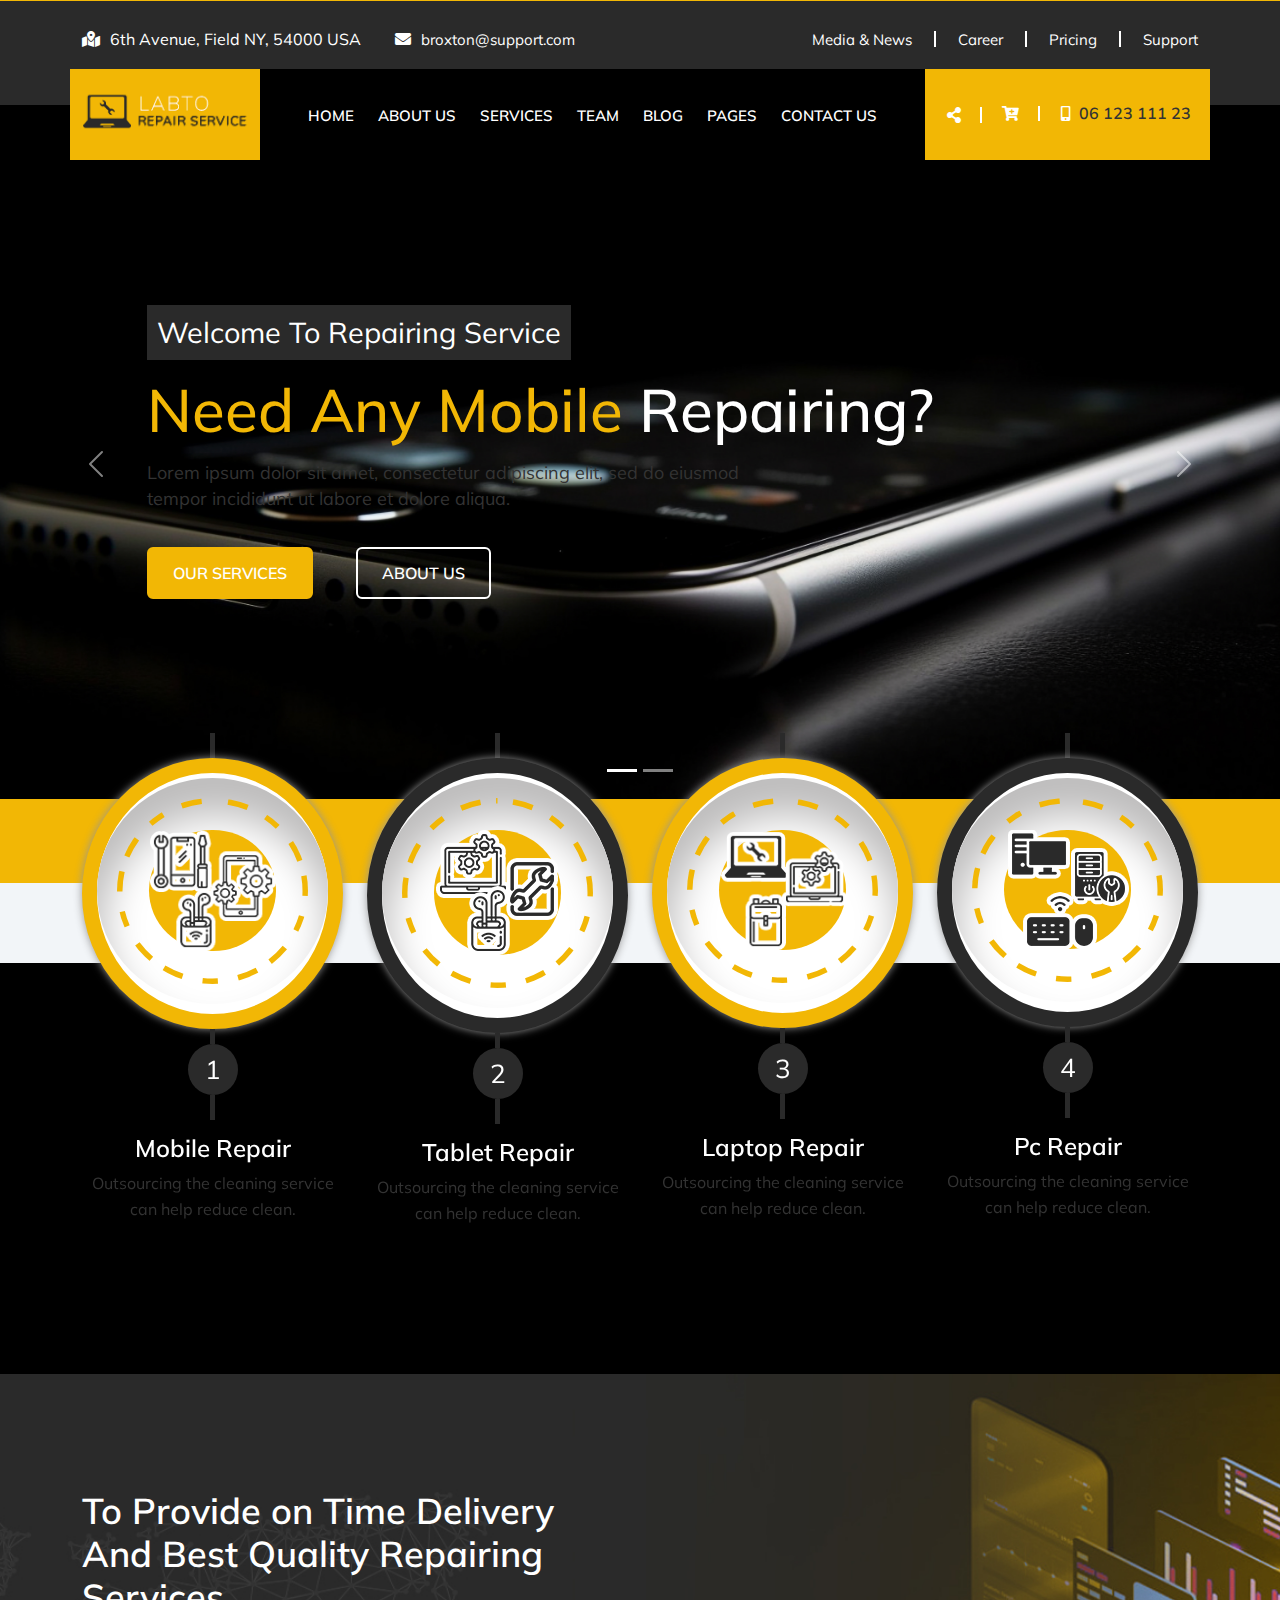
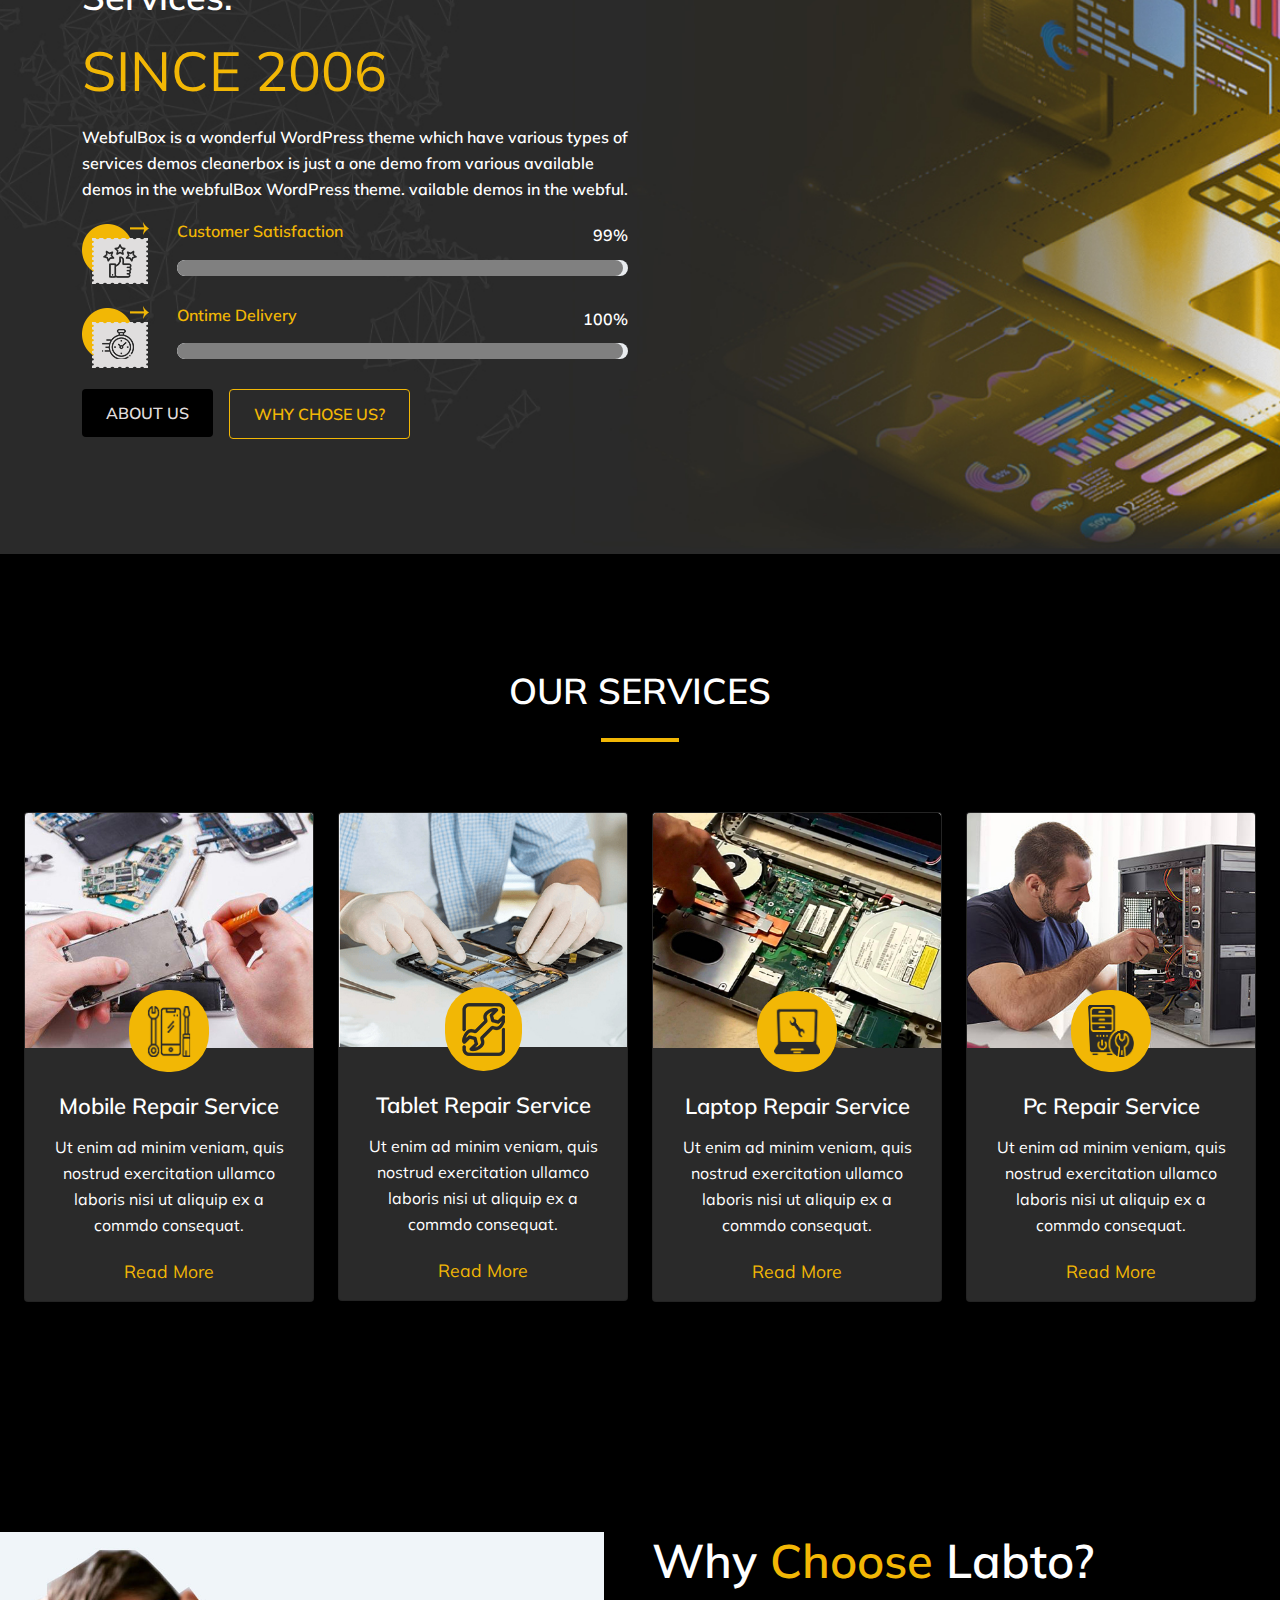
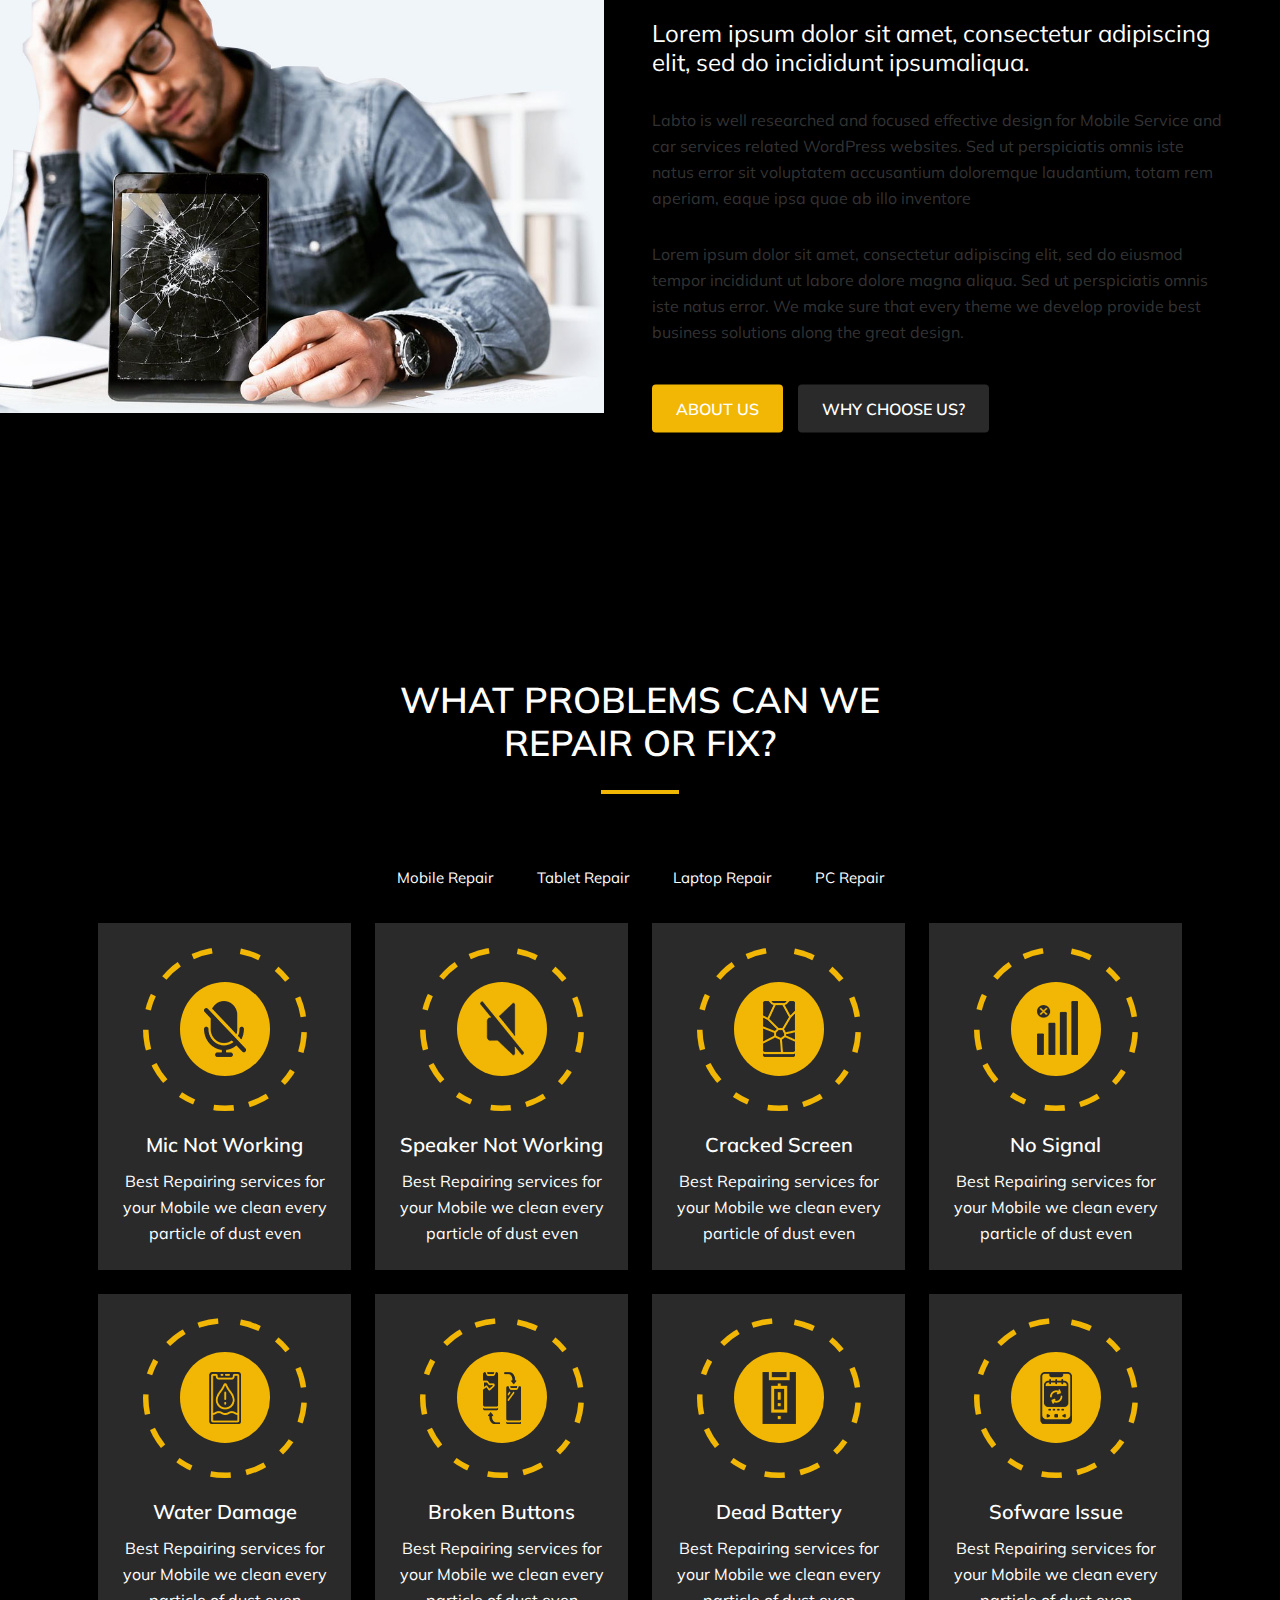
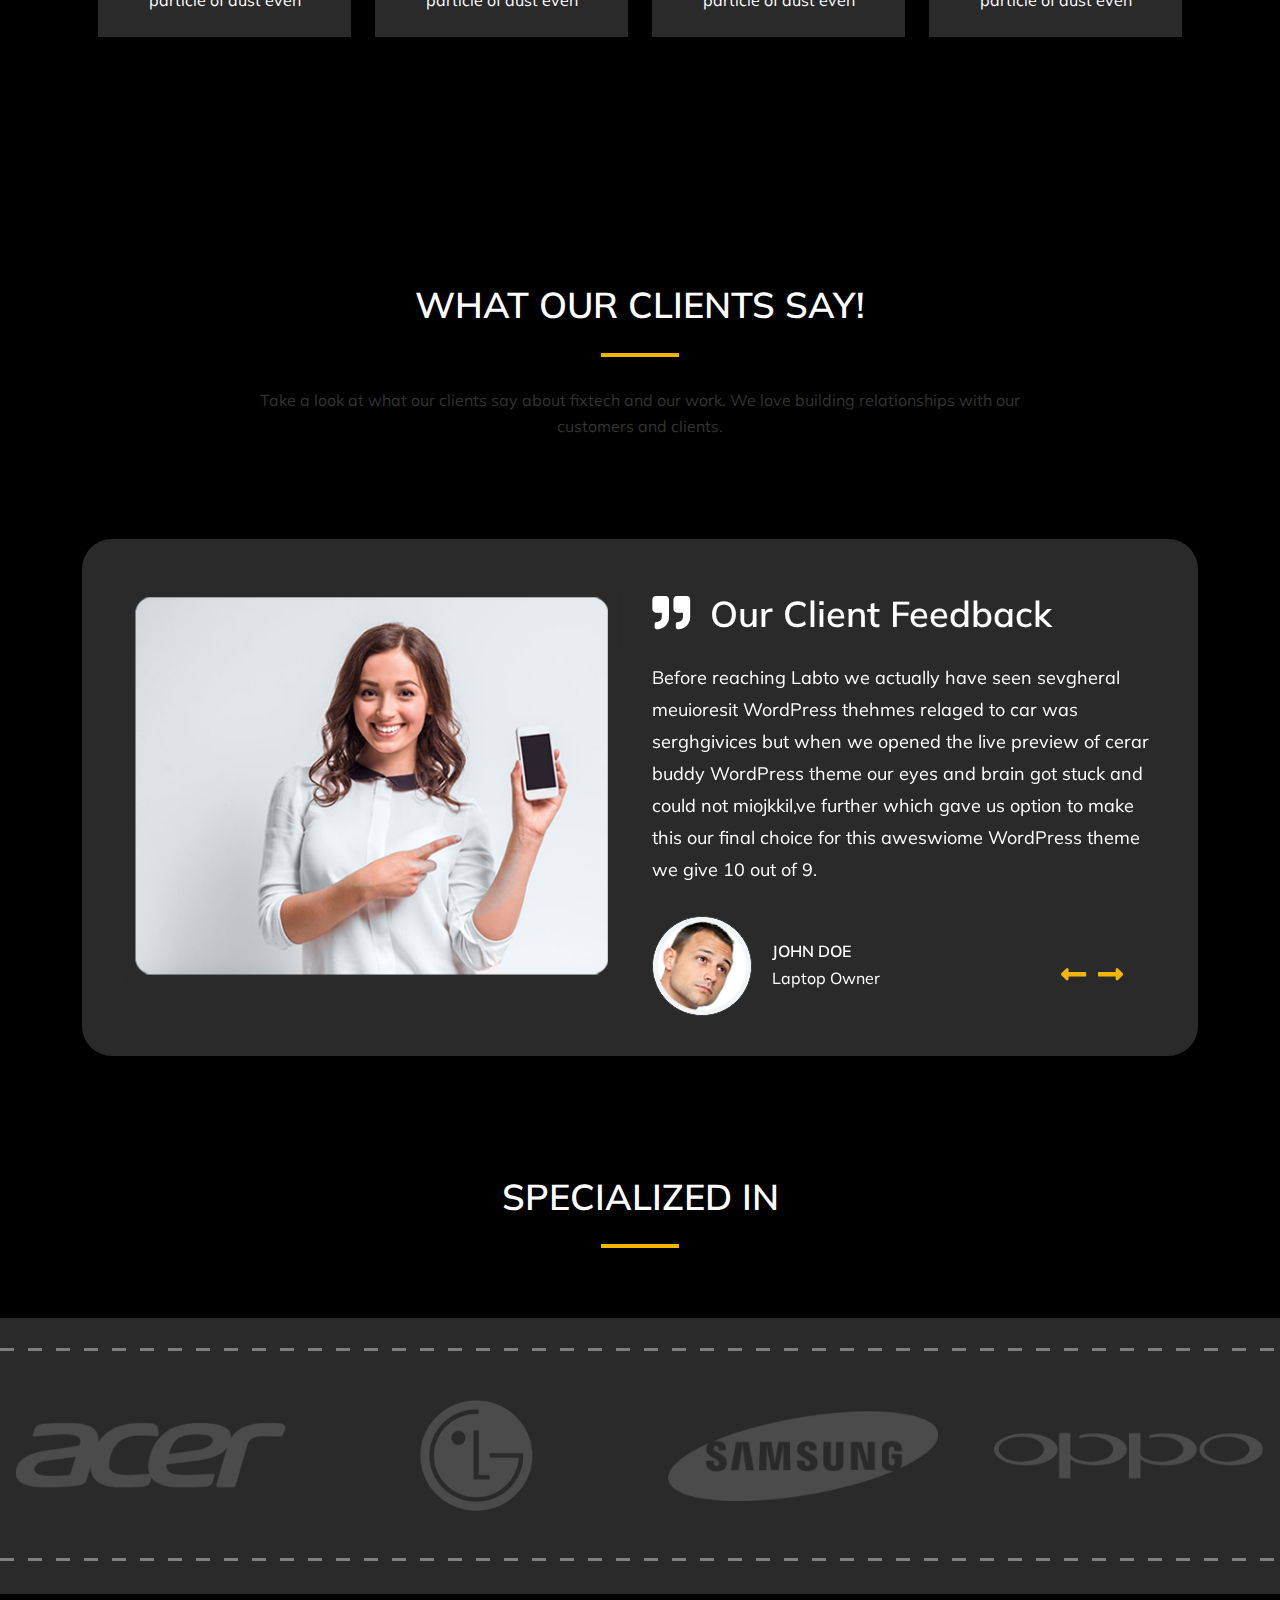
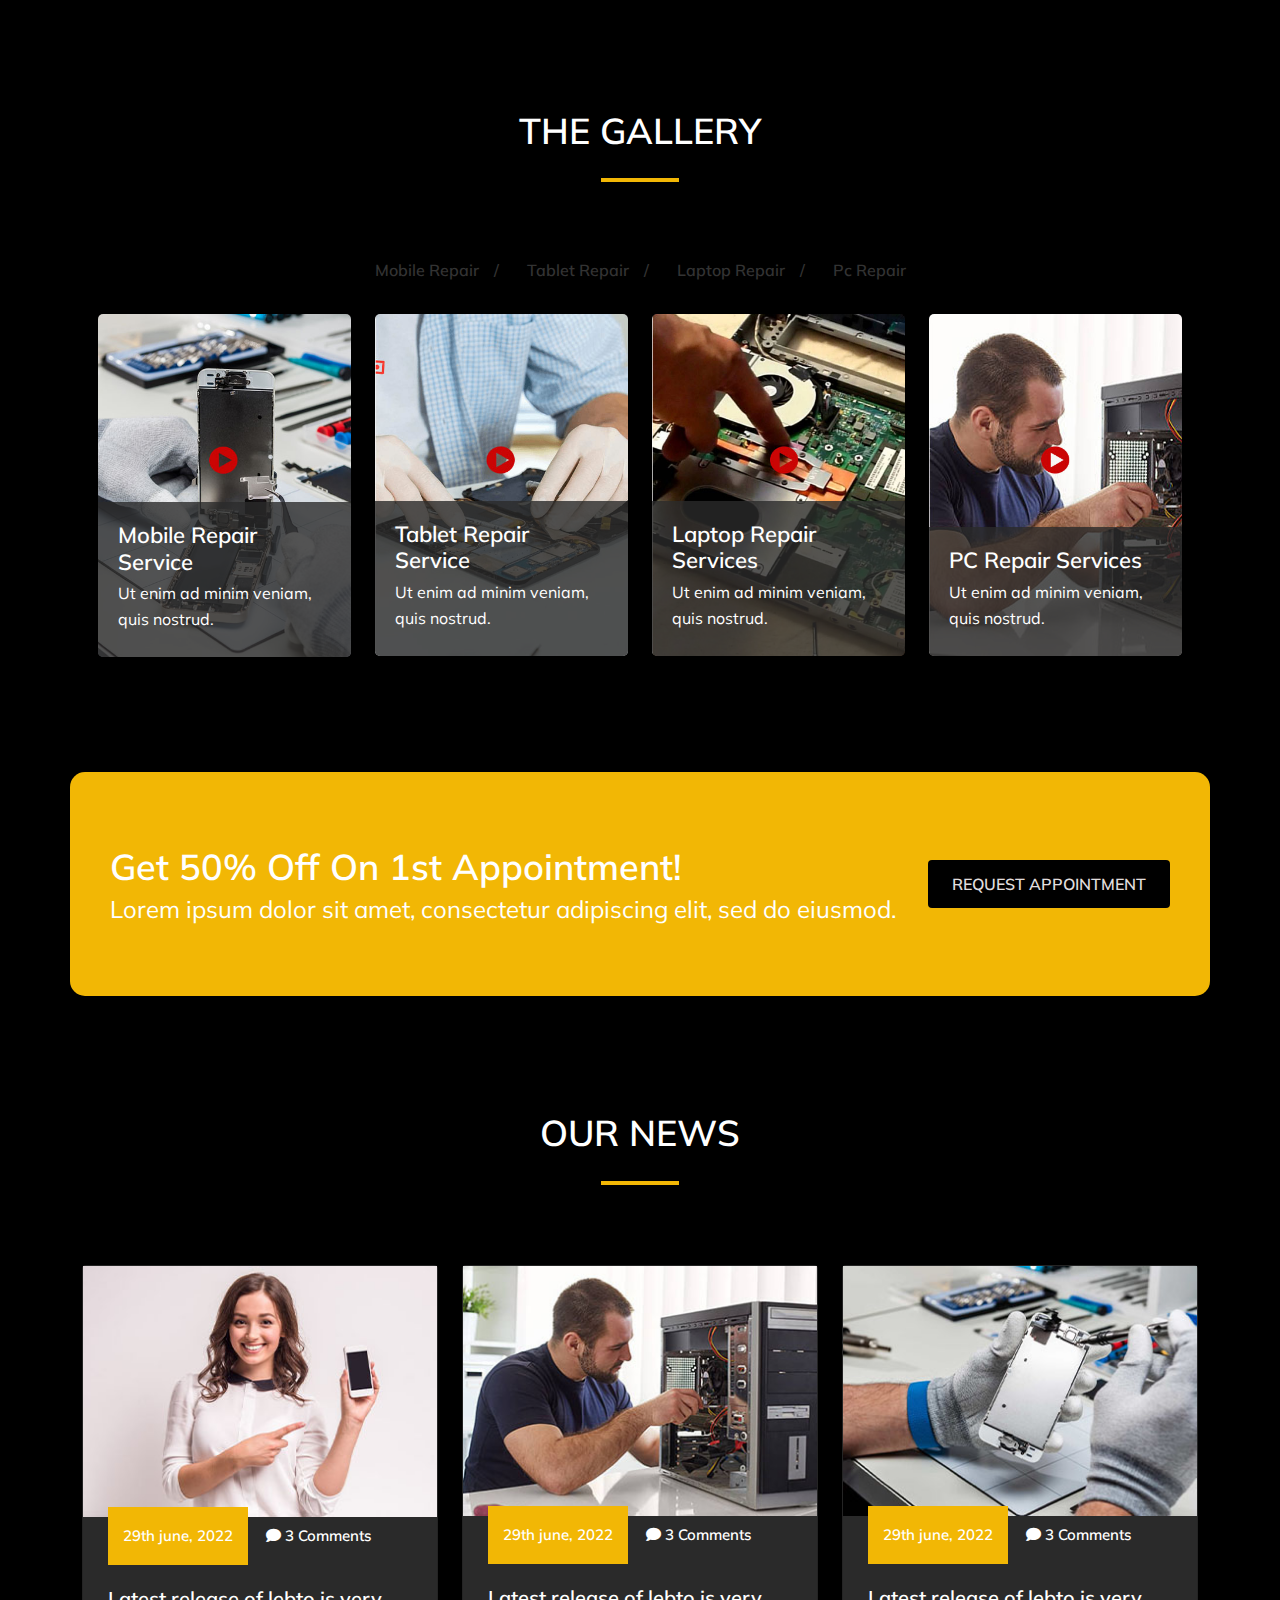
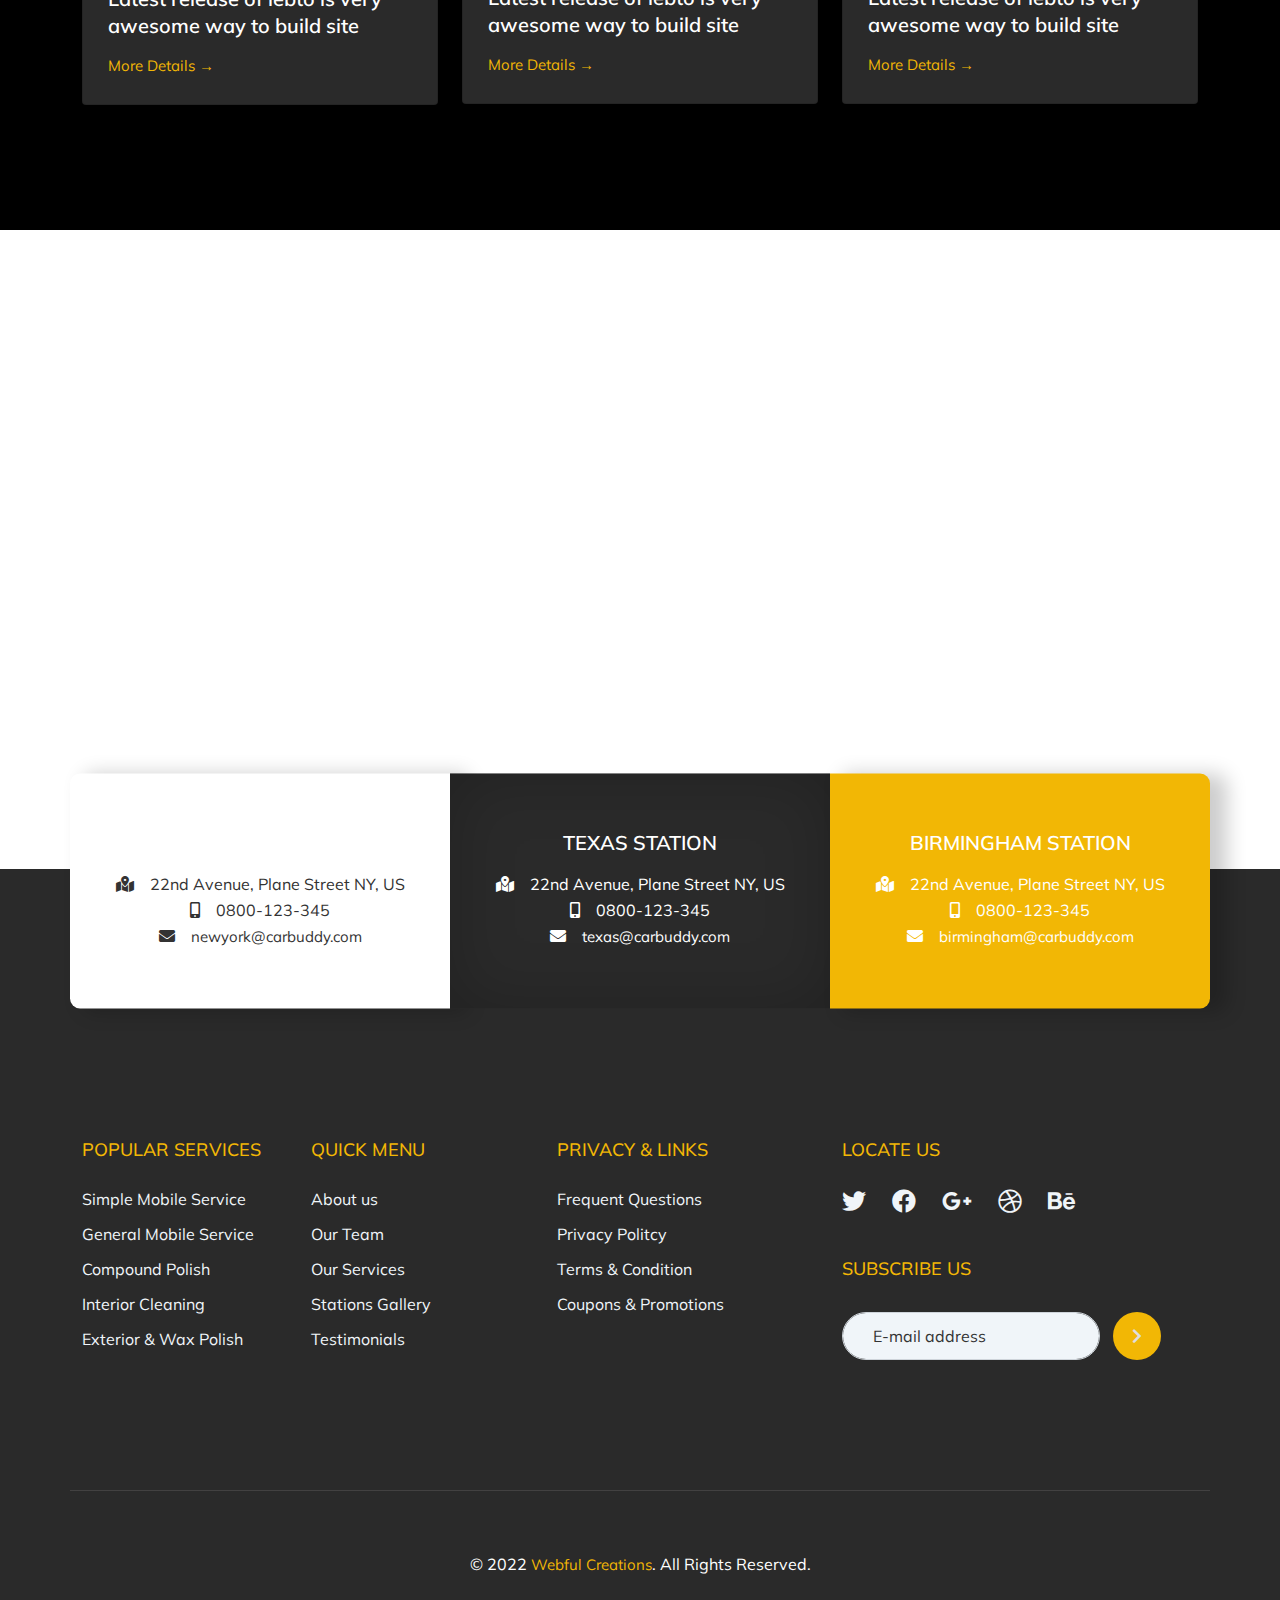
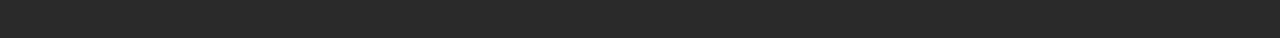
<file: HTML Template Files/index.html>
<!DOCTYPE html>
<html lang="en">

<head>
	<!-- important for compatibility charset -->
	<meta charset="utf-8" />
	<meta http-equiv="x-ua-compatible" content="ie=edge">
	<meta name="viewport" content="width=device-width, initial-scale=1.0" />

	<title>Mobile Repairing Website Template</title>

	<meta name="author" content="Webful Creations">
	<meta name="keywords" content="">
	<meta name="description" content="">

	<!-- FavIcon for Website /-->
	<link rel="shortcut icon" type="image/x-icon" href="assets/images/favicon.png">

	<!-- important for responsiveness remove to make your site non responsive. -->
	<meta name="viewport" content="width=device-width, initial-scale=1">

	<!-- Theme Styles CSS File -->
	<link rel="stylesheet" type="text/css" href="style.css" media="all" />

</head>

<body class="loaded enable-rfs">
	<div class="main-container">
		<!----------- Header Area Starts Here ------------>
		<div class="header">
			<div id="top-line"></div>
			<div class="top-bar">
				<div class="container">
					<div class="row">

						<div class="col-sm-12 col-md-12 col-lg-6">
							<div class="left-side">
								<ul class="menu">
									<li><i class="fas fa-map-marked-alt"></i>6th Avenue, Field NY, 54000 USA</li>
									<li><i class="fas fa-envelope"></i><a href="#">broxton@support.com</a></li>
								</ul>
							</div><!-- Left Side /-->
						</div><!-- Columns /-->

						<div class="col-sm-12 col-md-12 col-lg-6 clearfix">
							<div class="right-side float-end">
								<ul class="menu">
									<li><a href="#">Media & News</a></li>
									<li><a href="#">Career</a></li>
									<li><a href="#">Pricing</a></li>
									<li class="list-group-flush"><a href="#">Support</a></li>
								</ul>
							</div>
						</div><!-- Columns /-->

					</div><!-- Row /-->
				</div><!-- Container /-->
			</div>
			<!-- Top Bar /-->
			<div class="navigation">
				<div class="container">
					<div class="row">

						<div class="col-12 col-lg-2 col-md-3 col-sm-4 bg-yel">
							<div class="logo">
								<a href="index.html">
									<img src="assets/images/logo.png" alt="Logo">
								</a>
							</div>
						</div><!-- Columns /-->

						<div class="col-12 col-lg-7 col-md-4 col-sm-4">
							<div class="nav-container clearfix">
								<nav class="navbar navbar-expand-lg navbar-light">
									<button class="navbar-toggler" type="button" data-bs-toggle="collapse"
										data-bs-target="#navbarSupportedContent" aria-controls="navbarSupportedContent"
										aria-expanded="false" aria-label="Toggle navigation">
										<i class="fas fa-bars"></i>
									</button>
									<div class="collapse navbar-collapse" id="navbarSupportedContent">
										<ul class="navbar-nav">

											<li class="nav-item dropdown">
												<a class="nav-link" href="index.html" data-bs-toggle="dropdown">Home</a>
												<div class="dropdown-menu">
													<a class="dropdown-item" href="index.html">Home</a>
												</div>
											</li>

											<li class="nav-item">
												<a class="nav-link" href="about-us.html">About Us</a>
											</li>
											<li class="nav-item dropdown">
												<a class="nav-link" href="services.html" data-bs-toggle="dropdown">Services</a>
												<div class="dropdown-menu">
													<a class="dropdown-item" href="services.html">Services</a>
													<!-- <a class="dropdown-item" href="single-service.html">Single Services</a> -->
													<a class="dropdown-item" href="fixes.html">Fixes</a>
												</div>
											</li>
											<li class="nav-item dropdown">
												<a class="nav-link" href="our-team.html" data-bs-toggle="dropdown">Team</a>
												<div class="dropdown-menu">
													<a class="dropdown-item" href="our-team.html">Team</a>
													<!-- <a class="dropdown-item" href="single-service.html">Single
														Poducts</a>
												</div> -->
											</li>
											<li class="nav-item dropdown">
												<a class="nav-link" href="blog.html" data-bs-toggle="dropdown">Blog</a>
												<div class="dropdown-menu">
													<a class="dropdown-item" href="blog.html">Blog</a>
													<a class="dropdown-item" href="single-blog.html">Single Post
														Page</a>
												</div>
											</li>
											<li class="nav-item dropdown">
												<a href="#" class="nav-link" data-bs-toggle="dropdown">Pages</a>
												<div class="dropdown-menu">
													<a class="dropdown-item" href="about-us.html">About Us</a>
													<a class="dropdown-item" href="testimonial.html">Testimonials</a>
													<a class="dropdown-item" href="faqs.html">FAQ's</a>
													<a class="dropdown-item" href="#">Pricing Table</a>
													<a class="dropdown-item" href="404-error-page.html">404 Error
														Page</a>
												</div>
											</li>
											<li class="nav-item">
												<a class="nav-link" href="contact-us.html">Contact us</a>
											</li>
										</ul>
									</div>

								</nav>
							</div>
						</div><!-- Columns /-->
						<div class="col-12 col-lg-3 col-md-5 col-sm-4 bg-yel">
							<div class="nav-icons d-flex">
								<ul class="list-inline">
									<li class="list-inline-item">
										<div class="dropdown">
											<button class="btn dropdown-toggle" type="button" id="dropdownMenu2"
												data-bs-toggle="dropdown" aria-expanded="false">
												<i class="fas fa-share-alt"></i>
											</button>
											<ul class="dropdown-menu" aria-labelledby="dropdownMenu2">
												<li><a href="#"><i class="fab fa-facebook-f"></i></a></li>
												<li><a href="#"><i class="fab fa-twitter"></i></a></li>
												<li><a href="#"><i class="fab fa-instagram"></i></a></li>
												<li><a href="#"><i class="fas fa-envelope"></i></a></li>
											</ul>
										</div>

									</li>
									<li class="list-inline-item"><a href="#"><i class="fas fa-cart-plus"></i></a></li>
									<li class="list-inline-item"><a href="#"><i class="fas fa-mobile-alt"></i> <span>06
												123 111 23</span> </a></li>
									</li>
								</ul>
							</div>
						</div><!-- Columns /-->
					</div><!-- Row /-->
				</div><!-- Container /-->
			</div>
			<!-- Navigation /-->
		</div>
		<!------------- Header End /------------->

		<!------------ Banner Starts Here /------------->
		<div class="banner-info-box">

			<div class="banner-container carousel slide carousel-fade" data-bs-ride="carousel" id="main_banner">
				<div class="main-banner carousel-inner">
					<ol class="carousel-indicators">
						<li data-bs-target="#main_banner" data-bs-slide-to="0" class="active"></li>
						<li data-bs-target="#main_banner" data-bs-slide-to="1"></li>
					</ol>
					<div class="slide carousel-item active pb-4">
						<div class="banner-text-one">
							<div class="slide-text">
								<div class="container">
									<h3>Welcome To Repairing Service</h3>
									<h2 class="rfs-5"><span>Need Any Mobile</span> Repairing?</h2>
									<p>Lorem ipsum dolor sit amet, consectetur adipiscing elit, sed do eiusmod
										<br>tempor
										incididunt ut labore et dolore aliqua.
									</p>
									<a href="#" class="btn btn-light btn-dark-animated">Our Services</a>
									<a href="#" class="btn btn-dark  btn-animated">About Us</a>
								</div>
							</div>
						</div>
					</div><!-- Slide /-->
					<div class="slide carousel-item pb-4">
						<div class="banner-text-two">
							<div class="slide-text">
								<div class="container">
									<h3>Welcome To Repairing Service</h3>
									<h2 class="rfs-5"><span>Need Any Computer</span> Repairing?</h2>
									<p>Lorem ipsum dolor sit amet, consectetur adipiscing elit, sed do eiusmod
										<br>tempor
										incididunt ut labore et dolore aliqua.
									</p>
									<a href="#" class="btn btn-light btn-dark-animated">Our Services</a>
									<a href="#" class="btn btn-dark  btn-animated">About Us</a>
								</div>
							</div>
						</div>
					</div><!-- Slide /-->

					<a class="carousel-control-prev" href="#main_banner" role="button" data-bs-slide="prev">
						<span class="carousel-control-prev-icon" aria-hidden="true"></span>
						<span class="visually-hidden">Previous</span>
					</a>
					<a class="carousel-control-next" href="#main_banner" role="button" data-bs-slide="next">
						<span class="carousel-control-next-icon" aria-hidden="true"></span>
						<span class="visually-hidden">Next</span>
					</a>
				</div><!-- Main Banner /-->
			</div>
		</div>
		<!------------ Banner Container /------------->

		<!------------ Icon Services Start /----------->
		<div class="icon-services-bg">
			<div class="icon-services">
				<div class="container">
					<div class="row">
						<div class="col-sm-12 col-md-6 col-lg-3">
							<div class="icon-box">
								<div class="icon-line"></div>
								<div class="rounded-circle outer-yel ">
									<div class="inner">
										<div class="dashed-inner">
											<div class="icon-img">
												<a href="#"><img src="assets/images/help/icon-service/1.png"></a>
											</div>
										</div>
									</div>
								</div>
								<div class="icon-line2"></div>
								<h3>1</h3>
								<div class="icon-line"></div>
								<h2><a href="#"> Mobile Repair</a></h2>
								<p>Outsourcing the cleaning service can help reduce clean.</p>
								<hr>
							</div>
							<!-- icon-box 1 End  -->
						</div>
						<!--collum-icon-box End-->

						<div class="col-sm-12 col-md-6 col-lg-3">
							<div class="icon-box">
								<div class="icon-line"></div>
								<div class="rounded-circle outer-gray">
									<div class="inner">
										<div class="dashed-inner">
											<div class="icon-img">
												<a href="#"><img src="assets/images/help/icon-service/2.png"></a>
											</div>
										</div>
									</div>
								</div>
								<div class="icon-line2"></div>
								<h3>2</h3>
								<div class="icon-line"></div>
								<h2><a href="#"> Tablet Repair</a></h2>
								<p>Outsourcing the cleaning service can help reduce clean.</p>
								<hr>
							</div>
							<!-- icon-box 1 End  -->
						</div>
						<!--collum-icon-box End-->


						<div class="col-sm-12 col-md-6 col-lg-3">
							<div class="icon-box">
								<div class="icon-line"></div>
								<div class="rounded-circle outer-yel ">
									<div class="inner">
										<div class="dashed-inner">
											<div class="icon-img">
												<a href="#"><img src="assets/images/help/icon-service/3.png"></a>
											</div>
										</div>
									</div>
								</div>
								<div class="icon-line2"></div>
								<h3>3</h3>
								<div class="icon-line"></div>
								<h2><a href="#"> Laptop Repair</a></h2>
								<p>Outsourcing the cleaning service can help reduce clean.</p>
								<hr>
							</div>
							<!-- icon-box 1 End  -->
						</div>
						<!--collum-icon-box End-->


						<div class="col-sm-12 col-md-6 col-lg-3">
							<div class="icon-box">
								<div class="icon-line"></div>
								<div class="rounded-circle outer-gray">
									<div class="inner">
										<div class="dashed-inner">
											<div class="icon-img">
												<a href="#"><img src="assets/images/help/icon-service/4.png"></a>
											</div>
										</div>
									</div>
								</div>
								<div class="icon-line2"></div>
								<h3>4</h3>
								<div class="icon-line"></div>
								<h2><a href="#"> Pc Repair</a></h2>
								<p>Outsourcing the cleaning service can help reduce clean.</p>
								<hr>
							</div>
							<!-- icon-box 1 End  -->
						</div>
						<!--collum-icon-box End-->
					</div>
					<!--row-->
				</div><!-- container -->
			</div>
		</div>
		<!------------ Icon Services End /------------>

		<!------------- Banner Info Box /------------>

		<div class="about-section dark-grey-bg spacer">
			<div class="container">
				<div class="row">

					<div class="col-sm-12 col-md-12 col-lg-6">
						<div class="about-text-info">
							<h3>To Provide on Time Delivery And Best Quality Repairing Services.</h3>
							<h2>SINCE 2006</h2>
							<div class="about-text">
								<p>WebfulBox is a wonderful WordPress theme which have various types of services demos
									cleanerbox is just a one demo from various available demos in the webfulBox
									WordPress theme. vailable demos in the webful.</p>
							</div>

							<div class="row about-part ">
								<div class="col-lg-2 about-icon">
									<img class="main-img" src="assets/images/help/about-us/icon1.png"
										alt="Mobile Repairing">
								</div>
								<div class="col services-text">
									<div class="services-title clearfix">
										<h4 class="title"> Customer Satisfaction</h4>
										<p class="float-end">99%</p>
									</div>
									<div class="progress">
										<div class="progress-bar w-75" role="progressbar" aria-valuenow="95"
											aria-valuemin="0" aria-valuemax="100"></div>
									</div>
								</div>
							</div>
							<!--about-part end-->


							<div class="row about-part ">
								<div class="col-lg-2 about-icon">
									<img class="main-img" src="assets/images/help/about-us/icon2.png"
										alt="Mobile Repairing">
								</div>
								<div class="col services-text">
									<div class="services-title clearfix">
										<h4 class="title"> Ontime Delivery </h4>
										<p class="float-end">100%</p>
									</div>
									<div class="progress">
										<div class="progress-bar w-75" role="progressbar" aria-valuenow="95"
											aria-valuemin="0" aria-valuemax="100"></div>
									</div>
								</div>
							</div>
							<!--about-part end-->
							<ul class="menu">
								<li><a class="btn btn-primary">About Us</a></li>
								<li><a class="btn btn-secondary">Why Chose Us?</a></li>
							</ul>
							
						</div>

					</div><!-- columns /-->

					<div class="col-sm-12 col-md-12 col-lg-6"></div><!-- columns /-->
				</div><!-- Row /-->
			</div><!-- Container /-->
		</div>
		<!------------- About Us End /------------>

		<!------------- Our Services /------------>
		<div class="our-services spacer clearfix">
			<div class="section-title">
				<h2>Our Services</h2>
			</div><!-- Section Title /-->
			<div class="services-box pad-box">
				<div class="row">
					<div class="col-sm-12 col-md-6 col-lg-3 pad-top-bot">
						<div class="card service-outer">
							<div class="service-img">
								<img class="card-img-top" src="assets/images/help/our-services/thumbnail1.jpg"
									alt="Service image cap">
								<div class="card-icon"><img src="assets/images/help/our-services/icon1.png"
										alt="service icon"></div>
							</div>
							<div class="card-body service-body">
								<h5 class="card-title">Mobile Repair Service</h5>
								<p class="card-text">Ut enim ad minim veniam, quis nostrud exercitation ullamco laboris
									nisi ut aliquip ex a commdo consequat.</p>
								<a href="repairing-service.html" class="btn-link">Read More</a>
							</div>
						</div>
					</div>
					<!--service column End-->

					<div class="col-sm-12 col-md-6 col-lg-3 pad-top-bot">
						<div class="card service-outer">
							<div class="service-img">
								<img class="card-img-top" src="assets/images/help/our-services/thumbnail2.jpg"
									alt="Service image cap">
								<div class="card-icon"><img src="assets/images/help/our-services/icon2.png"
										alt="service icon"></div>
							</div>
							<div class="card-body service-body">
								<h5 class="card-title">Tablet Repair Service</h5>
								<p class="card-text">Ut enim ad minim veniam, quis nostrud exercitation ullamco laboris
									nisi ut aliquip ex a commdo consequat.</p>
								<a href="repairing-service.html" class="btn-link">Read More</a>
							</div>
						</div>
					</div>
					<!--service column End-->

					<div class="col-sm-12 col-md-6 col-lg-3 pad-top-bot">
						<div class="card service-outer">
							<div class="service-img">
								<img class="card-img-top" src="assets/images/help/our-services/thumbnail3.jpg"
									alt="Service image cap">
								<div class="card-icon"><img src="assets/images/help/our-services/icon3.png"
										alt="service icon"></div>
							</div>
							<div class="card-body service-body">
								<h5 class="card-title">Laptop Repair Service</h5>
								<p class="card-text">Ut enim ad minim veniam, quis nostrud exercitation ullamco laboris
									nisi ut aliquip ex a commdo consequat.</p>
								<a href="repairing-service.html" class="btn-link">Read More</a>
							</div>
						</div>
					</div>
					<!--service column End-->

					<div class="col-sm-12 col-md-6 col-lg-3 pad-top-bot">
						<div class="card service-outer">
							<div class="service-img">
								<img class="card-img-top" src="assets/images/help/our-services/thumbnail4.jpg"
									alt="Service image cap">
								<div class="card-icon"><img src="assets/images/help/our-services/icon4.png"
										alt="service icon"></div>
							</div>
							<div class="card-body service-body">
								<h5 class="card-title">Pc Repair Service</h5>
								<p class="card-text">Ut enim ad minim veniam, quis nostrud exercitation ullamco laboris
									nisi ut aliquip ex a commdo consequat.</p>
								<a href="repairing-service.html" class="btn-link">Read More</a>
							</div>
						</div>
					</div>
					<!--service column End-->

				</div>
			</div>
		</div>
		<!------------- Our Services End /------------>

		<!------------- Why Choose Us Strts /------------>

		<div class="choose-us-section grey-bg spacer">
			<div class="row">
				<div class="col-sm-12 col-md-6 col-lg-6 pad-top-bot">
					<div class="choose-us-img">
						<img src="assets/images/help/choose-us.jpg" alt="Choose-Us-img">
					</div>
				</div><!-- columns /-->

				<div class="col-sm-12 col-md-6 col-lg-6">
					<div class="choose-info">
						<h3>Why <span>Choose </span> Labto?</h3>
						<h2>Lorem ipsum dolor sit amet, consectetur adipiscing elit, sed do incididunt ipsumaliqua.</h2>
						<div class="choose-text">
							<p>Labto is well researched and focused effective design for Mobile Service and car services
								related WordPress websites. Sed ut perspiciatis omnis iste natus error sit voluptatem
								accusantium doloremque laudantium, totam rem aperiam, eaque ipsa quae ab illo inventore
							</p>
							<p>Lorem ipsum dolor sit amet, consectetur adipiscing elit, sed do eiusmod tempor incididunt
								ut
								labore dolore magna aliqua. Sed ut perspiciatis omnis iste natus error. We make sure
								that
								every theme we develop provide best business solutions along the great design.</p>
						</div>
						<ul class="menu">
							<li><a class="btn btn-primary">About Us</a></li>
							<li><a class="btn btn-secondary">Why Choose Us?</a></li>
						</ul>


					</div>
				</div><!-- columns /-->
			</div><!-- Row /-->
		</div><!-- choose Us section /-->

		<!------------- Why Choose Us Ends /------------>

		<!------------- What Problems can we Fix Starts /------------>
		<div class="what-prob spacer">
			<div class="section-title">
				<h2>What Problems Can We Repair or Fix?</h2>
			</div><!-- Section Title /-->

			<div class="container">
				<div class="inner-problem">
					<p>
						<a class="" data-bs-toggle="collapse" href="#multiCollapseExample1" role="button"
							aria-expanded="false" aria-controls="multiCollapseExample1">Mobile Repair</a>
						<a class="" data-bs-toggle="collapse" href="#multiCollapseExample1" role="button"
							aria-expanded="false" aria-controls="multiCollapseExample1">Tablet Repair</a>
						<a class="" data-bs-toggle="collapse" href="#multiCollapseExample1" role="button"
							aria-expanded="false" aria-controls="multiCollapseExample1">Laptop Repair</a>
						<a class="" data-bs-toggle="collapse.show" href="#multiCollapseExample1" role="button"
							aria-expanded="false" aria-controls="multiCollapseExample1">PC Repair</a>

					</p>
					<div class="row">
						<div class="col">
							<div class="collapse.show multi-collapse" id="multiCollapseExample1">
								<div class="card-body">
									<div class="featured-services">

										<div class="row mb-4">

											<div class="col-sm-12 col-md-6 col-lg-3 pad-top-bot">
												<div class="featured-box">
													<div class="dashed-inner">
														<div class="icon-img">
															<a href="#"><img
																	src="assets/images/help/what-problem/icon1.png"
																	alt="#"></a>
														</div>
													</div>
													<h4><a href="#">Mic Not Working</a></h4>
													<p>Best Repairing services for your Mobile we clean every
														particle of dust even</p>
												</div>
											</div><!-- Columns /-->

											<div class="col-sm-12 col-md-6 col-lg-3 pad-top-bot">
												<div class="featured-box">
													<div class="dashed-inner">
														<div class="icon-img">
															<a href="#"><img
																	src="assets/images/help/what-problem/icon2.png"
																	alt="#"></a>
														</div>
													</div>
													<h4><a href="#">Speaker Not Working</a></h4>
													<p>Best Repairing services for your Mobile we clean every
														particle of dust even</p>
												</div>
											</div><!-- Columns /-->

											<div class="col-sm-12 col-md-6 col-lg-3 pad-top-bot">
												<div class="featured-box">
													<div class="dashed-inner">
														<div class="icon-img">
															<a href="#"><img
																	src="assets/images/help/what-problem/icon3.png"
																	alt="#"></a>
														</div>
													</div>
													<h4><a href="#">Cracked Screen</a></h4>
													<p>Best Repairing services for your Mobile we clean every
														particle of dust even</p>
												</div>
											</div><!-- Columns /-->

											<div class="col-sm-12 col-md-6 col-lg-3 pad-top-bot">
												<div class="featured-box">
													<div class="dashed-inner">
														<div class="icon-img">
															<a href="#"><img
																	src="assets/images/help/what-problem/icon4.png"
																	alt="#"></a>
														</div>
													</div>
													<h4><a href="#">No Signal</a></h4>
													<p>Best Repairing services for your Mobile we clean every
														particle of dust even</p>
												</div>
											</div><!-- Columns /-->

										</div><!-- Row /-->

										<div class="row">

											<div class="col-sm-12 col-md-6 col-lg-3 pad-top-bot">
												<div class="featured-box">
													<div class="dashed-inner">
														<div class="icon-img">
															<a href="#"><img
																	src="assets/images/help/what-problem/icon5.png"
																	alt="#"></a>
														</div>
													</div>
													<h4><a href="#">Water Damage</a></h4>
													<p>Best Repairing services for your Mobile we clean every
														particle of dust even</p>
												</div>
											</div><!-- Columns /-->

											<div class="col-sm-12 col-md-6 col-lg-3 pad-top-bot">
												<div class="featured-box">
													<div class="dashed-inner">
														<div class="icon-img">
															<a href="#"><img
																	src="assets/images/help/what-problem/icon6.png"
																	alt="#"></a>
														</div>
													</div>
													<h4><a href="#">Broken Buttons</a></h4>
													<p>Best Repairing services for your Mobile we clean every
														particle of dust even</p>
												</div>
											</div><!-- Columns /-->

											<div class="col-sm-12 col-md-6 col-lg-3 pad-top-bot">
												<div class="featured-box">
													<div class="dashed-inner">
														<div class="icon-img">
															<a href="#"><img
																	src="assets/images/help/what-problem/icon7.png"
																	alt="#"></a>
														</div>
													</div>
													<h4><a href="#">Dead Battery</a></h4>
													<p>Best Repairing services for your Mobile we clean every
														particle of dust even</p>
												</div>
											</div><!-- Columns /-->

											<div class="col-sm-12 col-md-6 col-lg-3 pad-top-bot">
												<div class="featured-box">
													<div class="dashed-inner">
														<div class="icon-img">
															<a href="#"><img
																	src="assets/images/help/what-problem/icon8.png"
																	alt="#"></a>
														</div>
													</div>
													<h4><a href="#">Sofware Issue</a></h4>
													<p>Best Repairing services for your Mobile we clean every
														particle of dust even</p>
												</div>
											</div><!-- Columns /-->

										</div><!-- Row /-->

									</div>
									<!-- Featured Services/-->

								</div>
							</div>
						</div>
					</div>

				</div>
				<!--inner problem-->
			</div>
		</div>
		<!------------- What Problems can we Fix Ends /-------------->


		<!------------- Testimonial starts /-------------->
		<div class="testimoni-outer spacer">
			<div class="section-title">
				<h2>What Our Clients Say!</h2>
				<p>Take a look at what our clients say about fixtech and our work. We love building relationships with
					our customers and clients.</p>
			</div><!-- Section Title /-->
			<div class="container pb-5">
				<div class="testi-inner ">
					<div class="row">
						<div class="col-sm-12 col-md-6 col-lg-6">
							<img src="assets/images/help/testimonial/girl.png" alt="Girl Image">
						</div><!-- Columns /-->

						<div class="col-sm-12 col-md-6 col-lg-6">
							<div class="testimonial carousel slide carousel-fade" data-bs-ride="carousel"
								id="testimonial">
								<div class="carousel-indicators">
									<button type="button" data-bs-target="#testimonial" data-bs-slide-to="0"
										class="active" aria-current="true" aria-label="Slide 1"><i
											class="fas fa-long-arrow-alt-left"></i></button>
									<button type="button" data-bs-target="#testimonial" data-bs-slide-to="1"
										aria-label="Slide 2"><i class="fas fa-long-arrow-alt-right"></i></button>
								</div>
								<div class="testimonials carousel-inner">

									<div class="testimonial-slid slide carousel-item active">
										<div class="testimonial-text">
											<h3><i class="fas fa-quote-right"></i> Our Client Feedback</h3>
											<p>Before reaching Labto we actually have seen sevgheral meuioresit
												WordPress thehmes relaged to car was serghgivices but when we opened the
												live preview of cerar buddy WordPress theme our eyes and brain got stuck
												and could not miojkkil,ve further which gave us option to make this our
												final choice for this aweswiome WordPress theme we give 10 out of 9.
											</p>
										</div>
										<div class="testimonial-img">
											<img src="assets/images/help/testimonial/testimonial-1.png" alt="">
											<h6>John Doe</h6>
											<p>Laptop Owner</p>
										</div>
									</div>

									<div class="testimonial-slid slide carousel-item">
										<div class="testimonial-text">
											<h3><i class="fas fa-quote-right"></i> Our Client Feedback</h3>
											<p>Before reaching Labto we actually have seen sevgheral meuioresit
												WordPress thehmes relaged to car was serghgivices but when we opened the
												live preview of cerar buddy WordPress theme our eyes and brain got stuck
												and could not miojkkil,ve further which gave us option to make this our
												final choice for this aweswiome WordPress theme we give 10 out of 10.
											</p>
										</div>
										<div class="testimonial-img">
											<img src="assets/images/help/testimonial/testimonial-2.png" alt="">
											<h6>John Doe</h6>
											<p>Mobile Owner</p>
										</div>
									</div>

								</div><!-- Testimonials /-->
							</div>
						</div><!-- Columns /-->

					</div><!-- Row /-->
				</div>
				<div class="module100"></div>
			</div><!-- Container /-->
		</div>
		<!------------- Testimonial Ends /---------------->

		<!------------- Specialized Start /---------------->
		<div class="specialize">
			<div class="section-title">
				<h2>Specialized In</h2>
			</div><!-- Section Title /-->
			<div class="specialize-inner">
				<div class="border-dash"></div>
				<div class="row image-area">
					<div class="col-sm-12 col-md-3 col-lg-3">
						<div class="specialize-img">
							<a href="#"><img src="assets/images/help/specialize/specialize-img2.png" alt="" /></a>
						</div>
					</div><!-- Columns /-->

					<div class="col-sm-12 col-md-3 col-lg-3">
						<div class="specialize-img">
							<a href="#"><img src="assets/images/help/specialize/specialize-img1.png" alt="" /></a>
						</div>
					</div><!-- Columns /-->

					<div class="col-sm-12 col-md-3 col-lg-3">
						<div class="specialize-img">
							<a href="#"><img src="assets/images/help/specialize/specialize-img3.png" alt="" /></a>
						</div>
					</div><!-- Columns /-->

					<div class="col-sm-12 col-md-3 col-lg-3">
						<div class="specialize-img">
							<a href="#"><img src="assets/images/help/specialize/specialize-img4.png" alt="" /></a>
						</div>
					</div><!-- Columns /-->

				</div><!-- Row /-->
				<div class="border-dash"></div>
			</div>
		</div>
		<!------------- Specialized Ends Here /---------------->

		<!------------- Gallary Starts Here /---------------->
		<div class="gallery spacer clearfix pad-box">
			<div class="section-title">
				<h2>The Gallery</h2>
			</div><!-- Section Title /-->


			<div class="gallery-box" data-js="filtering-demo">

				<div class="filter-button-group button-group js-radio-button-group">
					<button class="button is-checked" data-filter="*">Mobile Repair <span>/</span></button>
					<button class="button" data-filter=".metal">Tablet Repair<span>/</span> </button>
					<button class="button" data-filter=".transition">Laptop Repair <span>/</span></button>
					<button class="button" data-filter=".alkali, .alkaline-earth">Pc
						Repair</button>
				</div>

				<div class="grid gallery-video">
					<div class="row text-center">
						<div class="col-sm-12 col-md-6 col-lg-3 pad-top-bot">
							<div class="zoom element-item transition metal " data-category="metal">
								<img src="assets/images/help/gallery/gallery-img-1.jpg" alt="" />
								<div class="video-heading">
									<h3>Mobile Repair Service</h3>
									<p>Ut enim ad minim veniam, quis nostrud.</p>
								</div>
							</div>
						</div>
						<!--column-->

						<div class="col-sm-12 col-md-6 col-lg-3 pad-top-bot">
							<div class="zoom element-item transition metal " data-category="metal">
								<img src="assets/images/help/gallery/gallery-img-2.jpg" alt="" />
								<div class="video-heading">
									<h3>Tablet Repair Service</h3>
									<p>Ut enim ad minim veniam, quis nostrud.</p>
								</div>
							</div>
						</div>
						<!--column-->

						<div class="col-sm-12 col-md-6 col-lg-3 pad-top-bot">
							<div class="zoom element-item transition metal " data-category="metal">
								<img src="assets/images/help/gallery/gallery-img-3.jpg" alt="" />
								<div class="video-heading">
									<h3>Laptop Repair Services</h3>
									<p>Ut enim ad minim veniam, quis nostrud.</p>
								</div>
							</div>
						</div>
						<!--column-->

						<div class="col-sm-12 col-md-6 col-lg-3 pad-top-bot">
							<div class="zoom element-item transition metal " data-category="metal">
								<img src="assets/images/help/gallery/gallery-img-4.jpg" alt="" />
								<div class="video-heading">
									<h3>PC Repair Services</h3>
									<p>Ut enim ad minim veniam, quis nostrud.</p>
								</div>
							</div>
						</div>
						<!--column-->

					</div><!-- Row /-->
				</div>
				<!--grid gallery-->

			</div>
			<!--gallery-box-->

		</div>
		<!------------- Gallary Ends Here /---------------->

		<!------------- Call to action starts Here /---------------->

		<div class="call-to-action double-bg">
			<div class="container org-bg btn-dark-animated">
				<div class="row">

					<div class="col-sm-12 col-md-9 col-lg-9">
						<div class="call-text">
							<h2>Get 50% Off On 1st Appointment!</h2>
							<p>Lorem ipsum dolor sit amet, consectetur adipiscing elit, sed do eiusmod.</p>
						</div>
					</div><!-- Clumns /-->


					<div class="col-sm-12 col-md-3 col-lg-3">
						<div class="call-button">
							<a class="btn btn-primary">Request Appointment</a>
						</div>
					</div><!-- Clumns /-->

				</div><!-- Row /-->
			</div><!-- Container /-->
		</div>
		<!------------- Call to action Ends Here /---------------->

		<!------------- News Starts Here /---------------->

		<div class="our-news spacer grey-bg clearfix">
			<div class="section-title">
				<h2>Our News</h2>
			</div><!-- Section Title /-->
			<div class="container">
				<div class="row">

					<div class="col-sm-12 col-md-4 col-lg-4">

						<div class="card news-wrap">
							<img src="assets/images/help/news/news-img1.jpg" alt="/">
							<div class="card-body news-text">
								<h6>29th june, 2022</h6>
								<h5 class="card-title"><i class="fas fa-comment"></i> 3 Comments</h5>
								<h4 class="card-text news-name"><a href="blog.html"> Latest release of lebto is very
										awesome way to build site</a></h4>
								<div class="card-link">
									<a href="blog.html" class="card-link">More Details →</a>
								</div>
							</div>
						</div>

					</div><!-- Columns /-->

					<div class="col-sm-12 col-md-4 col-lg-4">

						<div class="card news-wrap">
							<img src="assets/images/help/news/news-img2.jpg" alt="/">
							<div class="card-body news-text">
								<h6>29th june, 2022</h6>
								<h5 class="card-title"><i class="fas fa-comment"></i> 3 Comments</h5>
								<h4 class="card-text news-name"><a href="blog.html"> Latest release of lebto is very
										awesome way to build site</a></h4>
								<div class="card-link">
									<a href="blog.html" class="card-link">More Details →</a>
								</div>
							</div>
						</div>

					</div><!-- Columns /-->
					<div class="col-sm-12 col-md-4 col-lg-4">

						<div class="card news-wrap">
							<img src="assets/images/help/news/news-img3.jpg" alt="/">
							<div class="card-body news-text">
								<h6>29th june, 2022</h6>
								<h5 class="card-title"><i class="fas fa-comment"></i> 3 Comments</h5>
								<h4 class="card-text news-name"><a href="blog.html"> Latest release of lebto is very
										awesome way to build site</a></h4>
								<div class="card-link">
									<a href="blog.html" class="card-link">More Details →</a>
								</div>
							</div>
						</div>

					</div><!-- Columns /-->

				</div><!-- Row /-->
			</div><!-- Container /-->
		</div>
		<!------------- News Ends Here /------------------>

<!------------- Map Section Starts Here /------------------>
		<div class="map">
			<iframe
					src="https://www.google.com/maps/embed?pb=!1m18!1m12!1m3!1d387193.30614410306!2d-74.25988034223427!3d40.69714938340079!2m3!1f0!2f0!3f0!3m2!1i1024!2i768!4f13.1!3m3!1m2!1s0x89c24fa5d33f083b%3A0xc80b8f06e177fe62!2sNew%20York%2C%20NY%2C%20USA!5e0!3m2!1sen!2s!4v1647066732127!5m2!1sen!2s"
					width="100%" height="100%" style="border:0;" allowfullscreen="" loading="lazy"></iframe>
			
		</div>
<!------------- Map Section Ends Here /-------------------->

		<!------------- Location Starts Here /---------------->
		<div class="locations grey-bg">
			<div class="container text-center">
				<div class="row">

					<div class="col-sm-12 col-md-6 col-lg-4 p-0">

						<div class="locations-text one hover-wrap">
							<h4>New York Station</h4>
							<p><i class="fas fa-map-marked-alt"></i>22nd Avenue, Plane Street NY, US</p>
							<p><i class="fas fa-mobile-alt"></i>0800-123-345</p>
							<p><i class="fas fa-envelope"></i><a href="#">newyork@carbuddy.com</a></p>
						</div>

					</div><!-- Clumns /-->

					<div class="col-sm-12 col-md-6 col-lg-4 p-0">

						<div class="locations-text two hover-wrap">
							<h4>Texas Station</h4>
							<p><i class="fas fa-map-marked-alt"></i>22nd Avenue, Plane Street NY, US</p>
							<p><i class="fas fa-mobile-alt"></i>0800-123-345</p>
							<p><i class="fas fa-envelope"></i><a href="#">texas@carbuddy.com</a></p>
						</div>

					</div><!-- Clumns /-->

					<div class="col-sm-12 col-md-12 col-lg-4 p-0">

						<div class="locations-text three hover-wrap">
							<h4>Birmingham Station</h4>
							<p><i class="fas fa-map-marked-alt"></i>22nd Avenue, Plane Street NY, US</p>
							<p><i class="fas fa-mobile-alt"></i>0800-123-345</p>
							<p><i class="fas fa-envelope"></i><a href="#">birmingham@carbuddy.com</a></p>
						</div>

					</div><!-- Clumns /-->

				</div><!-- Row /-->
			</div><!-- Container /-->
		</div>
<div class="clearfix"></div>
		<!------------- Location Ends Here /---------------->


		<div class="footer">
			<div class="footer-top spacer">
				<div class="container">
					<div class="row ">

						<div class="col-lg-5 col-md-7 col-sm-12">
							<div class="footer-box Courses">
								<ul class="links  col-padding-y">
									<li>
										<h6>Popular Services</h6>
									</li>
									<li><a href="#">Simple Mobile Service</a></li>
									<li><a href="#">General Mobile Service</a></li>
									<li><a href="#">Compound Polish</a></li>
									<li><a href="#">Interior Cleaning</a></li>
									<li><a href="#">Exterior & Wax Polish</a></li>
								</ul>
								<ul class="links  col-padding-y">
									<li>
										<h6>Quick Menu</h6>
									</li>
									<li><a href="about-us.html">About us</a></li>
									<li><a href="our-team.html">Our Team</a></li>
									<li><a href="services.html">Our Services</a></li>
									<li><a href="#">Stations Gallery</a></li>
									<li><a href="testimonial.html">Testimonials</a></li>
								</ul>
							</div><!-- Footer Box /-->
						</div><!-- Columns /-->

						<div class="col-lg-3 col-md-5 col-sm-12 col-padding-y">
							<div class="footer-box Privacy">
								<ul class="links">
									<li>
										<h6>Privacy & Links</h6>
									</li>
									<li><a href="#">Frequent Questions</a></li>
									<li><a href="#">Privacy Politcy</a></li>
									<li><a href="#">Terms & Condition</a></li>
									<li><a href="#">Coupons & Promotions</a></li>
								</ul>
							</div><!-- Footer Box /-->
						</div><!-- Columns /-->

						<div class="col-lg-4 col-md-6 col-sm-12 col-padding-y">
							<div class="footer-box follow-us">
								<h6>Locate Us</h6>
								<div class="social-icons">
									<ul class="menu">
										<li><a href="#"><i class="fab fa-twitter"></i></a></li>
										<li><a href="#"><i class="fab fa-facebook"></i></a></li>
										<li><a href="#"><i class="fab fa-google-plus-g"></i></a></li>
										<li><a href="#"><i class="fab fa-dribbble"></i></a></li>
										<li><a href="#"><i class="fab fa-behance"></i></a></li>

									</ul>
								</div>
								<div class="subscribe-us">
									<h6>Subscribe Us</h6>
									<ul class="menu">
										<li>
											<input type="email" class="form-control" id="exampleInputEmail1"
												placeholder="E-mail address">
										</li>
										<li>
											<button type="submit" class="btn btn-primary"><i
													class="fas fa-chevron-right"></i></button>
										</li>
									</ul>
								</div>
							</div><!-- Footer Box /-->
						</div><!-- Columns /-->

					</div><!-- Row /-->
				</div><!-- Container /-->
			</div><!-- Footer Bottom /-->



			<div class="footer-Copyright">
				<div class="container">
					<div class="row">

						<div class="col-lg-12 col-md-12 col-sm-12">
							<div class="copyrightinfo">© 2022 <a href="https://www.webfulcreations.com/"
									target="_blank">Webful Creations</a>. All Rights Reserved.</div>
						</div>

					</div><!-- Row /-->
				</div><!-- Container /-->
			</div><!-- Footer Bottom /-->

		</div>
		<!------------ Footer Ends Here /----------->




	</div>
	<!-- Main Container /-->

	<!-- Move to Top Icon 
    	 Remove to Not Display /-->
	<a href="#" id="top" title="Go to Top">
		<i class="far fa-caret-square-up"></i>
	</a>

	<!-- Page Preloader
             Delete to Remove Preloader /-->
	<div class="preloader">
		<div class="spinner animated infinite fadeIn">
			<div class="preloader-img"></div>
		</div>
	</div><!-- Preloader /-->

	<!-- Including Jquery so All js Can run -->
	<script src="assets/js/jquery.min.js" type="text/javascript"></script>

	<!-- Including bootstrap JS so bootstrap function can work. -->
	<script src="assets/js/bootstrap.min.js" type="text/javascript"></script>

	<!-- Isotop Image Filter Gallery -->
	<script src="assets/js/isotope.pkgd.min.js" type="text/javascript"></script>

	<!-- Webful JS -->
	<script src="assets/js/template.js" type="text/javascript"></script>

</body>

</html>
</file>
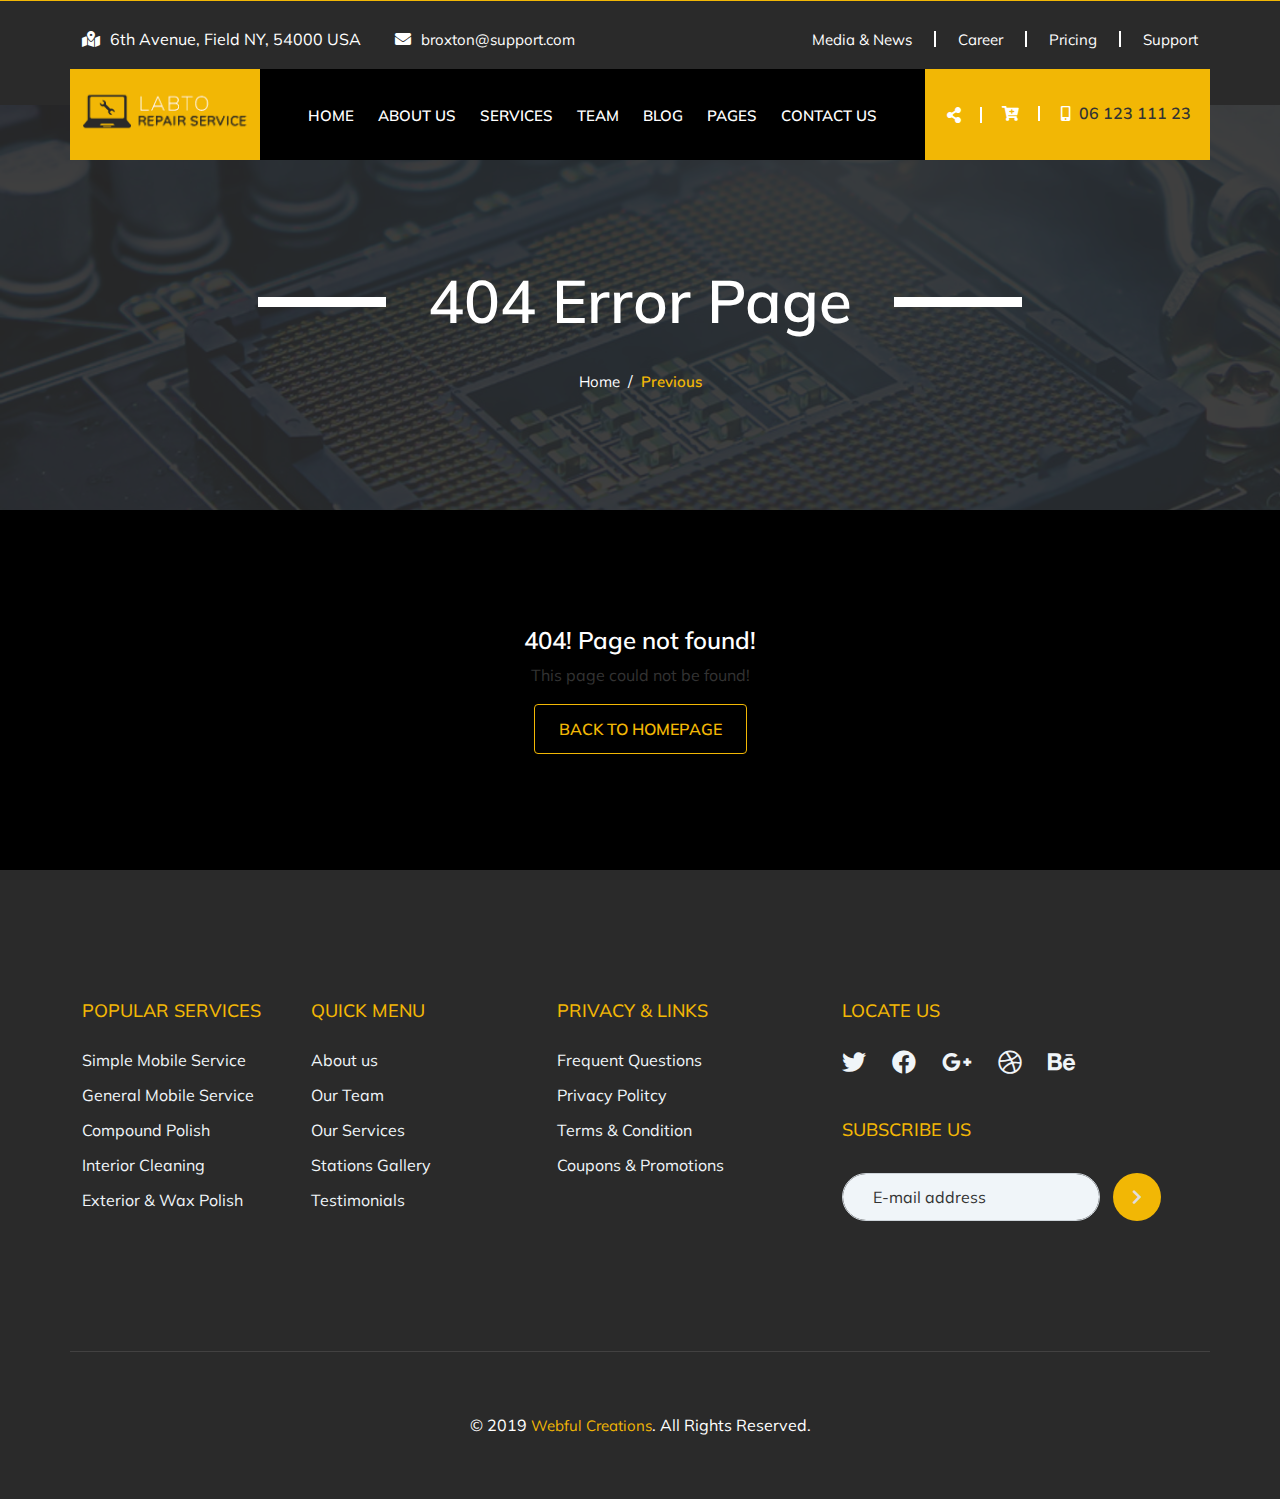
<file: HTML Template Files/404-error-page.html>
<!DOCTYPE html>
<html lang="en">

<head>
	<!-- important for compatibility charset -->
	<meta charset="utf-8" />
	<meta http-equiv="x-ua-compatible" content="ie=edge">
	<meta name="viewport" content="width=device-width, initial-scale=1.0" />

	<title>404 Error page Template</title>

	<meta name="author" content="Webful Creations">
	<meta name="keywords" content="">
	<meta name="description" content="">

	<!-- FavIcon for Website /-->
	<link rel="shortcut icon" type="image/x-icon" href="assets/images/favicon.png">

	<!-- important for responsiveness remove to make your site non responsive. -->
	<meta name="viewport" content="width=device-width, initial-scale=1">

	<!-- Theme Styles CSS File -->
	<link rel="stylesheet" type="text/css" href="style.css" media="all" />

</head>

<body class="loaded enable-rfs">
	<div class="main-container error-page">
		<!----------- Header Area Starts Here ------------>
		<div class="header">
			<div id="top-line"></div>
			<div class="top-bar">
				<div class="container">
					<div class="row">

						<div class="col-sm-12 col-md-12 col-lg-6">
							<div class="left-side">
								<ul class="menu">
									<li><i class="fas fa-map-marked-alt"></i>6th Avenue, Field NY, 54000 USA</li>
									<li><i class="fas fa-envelope"></i><a href="#">broxton@support.com</a></li>
								</ul>
							</div><!-- Left Side /-->
						</div><!-- Columns /-->

						<div class="col-sm-12 col-md-12 col-lg-6 clearfix">
							<div class="right-side float-end">
								<ul class="menu">
									<li><a href="#">Media & News</a></li>
									<li><a href="#">Career</a></li>
									<li><a href="#">Pricing</a></li>
									<li class="list-group-flush"><a href="#">Support</a></li>
								</ul>
							</div>
						</div><!-- Columns /-->

					</div><!-- Row /-->
				</div><!-- Container /-->
			</div>
			<!-- Top Bar /-->
			<div class="navigation">
				<div class="container">
					<div class="row">

						<div class="col-12 col-lg-2 col-md-3 col-sm-4 bg-yel">
							<div class="logo">
								<a href="index.html">
									<img src="assets/images/logo.png" alt="Logo">
								</a>
							</div>
						</div><!-- Columns /-->

						<div class="col-12 col-lg-7 col-md-4 col-sm-4">
							<div class="nav-container clearfix">
								<nav class="navbar navbar-expand-lg navbar-light">
									<button class="navbar-toggler" type="button" data-bs-toggle="collapse"
										data-bs-target="#navbarSupportedContent" aria-controls="navbarSupportedContent"
										aria-expanded="false" aria-label="Toggle navigation">
										<i class="fas fa-bars"></i>
									</button>
									<div class="collapse navbar-collapse" id="navbarSupportedContent">
										<ul class="navbar-nav">

											<li class="nav-item dropdown">
												<a class="nav-link" href="index.html" data-bs-toggle="dropdown">Home</a>
												<div class="dropdown-menu">
													<a class="dropdown-item" href="index.html">Home</a>
												</div>
											</li>

											<li class="nav-item">
												<a class="nav-link" href="about-us.html">About Us</a>
											</li>
											<li class="nav-item dropdown">
												<a class="nav-link" href="services.html"
													data-bs-toggle="dropdown">Services</a>
												<div class="dropdown-menu">
													<a class="dropdown-item" href="services.html">Services</a>
													<a class="dropdown-item" href="single-service.html">Single
														Services</a>
												</div>
											</li>
											<li class="nav-item dropdown">
												<a class="nav-link" href="our-team.html"
													data-bs-toggle="dropdown">Team</a>
												<div class="dropdown-menu">
													<a class="dropdown-item" href="our-team.html">Team</a>
													<a class="dropdown-item" href="single-service.html">Single
														Poducts</a>
												</div>
											</li>
											<li class="nav-item dropdown">
												<a class="nav-link" href="blog.html" data-bs-toggle="dropdown">Blog</a>
												<div class="dropdown-menu">
													<a class="dropdown-item" href="blog.html">Blog</a>
													<a class="dropdown-item" href="single-blog.html">Single Post
														Page</a>
												</div>
											</li>
											<li class="nav-item dropdown">
												<a href="#" class="nav-link" data-bs-toggle="dropdown">Pages</a>
												<div class="dropdown-menu">
													<a class="dropdown-item" href="about-us.html">About Us</a>
													<a class="dropdown-item" href="testimonial.html">Testimonials</a>
													<a class="dropdown-item" href="faqs.html">FAQ's</a>
													<a class="dropdown-item" href="404-error-page.html">404 Error
														Page</a>
												</div>
											</li>
											<li class="nav-item">
												<a class="nav-link" href="contact-us.html">Contact us</a>
											</li>
										</ul>
									</div>

								</nav>
							</div>
						</div><!-- Columns /-->
						<div class="col-12 col-lg-3 col-md-5 col-sm-4 bg-yel">
							<div class="nav-icons d-flex">
								<ul class="list-inline">
									<li class="list-inline-item">
										<div class="dropdown">
											<button class="btn dropdown-toggle" type="button" id="dropdownMenu2"
												data-bs-toggle="dropdown" aria-expanded="false">
												<i class="fas fa-share-alt"></i>
											</button>
											<ul class="dropdown-menu" aria-labelledby="dropdownMenu2">
												<li><a href="#"><i class="fab fa-facebook-f"></i></a></li>
												<li><a href="#"><i class="fab fa-twitter"></i></a></li>
												<li><a href="#"><i class="fab fa-instagram"></i></a></li>
												<li><a href="#"><i class="fas fa-envelope"></i></a></li>
											</ul>
										</div>

									</li>
									<li class="list-inline-item"><a href="#"><i class="fas fa-cart-plus"></i></a></li>
									<li class="list-inline-item"><a href="#"><i class="fas fa-mobile-alt"></i> <span>06
												123 111 23</span> </a></li>
									</li>
								</ul>
							</div>
						</div><!-- Columns /-->
					</div><!-- Row /-->
				</div><!-- Container /-->
			</div>
			<!-- Navigation /-->
		</div>
		<!------------- Header End /------------->

		<!------------- Top Heading Start /------------->
		<div class="top-heading dark-grey-bg spacer">
			<div class="color-overlay"></div>
			<div class="container">
				<div class="row">
					<div class="col-sm-12">
						<div class="title-section-text">
							<div class="heading">
								<ul class="list-inline text-center">
									<li class="list-inline-item">
										<hr class="align-right">
									</li>
									<li class="list-inline-item">
										<h1>404 Error Page</h1>
									</li>
									<li class="list-inline-item">
										<hr>
									</li>
								</ul>

							</div>

							<nav aria-label="breadcrumb">
								<ol class="breadcrumb">
									<li class="breadcrumb-item"><a href="index.html">Home</a></li>
									<li class="breadcrumb-item active"><a href="#"> Previous</a></li>
								</ol>
							</nav><!-- Breadcrumbs /-->
						</div>
					</div><!-- Top Columns /-->
				</div>
			</div>

		</div>
		<!--top-heading End-->
		<!------------- Top Heading End /------------->

		<!------------- Error Section Starts Here /---------------->
		<div class="error-page grey-bg clearfix text-center spacer">
			<div class="container">
				<div class="row">

					<div class="col-sm-12 col-md-12 col-lg-12">
						<div class="error-taxt">
							<h2>404! Page not found!</h2>
							<p>This page could not be found!</p>
							<a href="index.html" class="btn btn-secondary btn-dark-animated">Back to homepage</a>
						</div>
					</div><!-- columns /-->

				</div><!-- row /-->
			</div><!-- Container /-->
		</div>
		<!-- Error Page/-->




		<!------------- Error Section Ends Here /------------------>

		<div class="footer">
			<div class="footer-top spacer">
				<div class="container">
					<div class="row ">

						<div class="col-lg-5 col-md-7 col-sm-12">
							<div class="footer-box Courses">
								<ul class="links  col-padding-y">
									<li>
										<h6>Popular Services</h6>
									</li>
									<li><a href="#">Simple Mobile Service</a></li>
									<li><a href="#">General Mobile Service</a></li>
									<li><a href="#">Compound Polish</a></li>
									<li><a href="#">Interior Cleaning</a></li>
									<li><a href="#">Exterior & Wax Polish</a></li>
								</ul>
								<ul class="links  col-padding-y">
									<li>
										<h6>Quick Menu</h6>
									</li>
									<li><a href="about-us.html">About us</a></li>
									<li><a href="our-team.html">Our Team</a></li>
									<li><a href="our-team.html">Our Services</a></li>
									<li><a href="#">Stations Gallery</a></li>
									<li><a href="testimonial.html">Testimonials</a></li>
								</ul>
							</div><!-- Footer Box /-->
						</div><!-- Columns /-->

						<div class="col-lg-3 col-md-5 col-sm-12 col-padding-y">
							<div class="footer-box Privacy">
								<ul class="links">
									<li>
										<h6>Privacy & Links</h6>
									</li>
									<li><a href="#">Frequent Questions</a></li>
									<li><a href="#">Privacy Politcy</a></li>
									<li><a href="#">Terms & Condition</a></li>
									<li><a href="#">Coupons & Promotions</a></li>
								</ul>
							</div><!-- Footer Box /-->
						</div><!-- Columns /-->

						<div class="col-lg-4 col-md-6 col-sm-12 col-padding-y">
							<div class="footer-box follow-us">
								<h6>Locate Us</h6>
								<div class="social-icons">
									<ul class="menu">
										<li><a href="#"><i class="fab fa-twitter"></i></a></li>
										<li><a href="#"><i class="fab fa-facebook"></i></a></li>
										<li><a href="#"><i class="fab fa-google-plus-g"></i></a></li>
										<li><a href="#"><i class="fab fa-dribbble"></i></a></li>
										<li><a href="#"><i class="fab fa-behance"></i></a></li>

									</ul>
								</div>
								<div class="subscribe-us">
									<h6>Subscribe Us</h6>
									<ul class="menu">
										<li>
											<input type="email" class="form-control" id="exampleInputEmail1"
												placeholder="E-mail address">
										</li>
										<li>
											<button type="submit" class="btn btn-primary"><i
													class="fas fa-chevron-right"></i></button>
										</li>
									</ul>
								</div>
							</div><!-- Footer Box /-->
						</div><!-- Columns /-->

					</div><!-- Row /-->
				</div><!-- Container /-->
			</div><!-- Footer Bottom /-->



			<div class="footer-Copyright">
				<div class="container">
					<div class="row">

						<div class="col-lg-12 col-md-12 col-sm-12">
							<div class="copyrightinfo">© 2019 <a href="https://www.webfulcreations.com/"
									target="_blank">Webful Creations</a>. All Rights Reserved.</div>
						</div>

					</div><!-- Row /-->
				</div><!-- Container /-->
			</div><!-- Footer Bottom /-->

		</div>
		<!------------ Footer Ends Here /----------->




	</div>
	<!-- Main Container /-->

	<!-- Move to Top Icon 
    	 Remove to Not Display /-->
	<a href="#" id="top" title="Go to Top">
		<i class="far fa-caret-square-up"></i>
	</a>

	<!-- Page Preloader
             Delete to Remove Preloader /-->
	<div class="preloader">
		<div class="spinner animated infinite fadeIn">
			<div class="preloader-img"></div>
		</div>
	</div><!-- Preloader /-->

	<!-- Including Jquery so All js Can run -->
	<script src="assets/js/jquery.min.js" type="text/javascript"></script>

	<!-- Including bootstrap JS so bootstrap function can work. -->
	<script src="assets/js/bootstrap.min.js" type="text/javascript"></script>

	<!-- Isotop Image Filter Gallery -->
	<script src="assets/js/isotope.pkgd.min.js" type="text/javascript"></script>

	<!-- Webful JS -->
	<script src="assets/js/template.js" type="text/javascript"></script>

</body>

</html>
</file>
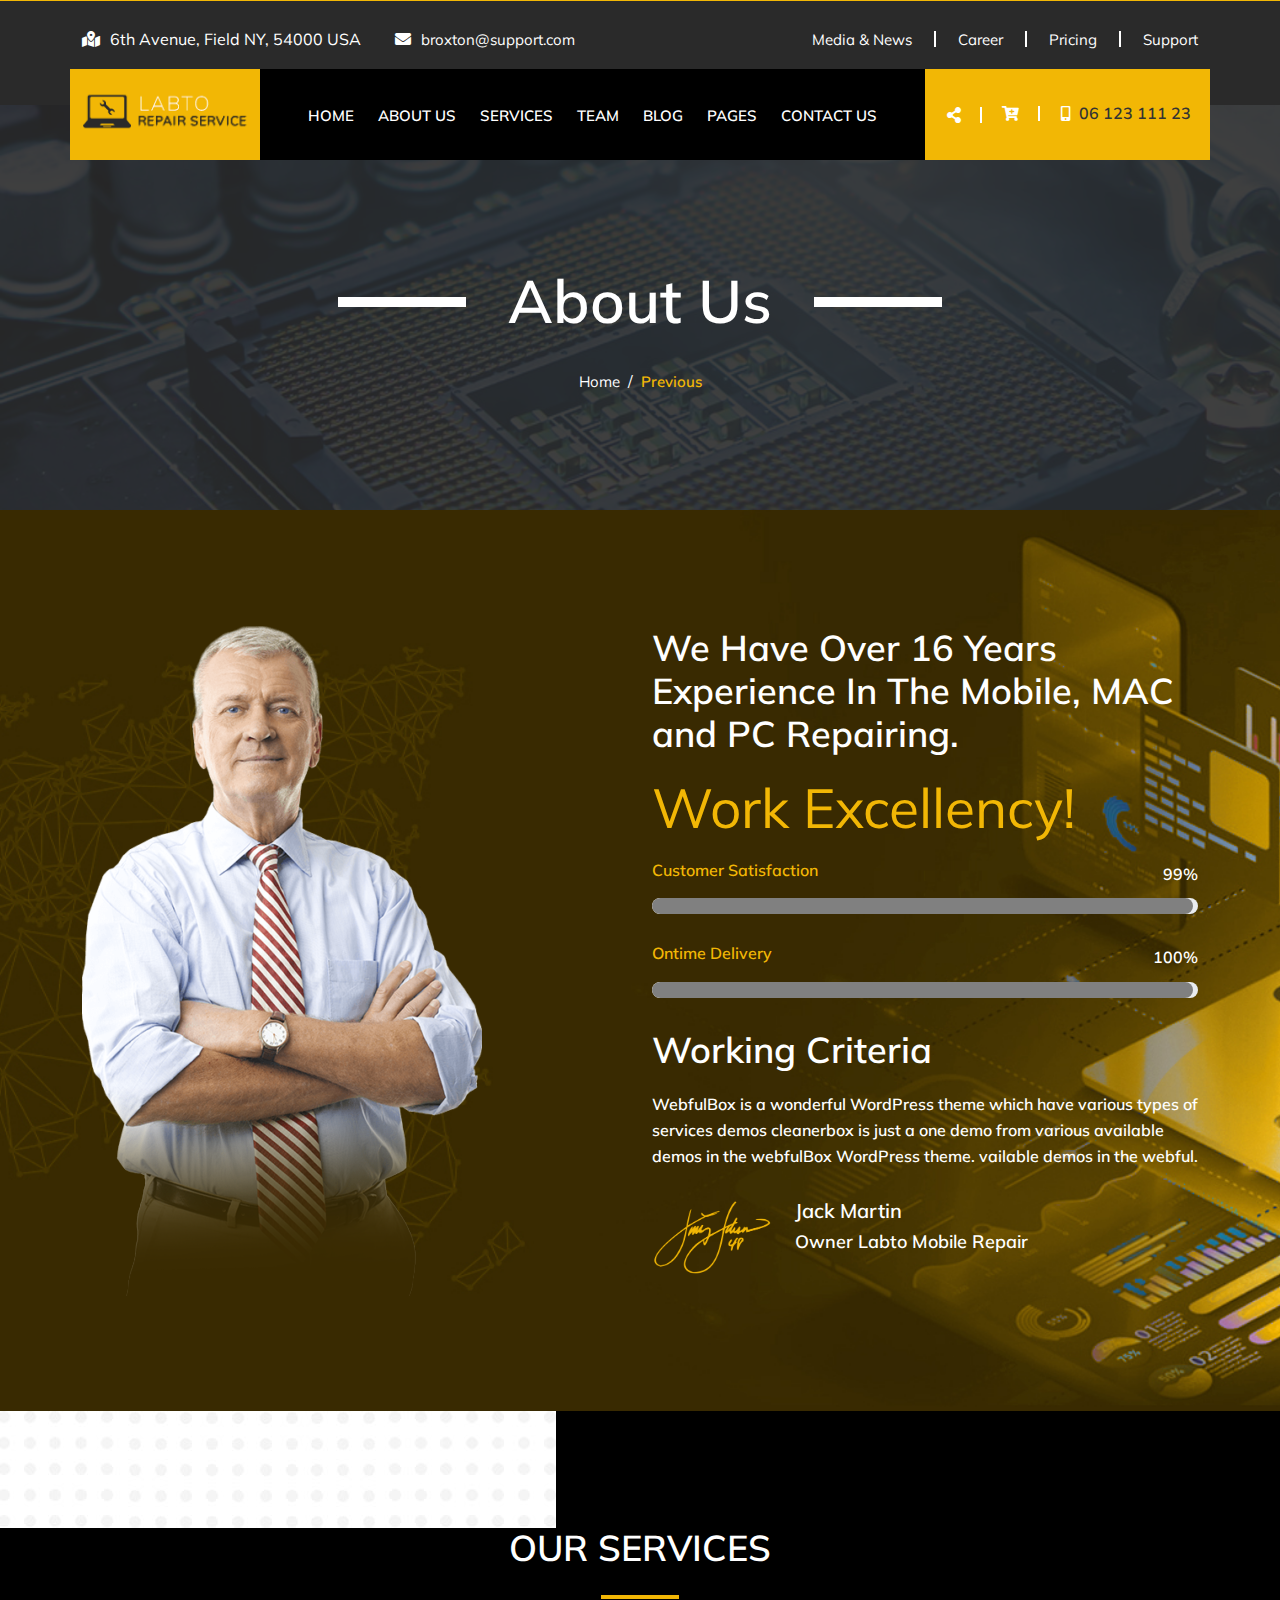
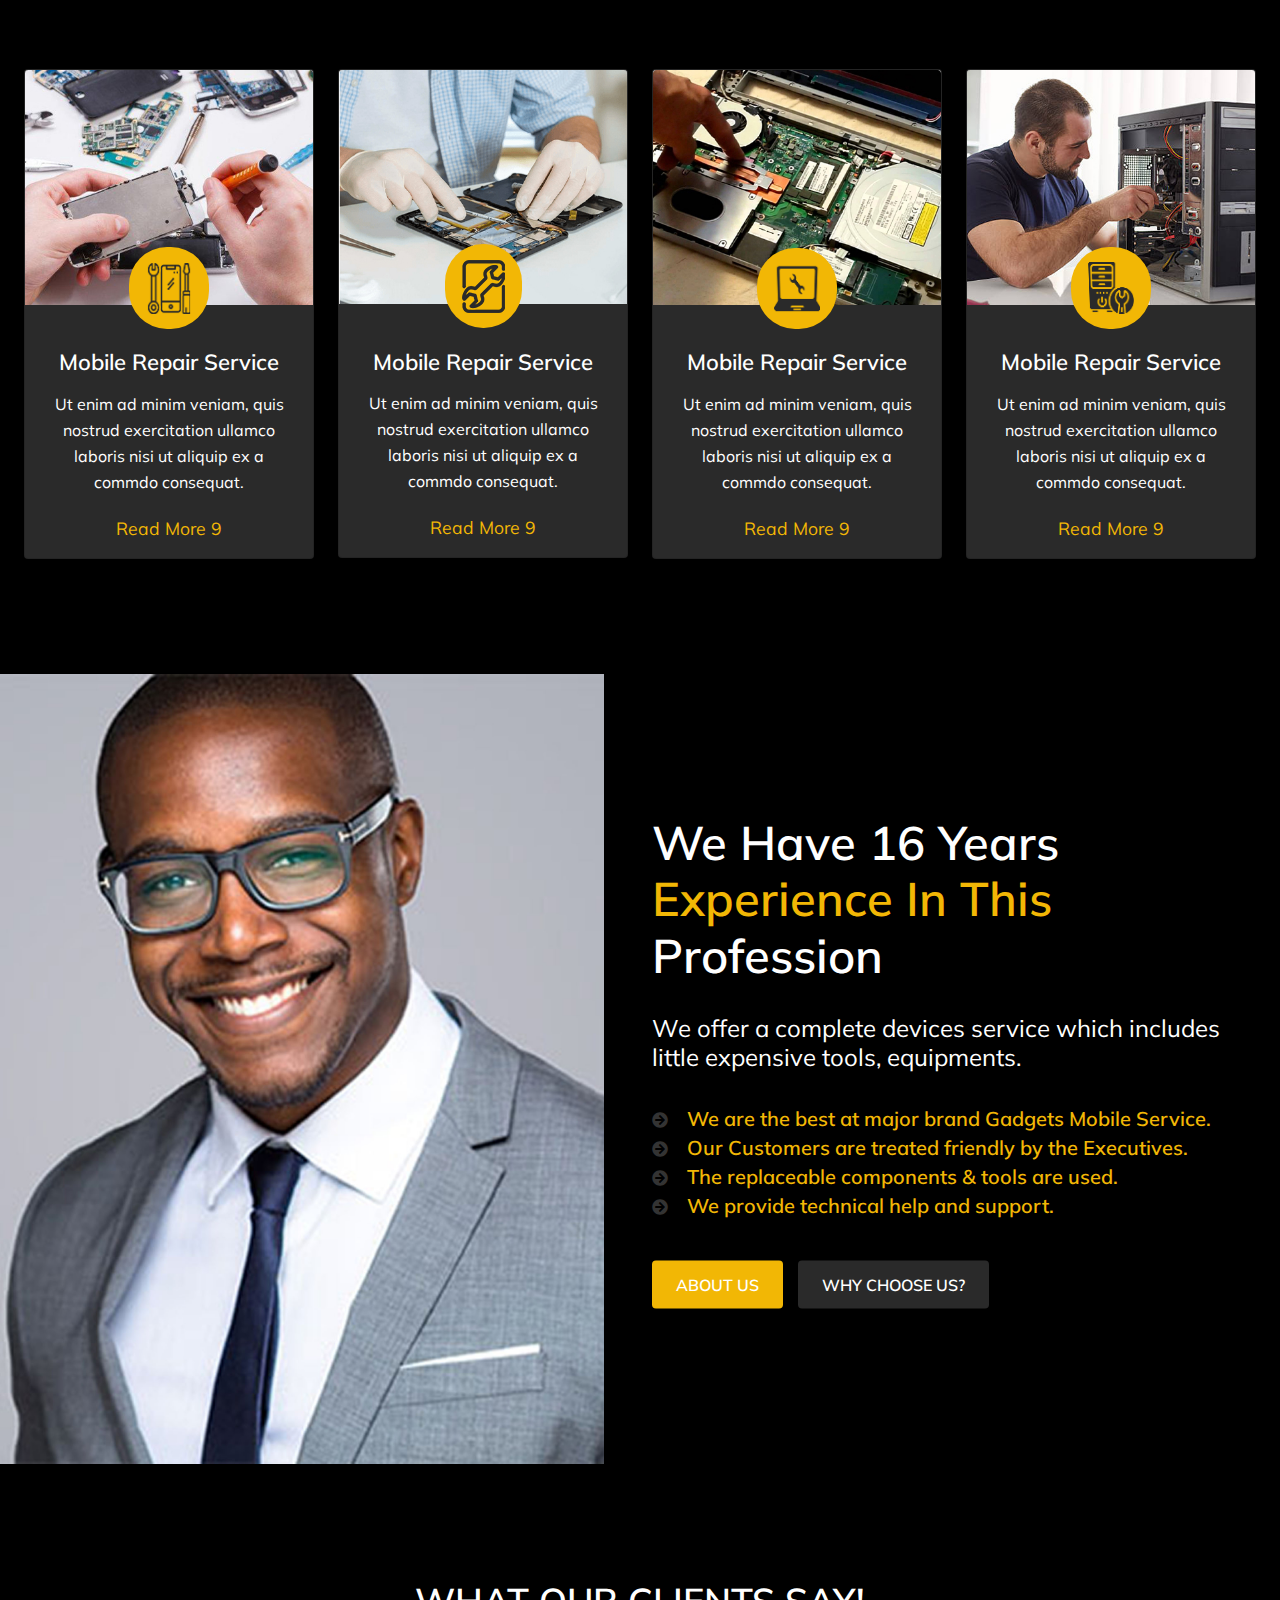
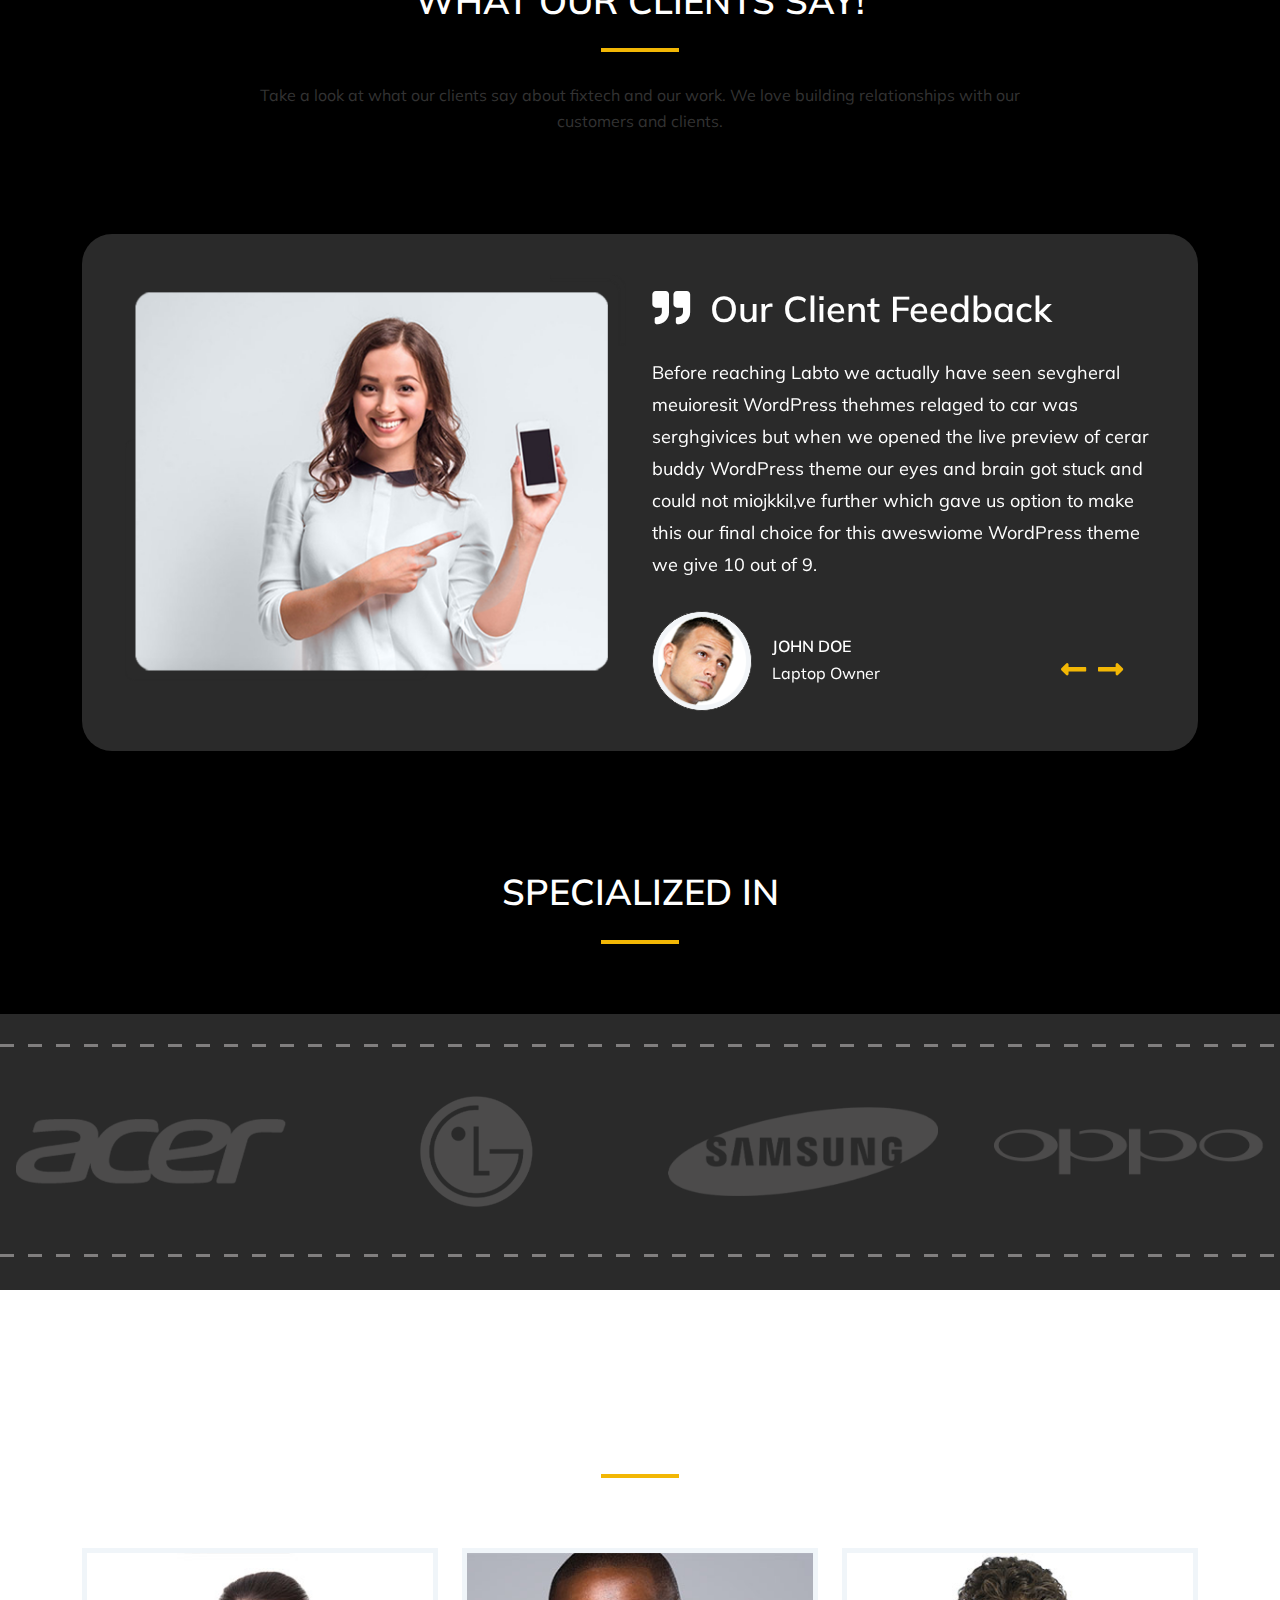
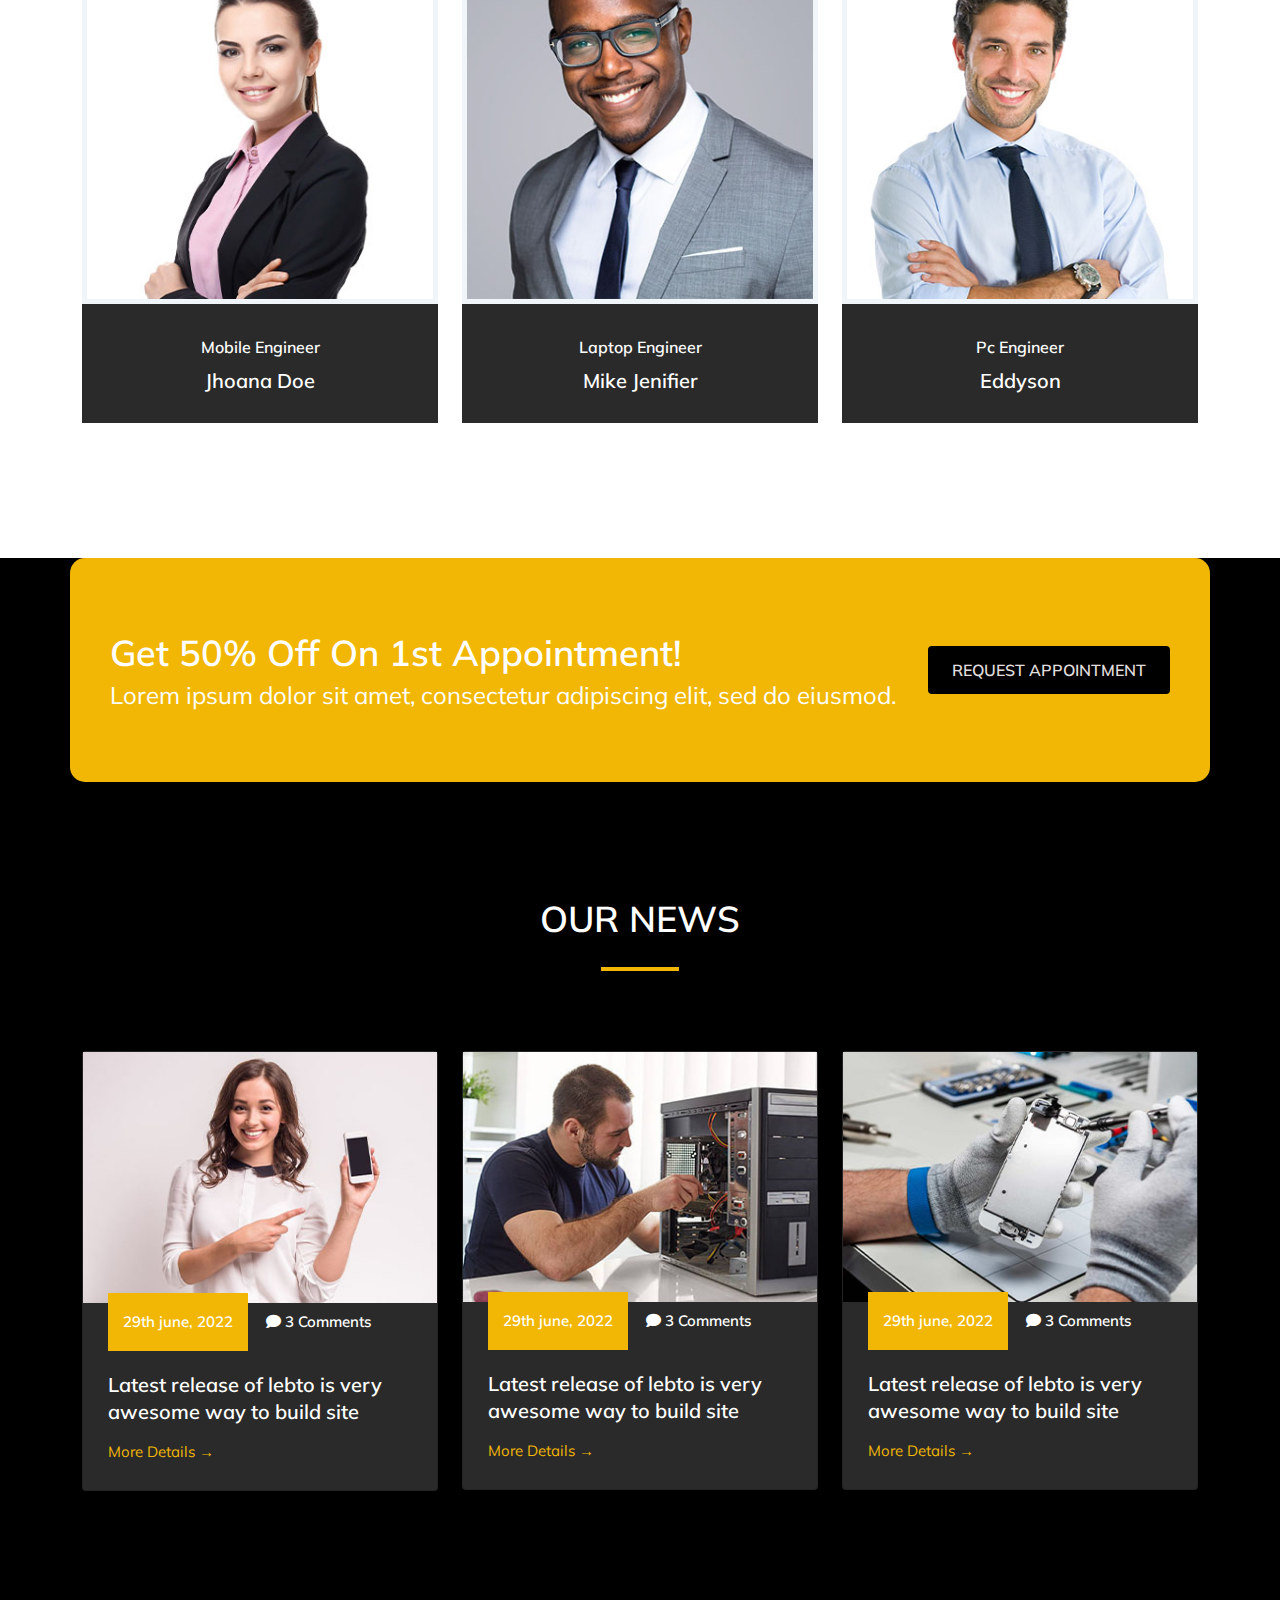
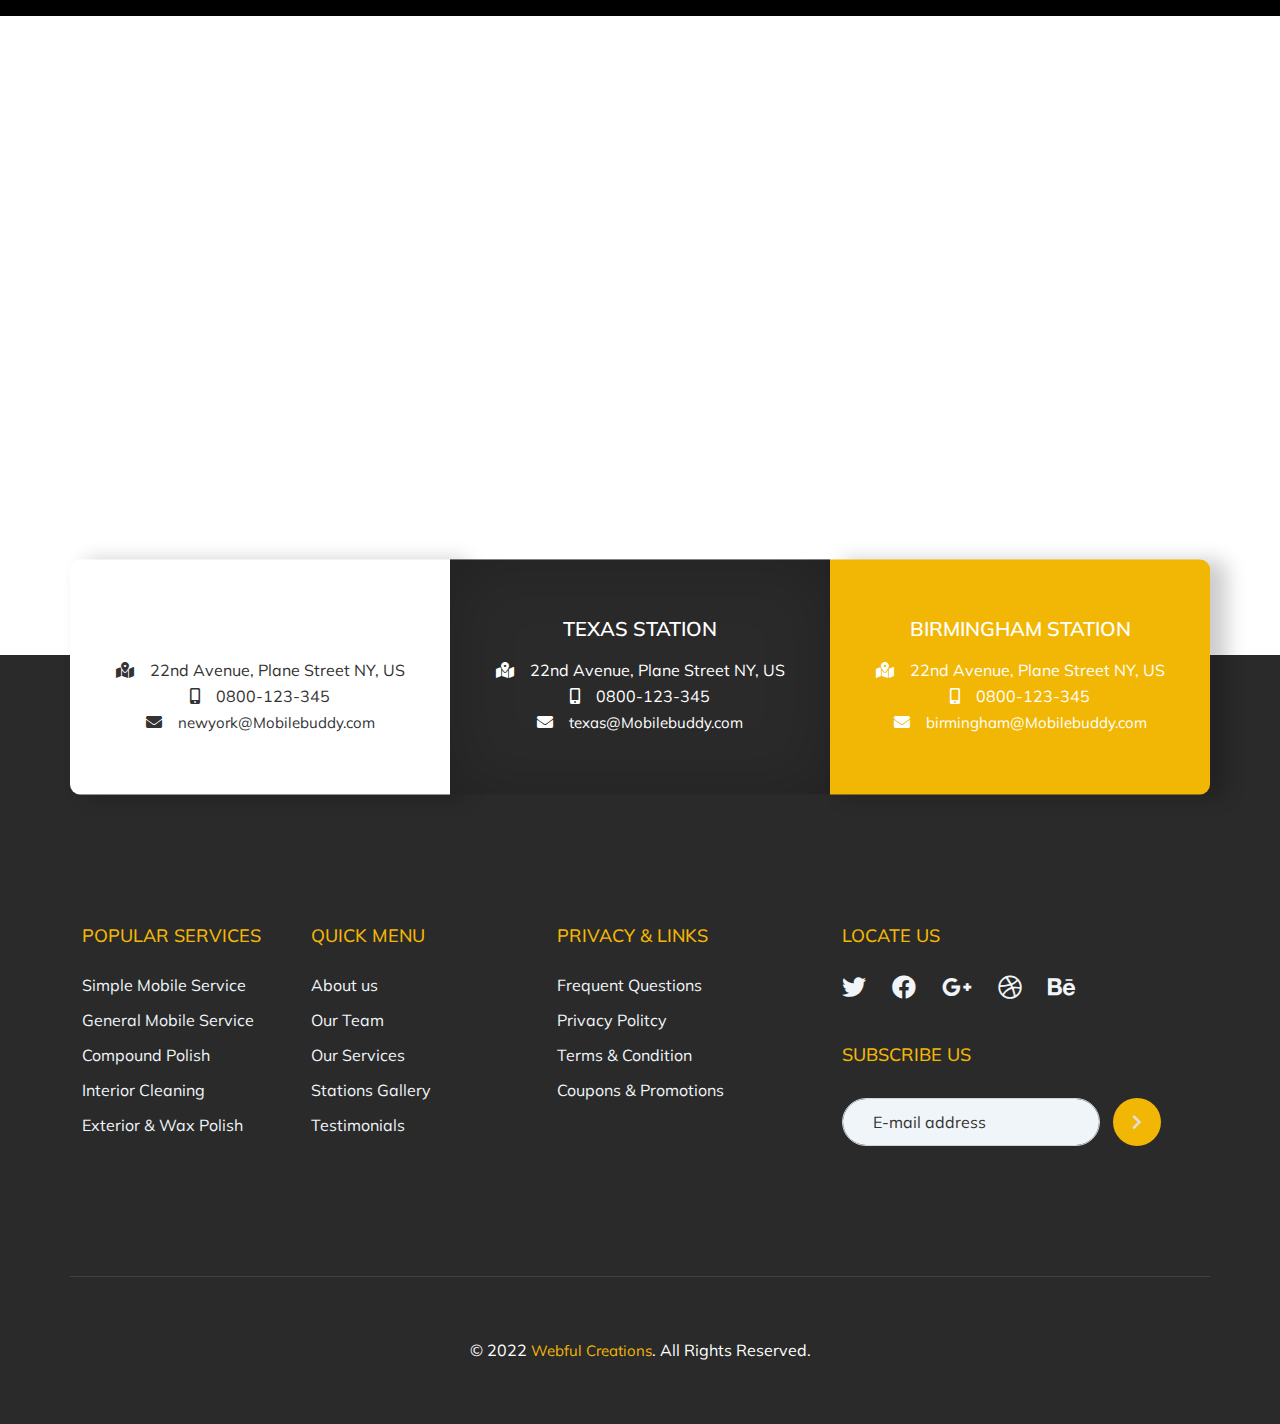
<file: HTML Template Files/about-us.html>
<!DOCTYPE html>
<html lang="en">

<head>
	<!-- important for compatibility charset -->
	<meta charset="utf-8" />
	<meta http-equiv="x-ua-compatible" content="ie=edge">
	<meta name="viewport" content="width=device-width, initial-scale=1.0" />

	<title>Mobile Repairing Website Template</title>

	<meta name="author" content="Webful Creations">
	<meta name="keywords" content="">
	<meta name="description" content="">

	<!-- FavIcon for Website /-->
	<link rel="shortcut icon" type="image/x-icon" href="assets/images/favicon.png">

	<!-- important for responsiveness remove to make your site non responsive. -->
	<meta name="viewport" content="width=device-width, initial-scale=1">

	<!-- Theme Styles CSS File -->
	<link rel="stylesheet" type="text/css" href="style.css" media="all" />

</head>

<body class="loaded enable-rfs">
	<div class="main-container about-us-page">
		<!----------- Header Area Starts Here ------------>
		<div class="header">
			<div id="top-line"></div>
			<div class="top-bar">
				<div class="container">
					<div class="row">

						<div class="col-sm-12 col-md-12 col-lg-6">
							<div class="left-side">
								<ul class="menu">
									<li><i class="fas fa-map-marked-alt"></i>6th Avenue, Field NY, 54000 USA</li>
									<li><i class="fas fa-envelope"></i><a href="#">broxton@support.com</a></li>
								</ul>
							</div><!-- Left Side /-->
						</div><!-- Columns /-->

						<div class="col-sm-12 col-md-12 col-lg-6 clearfix">
							<div class="right-side float-end">
								<ul class="menu">
									<li><a href="#">Media & News</a></li>
									<li><a href="#">Career</a></li>
									<li><a href="#">Pricing</a></li>
									<li class="list-group-flush"><a href="#">Support</a></li>
								</ul>
							</div>
						</div><!-- Columns /-->

					</div><!-- Row /-->
				</div><!-- Container /-->
			</div>
			<!-- Top Bar /-->
			<div class="navigation">
				<div class="container">
					<div class="row">

						<div class="col-12 col-lg-2 col-md-3 col-sm-4 bg-yel">
							<div class="logo">
								<a href="index.html">
									<img src="assets/images/logo.png" alt="Logo">
								</a>
							</div>
						</div><!-- Columns /-->

						<div class="col-12 col-lg-7 col-md-4 col-sm-4">
							<div class="nav-container clearfix">
								<nav class="navbar navbar-expand-lg navbar-light">
									<button class="navbar-toggler" type="button" data-bs-toggle="collapse"
										data-bs-target="#navbarSupportedContent" aria-controls="navbarSupportedContent"
										aria-expanded="false" aria-label="Toggle navigation">
										<i class="fas fa-bars"></i>
									</button>
									<div class="collapse navbar-collapse" id="navbarSupportedContent">
										<ul class="navbar-nav">

											<li class="nav-item dropdown">
												<a class="nav-link" href="index.html" data-bs-toggle="dropdown">Home</a>
												<div class="dropdown-menu">
													<a class="dropdown-item" href="index.html">Home</a>
												</div>
											</li>

											<li class="nav-item">
												<a class="nav-link" href="about-us.html">About Us</a>
											</li>
											<li class="nav-item dropdown">
												<a class="nav-link" href="services.html"
													data-bs-toggle="dropdown">Services</a>
												<div class="dropdown-menu">
													<a class="dropdown-item" href="services.html">Services</a>
													<!-- <a class="dropdown-item" href="single-service.html">Single
														Services</a> -->
														<a class="dropdown-item" href="fixes.html">Fixes</a>
												</div>
											</li>
											<li class="nav-item dropdown">
												<a class="nav-link" href="our-team.html"
													data-bs-toggle="dropdown">Team</a>
												<div class="dropdown-menu">
													<a class="dropdown-item" href="our-team.html">Team</a>
													<!-- <a class="dropdown-item" href="single-service.html">Single
														Poducts</a> -->
												</div>
											</li>
											<li class="nav-item dropdown">
												<a class="nav-link" href="blog.html" data-bs-toggle="dropdown">Blog</a>
												<div class="dropdown-menu">
													<a class="dropdown-item" href="blog.html">Blog</a>
													<a class="dropdown-item" href="single-blog.html">Single Post
														Page</a>
												</div>
											</li>
											<li class="nav-item dropdown">
												<a href="#" class="nav-link" data-bs-toggle="dropdown">Pages</a>
												<div class="dropdown-menu">
													<a class="dropdown-item" href="about-us.html">About Us</a>
													<a class="dropdown-item" href="testimonial.html">Testimonials</a>
													<a class="dropdown-item" href="faqs.html">FAQ's</a>
													<a class="dropdown-item" href="404-error-page.html">404 Error
														Page</a>
												</div>
											</li>
											<li class="nav-item">
												<a class="nav-link" href="contact-us.html">Contact us</a>
											</li>
										</ul>
									</div>

								</nav>
							</div>
						</div><!-- Columns /-->
						<div class="col-12 col-lg-3 col-md-5 col-sm-4 bg-yel">
							<div class="nav-icons d-flex">
								<ul class="list-inline">
									<li class="list-inline-item">
										<div class="dropdown">
											<button class="btn dropdown-toggle" type="button" id="dropdownMenu2"
												data-bs-toggle="dropdown" aria-expanded="false">
												<i class="fas fa-share-alt"></i>
											</button>
											<ul class="dropdown-menu" aria-labelledby="dropdownMenu2">
												<li><a href="#"><i class="fab fa-facebook-f"></i></a></li>
												<li><a href="#"><i class="fab fa-twitter"></i></a></li>
												<li><a href="#"><i class="fab fa-instagram"></i></a></li>
												<li><a href="#"><i class="fas fa-envelope"></i></a></li>
											</ul>
										</div>

									</li>
									<li class="list-inline-item"><a href="#"><i class="fas fa-cart-plus"></i></a></li>
									<li class="list-inline-item"><a href="#"><i class="fas fa-mobile-alt"></i> <span>06
												123 111 23</span> </a></li>
									</li>
								</ul>
							</div>
						</div><!-- Columns /-->
					</div><!-- Row /-->
				</div><!-- Container /-->
			</div>
			<!-- Navigation /-->
		</div>
		<!------------- Header End /------------->

		<!------------- Top Heading Start /------------->
		<div class="top-heading dark-grey-bg spacer">
			<div class="color-overlay"></div>
			<div class="container">
				<div class="row">
					<div class="col-sm-12">
						<div class="title-section-text">
							<div class="heading">
								<ul class="list-inline text-center">
									<li class="list-inline-item">
										<hr class="align-right">
									</li>
									<li class="list-inline-item">
										<h1>About Us</h1>
									</li>
									<li class="list-inline-item">
										<hr>
									</li>
								</ul>

							</div>

							<nav aria-label="breadcrumb">
								<ol class="breadcrumb">
									<li class="breadcrumb-item"><a href="index.html">Home</a></li>
									<li class="breadcrumb-item active"><a href="#"> Previous</a></li>
								</ol>
							</nav><!-- Breadcrumbs /-->
						</div>
					</div><!-- Top Columns /-->
				</div>
			</div>

		</div>
		<!--top-heading End-->
		<!------------- Top Heading End /------------->

		<div class="about-section dark-grey-bg spacer">
			<div class="container">
				<div class="row">
					<div class="col-sm-12 col-md-12 col-lg-6">
						<img src="assets/images/help/about-us/single-man.png" alt="Choose-Us-img">
					</div><!-- columns /-->

					<div class="col-sm-12 col-md-12 col-lg-6">
						<div class="about-text-info">
							<h3>We Have Over 16 Years Experience
								In The Mobile, MAC and PC Repairing.</h3>
							<h2>Work Excellency!</h2>
							<div class="row about-part ">
								
								<div class="col services-text">
									<div class="services-title clearfix">
										<h4 class="title"> Customer Satisfaction</h4>
										<p class="float-end">99%</p>
									</div>
									<div class="progress">
										<div class="progress-bar w-75" role="progressbar" aria-valuenow="95"
											aria-valuemin="0" aria-valuemax="100"></div>
									</div>
								</div>
							</div>
							<!--about-part end-->

							<div class="row about-part ">
								
								<div class="col services-text">
									<div class="services-title clearfix">
										<h4 class="title"> Ontime Delivery </h4>
										<p class="float-end">100%</p>
									</div>
									<div class="progress">
										<div class="progress-bar w-75" role="progressbar" aria-valuenow="95"
											aria-valuemin="0" aria-valuemax="100"></div>
									</div>
								</div>
							</div>
							<!--about-part end-->
							<div class="about-text">
								<h3>Working Criteria</h3>
								<p>WebfulBox is a wonderful WordPress theme which have various types of services demos
									cleanerbox is just a one demo from various available demos in the webfulBox
									WordPress theme. vailable demos in the webful.</p>
							</div>
							<div class="row">
								<div class="col-lg-3">
									<img src="assets/images/help/about-us/signature.png" alt="Mobile Repairing">
								</div>
								<div class="col name-div">
									<h4> Jack Martin </h4>
									<h5>Owner Labto Mobile Repair</h5>

								</div>
							</div>
						</div>
					</div><!-- columns /-->
				</div><!-- Row /-->
			</div><!-- Container /-->
		</div>
		<!------------- About Us End /------------>

		<!------------- Our Services /------------>
		<div class="our-services spacer clearfix">
			<div class="section-title">
				<h2>Our Services</h2>
			</div><!-- Section Title /-->
			<div class="services-box pad-box">
				<div class="row">
					<div class="col-sm-12 col-md-6 col-lg-3 pad-top-bot">
						<div class="card service-outer">
							<div class="service-img">
								<img class="card-img-top" src="assets/images/help/our-services/thumbnail1.jpg"
									alt="Service image cap">
								<div class="card-icon"><img src="assets/images/help/our-services/icon1.png"
										alt="service icon"></div>
							</div>
							<div class="card-body service-body">
								<h5 class="card-title">Mobile Repair Service</h5>
								<p class="card-text">Ut enim ad minim veniam, quis nostrud exercitation ullamco laboris
									nisi ut aliquip ex a commdo consequat.</p>
								<a href="#" class="btn-link">Read More 9</a>
							</div>
						</div>
					</div>
					<!--service column End-->

					<div class="col-sm-12 col-md-6 col-lg-3 pad-top-bot">
						<div class="card service-outer">
							<div class="service-img">
								<img class="card-img-top" src="assets/images/help/our-services/thumbnail2.jpg"
									alt="Service image cap">
								<div class="card-icon"><img src="assets/images/help/our-services/icon2.png"
										alt="service icon"></div>
							</div>
							<div class="card-body service-body">
								<h5 class="card-title">Mobile Repair Service</h5>
								<p class="card-text">Ut enim ad minim veniam, quis nostrud exercitation ullamco laboris
									nisi ut aliquip ex a commdo consequat.</p>
								<a href="#" class="btn-link">Read More 9</a>
							</div>
						</div>
					</div>
					<!--service column End-->

					<div class="col-sm-12 col-md-6 col-lg-3 pad-top-bot">
						<div class="card service-outer">
							<div class="service-img">
								<img class="card-img-top" src="assets/images/help/our-services/thumbnail3.jpg"
									alt="Service image cap">
								<div class="card-icon"><img src="assets/images/help/our-services/icon3.png"
										alt="service icon"></div>
							</div>
							<div class="card-body service-body">
								<h5 class="card-title">Mobile Repair Service</h5>
								<p class="card-text">Ut enim ad minim veniam, quis nostrud exercitation ullamco laboris
									nisi ut aliquip ex a commdo consequat.</p>
								<a href="#" class="btn-link">Read More 9</a>
							</div>
						</div>
					</div>
					<!--service column End-->

					<div class="col-sm-12 col-md-6 col-lg-3 pad-top-bot">
						<div class="card service-outer">
							<div class="service-img">
								<img class="card-img-top" src="assets/images/help/our-services/thumbnail4.jpg"
									alt="Service image cap">
								<div class="card-icon"><img src="assets/images/help/our-services/icon4.png"
										alt="service icon"></div>
							</div>
							<div class="card-body service-body">
								<h5 class="card-title">Mobile Repair Service</h5>
								<p class="card-text">Ut enim ad minim veniam, quis nostrud exercitation ullamco laboris
									nisi ut aliquip ex a commdo consequat.</p>
								<a href="#" class="btn-link">Read More 9</a>
							</div>
						</div>
					</div>
					<!--service column End-->

				</div>
			</div>
		</div>
		<!------------- Our Services End /------------>

		<!------------- Why Choose Us Strts /------------>

		<div class="choose-us-section grey-bg">
			<div class="row">
				<div class="col-sm-12 col-md-12 col-lg-6">
					<div class="choose-us-img ">
						<img src="assets/images/help/our-staff/team-member4.jpg" alt="Girl Image">
					</div>
				</div><!-- columns /-->

				<div class="col-sm-12 col-md-12 col-lg-6 spacer">
					<div class="choose-info">
						<h3>We Have 16 Years <span>Experience In
								This</span> Profession</h3>
						<h2>We offer a complete devices service which includes little expensive tools, equipments.</h2>
						
						<ul class="menu about-menu-list">
							<li><i class="fa fa-arrow-circle-right"></i> <span>We are the best at major brand Gadgets
									Mobile
									Service.</span></li>
							<li><i class="fa fa-arrow-circle-right"></i> <span>Our Customers are treated friendly by the
									Executives.</span></li>
							<li><i class="fa fa-arrow-circle-right"></i> <span>The replaceable components &amp; tools
									are used.</span>
							</li>
							<li><i class="fa fa-arrow-circle-right"></i> <span>We provide technical help and
									support.</span></li>

						</ul>
						<ul class="menu">
							<li><a class="btn btn-primary">About Us</a></li>
							<li><a class="btn btn-secondary">Why Choose Us?</a></li>
						</ul>


					</div>
				</div><!-- columns /-->
			</div><!-- Row /-->
		</div><!-- choose Us section /-->

		<!------------- Why Choose Us Ends /------------>


		<!------------- Testimonial starts /-------------->
		<div class="testimoni-outer spacer">
			<div class="section-title">
				<h2>What Our Clients Say!</h2>
				<p>Take a look at what our clients say about fixtech and our work. We love building relationships with
					our customers and clients.</p>
			</div><!-- Section Title /-->
			<div class="container pb-5">
				<div class="testi-inner">
					<div class="row">
						<div class="col-sm-12 col-md-6 col-lg-6">
							<a href="testimonial.html"><img src="assets/images/help/testimonial/girl.png"
									alt="Girl Image"></a>
						</div><!-- Columns /-->

						<div class="col-sm-12 col-md-6 col-lg-6">
							<div class="testimonial carousel slide carousel-fade" data-bs-ride="carousel"
								id="testimonial">
								<div class="carousel-indicators">
									<button type="button" data-bs-target="#testimonial" data-bs-slide-to="0"
										class="active" aria-current="true" aria-label="Slide 1"><i
											class="fas fa-long-arrow-alt-left"></i></button>
									<button type="button" data-bs-target="#testimonial" data-bs-slide-to="1"
										aria-label="Slide 2"><i class="fas fa-long-arrow-alt-right"></i></button>
								</div>
								<div class="testimonials carousel-inner">

									<div class="testimonial-slid slide carousel-item active">
										<div class="testimonial-text">
											<h3><i class="fas fa-quote-right"></i> Our Client Feedback</h3>
											<p>Before reaching Labto we actually have seen sevgheral meuioresit
												WordPress thehmes relaged to car was serghgivices but when we opened the
												live preview of cerar buddy WordPress theme our eyes and brain got stuck
												and could not miojkkil,ve further which gave us option to make this our
												final choice for this aweswiome WordPress theme we give 10 out of 9.
											</p>
										</div>
										<div class="testimonial-img">
											<a href="testimonial.html"><img
													src="assets/images/help/testimonial/testimonial-1.png" alt=""></a>
											<h6>John Doe</h6>
											<p>Laptop Owner</p>
										</div>
									</div>

									<div class="testimonial-slid slide carousel-item">
										<div class="testimonial-text">
											<h3><i class="fas fa-quote-right"></i> Our Client Feedback</h3>
											<p>Before reaching Labto we actually have seen sevgheral meuioresit
												WordPress thehmes relaged to Mobile was serghgivices but when we opened
												the
												live preview of cerar buddy WordPress theme our eyes and brain got stuck
												and could not miojkkil,ve further which gave us option to make this our
												final choice for this aweswiome WordPress theme we give 10 out of 10.
											</p>
										</div>
										<div class="testimonial-img">
											<img src="assets/images/help/testimonial/testimonial-2.png" alt="">
											<h6>John Doe</h6>
											<p>Mobile Owner</p>
										</div>
									</div>

								</div><!-- Testimonials /-->
							</div>
						</div><!-- Columns /-->

					</div><!-- Row /-->
				</div>
				<div class="module100"></div>
			</div><!-- Container /-->
		</div>
		<!------------- Testimonial Ends /---------------->

		<!------------- Specialized Start /---------------->
		<div class="specialize">
			<div class="section-title">
				<h2>Specialized In</h2>
			</div><!-- Section Title /-->
			<div class="specialize-inner">
				<div class="border-dash"></div>
				<div class="row image-area">
					<div class="col-sm-12 col-md-3 col-lg-3">
						<div class="specialize-img">
							<a href="#"><img src="assets/images/help/specialize/specialize-img2.png" alt="" /></a>
						</div>
					</div><!-- Columns /-->

					<div class="col-sm-12 col-md-3 col-lg-3">
						<div class="specialize-img">
							<a href="#"><img src="assets/images/help/specialize/specialize-img1.png" alt="" /></a>
						</div>
					</div><!-- Columns /-->

					<div class="col-sm-12 col-md-3 col-lg-3">
						<div class="specialize-img">
							<a href="#"><img src="assets/images/help/specialize/specialize-img3.png" alt="" /></a>
						</div>
					</div><!-- Columns /-->

					<div class="col-sm-12 col-md-3 col-lg-3">
						<div class="specialize-img">
							<a href="#"><img src="assets/images/help/specialize/specialize-img4.png" alt="" /></a>
						</div>
					</div><!-- Columns /-->

				</div><!-- Row /-->
				<div class="border-dash"></div>
			</div>
		</div>
		<!------------- Specialized Ends Here /---------------->

		<!------------- Our Team Section Starts Here /------------------>

		<div class="our-experts spacer">
			<div class="section-title">
				<h2>Meet Our Team</h2>
			</div><!-- Section Title /-->
			<div class="container">
				<div class="row">

					<div class="col-lg-4 col-md-6 col-sm-12">
						<div class="team-box hover-wrap">
							<div class="hover-img">
								<img src="assets/images/help/our-staff/team-member1.jpg" alt="tem Images">
								<div class="team-detail hover-info">
									<ul class="menu">
										<li><a href="#"><i class="fab fa-facebook-f"></i></a></li>
										<li><a href="#"><i class="fab fa-twitter"></i></a></li>
										<li><a href="#"><i class="fab fa-youtube"></i></a></li>
									</ul>
									<a href="single-service.html" class="btn btn-primary btn-animated">View Profile</a>
								</div>
							</div>
							<div class="team-text">
								<h6><a href="single-service.html">Mobile Engineer</a></h6>
								<h4>Jhoana Doe</h4>
							</div>
						</div>
					</div><!-- Cell /-->

					<div class="col-lg-4 col-md-6 col-sm-12">
						<div class="team-box hover-wrap">
							<div class="hover-img">
								<img src="assets/images/help/our-staff/team-member2.jpg" alt="tem Images">
								<div class="team-detail hover-info">
									<ul class="menu">
										<li><a href="#"><i class="fab fa-facebook-f"></i></a></li>
										<li><a href="#"><i class="fab fa-twitter"></i></a></li>
										<li><a href="#"><i class="fab fa-youtube"></i></a></li>
									</ul>
									<a href="single-service.html" class="btn btn-dark  btn-animated">View Profile</a>
								</div>
							</div>
							<div class="team-text">
								<h6><a href="single-service.html">Laptop Engineer</a></h6>
								<h4>Mike Jenifier</h4>
							</div>
						</div>
					</div><!-- Cell /-->

					<div class="col-lg-4 col-md-6 col-sm-12">
						<div class="team-box hover-wrap">
							<div class="hover-img">
								<img src="assets/images/help/our-staff/team-member3.jpg" alt="tem Images">
								<div class="team-detail hover-info">
									<ul class="menu">
										<li><a href="#"><i class="fab fa-facebook-f"></i></a></li>
										<li><a href="#"><i class="fab fa-twitter"></i></a></li>
										<li><a href="#"><i class="fab fa-youtube"></i></a></li>
									</ul>
									<a href="single-service.html" class="btn btn-dark  btn-animated">View Profile</a>
								</div>
							</div>
							<div class="team-text">
								<h6><a href="single-service.html">Pc Engineer</a></h6>
								<h4>Eddyson</h4>
							</div>
						</div>
					</div><!-- Cell /-->


				</div><!-- Row /-->

			</div><!-- Container -->
		</div>

		<!------------- Our Team Section Ends Here /------------------>

		<!------------- Call to action starts Here /---------------->

		<div class="call-to-action double-bg">
			<div class="container org-bg btn-dark-animated">
				<div class="row">

					<div class="col-sm-12 col-md-9 col-lg-9">
						<div class="call-text">
							<h2>Get 50% Off On 1st Appointment!</h2>
							<p>Lorem ipsum dolor sit amet, consectetur adipiscing elit, sed do eiusmod.</p>
						</div>
					</div><!-- Clumns /-->


					<div class="col-sm-12 col-md-3 col-lg-3">
						<div class="call-button">
							<a class="btn btn-primary">Request Appointment</a>
						</div>
					</div><!-- Clumns /-->

				</div><!-- Row /-->
			</div><!-- Container /-->
		</div>
		<!------------- Call to action Ends Here /---------------->

		<!------------- News Starts Here /---------------->

		<div class="our-news spacer grey-bg clearfix">
			<div class="section-title">
				<h2>Our News</h2>
			</div><!-- Section Title /-->
			<div class="container">
				<div class="row">

					<div class="col-sm-12 col-md-4 col-lg-4">

						<div class="card news-wrap">
							<img src="assets/images/help/news/news-img1.jpg" alt="/">
							<div class="card-body news-text">
								<h6>29th june, 2022</h6>
								<h5 class="card-title"><i class="fas fa-comment"></i> 3 Comments</h5>
								<h4 class="card-text news-name"><a href=""> Latest release of lebto is very
										awesome way to build site</a></h4>
								<div class="card-link">
									<a href="blog.html" class="card-link">More Details →</a>
								</div>
							</div>
						</div>

					</div><!-- Columns /-->

					<div class="col-sm-12 col-md-4 col-lg-4">

						<div class="card news-wrap">
							<img src="assets/images/help/news/news-img2.jpg" alt="/">
							<div class="card-body news-text">
								<h6>29th june, 2022</h6>
								<h5 class="card-title"><i class="fas fa-comment"></i> 3 Comments</h5>
								<h4 class="card-text news-name"><a href=""> Latest release of lebto is very
										awesome way to build site</a></h4>
								<div class="card-link">
									<a href="blog.html" class="card-link">More Details →</a>
								</div>
							</div>
						</div>

					</div><!-- Columns /-->
					<div class="col-sm-12 col-md-4 col-lg-4">

						<div class="card news-wrap">
							<img src="assets/images/help/news/news-img3.jpg" alt="/">
							<div class="card-body news-text">
								<h6>29th june, 2022</h6>
								<h5 class="card-title"><i class="fas fa-comment"></i> 3 Comments</h5>
								<h4 class="card-text news-name"><a href=""> Latest release of lebto is very
										awesome way to build site</a></h4>
								<div class="card-link">
									<a href="blog.html" class="card-link">More Details →</a>
								</div>
							</div>
						</div>

					</div><!-- Columns /-->

				</div><!-- Row /-->
			</div><!-- Container /-->
		</div>
		<!------------- News Ends Here /------------------>

		<!------------- Map Section Starts Here /------------------>
		<div class="map">
			<iframe
				src="https://www.google.com/maps/embed?pb=!1m18!1m12!1m3!1d387193.30614410306!2d-74.25988034223427!3d40.69714938340079!2m3!1f0!2f0!3f0!3m2!1i1024!2i768!4f13.1!3m3!1m2!1s0x89c24fa5d33f083b%3A0xc80b8f06e177fe62!2sNew%20York%2C%20NY%2C%20USA!5e0!3m2!1sen!2s!4v1647066732127!5m2!1sen!2s"
				width="100%" height="100%" style="border:0;" allowfullscreen="" loading="lazy"></iframe>

		</div>
		<!------------- Map Section Ends Here /-------------------->

		<!------------- Location Starts Here /---------------->
		<div class="locations grey-bg">
			<div class="container">
				<div class="row">

					<div class="col-sm-12 col-md-6 col-lg-4 p-0">

						<div class="locations-text one hover-wrap">
							<h4>New York Station</h4>
							<p><i class="fas fa-map-marked-alt"></i>22nd Avenue, Plane Street NY, US</p>
							<p><i class="fas fa-mobile-alt"></i>0800-123-345</p>
							<p><i class="fas fa-envelope"></i><a href="#">newyork@Mobilebuddy.com</a></p>
						</div>

					</div><!-- Clumns /-->

					<div class="col-sm-12 col-md-6 col-lg-4 p-0">

						<div class="locations-text two hover-wrap">
							<h4>Texas Station</h4>
							<p><i class="fas fa-map-marked-alt"></i>22nd Avenue, Plane Street NY, US</p>
							<p><i class="fas fa-mobile-alt"></i>0800-123-345</p>
							<p><i class="fas fa-envelope"></i><a href="#">texas@Mobilebuddy.com</a></p>
						</div>

					</div><!-- Clumns /-->

					<div class="col-sm-12 col-md-12 col-lg-4 p-0">

						<div class="locations-text three hover-wrap">
							<h4>Birmingham Station</h4>
							<p><i class="fas fa-map-marked-alt"></i>22nd Avenue, Plane Street NY, US</p>
							<p><i class="fas fa-mobile-alt"></i>0800-123-345</p>
							<p><i class="fas fa-envelope"></i><a href="#">birmingham@Mobilebuddy.com</a></p>
						</div>

					</div><!-- Clumns /-->

				</div><!-- Row /-->
			</div><!-- Container /-->
		</div>

		<!------------- Location Ends Here /---------------->


		<div class="footer">
			<div class="footer-top spacer">
				<div class="container">
					<div class="row ">

						<div class="col-lg-5 col-md-7 col-sm-12">
							<div class="footer-box Courses">
								<ul class="links  col-padding-y">
									<li>
										<h6>Popular Services</h6>
									</li>
									<li><a href="#">Simple Mobile Service</a></li>
									<li><a href="#">General Mobile Service</a></li>
									<li><a href="#">Compound Polish</a></li>
									<li><a href="#">Interior Cleaning</a></li>
									<li><a href="#">Exterior & Wax Polish</a></li>
								</ul>
								<ul class="links  col-padding-y">
									<li>
										<h6>Quick Menu</h6>
									</li>
									<li><a href="about-us.html">About us</a></li>
									<li><a href="our-team.html">Our Team</a></li>
									<li><a href="services.html">Our Services</a></li>
									<li><a href="#">Stations Gallery</a></li>
									<li><a href="testimonial.html">Testimonials</a></li>
								</ul>
							</div><!-- Footer Box /-->
						</div><!-- Columns /-->

						<div class="col-lg-3 col-md-5 col-sm-12 col-padding-y">
							<div class="footer-box Privacy">
								<ul class="links">
									<li>
										<h6>Privacy & Links</h6>
									</li>
									<li><a href="#">Frequent Questions</a></li>
									<li><a href="#">Privacy Politcy</a></li>
									<li><a href="#">Terms & Condition</a></li>
									<li><a href="#">Coupons & Promotions</a></li>
								</ul>
							</div><!-- Footer Box /-->
						</div><!-- Columns /-->

						<div class="col-lg-4 col-md-6 col-sm-12 col-padding-y">
							<div class="footer-box follow-us">
								<h6>Locate Us</h6>
								<div class="social-icons">
									<ul class="menu">
										<li><a href="#"><i class="fab fa-twitter"></i></a></li>
										<li><a href="#"><i class="fab fa-facebook"></i></a></li>
										<li><a href="#"><i class="fab fa-google-plus-g"></i></a></li>
										<li><a href="#"><i class="fab fa-dribbble"></i></a></li>
										<li><a href="#"><i class="fab fa-behance"></i></a></li>

									</ul>
								</div>
								<div class="subscribe-us">
									<h6>Subscribe Us</h6>
									<ul class="menu">
										<li>
											<input type="email" class="form-control" id="exampleInputEmail1"
												placeholder="E-mail address">
										</li>
										<li>
											<button type="submit" class="btn btn-primary"><i
													class="fas fa-chevron-right"></i></button>
										</li>
									</ul>
								</div>
							</div><!-- Footer Box /-->
						</div><!-- Columns /-->

					</div><!-- Row /-->
				</div><!-- Container /-->
			</div><!-- Footer Bottom /-->



			<div class="footer-Copyright">
				<div class="container">
					<div class="row">

						<div class="col-lg-12 col-md-12 col-sm-12">
							<div class="copyrightinfo">© 2022 <a href="https://www.webfulcreations.com/"
									target="_blank">Webful Creations</a>. All Rights Reserved.</div>
						</div>

					</div><!-- Row /-->
				</div><!-- Container /-->
			</div><!-- Footer Bottom /-->

		</div>
		<!------------ Footer Ends Here /----------->




	</div>
	<!-- Main Container /-->

	<!-- Move to Top Icon 
    	 Remove to Not Display /-->
	<a href="#" id="top" title="Go to Top">
		<i class="far fa-caret-square-up"></i>
	</a>

	<!-- Page Preloader
             Delete to Remove Preloader /-->
	<div class="preloader">
		<div class="spinner animated infinite fadeIn">
			<div class="preloader-img"></div>
		</div>
	</div><!-- Preloader /-->

	<!-- Including Jquery so All js Can run -->
	<script src="assets/js/jquery.min.js" type="text/javascript"></script>

	<!-- Including bootstrap JS so bootstrap function can work. -->
	<script src="assets/js/bootstrap.min.js" type="text/javascript"></script>

	<!-- Isotop Image Filter Gallery -->
	<script src="assets/js/isotope.pkgd.min.js" type="text/javascript"></script>

	<!-- Webful JS -->
	<script src="assets/js/template.js" type="text/javascript"></script>

</body>

</html>
</file>
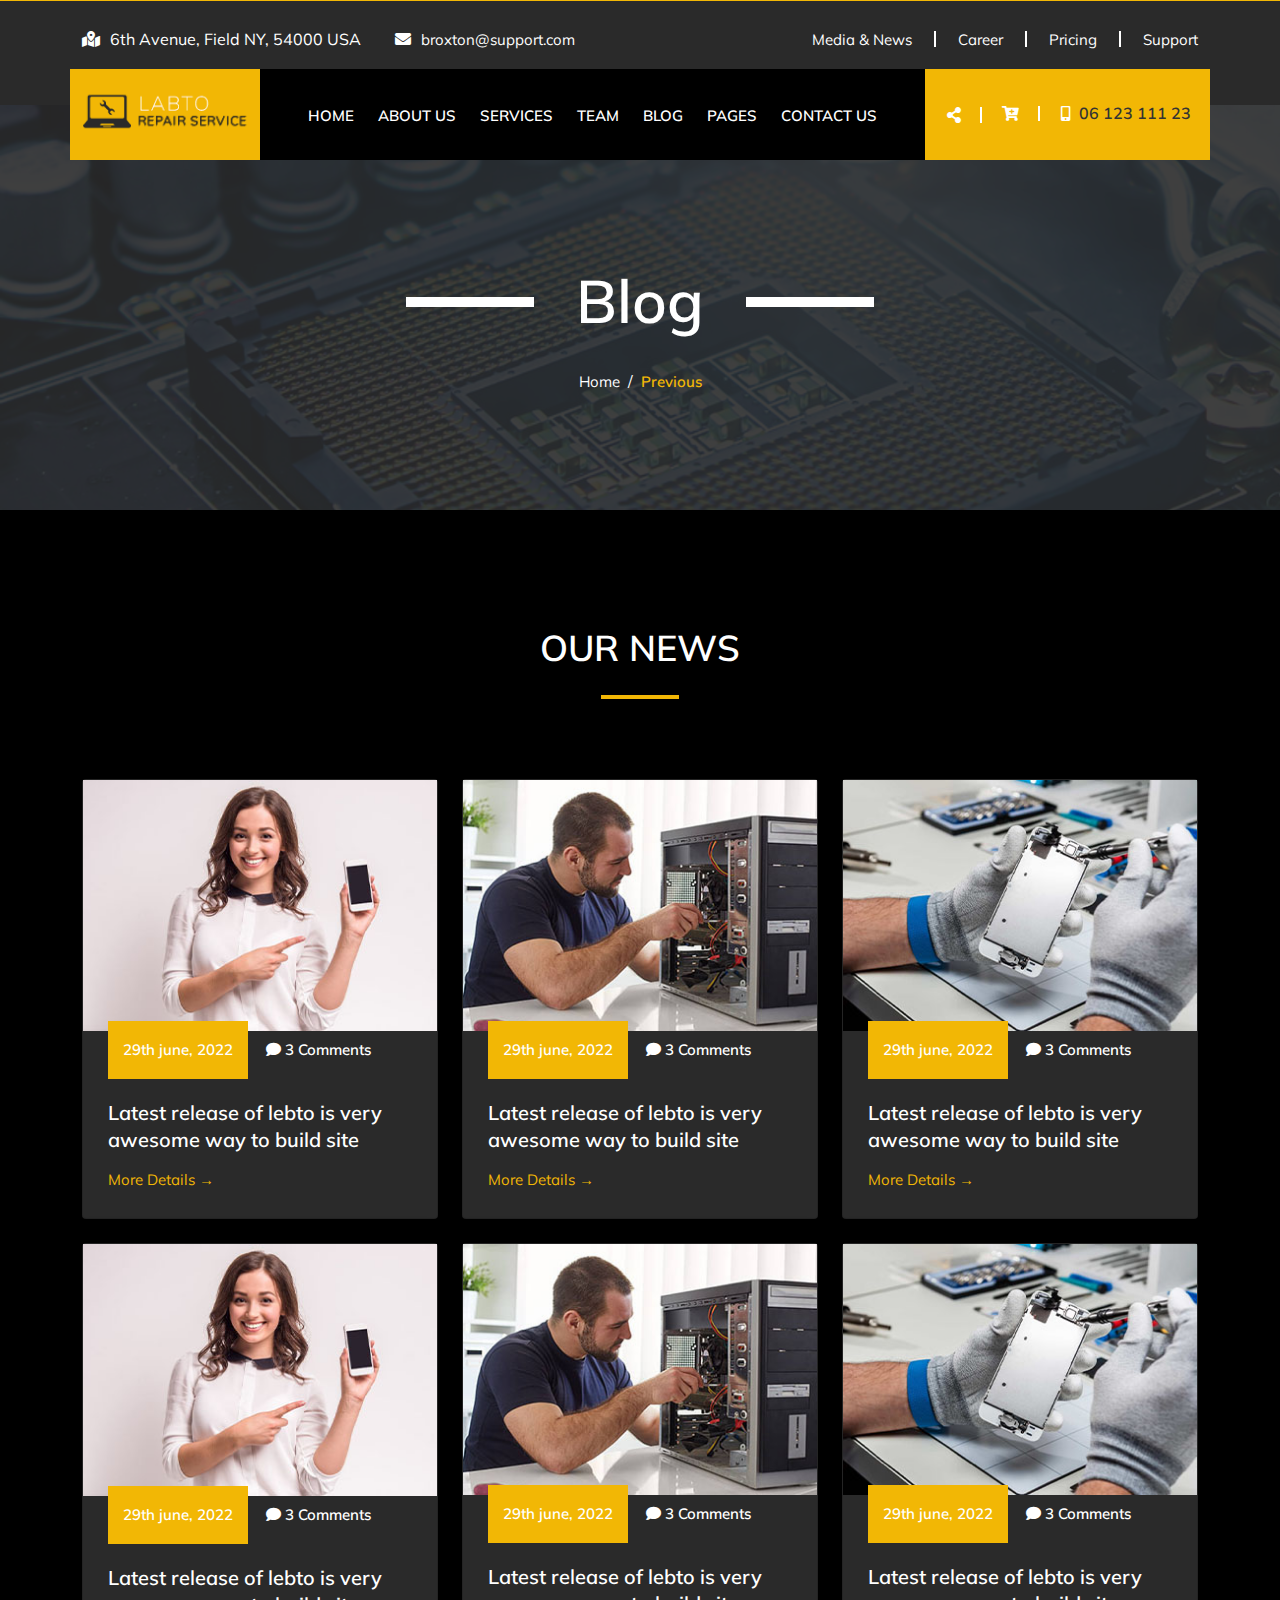
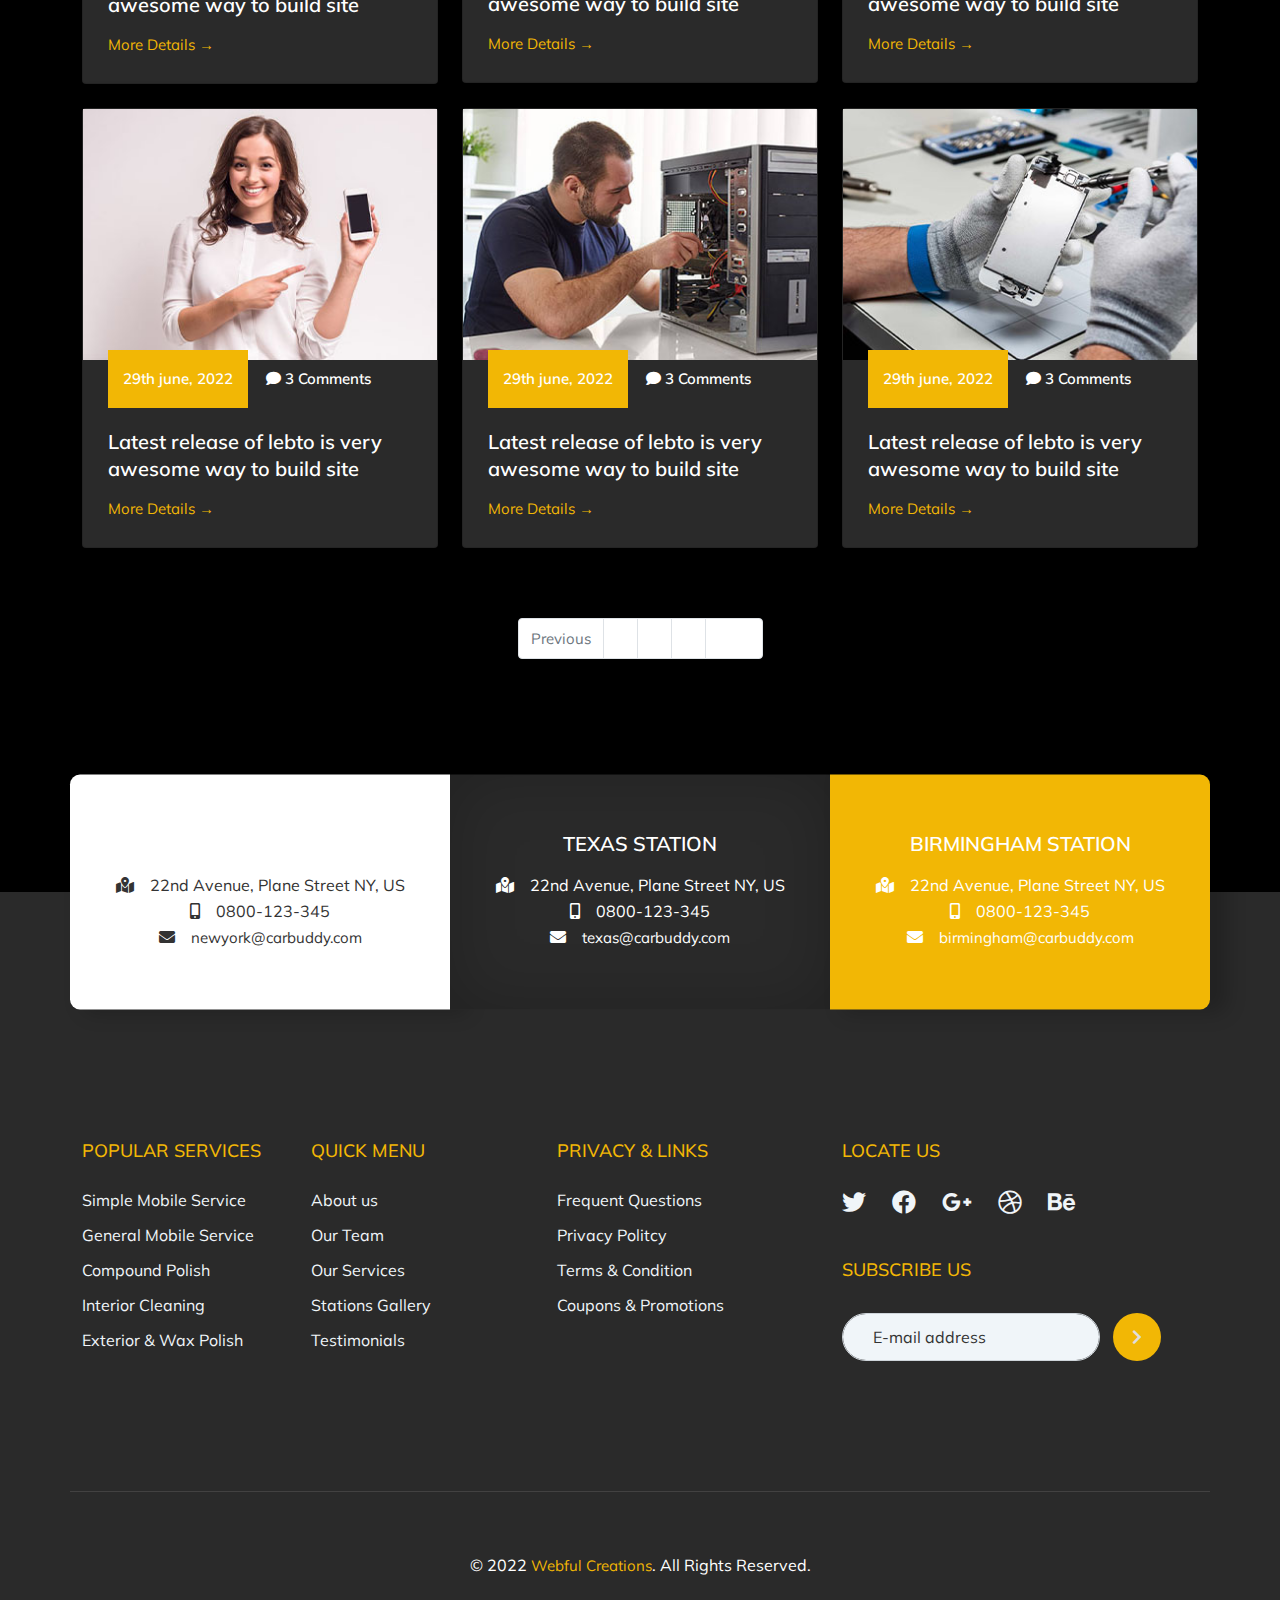
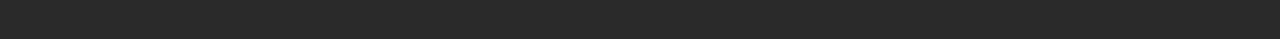
<file: HTML Template Files/blog.html>
<!DOCTYPE html>
<html lang="en">

<head>
	<!-- important for compatibility charset -->
	<meta charset="utf-8" />
	<meta http-equiv="x-ua-compatible" content="ie=edge">
	<meta name="viewport" content="width=device-width, initial-scale=1.0" />

	<title>Blog Template</title>

	<meta name="author" content="Webful Creations">
	<meta name="keywords" content="">
	<meta name="description" content="">

	<!-- FavIcon for Website /-->
	<link rel="shortcut icon" type="image/x-icon" href="assets/images/favicon.png">

	<!-- important for responsiveness remove to make your site non responsive. -->
	<meta name="viewport" content="width=device-width, initial-scale=1">

	<!-- Theme Styles CSS File -->
	<link rel="stylesheet" type="text/css" href="style.css" media="all" />

</head>

<body class="loaded enable-rfs">
	<div class="main-container blog-page">
		<!----------- Header Area Starts Here ------------>
		<div class="header">
			<div id="top-line"></div>
			<div class="top-bar">
				<div class="container">
					<div class="row">

						<div class="col-sm-12 col-md-12 col-lg-6">
							<div class="left-side">
								<ul class="menu">
									<li><i class="fas fa-map-marked-alt"></i>6th Avenue, Field NY, 54000 USA</li>
									<li><i class="fas fa-envelope"></i><a href="#">broxton@support.com</a></li>
								</ul>
							</div><!-- Left Side /-->
						</div><!-- Columns /-->

						<div class="col-sm-12 col-md-12 col-lg-6 clearfix">
							<div class="right-side float-end">
								<ul class="menu">
									<li><a href="#">Media & News</a></li>
									<li><a href="#">Career</a></li>
									<li><a href="#">Pricing</a></li>
									<li class="list-group-flush"><a href="#">Support</a></li>
								</ul>
							</div>
						</div><!-- Columns /-->

					</div><!-- Row /-->
				</div><!-- Container /-->
			</div>
			<!-- Top Bar /-->
			<div class="navigation">
				<div class="container">
					<div class="row">

						<div class="col-12 col-lg-2 col-md-3 col-sm-4 bg-yel">
							<div class="logo">
								<a href="index.html">
									<img src="assets/images/logo.png" alt="Logo">
								</a>
							</div>
						</div><!-- Columns /-->

						<div class="col-12 col-lg-7 col-md-4 col-sm-4">
							<div class="nav-container clearfix">
								<nav class="navbar navbar-expand-lg navbar-light">
									<button class="navbar-toggler" type="button" data-bs-toggle="collapse"
										data-bs-target="#navbarSupportedContent" aria-controls="navbarSupportedContent"
										aria-expanded="false" aria-label="Toggle navigation">
										<i class="fas fa-bars"></i>
									</button>
									<div class="collapse navbar-collapse" id="navbarSupportedContent">
										<ul class="navbar-nav">

											<li class="nav-item dropdown">
												<a class="nav-link" href="index.html" data-bs-toggle="dropdown">Home</a>
												<div class="dropdown-menu">
													<a class="dropdown-item" href="index.html">Home</a>
												</div>
											</li>

											<li class="nav-item">
												<a class="nav-link" href="about-us.html">About Us</a>
											</li>
											<li class="nav-item dropdown">
												<a class="nav-link" href="services.html" data-bs-toggle="dropdown">Services</a>
												<div class="dropdown-menu">
													<a class="dropdown-item" href="services.html">Services</a>
													<!-- <a class="dropdown-item" href="single-service.html">Single
														Services</a> -->
														<a class="dropdown-item" href="fixes.html">Fixes</a>
												</div>
											</li>
											<li class="nav-item dropdown">
												<a class="nav-link" href="our-team.html" data-bs-toggle="dropdown">Team</a>
												<div class="dropdown-menu">
													<a class="dropdown-item" href="our-team.html">Team</a>
													<!-- <a class="dropdown-item" href="single-service.html">Single
														Poducts</a> -->
												</div>
											</li>
											<li class="nav-item dropdown">
												<a class="nav-link" href="blog.html" data-bs-toggle="dropdown">Blog</a>
												<div class="dropdown-menu">
													<a class="dropdown-item" href="blog.html">Blog</a>
													<a class="dropdown-item" href="single-blog.html">Single Post
														Page</a>
												</div>
											</li>
											<li class="nav-item dropdown">
												<a href="#" class="nav-link" data-bs-toggle="dropdown">Pages</a>
												<div class="dropdown-menu">
													<a class="dropdown-item" href="about-us.html">About Us</a>
													<a class="dropdown-item" href="testimonial.html">Testimonials</a>
													<a class="dropdown-item" href="faqs.html">FAQ's</a>
													<a class="dropdown-item" href="404-error-page.html">404 Error
														Page</a>
												</div>
											</li>
											<li class="nav-item">
												<a class="nav-link" href="contact-us.html">Contact us</a>
											</li>
										</ul>
									</div>

								</nav>
							</div>
						</div><!-- Columns /-->
						<div class="col-12 col-lg-3 col-md-5 col-sm-4 bg-yel">
							<div class="nav-icons d-flex">
								<ul class="list-inline">
									<li class="list-inline-item">
										<div class="dropdown">
											<button class="btn dropdown-toggle" type="button" id="dropdownMenu2"
												data-bs-toggle="dropdown" aria-expanded="false">
												<i class="fas fa-share-alt"></i>
											</button>
											<ul class="dropdown-menu" aria-labelledby="dropdownMenu2">
												<li><a href="#"><i class="fab fa-facebook-f"></i></a></li>
												<li><a href="#"><i class="fab fa-twitter"></i></a></li>
												<li><a href="#"><i class="fab fa-instagram"></i></a></li>
												<li><a href="#"><i class="fas fa-envelope"></i></a></li>
											</ul>
										</div>

									</li>
									<li class="list-inline-item"><a href="#"><i class="fas fa-cart-plus"></i></a></li>
									<li class="list-inline-item"><a href="#"><i class="fas fa-mobile-alt"></i> <span>06
												123 111 23</span> </a></li>
									</li>
								</ul>
							</div>
						</div><!-- Columns /-->
					</div><!-- Row /-->
				</div><!-- Container /-->
			</div>
			<!-- Navigation /-->
		</div>
		<!------------- Header End /------------->

				<!------------- Top Heading Start /------------->
					<div class="top-heading dark-grey-bg spacer">
						<div class="color-overlay"></div>
						<div class="container">
							<div class="row">
								<div class="col-sm-12">
									<div class="title-section-text">
										<div class="heading">
											<ul class="list-inline text-center">
												<li class="list-inline-item"><hr class="align-right"></li>
												<li class="list-inline-item"><h1>Blog</h1></li>
												<li class="list-inline-item"><hr></li>
											</ul>	
												
										</div>
										
										<nav aria-label="breadcrumb">
											<ol class="breadcrumb">
												<li class="breadcrumb-item"><a href="index.html">Home</a></li>
												<li class="breadcrumb-item active"><a href="#"> Previous</a></li>
											</ol>
										</nav><!-- Breadcrumbs /-->
									</div>
								</div><!-- Top Columns /-->
							</div>
						</div>
					
					</div><!--top-heading End-->
				<!------------- Top Heading End /------------->

		<!------------- News Starts Here /---------------->

		<div class="our-news spacer grey-bg clearfix">
			<div class="section-title">
				<h2>Our News</h2>
			</div><!-- Section Title /-->
			<div class="container">
				<div class="row">

					<div class="col-sm-12 col-md-4 col-lg-4">

						<div class="card news-wrap">
							<img src="assets/images/help/news/news-img1.jpg" alt="/">
							<div class="card-body news-text">
								<h6>29th june, 2022</h6>
								<h5 class="card-title"><i class="fas fa-comment"></i> 3 Comments</h5>
								<h4 class="card-text news-name"><a href=""> Latest release of lebto is very
										awesome way to build site</a></h4>
								<div class="card-link">
									<a href="single-blog.html" class="card-link">More Details →</a>
								</div>
							</div>
						</div>

					</div><!-- Columns /-->

					<div class="col-sm-12 col-md-4 col-lg-4">

						<div class="card news-wrap">
							<img src="assets/images/help/news/news-img2.jpg" alt="/">
							<div class="card-body news-text">
								<h6>29th june, 2022</h6>
								<h5 class="card-title"><i class="fas fa-comment"></i> 3 Comments</h5>
								<h4 class="card-text news-name"><a href=""> Latest release of lebto is very
										awesome way to build site</a></h4>
								<div class="card-link">
									<a href="single-blog.html" class="card-link">More Details →</a>
								</div>
							</div>
						</div>

					</div><!-- Columns /-->
					<div class="col-sm-12 col-md-4 col-lg-4">

						<div class="card news-wrap">
							<img src="assets/images/help/news/news-img3.jpg" alt="/">
							<div class="card-body news-text">
								<h6>29th june, 2022</h6>
								<h5 class="card-title"><i class="fas fa-comment"></i> 3 Comments</h5>
								<h4 class="card-text news-name"><a href=""> Latest release of lebto is very
										awesome way to build site</a></h4>
								<div class="card-link">
									<a href="single-blog.html" class="card-link">More Details →</a>
								</div>
							</div>
						</div>

					</div><!-- Columns /-->

				</div><!-- Row /-->

				<div class="row mt-1">

					<div class="col-sm-12 col-md-4 col-lg-4">

						<div class="card news-wrap">
							<img src="assets/images/help/news/news-img1.jpg" alt="/">
							<div class="card-body news-text">
								<h6>29th june, 2022</h6>
								<h5 class="card-title"><i class="fas fa-comment"></i> 3 Comments</h5>
								<h4 class="card-text news-name"><a href=""> Latest release of lebto is very
										awesome way to build site</a></h4>
								<div class="card-link">
									<a href="single-blog.html" class="card-link">More Details →</a>
								</div>
							</div>
						</div>

					</div><!-- Columns /-->

					<div class="col-sm-12 col-md-4 col-lg-4">

						<div class="card news-wrap">
							<img src="assets/images/help/news/news-img2.jpg" alt="/">
							<div class="card-body news-text">
								<h6>29th june, 2022</h6>
								<h5 class="card-title"><i class="fas fa-comment"></i> 3 Comments</h5>
								<h4 class="card-text news-name"><a href=""> Latest release of lebto is very
										awesome way to build site</a></h4>
								<div class="card-link">
									<a href="single-blog.html" class="card-link">More Details →</a>
								</div>
							</div>
						</div>

					</div><!-- Columns /-->
					<div class="col-sm-12 col-md-4 col-lg-4">

						<div class="card news-wrap">
							<img src="assets/images/help/news/news-img3.jpg" alt="/">
							<div class="card-body news-text">
								<h6>29th june, 2022</h6>
								<h5 class="card-title"><i class="fas fa-comment"></i> 3 Comments</h5>
								<h4 class="card-text news-name"><a href=""> Latest release of lebto is very
										awesome way to build site</a></h4>
								<div class="card-link">
									<a href="single-blog.html" class="card-link">More Details →</a>
								</div>
							</div>
						</div>

					</div><!-- Columns /-->

				</div><!-- Row /-->

				<div class="row mt-1">

					<div class="col-sm-12 col-md-4 col-lg-4">

						<div class="card news-wrap">
							<img src="assets/images/help/news/news-img1.jpg" alt="/">
							<div class="card-body news-text">
								<h6>29th june, 2022</h6>
								<h5 class="card-title"><i class="fas fa-comment"></i> 3 Comments</h5>
								<h4 class="card-text news-name"><a href=""> Latest release of lebto is very
										awesome way to build site</a></h4>
								<div class="card-link">
									<a href="single-blog.html" class="card-link">More Details →</a>
								</div>
							</div>
						</div>

					</div><!-- Columns /-->

					<div class="col-sm-12 col-md-4 col-lg-4">

						<div class="card news-wrap">
							<img src="assets/images/help/news/news-img2.jpg" alt="/">
							<div class="card-body news-text">
								<h6>29th june, 2022</h6>
								<h5 class="card-title"><i class="fas fa-comment"></i> 3 Comments</h5>
								<h4 class="card-text news-name"><a href=""> Latest release of lebto is very
										awesome way to build site</a></h4>
								<div class="card-link">
									<a href="single-blog.html" class="card-link">More Details →</a>
								</div>
							</div>
						</div>

					</div><!-- Columns /-->
					<div class="col-sm-12 col-md-4 col-lg-4">

						<div class="card news-wrap">
							<img src="assets/images/help/news/news-img3.jpg" alt="/">
							<div class="card-body news-text">
								<h6>29th june, 2022</h6>
								<h5 class="card-title"><i class="fas fa-comment"></i> 3 Comments</h5>
								<h4 class="card-text news-name"><a href=""> Latest release of lebto is very
										awesome way to build site</a></h4>
								<div class="card-link">
									<a href="single-blog.html" class="card-link">More Details →</a>
								</div>
							</div>
						</div>

					</div><!-- Columns /-->

				</div><!-- Row /-->
					<div class="sm-module"></div>
				<div class="row pagination-area ">
					<div class="col-sm-12 col-md-12 col-lg-12">
						<nav aria-label="Page navigation example">
							<ul class="pagination justify-content-center">
							  <li class="page-item disabled">
								<a class="page-link" href="#" tabindex="-1" aria-disabled="true">Previous</a>
							  </li>
							  <li class="page-item"><a class="page-link" href="#">1</a></li>
							  <li class="page-item"><a class="page-link" href="#">2</a></li>
							  <li class="page-item"><a class="page-link" href="#">3</a></li>
							  <li class="page-item">
								<a class="page-link" href="#">Next</a>
							  </li>
							</ul>
						  </nav>
					</div>
				</div><!-- Row /-->
			</div><!-- Container /-->
		</div>
		<!------------- News Ends Here /------------------>

		<!------------- Location Starts Here /---------------->
		<div class="locations grey-bg">
			<div class="container">
				<div class="row">

					<div class="col-sm-12 col-md-6 col-lg-4 p-0">

						<div class="locations-text one hover-wrap">
							<h4>New York Station</h4>
							<p><i class="fas fa-map-marked-alt"></i>22nd Avenue, Plane Street NY, US</p>
							<p><i class="fas fa-mobile-alt"></i>0800-123-345</p>
							<p><i class="fas fa-envelope"></i><a href="#">newyork@carbuddy.com</a></p>
						</div>

					</div><!-- Clumns /-->

					<div class="col-sm-12 col-md-6 col-lg-4 p-0">

						<div class="locations-text two hover-wrap">
							<h4>Texas Station</h4>
							<p><i class="fas fa-map-marked-alt"></i>22nd Avenue, Plane Street NY, US</p>
							<p><i class="fas fa-mobile-alt"></i>0800-123-345</p>
							<p><i class="fas fa-envelope"></i><a href="#">texas@carbuddy.com</a></p>
						</div>

					</div><!-- Clumns /-->

					<div class="col-sm-12 col-md-12 col-lg-4 p-0">

						<div class="locations-text three hover-wrap">
							<h4>Birmingham Station</h4>
							<p><i class="fas fa-map-marked-alt"></i>22nd Avenue, Plane Street NY, US</p>
							<p><i class="fas fa-mobile-alt"></i>0800-123-345</p>
							<p><i class="fas fa-envelope"></i><a href="#">birmingham@carbuddy.com</a></p>
						</div>

					</div><!-- Clumns /-->

				</div><!-- Row /-->
			</div><!-- Container /-->
		</div>

		<!------------- Location Ends Here /---------------->


		<div class="footer">
			<div class="footer-top spacer">
				<div class="container">
					<div class="row ">

						<div class="col-lg-5 col-md-7 col-sm-12">
							<div class="footer-box Courses">
								<ul class="links  col-padding-y">
									<li>
										<h6>Popular Services</h6>
									</li>
									<li><a href="#">Simple Mobile Service</a></li>
									<li><a href="#">General Mobile Service</a></li>
									<li><a href="#">Compound Polish</a></li>
									<li><a href="#">Interior Cleaning</a></li>
									<li><a href="#">Exterior & Wax Polish</a></li>
								</ul>
								<ul class="links  col-padding-y">
									<li>
										<h6>Quick Menu</h6>
									</li>
									<li><a href="about-us.html">About us</a></li>
									<li><a href="our-team.html">Our Team</a></li>
									<li><a href="services.html">Our Services</a></li>
									<li><a href="#">Stations Gallery</a></li>
									<li><a href="testimonial.html">Testimonials</a></li>
								</ul>
							</div><!-- Footer Box /-->
						</div><!-- Columns /-->

						<div class="col-lg-3 col-md-5 col-sm-12 col-padding-y">
							<div class="footer-box Privacy">
								<ul class="links">
									<li>
										<h6>Privacy & Links</h6>
									</li>
									<li><a href="#">Frequent Questions</a></li>
									<li><a href="#">Privacy Politcy</a></li>
									<li><a href="#">Terms & Condition</a></li>
									<li><a href="#">Coupons & Promotions</a></li>
								</ul>
							</div><!-- Footer Box /-->
						</div><!-- Columns /-->

						<div class="col-lg-4 col-md-6 col-sm-12 col-padding-y">
							<div class="footer-box follow-us">
								<h6>Locate Us</h6>
								<div class="social-icons">
									<ul class="menu">
										<li><a href="#"><i class="fab fa-twitter"></i></a></li>
										<li><a href="#"><i class="fab fa-facebook"></i></a></li>
										<li><a href="#"><i class="fab fa-google-plus-g"></i></a></li>
										<li><a href="#"><i class="fab fa-dribbble"></i></a></li>
										<li><a href="#"><i class="fab fa-behance"></i></a></li>

									</ul>
								</div>
								<div class="subscribe-us">
									<h6>Subscribe Us</h6>
									<ul class="menu">
										<li>
											<input type="email" class="form-control" id="exampleInputEmail1"
												placeholder="E-mail address">
										</li>
										<li>
											<button type="submit" class="btn btn-primary"><i
													class="fas fa-chevron-right"></i></button>
										</li>
									</ul>
								</div>
							</div><!-- Footer Box /-->
						</div><!-- Columns /-->

					</div><!-- Row /-->
				</div><!-- Container /-->
			</div><!-- Footer Bottom /-->



			<div class="footer-Copyright">
				<div class="container">
					<div class="row">

						<div class="col-lg-12 col-md-12 col-sm-12">
							<div class="copyrightinfo">© 2022 <a href="https://www.webfulcreations.com/"
									target="_blank">Webful Creations</a>. All Rights Reserved.</div>
						</div>

					</div><!-- Row /-->
				</div><!-- Container /-->
			</div><!-- Footer Bottom /-->

		</div>
		<!------------ Footer Ends Here /----------->




	</div>
	<!-- Main Container /-->

	<!-- Move to Top Icon 
    	 Remove to Not Display /-->
	<a href="#" id="top" title="Go to Top">
		<i class="far fa-caret-square-up"></i>
	</a>

	<!-- Page Preloader
             Delete to Remove Preloader /-->
	<div class="preloader">
		<div class="spinner animated infinite fadeIn">
			<div class="preloader-img"></div>
		</div>
	</div><!-- Preloader /-->

	<!-- Including Jquery so All js Can run -->
	<script src="assets/js/jquery.min.js" type="text/javascript"></script>

	<!-- Including bootstrap JS so bootstrap function can work. -->
	<script src="assets/js/bootstrap.min.js" type="text/javascript"></script>

	<!-- Isotop Image Filter Gallery -->
	<script src="assets/js/isotope.pkgd.min.js" type="text/javascript"></script>

	<!-- Webful JS -->
	<script src="assets/js/template.js" type="text/javascript"></script>

</body>

</html>
</file>
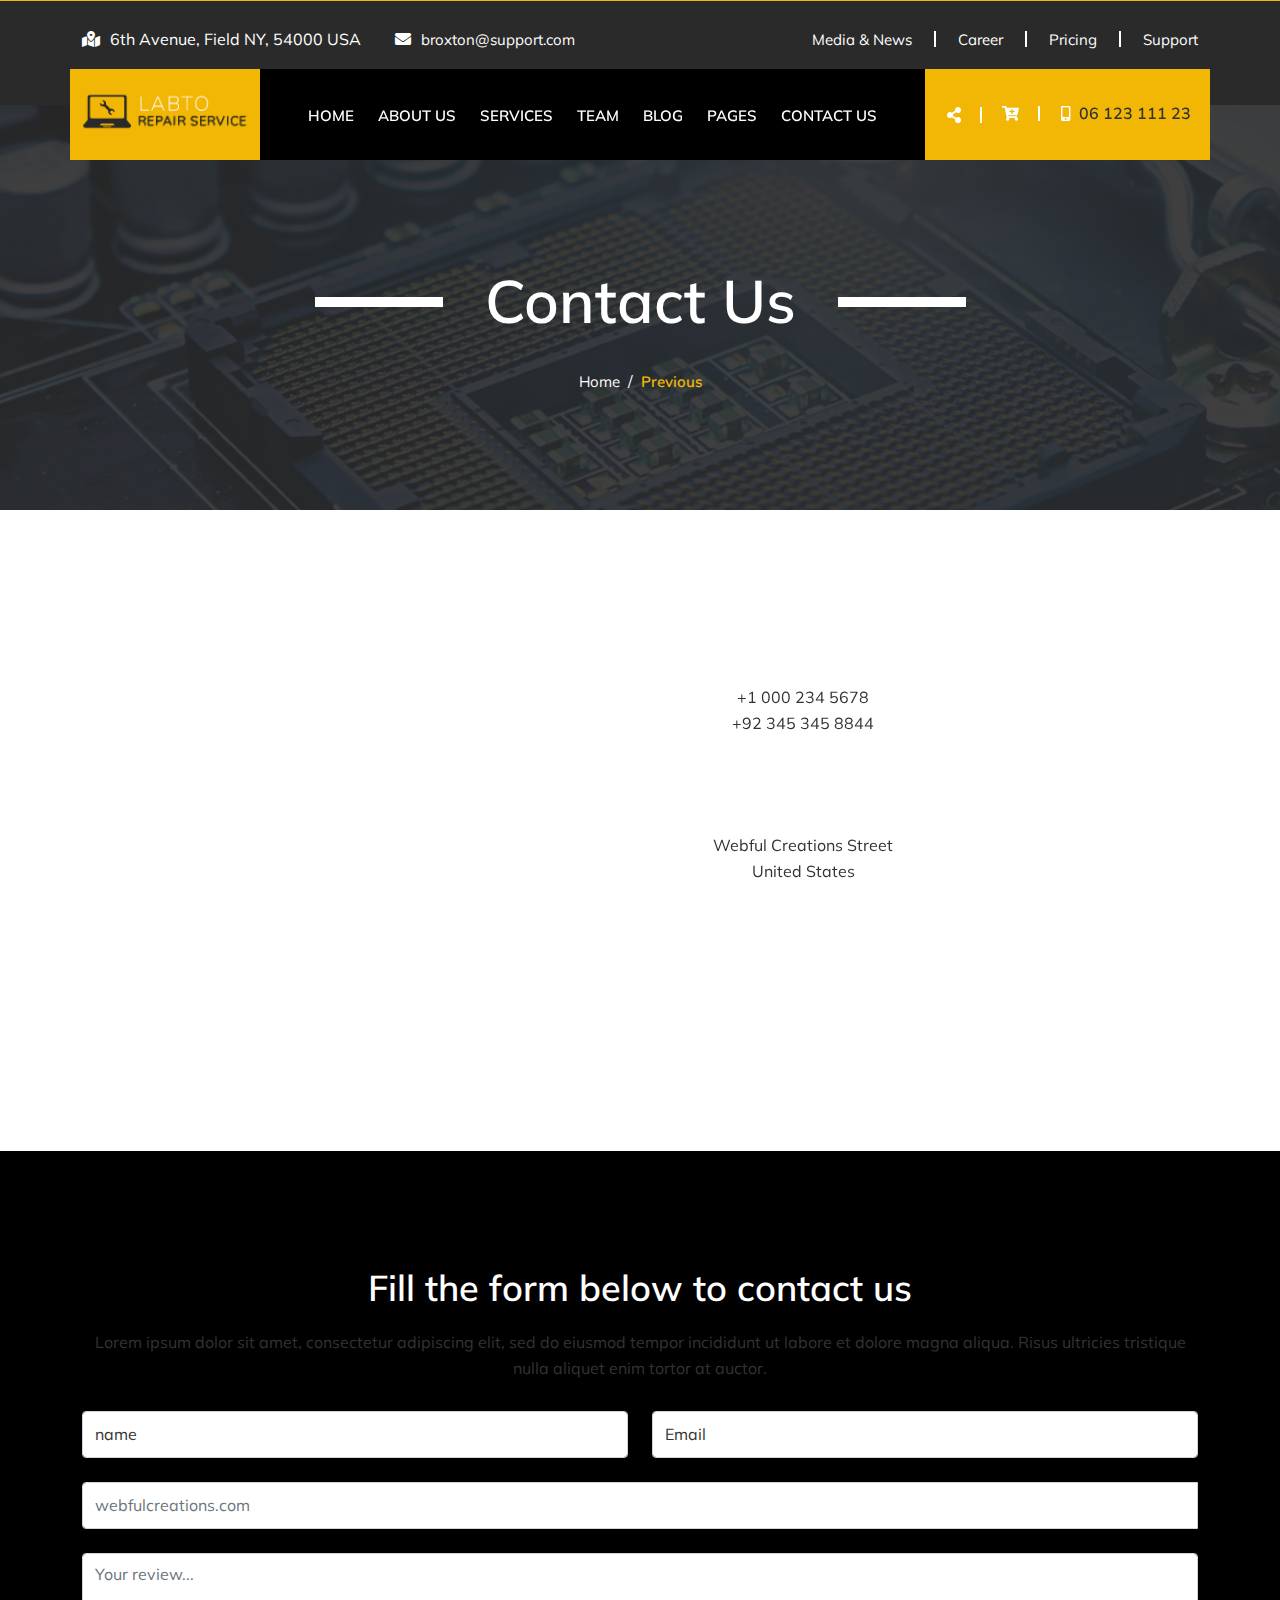
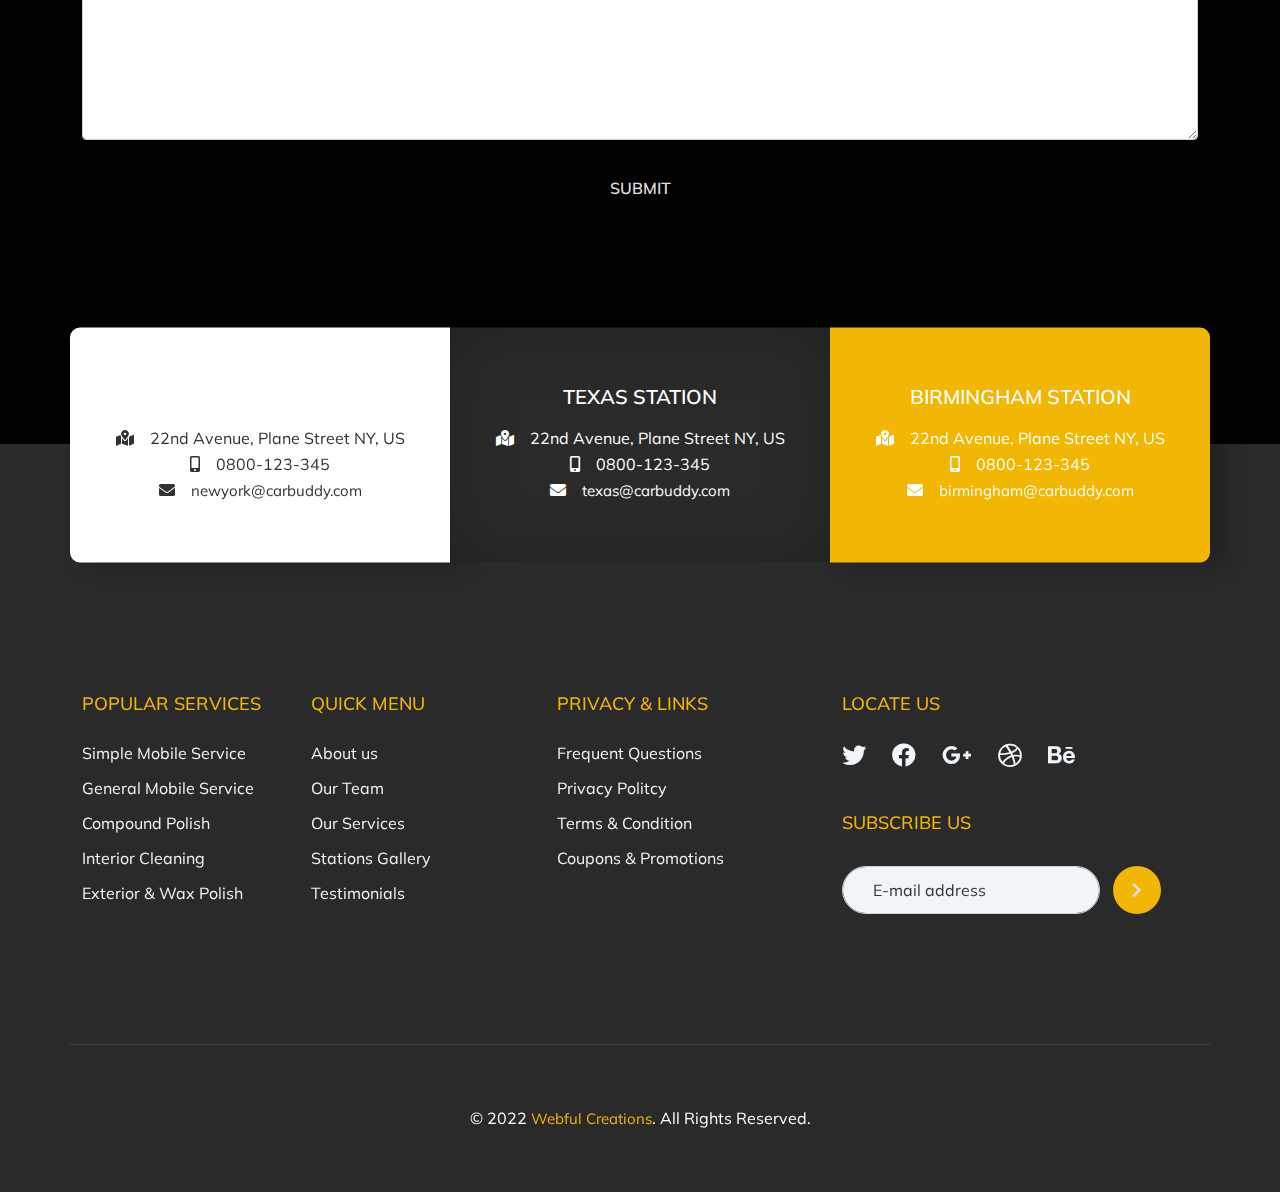
<file: HTML Template Files/contact-us.html>
<!DOCTYPE html>
<html lang="en">

<head>
	<!-- important for compatibility charset -->
	<meta charset="utf-8" />
	<meta http-equiv="x-ua-compatible" content="ie=edge">
	<meta name="viewport" content="width=device-width, initial-scale=1.0" />

	<title>Contact Us</title>

	<meta name="author" content="Webful Creations">
	<meta name="keywords" content="">
	<meta name="description" content="">

	<!-- FavIcon for Website /-->
	<link rel="shortcut icon" type="image/x-icon" href="assets/images/favicon.png">

	<!-- important for responsiveness remove to make your site non responsive. -->
	<meta name="viewport" content="width=device-width, initial-scale=1">

	<!-- Theme Styles CSS File -->
	<link rel="stylesheet" type="text/css" href="style.css" media="all" />

</head>

<body class="loaded enable-rfs">
	<div class="main-container contact-us-page">
		<!----------- Header Area Starts Here ------------>
		<div class="header">
			<div id="top-line"></div>
			<div class="top-bar">
				<div class="container">
					<div class="row">

						<div class="col-sm-12 col-md-12 col-lg-6">
							<div class="left-side">
								<ul class="menu">
									<li><i class="fas fa-map-marked-alt"></i>6th Avenue, Field NY, 54000 USA</li>
									<li><i class="fas fa-envelope"></i><a href="#">broxton@support.com</a></li>
								</ul>
							</div><!-- Left Side /-->
						</div><!-- Columns /-->

						<div class="col-sm-12 col-md-12 col-lg-6 clearfix">
							<div class="right-side float-end">
								<ul class="menu">
									<li><a href="#">Media & News</a></li>
									<li><a href="#">Career</a></li>
									<li><a href="#">Pricing</a></li>
									<li class="list-group-flush"><a href="#">Support</a></li>
								</ul>
							</div>
						</div><!-- Columns /-->

					</div><!-- Row /-->
				</div><!-- Container /-->
			</div>
			<!-- Top Bar /-->
			<div class="navigation">
				<div class="container">
					<div class="row">

						<div class="col-12 col-lg-2 col-md-3 col-sm-4 bg-yel">
							<div class="logo">
								<a href="index.html">
									<img src="assets/images/logo.png" alt="Logo">
								</a>
							</div>
						</div><!-- Columns /-->

						<div class="col-12 col-lg-7 col-md-4 col-sm-4">
							<div class="nav-container clearfix">
								<nav class="navbar navbar-expand-lg navbar-light">
									<button class="navbar-toggler" type="button" data-bs-toggle="collapse"
										data-bs-target="#navbarSupportedContent" aria-controls="navbarSupportedContent"
										aria-expanded="false" aria-label="Toggle navigation">
										<i class="fas fa-bars"></i>
									</button>
									<div class="collapse navbar-collapse" id="navbarSupportedContent">
										<ul class="navbar-nav">

											<li class="nav-item dropdown">
												<a class="nav-link" href="index.html" data-bs-toggle="dropdown">Home</a>
												<div class="dropdown-menu">
													<a class="dropdown-item" href="index.html">Home</a>
												</div>
											</li>

											<li class="nav-item">
												<a class="nav-link" href="about-us.html">About Us</a>
											</li>
											<li class="nav-item dropdown">
												<a class="nav-link" href="services.html" data-bs-toggle="dropdown">Services</a>
												<div class="dropdown-menu">
													<a class="dropdown-item" href="services.html">Services</a>
													<!-- <a class="dropdown-item" href="single-service.html">Single
														Services</a> -->
														<a class="dropdown-item" href="fixes.html">Fixes</a>
												</div>
											</li>
											<li class="nav-item dropdown">
												<a class="nav-link" href="our-team.html" data-bs-toggle="dropdown">Team</a>
												<div class="dropdown-menu">
													<a class="dropdown-item" href="our-team.html">Team</a>
													<!-- <a class="dropdown-item" href="single-blog.html">Single
														Poducts</a> -->
													
												</div>
											</li>
											<li class="nav-item dropdown">
												<a class="nav-link" href="blog.html" data-bs-toggle="dropdown">Blog</a>
												<div class="dropdown-menu">
													<a class="dropdown-item" href="blog.html">Blog</a>
													<a class="dropdown-item" href="single-blog.html">Single Post
														Page</a>
												</div>
											</li>
											<li class="nav-item dropdown">
												<a href="#" class="nav-link" data-bs-toggle="dropdown">Pages</a>
												<div class="dropdown-menu">
													<a class="dropdown-item" href="about-us.html">About Us</a>
													<a class="dropdown-item" href="testimonial.html">Testimonials</a>
													<a class="dropdown-item" href="faqs.html">FAQ's</a>
													<a class="dropdown-item" href="404-error-page.html">404 Error
														Page</a>
												</div>
											</li>
											<li class="nav-item">
												<a class="nav-link" href="contact-us.html">Contact us</a>
											</li>
										</ul>
									</div>

								</nav>
							</div>
						</div><!-- Columns /-->
						<div class="col-12 col-lg-3 col-md-5 col-sm-4 bg-yel">
							<div class="nav-icons d-flex">
								<ul class="list-inline">
									<li class="list-inline-item">
										<div class="dropdown">
											<button class="btn dropdown-toggle" type="button" id="dropdownMenu2"
												data-bs-toggle="dropdown" aria-expanded="false">
												<i class="fas fa-share-alt"></i>
											</button>
											<ul class="dropdown-menu" aria-labelledby="dropdownMenu2">
												<li><a href="#"><i class="fab fa-facebook-f"></i></a></li>
												<li><a href="#"><i class="fab fa-twitter"></i></a></li>
												<li><a href="#"><i class="fab fa-instagram"></i></a></li>
												<li><a href="#"><i class="fas fa-envelope"></i></a></li>
											</ul>
										</div>

									</li>
									<li class="list-inline-item"><a href="#"><i class="fas fa-cart-plus"></i></a></li>
									<li class="list-inline-item"><a href="#"><i class="fas fa-mobile-alt"></i> <span>06
												123 111 23</span> </a></li>
									</li>
								</ul>
							</div>
						</div><!-- Columns /-->
					</div><!-- Row /-->
				</div><!-- Container /-->
			</div>
			<!-- Navigation /-->
		</div>
		<!------------- Header End /------------->

		<!------------- Top Heading Start /------------->
		<div class="top-heading dark-grey-bg spacer">
			<div class="color-overlay"></div>
			<div class="container">
				<div class="row">
					<div class="col-sm-12">
						<div class="title-section-text">
							<div class="heading">
								<ul class="list-inline text-center">
									<li class="list-inline-item">
										<hr class="align-right">
									</li>
									<li class="list-inline-item">
										<h1>Contact Us</h1>
									</li>
									<li class="list-inline-item">
										<hr>
									</li>
								</ul>

							</div>

							<nav aria-label="breadcrumb">
								<ol class="breadcrumb">
									<li class="breadcrumb-item"><a href="index.html">Home</a></li>
									<li class="breadcrumb-item active"><a href="#"> Previous</a></li>
								</ol>
							</nav><!-- Breadcrumbs /-->
						</div>
					</div><!-- Top Columns /-->
				</div>
			</div>
		

		</div>
		<!--top-heading End-->
		<!------------- Top Heading End /------------->

		<!------------- Map Section Starts Here /------------------>

		<div class="row">

			<div class="col-sm12 col-md-6 col-lg-6">
				<div class="map">
					<iframe
						src="https://www.google.com/maps/embed?pb=!1m18!1m12!1m3!1d387193.30614410306!2d-74.25988034223427!3d40.69714938340079!2m3!1f0!2f0!3f0!3m2!1i1024!2i768!4f13.1!3m3!1m2!1s0x89c24fa5d33f083b%3A0xc80b8f06e177fe62!2sNew%20York%2C%20NY%2C%20USA!5e0!3m2!1sen!2s!4v1647066732127!5m2!1sen!2s"
						width="100%" height="100%" style="border:0;" allowfullscreen="" loading="lazy"></iframe>

				</div>
			</div>

			<div class="col-sm12 col-md-3 col-lg-3 spacer">
				<div class="contact-text ">

					<div class="contact-box">
						<i class="fas fa-mobile-alt"></i>
						<h6>Phone</h6>
						<p>+1 000 234 5678</p>
						<p>+92 345 345 8844</p>
					</div>

					<div class="contact-box">
						<i class="fas fa-map-marked-alt"></i>
						<h6>Address</h6>
						<p>Webful Creations Street <br> United States</p>
					</div>

					<div class="contact-box">
						<i class="fas fa-envelope"></i>
						<h6>Email</h6>
						<p><a href="#">ateeq@yoursite.coms</a></p>
						<p><a href="#">support@webfulcreations.com</a></p>
					</div>

				</div>
			</div>
			<div class="col-sm12 col-md-3 col-lg-3"></div>

		</div><!-- row /-->

		<!------------- Map Section Ends Here /-------------------->

		<!------------- Form Area Starts Here /-------------------->
		<div class="form-area spacer grey-bg">
			<div class="container">
				<div class="row">
					<div class="col-sm-12 col-md-12 col-lg-12">
						<div class="comment-form">
							<h3 class="mb-4 text-center">Fill the form below to contact us</h3>
							<p class="text-center">Lorem ipsum dolor sit amet, consectetur adipiscing elit, sed do eiusmod tempor incididunt
								ut labore et dolore magna aliqua. Risus ultricies tristique nulla aliquet enim tortor at
								auctor.</p>
							<form class="needs-validation" novalidate="">
								<div class="row">

									<div class="col-md-6 mb-4">
										<input type="text" class="form-control" placeholder="First name" value="name"
											required="">
										<div class="valid-tooltip">
											Looks good!
										</div>
									</div>

									<div class="col-md-6 mb-4">
										<input type="text" class="form-control" placeholder="First name" value="Email"
											required="">
										<div class="valid-tooltip">
											Looks good!
										</div>
									</div>

									<div class="col-md-12 mb-4">
										<div class="input-group">
											<input type="text" class="form-control" id="validationTooltipUsername"
												placeholder="webfulcreations.com">
											<div class="invalid-tooltip">
												Please choose a unique and valid username.
											</div>
										</div>
									</div>

									<div class="col-md-12 Textarea-btn">
										<textarea class="form-control mb-4" id="exampleFormControlTextarea1" rows="7"
											placeholder="Your review..."></textarea>
										<button class="btn btn-primary text-center" type="submit">Submit</button>
									</div>

								</div><!-- Form Row /-->
							</form>
						</div>
					</div>
					<!--column-->
				</div>
			</div>
		</div>
		<!------------- Location Starts Here /---------------->
		<div class="locations grey-bg">
			<div class="container">
				<div class="row">

					<div class="col-sm-12 col-md-6 col-lg-4 p-0">

						<div class="locations-text one hover-wrap">
							<h4>New York Station</h4>
							<p><i class="fas fa-map-marked-alt"></i>22nd Avenue, Plane Street NY, US</p>
							<p><i class="fas fa-mobile-alt"></i>0800-123-345</p>
							<p><i class="fas fa-envelope"></i><a href="#">newyork@carbuddy.com</a></p>
						</div>

					</div><!-- Clumns /-->

					<div class="col-sm-12 col-md-6 col-lg-4 p-0">

						<div class="locations-text two hover-wrap">
							<h4>Texas Station</h4>
							<p><i class="fas fa-map-marked-alt"></i>22nd Avenue, Plane Street NY, US</p>
							<p><i class="fas fa-mobile-alt"></i>0800-123-345</p>
							<p><i class="fas fa-envelope"></i><a href="#">texas@carbuddy.com</a></p>
						</div>

					</div><!-- Clumns /-->

					<div class="col-sm-12 col-md-12 col-lg-4 p-0">

						<div class="locations-text three hover-wrap">
							<h4>Birmingham Station</h4>
							<p><i class="fas fa-map-marked-alt"></i>22nd Avenue, Plane Street NY, US</p>
							<p><i class="fas fa-mobile-alt"></i>0800-123-345</p>
							<p><i class="fas fa-envelope"></i><a href="#">birmingham@carbuddy.com</a></p>
						</div>

					</div><!-- Clumns /-->

				</div><!-- Row /-->
			</div><!-- Container /-->
		</div>

		<!------------- Location Ends Here /---------------->


		<div class="footer">
			<div class="footer-top spacer">
				<div class="container">
					<div class="row ">

						<div class="col-lg-5 col-md-7 col-sm-12">
							<div class="footer-box Courses">
								<ul class="links  col-padding-y">
									<li>
										<h6>Popular Services</h6>
									</li>
									<li><a href="#">Simple Mobile Service</a></li>
									<li><a href="#">General Mobile Service</a></li>
									<li><a href="#">Compound Polish</a></li>
									<li><a href="#">Interior Cleaning</a></li>
									<li><a href="#">Exterior & Wax Polish</a></li>
								</ul>
								<ul class="links  col-padding-y">
									<li>
										<h6>Quick Menu</h6>
									</li>
									<li><a href="about-us.html">About us</a></li>
									<li><a href="our-team.html">Our Team</a></li>
									<li><a href="services.html">Our Services</a></li>
									<li><a href="#">Stations Gallery</a></li>
									<li><a href="testimonial.html">Testimonials</a></li>
								</ul>
							</div><!-- Footer Box /-->
						</div><!-- Columns /-->

						<div class="col-lg-3 col-md-5 col-sm-12 col-padding-y">
							<div class="footer-box Privacy">
								<ul class="links">
									<li>
										<h6>Privacy & Links</h6>
									</li>
									<li><a href="#">Frequent Questions</a></li>
									<li><a href="#">Privacy Politcy</a></li>
									<li><a href="#">Terms & Condition</a></li>
									<li><a href="#">Coupons & Promotions</a></li>
								</ul>
							</div><!-- Footer Box /-->
						</div><!-- Columns /-->

						<div class="col-lg-4 col-md-6 col-sm-12 col-padding-y">
							<div class="footer-box follow-us">
								<h6>Locate Us</h6>
								<div class="social-icons">
									<ul class="menu">
										<li><a href="#"><i class="fab fa-twitter"></i></a></li>
										<li><a href="#"><i class="fab fa-facebook"></i></a></li>
										<li><a href="#"><i class="fab fa-google-plus-g"></i></a></li>
										<li><a href="#"><i class="fab fa-dribbble"></i></a></li>
										<li><a href="#"><i class="fab fa-behance"></i></a></li>

									</ul>
								</div>
								<div class="subscribe-us">
									<h6>Subscribe Us</h6>
									<ul class="menu">
										<li>
											<input type="email" class="form-control" id="exampleInputEmail1"
												placeholder="E-mail address">
										</li>
										<li>
											<button type="submit" class="btn btn-primary"><i
													class="fas fa-chevron-right"></i></button>
										</li>
									</ul>
								</div>
							</div><!-- Footer Box /-->
						</div><!-- Columns /-->

					</div><!-- Row /-->
				</div><!-- Container /-->
			</div><!-- Footer Bottom /-->



			<div class="footer-Copyright">
				<div class="container">
					<div class="row">

						<div class="col-lg-12 col-md-12 col-sm-12">
							<div class="copyrightinfo">© 2022 <a href="https://www.webfulcreations.com/"
									target="_blank">Webful Creations</a>. All Rights Reserved.</div>
						</div>

					</div><!-- Row /-->
				</div><!-- Container /-->
			</div><!-- Footer Bottom /-->

		</div>
		<!------------ Footer Ends Here /----------->




	</div>
	<!-- Main Container /-->

	<!-- Move to Top Icon 
    	 Remove to Not Display /-->
	<a href="#" id="top" title="Go to Top">
		<i class="far fa-caret-square-up"></i>
	</a>

	<!-- Page Preloader
             Delete to Remove Preloader /-->
	<div class="preloader">
		<div class="spinner animated infinite fadeIn">
			<div class="preloader-img"></div>
		</div>
	</div><!-- Preloader /-->

	<!-- Including Jquery so All js Can run -->
	<script src="assets/js/jquery.min.js" type="text/javascript"></script>

	<!-- Including bootstrap JS so bootstrap function can work. -->
	<script src="assets/js/bootstrap.min.js" type="text/javascript"></script>

	<!-- Isotop Image Filter Gallery -->
	<script src="assets/js/isotope.pkgd.min.js" type="text/javascript"></script>

	<!-- Webful JS -->
	<script src="assets/js/template.js" type="text/javascript"></script>

</body>

</html>
</file>
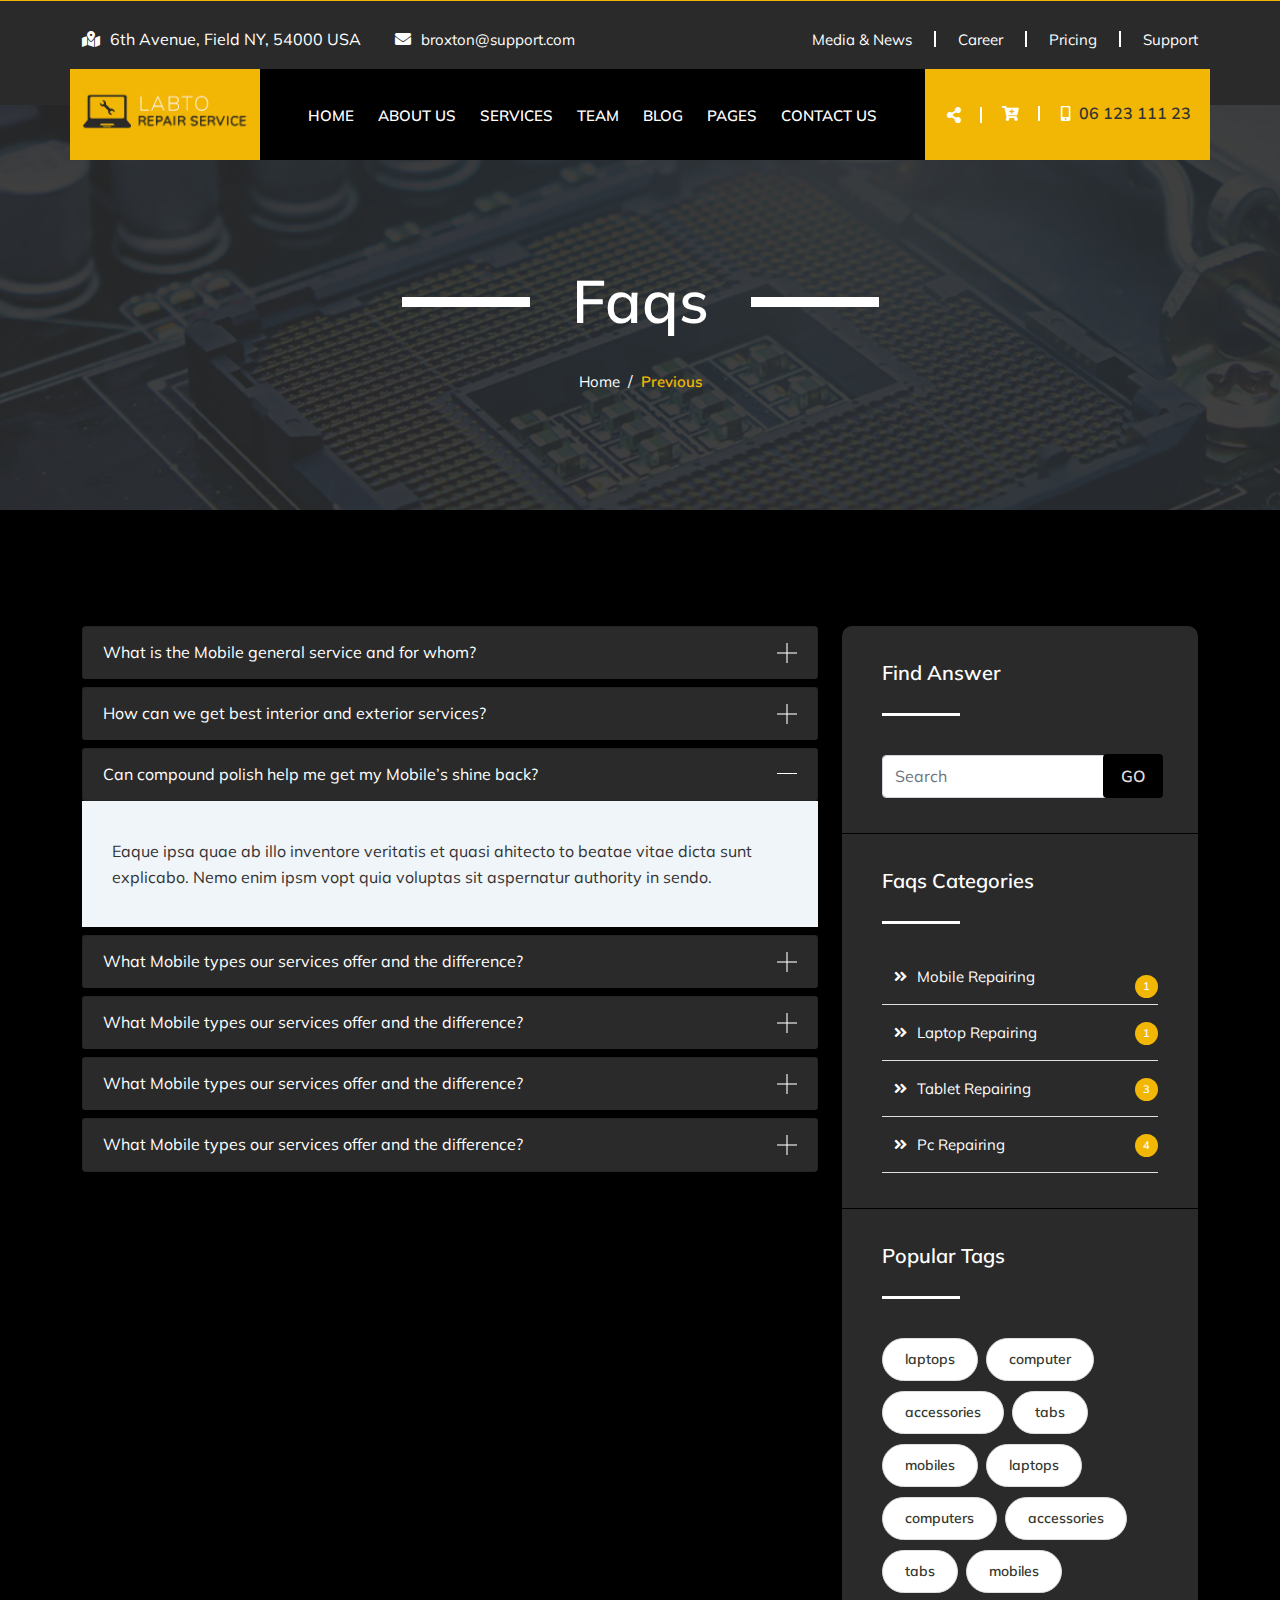
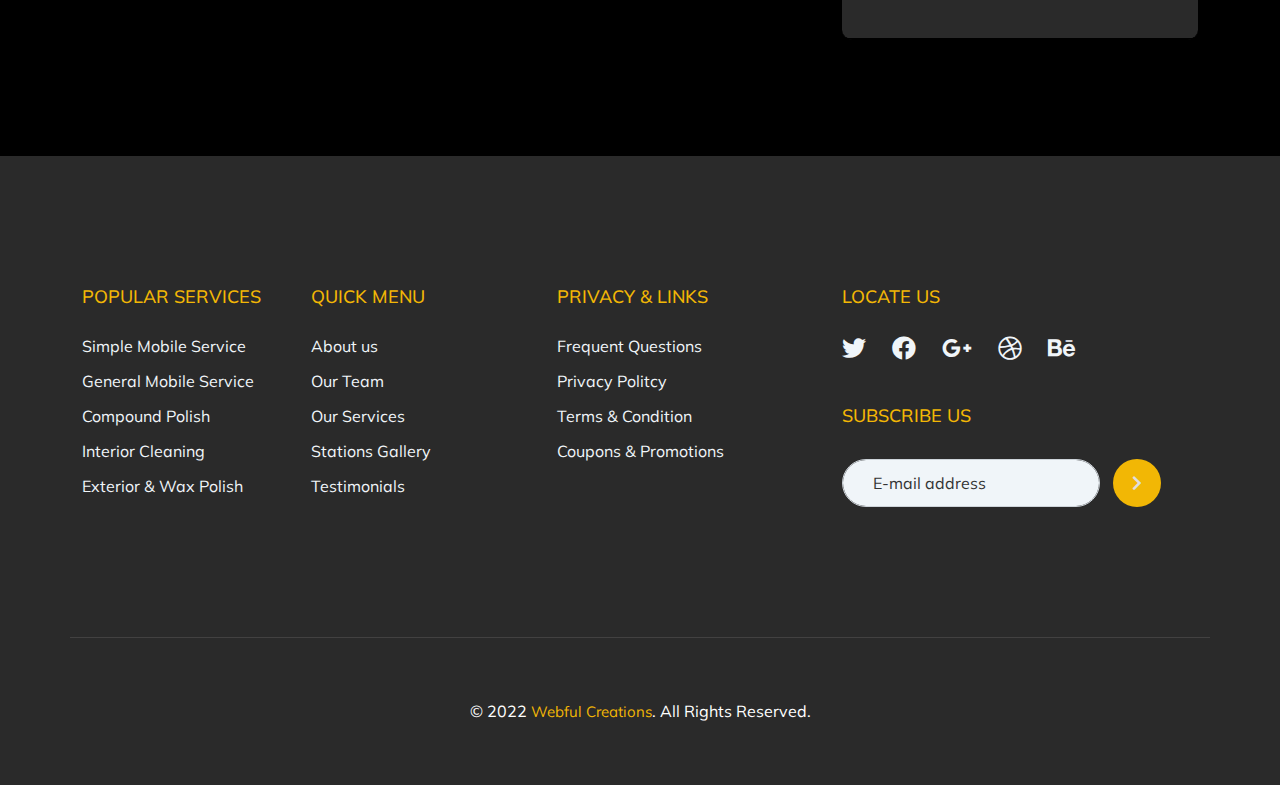
<file: HTML Template Files/faqs.html>
<!DOCTYPE html>
<html lang="en">

<head>
	<!-- important for compatibility charset -->
	<meta charset="utf-8" />
	<meta http-equiv="x-ua-compatible" content="ie=edge">
	<meta name="viewport" content="width=device-width, initial-scale=1.0" />

	<title>Faq Template</title>

	<meta name="author" content="Webful Creations">
	<meta name="keywords" content="">
	<meta name="description" content="">

	<!-- FavIcon for Website /-->
	<link rel="shortcut icon" type="image/x-icon" href="assets/images/favicon.png">

	<!-- important for responsiveness remove to make your site non responsive. -->
	<meta name="viewport" content="width=device-width, initial-scale=1">

	<!-- Theme Styles CSS File -->
	<link rel="stylesheet" type="text/css" href="style.css" media="all" />

</head>

<body class="loaded enable-rfs">
	<div class="main-container faq-page">
		<!----------- Header Area Starts Here ------------>
		<div class="header">
			<div id="top-line"></div>
			<div class="top-bar">
				<div class="container">
					<div class="row">

						<div class="col-sm-12 col-md-12 col-lg-6">
							<div class="left-side">
								<ul class="menu">
									<li><i class="fas fa-map-marked-alt"></i>6th Avenue, Field NY, 54000 USA</li>
									<li><i class="fas fa-envelope"></i><a href="#">broxton@support.com</a></li>
								</ul>
							</div><!-- Left Side /-->
						</div><!-- Columns /-->

						<div class="col-sm-12 col-md-12 col-lg-6 clearfix">
							<div class="right-side float-end">
								<ul class="menu">
									<li><a href="#">Media & News</a></li>
									<li><a href="#">Career</a></li>
									<li><a href="#">Pricing</a></li>
									<li class="list-group-flush"><a href="#">Support</a></li>
								</ul>
							</div>
						</div><!-- Columns /-->

					</div><!-- Row /-->
				</div><!-- Container /-->
			</div>
			<!-- Top Bar /-->
			<div class="navigation">
				<div class="container">
					<div class="row">

						<div class="col-12 col-lg-2 col-md-3 col-sm-4 bg-yel">
							<div class="logo">
								<a href="index.html">
									<img src="assets/images/logo.png" alt="Logo">
								</a>
							</div>
						</div><!-- Columns /-->

						<div class="col-12 col-lg-7 col-md-4 col-sm-4">
							<div class="nav-container clearfix">
								<nav class="navbar navbar-expand-lg navbar-light">
									<button class="navbar-toggler" type="button" data-bs-toggle="collapse"
										data-bs-target="#navbarSupportedContent" aria-controls="navbarSupportedContent"
										aria-expanded="false" aria-label="Toggle navigation">
										<i class="fas fa-bars"></i>
									</button>
									<div class="collapse navbar-collapse" id="navbarSupportedContent">
										<ul class="navbar-nav">

											<li class="nav-item dropdown">
												<a class="nav-link" href="index.html" data-bs-toggle="dropdown">Home</a>
												<div class="dropdown-menu">
													<a class="dropdown-item" href="index.html">Home</a>
												</div>
											</li>

											<li class="nav-item">
												<a class="nav-link" href="about-us.html">About Us</a>
											</li>
											<li class="nav-item dropdown">
												<a class="nav-link" href="services.html"
													data-bs-toggle="dropdown">Services</a>
												<div class="dropdown-menu">
													<a class="dropdown-item" href="services.html">Services</a>
													<!-- <a class="dropdown-item" href="single-service.html">Single
														Services</a> -->
														<a class="dropdown-item" href="fixes.html">Fixes</a>
												</div>
											</li>
											<li class="nav-item dropdown">
												<a class="nav-link" href="our-team.html"
													data-bs-toggle="dropdown">Team</a>
												<div class="dropdown-menu">
													<a class="dropdown-item" href="our-team.html">Team</a>
													<!-- <a class="dropdown-item" href="single-service.html">Single
														Poducts</a> -->
												</div>
											</li>
											<li class="nav-item dropdown">
												<a class="nav-link" href="blog.html" data-bs-toggle="dropdown">Blog</a>
												<div class="dropdown-menu">
													<a class="dropdown-item" href="blog.html">Blog</a>
													<a class="dropdown-item" href="single-blog.html">Single Post
														Page</a>
												</div>
											</li>
											<li class="nav-item dropdown">
												<a href="#" class="nav-link" data-bs-toggle="dropdown">Pages</a>
												<div class="dropdown-menu">
													<a class="dropdown-item" href="about-us.html">About Us</a>
													<a class="dropdown-item" href="testimonial.html">Testimonials</a>
													<a class="dropdown-item" href="faqs.html">FAQ's</a>
													<a class="dropdown-item" href="404-error-page.html">404 Error
														Page</a>
												</div>
											</li>
											<li class="nav-item">
												<a class="nav-link" href="contact-us.html">Contact us</a>
											</li>
										</ul>
									</div>

								</nav>
							</div>
						</div><!-- Columns /-->
						<div class="col-12 col-lg-3 col-md-5 col-sm-4 bg-yel">
							<div class="nav-icons d-flex">
								<ul class="list-inline">
									<li class="list-inline-item">
										<div class="dropdown">
											<button class="btn dropdown-toggle" type="button" id="dropdownMenu2"
												data-bs-toggle="dropdown" aria-expanded="false">
												<i class="fas fa-share-alt"></i>
											</button>
											<ul class="dropdown-menu" aria-labelledby="dropdownMenu2">
												<li><a href="#"><i class="fab fa-facebook-f"></i></a></li>
												<li><a href="#"><i class="fab fa-twitter"></i></a></li>
												<li><a href="#"><i class="fab fa-instagram"></i></a></li>
												<li><a href="#"><i class="fas fa-envelope"></i></a></li>
											</ul>
										</div>

									</li>
									<li class="list-inline-item"><a href="#"><i class="fas fa-cart-plus"></i></a></li>
									<li class="list-inline-item"><a href="#"><i class="fas fa-mobile-alt"></i> <span>06
												123 111 23</span> </a></li>
									</li>
								</ul>
							</div>
						</div><!-- Columns /-->
					</div><!-- Row /-->
				</div><!-- Container /-->
			</div>
			<!-- Navigation /-->
		</div>
		<!------------- Header End /------------->

		<!------------- Top Heading Start /------------->
		<div class="top-heading dark-grey-bg spacer">
			<div class="color-overlay"></div>
			<div class="container">
				<div class="row">
					<div class="col-sm-12">
						<div class="title-section-text">
							<div class="heading">
								<ul class="list-inline text-center">
									<li class="list-inline-item">
										<hr class="align-right">
									</li>
									<li class="list-inline-item">
										<h1>Faqs</h1>
									</li>
									<li class="list-inline-item">
										<hr>
									</li>
								</ul>

							</div>

							<nav aria-label="breadcrumb">
								<ol class="breadcrumb">
									<li class="breadcrumb-item"><a href="index.html">Home</a></li>
									<li class="breadcrumb-item active"><a href="#"> Previous</a></li>
								</ol>
							</nav><!-- Breadcrumbs /-->
						</div>
					</div><!-- Top Columns /-->
				</div>
			</div>

		</div>
		<!--top-heading End-->
		<!------------- Top Heading End /------------->

		<!------------- News Starts Here /---------------->

		<div class="our-news spacer grey-bg clearfix">

			<div class="single-post-page blog-post-page grey-bg">
				<div class="container">
					<div class="row">
						<div class="col-sm-12 col-md-12 col-lg-8 padding-between">
							<div class="row">
								<div class="col-sm-12 col-md-12 col-lg-12 col-padding-y">
									<div class="faq-box">
										<div class="accordion faq-wrap" id="accordionExample">
							
											<div class="accordion-item">
												<h6 class="accordion-header" id="headingOne">
													<button class="accordion-button collapsed" type="button" data-bs-toggle="collapse" data-bs-target="#collapseOne" aria-expanded="true" aria-controls="collapseOne">
														What is the Mobile general service and for whom?
													</button>
												</h6>
												<div id="collapseOne" class="accordion-collapse collapse" aria-labelledby="headingOne" data-bs-parent="#accordionExample">
													<div class="accordion-body">
														<p>Eaque ipsa quae ab illo inventore veritatis et quasi ahitecto to beatae vitae dicta sunt explicabo. Nemo enim ipsm vopt quia voluptas sit aspernatur authority in sendo.</p>
													</div>
												</div>
											</div>
											
											<div class="accordion-item">
												<h6 class="accordion-header" id="headingTwo">
													<button class="accordion-button collapsed" type="button" data-bs-toggle="collapse" data-bs-target="#collapseTwo" aria-expanded="true" aria-controls="collapseOne">
														How can we get best interior and exterior services?
													</button>
												</h6>
												<div id="collapseTwo" class="accordion-collapse collapse" aria-labelledby="headingTwo" data-bs-parent="#accordionExample">
													<div class="accordion-body">
														<p>Eaque ipsa quae ab illo inventore veritatis et quasi ahitecto to beatae vitae dicta sunt explicabo. Nemo enim ipsm vopt quia voluptas sit aspernatur authority in sendo.</p>
													</div>
												</div>
											</div>
											
											<div class="accordion-item">
												<h6 class="accordion-header" id="headingThree">
													<button class="accordion-button" type="button" data-bs-toggle="collapse" data-bs-target="#collapseThree" aria-expanded="true" aria-controls="collapseOne">
														Can compound polish help me get my Mobile’s shine back?
													</button>
												</h6>
												<div id="collapseThree" class="accordion-collapse collapse show" aria-labelledby="headingThree" data-bs-parent="#accordionExample">
													<div class="accordion-body">
														<p>Eaque ipsa quae ab illo inventore veritatis et quasi ahitecto to beatae vitae dicta sunt explicabo. Nemo enim ipsm vopt quia voluptas sit aspernatur authority in sendo.</p>
													</div>
												</div>
											</div>
											
											<div class="accordion-item">
												<h6 class="accordion-header" id="headingFor">
													<button class="accordion-button collapsed" type="button" data-bs-toggle="collapse" data-bs-target="#collapseFor" aria-expanded="true" aria-controls="collapseOne">
														What Mobile types our services offer and the difference?
													</button>
												</h6>
												<div id="collapseFor" class="accordion-collapse collapse" aria-labelledby="headingFor" data-bs-parent="#accordionExample">
													<div class="accordion-body">
														<p>Eaque ipsa quae ab illo inventore veritatis et quasi ahitecto to beatae vitae dicta sunt explicabo. Nemo enim ipsm vopt quia voluptas sit aspernatur authority in sendo.</p>
													</div>
												</div>
											</div>

											<div class="accordion-item">
												<h6 class="accordion-header" id="heading5">
													<button class="accordion-button collapsed" type="button" data-bs-toggle="collapse" data-bs-target="#collapse5" aria-expanded="true" aria-controls="collapseOne">
														What Mobile types our services offer and the difference?
													</button>
												</h6>
												<div id="collapse5" class="accordion-collapse collapse" aria-labelledby="heading5" data-bs-parent="#accordionExample">
													<div class="accordion-body">
														<p>Eaque ipsa quae ab illo inventore veritatis et quasi ahitecto to beatae vitae dicta sunt explicabo. Nemo enim ipsm vopt quia voluptas sit aspernatur authority in sendo.</p>
													</div>
												</div>
											</div>

											<div class="accordion-item">
												<h6 class="accordion-header" id="heading6">
													<button class="accordion-button collapsed" type="button" data-bs-toggle="collapse" data-bs-target="#collapse6" aria-expanded="true" aria-controls="collapseOne">
														What Mobile types our services offer and the difference?
													</button>
												</h6>
												<div id="collapse6" class="accordion-collapse collapse" aria-labelledby="heading6" data-bs-parent="#accordionExample">
													<div class="accordion-body">
														<p>Eaque ipsa quae ab illo inventore veritatis et quasi ahitecto to beatae vitae dicta sunt explicabo. Nemo enim ipsm vopt quia voluptas sit aspernatur authority in sendo.</p>
													</div>
												</div>
											</div>
											
											<div class="accordion-item">
												<h6 class="accordion-header" id="heading7">
													<button class="accordion-button collapsed" type="button" data-bs-toggle="collapse" data-bs-target="#collapse7" aria-expanded="true" aria-controls="collapseOne">
														What Mobile types our services offer and the difference?
													</button>
												</h6>
												<div id="collapse7" class="accordion-collapse collapse" aria-labelledby="heading7" data-bs-parent="#accordionExample">
													<div class="accordion-body">
														<p>Eaque ipsa quae ab illo inventore veritatis et quasi ahitecto to beatae vitae dicta sunt explicabo. Nemo enim ipsm vopt quia voluptas sit aspernatur authority in sendo.</p>
													</div>
												</div>
											</div>
											
										</div>
											
									</div><!-- faq-box /-->
								</div><!-- columns /-->
							</div><!-- Row /-->

						</div><!-- columns /-->

						<div class="col-sm-12 col-md-12 col-lg-4">
							<div class="widget_area side-bar border-btm widget-categories">

								<div class="widget content widget-search">
									<h6>Find Answer</h6>
									<input type="search" class="form-control" placeholder="Search">
									<button type="submit" class="btn btn-primary">Go</button>
								</div>

								<div class="widget side-bar border-btm widget-categories">
									<h6>Faqs Categories</h6>
									<div class="content side-bar-icon">
										<ul class="list-unstyled">
											<li><a href="#">Mobile Repairing</a><span>1</span></li>
											<li><a href="#">Laptop Repairing</a><span>1</span></li>
											<li><a href="#">Tablet Repairing</a><span>3</span></li>
											<li><a href="#">Pc Repairing</a><span>4</span></li>
										</ul>
									</div><!-- Widget Content /-->
								</div>

								<div class="widget content widget-tags">
									<h6>Popular Tags</h6>
									<a href="#">laptops</a>
									<a href="#">computer</a>
									<a href="#">accessories</a>
									<a href="#">tabs</a>
									<a href="#">mobiles</a>
									<a href="#">laptops</a>
									<a href="#">computers</a>
									<a href="#">accessories</a>
									<a href="#">tabs</a>
									<a href="#">mobiles</a>
								</div>
							</div><!-- Widget Content /-->
						</div><!-- columns /-->

					</div><!-- row /-->
				</div><!-- Container /-->
			</div>
			<!-- Single Post /-->
		</div>
		<!------------- News Ends Here /------------------>


		<div class="footer">
			<div class="footer-top spacer">
				<div class="container">
					<div class="row ">

						<div class="col-lg-5 col-md-7 col-sm-12">
							<div class="footer-box Courses">
								<ul class="links  col-padding-y">
									<li>
										<h6>Popular Services</h6>
									</li>
									<li><a href="#">Simple Mobile Service</a></li>
									<li><a href="#">General Mobile Service</a></li>
									<li><a href="#">Compound Polish</a></li>
									<li><a href="#">Interior Cleaning</a></li>
									<li><a href="#">Exterior & Wax Polish</a></li>
								</ul>
								<ul class="links  col-padding-y">
									<li>
										<h6>Quick Menu</h6>
									</li>
									<li><a href="about-us.html">About us</a></li>
									<li><a href="our-team.html">Our Team</a></li>
									<li><a href="services.html">Our Services</a></li>
									<li><a href="#">Stations Gallery</a></li>
									<li><a href="testimonial.html">Testimonials</a></li>
								</ul>
							</div><!-- Footer Box /-->
						</div><!-- Columns /-->

						<div class="col-lg-3 col-md-5 col-sm-12 col-padding-y">
							<div class="footer-box Privacy">
								<ul class="links">
									<li>
										<h6>Privacy & Links</h6>
									</li>
									<li><a href="#">Frequent Questions</a></li>
									<li><a href="#">Privacy Politcy</a></li>
									<li><a href="#">Terms & Condition</a></li>
									<li><a href="#">Coupons & Promotions</a></li>
								</ul>
							</div><!-- Footer Box /-->
						</div><!-- Columns /-->

						<div class="col-lg-4 col-md-6 col-sm-12 col-padding-y">
							<div class="footer-box follow-us">
								<h6>Locate Us</h6>
								<div class="social-icons">
									<ul class="menu">
										<li><a href="#"><i class="fab fa-twitter"></i></a></li>
										<li><a href="#"><i class="fab fa-facebook"></i></a></li>
										<li><a href="#"><i class="fab fa-google-plus-g"></i></a></li>
										<li><a href="#"><i class="fab fa-dribbble"></i></a></li>
										<li><a href="#"><i class="fab fa-behance"></i></a></li>

									</ul>
								</div>
								<div class="subscribe-us">
									<h6>Subscribe Us</h6>
									<ul class="menu">
										<li>
											<input type="email" class="form-control" id="exampleInputEmail1"
												placeholder="E-mail address">
										</li>
										<li>
											<button type="submit" class="btn btn-primary"><i
													class="fas fa-chevron-right"></i></button>
										</li>
									</ul>
								</div>
							</div><!-- Footer Box /-->
						</div><!-- Columns /-->

					</div><!-- Row /-->
				</div><!-- Container /-->
			</div><!-- Footer Bottom /-->



			<div class="footer-Copyright">
				<div class="container">
					<div class="row">

						<div class="col-lg-12 col-md-12 col-sm-12">
							<div class="copyrightinfo">© 2022 <a href="https://www.webfulcreations.com/"
									target="_blank">Webful Creations</a>. All Rights Reserved.</div>
						</div>

					</div><!-- Row /-->
				</div><!-- Container /-->
			</div><!-- Footer Bottom /-->

		</div>
		<!------------ Footer Ends Here /----------->




	</div>
	<!-- Main Container /-->

	<!-- Move to Top Icon 
    	 Remove to Not Display /-->
	<a href="#" id="top" title="Go to Top">
		<i class="far fa-caret-square-up"></i>
	</a>

	<!-- Page Preloader
             Delete to Remove Preloader /-->
	<div class="preloader">
		<div class="spinner animated infinite fadeIn">
			<div class="preloader-img"></div>
		</div>
	</div><!-- Preloader /-->

	<!-- Including Jquery so All js Can run -->
	<script src="assets/js/jquery.min.js" type="text/javascript"></script>

	<!-- Including bootstrap JS so bootstrap function can work. -->
	<script src="assets/js/bootstrap.min.js" type="text/javascript"></script>

	<!-- Isotop Image Filter Gallery -->
	<script src="assets/js/isotope.pkgd.min.js" type="text/javascript"></script>

	<!-- Webful JS -->
	<script src="assets/js/template.js" type="text/javascript"></script>

</body>

</html>
</file>
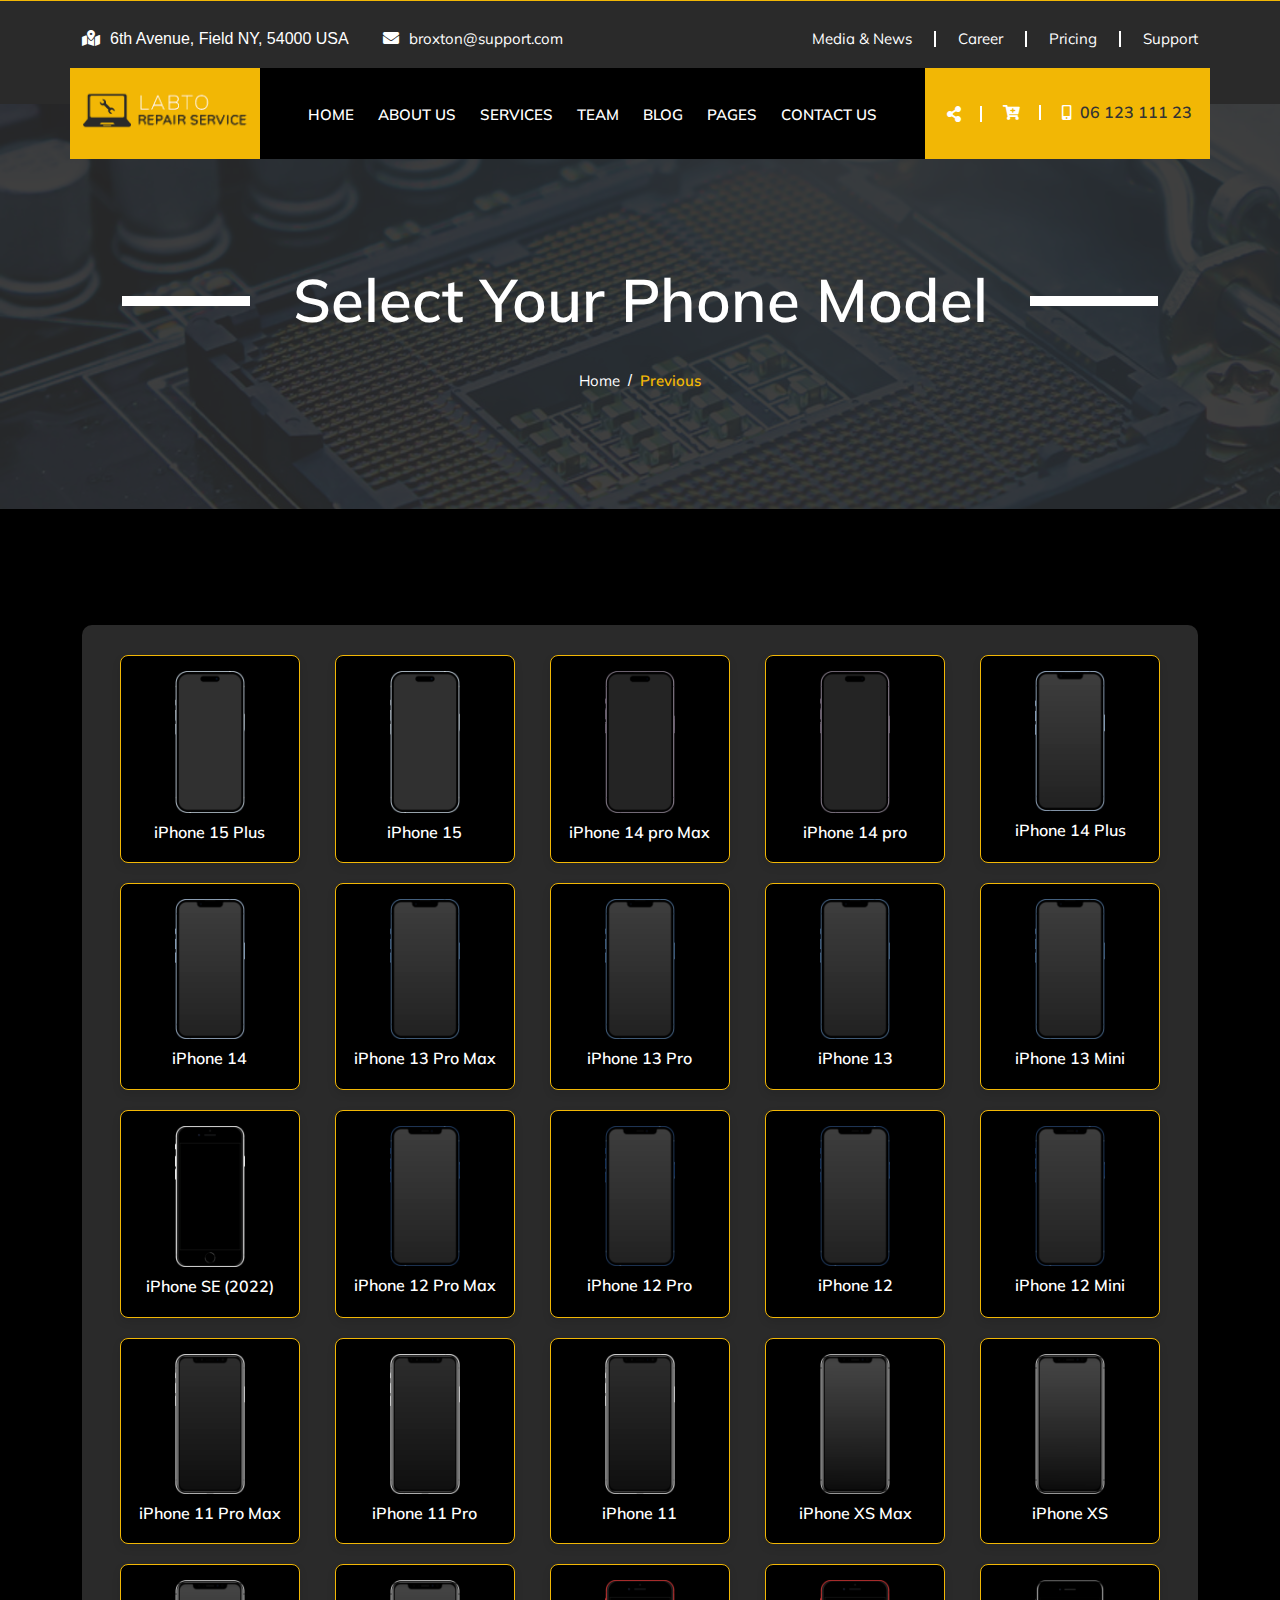
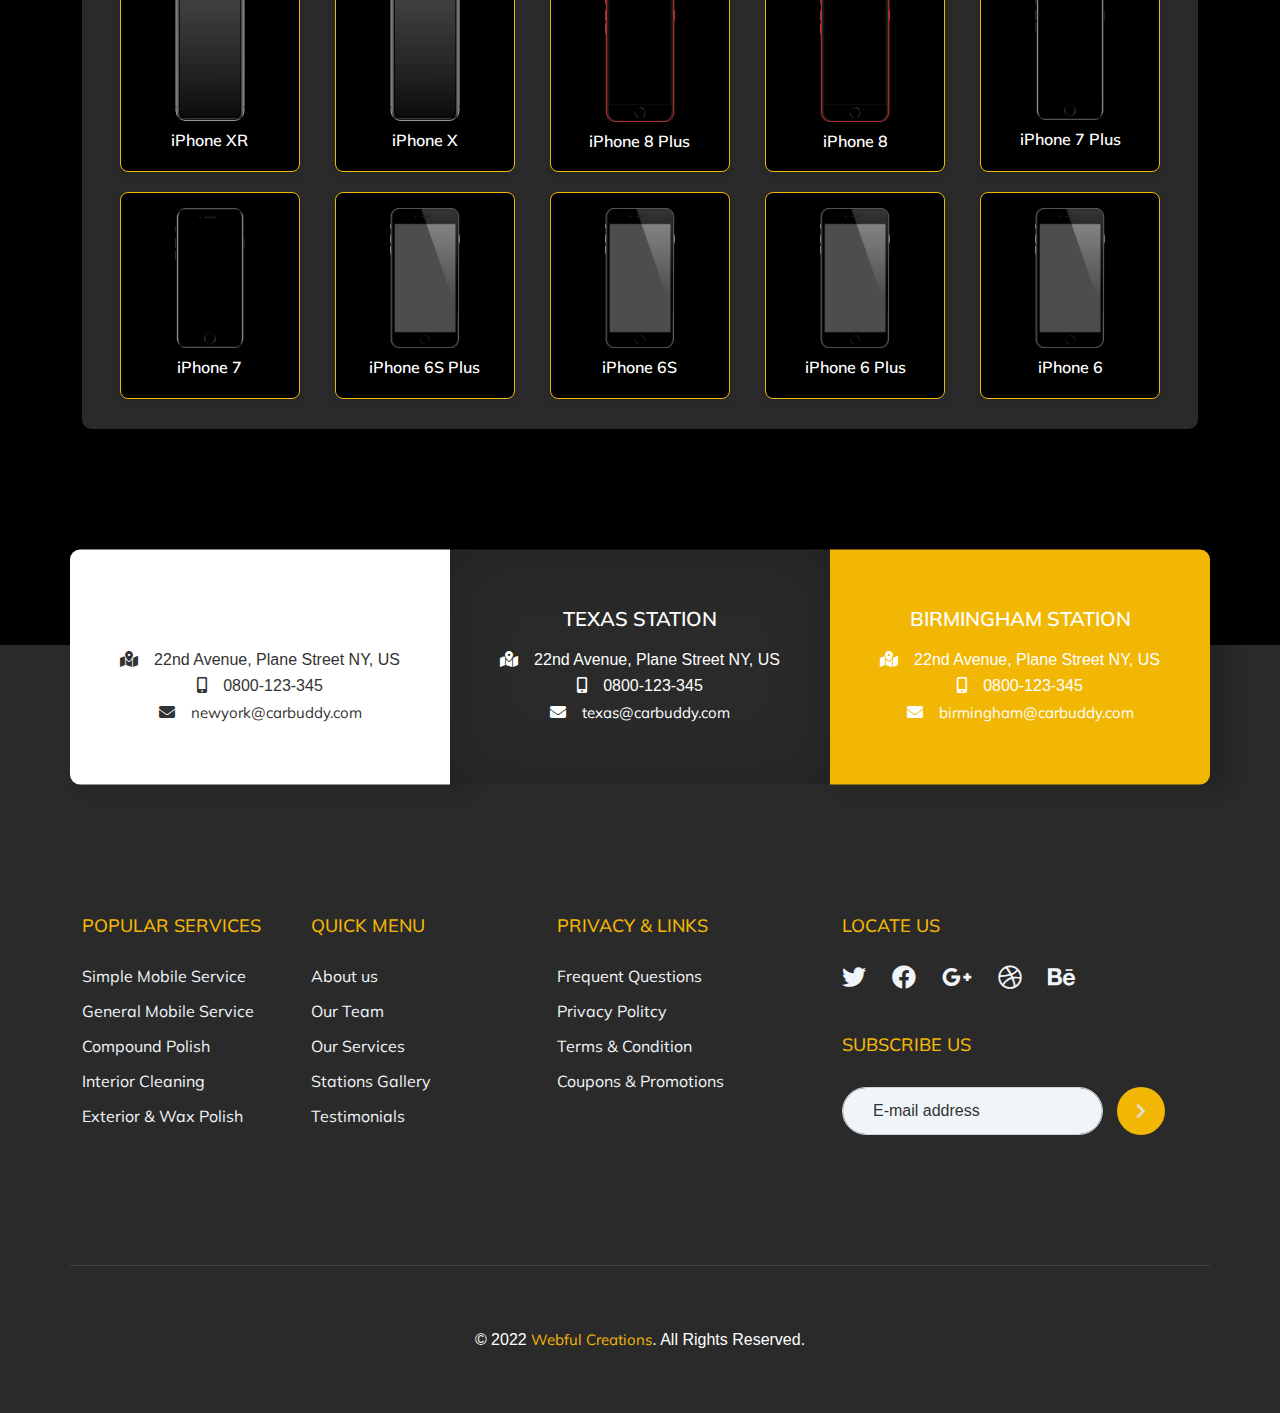
<file: HTML Template Files/fixes.html>
<!DOCTYPE html>
<html lang="en">

<head>
	<!-- important for compatibility charset -->
	<meta charset="utf-8" />
	<meta http-equiv="x-ua-compatible" content="ie=edge">
	<meta name="viewport" content="width=device-width, initial-scale=1.0" />

	<title>Blog Template</title>

	<meta name="author" content="Webful Creations">
	<meta name="keywords" content="">
	<meta name="description" content="">

	<!-- FavIcon for Website /-->
	<link rel="shortcut icon" type="image/x-icon" href="assets/images/favicon.png">

	<!-- important for responsiveness remove to make your site non responsive. -->
	<meta name="viewport" content="width=device-width, initial-scale=1">

	<!-- Theme Styles CSS File -->
	<link rel="stylesheet" type="text/css" href="style.css" media="all" />

  <style>
        body {
            font-family: 'Arial', sans-serif;
            margin: 0;
            padding: 0;
            box-sizing: border-box;
        }

        .phone-card-container {
            display: flex;
            flex-wrap: wrap;
            justify-content: space-around;
            padding: 20px;
        }

        .phone-card {
            width: 180px;
            margin: 10px;
            text-align: center;
            border: 1px solid #f2b705;
            display: flex;
            flex-direction: column;
            align-items: center;
            border-radius: 8px;
            padding: 15px;
            cursor: pointer;
            box-shadow: 0 4px 8px rgba(0, 0, 0, 0.1);
            /* background-color: transparent; */
            /* background-color: #f2b705; */
            background-color: black;
        }
        .phone-card:hover {
            transform: scale(1.05);
        }

        .phone-card:hover h3 {
            color: #f2b705; /* Color on hover */
        }

        .phone-card img {
            max-width: 70px;
            /* height: 180px; */
            height: auto;
            border-radius: 5px;
        }

        .phone-card h3 {
            margin-top: 10px;
            font-size: 16px;
            /* color: #f2b705; */
            /* color: black; */
            /* color: #2a2a2a; */
        }

        @media (max-width: 768px) {
            .phone-card {
                width: 100%;
            }
        }
    </style>

</head>

<body class="loaded enable-rfs">
	<div class="main-container single-service-page">
		<!----------- Header Area Starts Here ------------>
		<div class="header">
			<div id="top-line"></div>
			<div class="top-bar">
				<div class="container">
					<div class="row">

						<div class="col-sm-12 col-md-12 col-lg-6">
							<div class="left-side">
								<ul class="menu">
									<li><i class="fas fa-map-marked-alt"></i>6th Avenue, Field NY, 54000 USA</li>
									<li><i class="fas fa-envelope"></i><a href="#">broxton@support.com</a></li>
								</ul>
							</div><!-- Left Side /-->
						</div><!-- Columns /-->

						<div class="col-sm-12 col-md-12 col-lg-6 clearfix">
							<div class="right-side float-end">
								<ul class="menu">
									<li><a href="#">Media & News</a></li>
									<li><a href="#">Career</a></li>
									<li><a href="#">Pricing</a></li>
									<li class="list-group-flush"><a href="#">Support</a></li>
								</ul>
							</div>
						</div><!-- Columns /-->

					</div><!-- Row /-->
				</div><!-- Container /-->
			</div>
			<!-- Top Bar /-->
			<div class="navigation">
				<div class="container">
					<div class="row">

						<div class="col-12 col-lg-2 col-md-3 col-sm-4 bg-yel">
							<div class="logo">
								<a href="index.html">
									<img src="assets/images/logo.png" alt="Logo">
								</a>
							</div>
						</div><!-- Columns /-->

						<div class="col-12 col-lg-7 col-md-4 col-sm-4">
							<div class="nav-container clearfix">
								<nav class="navbar navbar-expand-lg navbar-light">
									<button class="navbar-toggler" type="button" data-bs-toggle="collapse"
										data-bs-target="#navbarSupportedContent" aria-controls="navbarSupportedContent"
										aria-expanded="false" aria-label="Toggle navigation">
										<i class="fas fa-bars"></i>
									</button>
									<div class="collapse navbar-collapse" id="navbarSupportedContent">
										<ul class="navbar-nav">

											<li class="nav-item dropdown">
												<a class="nav-link" href="index.html" data-bs-toggle="dropdown">Home</a>
												<div class="dropdown-menu">
													<a class="dropdown-item" href="index.html">Home</a>
												</div>
											</li>

											<li class="nav-item">
												<a class="nav-link" href="about-us.html">About Us</a>
											</li>
											<li class="nav-item dropdown">
												<a class="nav-link" href="services.html"
													data-bs-toggle="dropdown">Services</a>
												<div class="dropdown-menu">
													<a class="dropdown-item" href="services.html">Services</a>
													<!-- <a class="dropdown-item" href="single-service.html">
														Services</a> -->
														<a class="dropdown-item" href="fixes.html">Fixes</a>
												</div>
											</li>
											<li class="nav-item dropdown">
												<a class="nav-link" href="our-team.html"
													data-bs-toggle="dropdown">Team</a>
												<div class="dropdown-menu">
													<a class="dropdown-item" href="our-team.html">Team</a>
													<!-- <a class="dropdown-item" href="single-service.html">Fixes</a> -->
												</div>
											</li>
											<li class="nav-item dropdown">
												<a class="nav-link" href="#" data-bs-toggle="dropdown">Blog</a>
												<div class="dropdown-menu">
													<a class="dropdown-item" href="blog.html">Blog</a>
													<a class="dropdown-item" href="single-blog.html">Single Post
														Page</a>
												</div>
											</li>
											<li class="nav-item dropdown">
												<a href="#" class="nav-link" data-bs-toggle="dropdown">Pages</a>
												<div class="dropdown-menu">
													<a class="dropdown-item" href="about-us.html">About Us</a>
													<a class="dropdown-item" href="testimonial.html">Testimonials</a>
													<a class="dropdown-item" href="faqs.html">FAQ's</a>
													<a class="dropdown-item" href="404-error-page.html">404 Error
														Page</a>
												</div>
											</li>
											<li class="nav-item">
												<a class="nav-link" href="contact-us.html">Contact us</a>
											</li>
										</ul>
									</div>

								</nav>
							</div>
						</div><!-- Columns /-->
						<div class="col-12 col-lg-3 col-md-5 col-sm-4 bg-yel">
							<div class="nav-icons d-flex">
								<ul class="list-inline">
									<li class="list-inline-item">
										<div class="dropdown">
											<button class="btn dropdown-toggle" type="button" id="dropdownMenu2"
												data-bs-toggle="dropdown" aria-expanded="false">
												<i class="fas fa-share-alt"></i>
											</button>
											<ul class="dropdown-menu" aria-labelledby="dropdownMenu2">
												<li><a href="#"><i class="fab fa-facebook-f"></i></a></li>
												<li><a href="#"><i class="fab fa-twitter"></i></a></li>
												<li><a href="#"><i class="fab fa-instagram"></i></a></li>
												<li><a href="#"><i class="fas fa-envelope"></i></a></li>
											</ul>
										</div>

									</li>
									<li class="list-inline-item"><a href="#"><i class="fas fa-cart-plus"></i></a></li>
									<li class="list-inline-item"><a href="#"><i class="fas fa-mobile-alt"></i> <span>06
												123 111 23</span> </a></li>
									</li>
								</ul>
							</div>
						</div><!-- Columns /-->
					</div><!-- Row /-->
				</div><!-- Container /-->
			</div>
			<!-- Navigation /-->
		</div>
		<!------------- Header End /------------->

		<!------------- Top Heading Start /------------->
		<div class="top-heading dark-grey-bg spacer">
			<div class="color-overlay"></div>
			<div class="container">
				<div class="row">
					<div class="col-sm-12">
						<div class="title-section-text">
							<div class="heading">
								<ul class="list-inline text-center">
									<li class="list-inline-item">
										<hr class="align-right">
									</li>
									<li class="list-inline-item">
										<h1>Select Your Phone Model</h1>
									</li>
									<li class="list-inline-item">
										<hr>
									</li>
								</ul>

							</div>

							<nav aria-label="breadcrumb">
								<ol class="breadcrumb">
									<li class="breadcrumb-item"><a href="index.html">Home</a></li>
									<li class="breadcrumb-item active"><a href="#"> Previous</a></li>
								</ol>
							</nav><!-- Breadcrumbs /-->
						</div>
					</div><!-- Top Columns /-->
				</div>
			</div>

		</div>
		<!--top-heading End-->
		<!------------- Top Heading End 3234301000003345/------------->

		<!------------- News Starts Here /---------------->

		<div class="our-news spacer grey-bg clearfix">

			<div class="single-post-page blog-post-page grey-bg">
				<div class="container">
					<div class="row">

						

						<!--Right Container-->

						<div class="col-sm-12 col-md-12 col-lg-12">
							<div class="widget_area side-bar border-btm widget-categories">
                  <div class="phone-card-container">
                   
    <a class="phone-card" href="iphone15Plus.html">
        <img src="assets/iphones/IPhone15.png" alt="iPhone Model 4">
        <h3>iPhone 15 Plus</h3>
    </a>
    <a class="phone-card" href="iphone15.html">
        <img src="assets/iphones/IPhone15.png" alt="iPhone Model 5">
        <h3>iPhone 15</h3>
    </a>
    
     <a class="phone-card" href="iphone14ProMax.html">
        <img src="assets/iphones/IPhone14_pro.png" alt="iPhone Model 1">
        <h3>iPhone 14 pro Max</h3>
    </a>
    <a class="phone-card" href="iphone14Pro.html">
        <img src="assets/iphones/IPhone14_pro.png" alt="iPhone Model 1">
        <h3>iPhone 14 pro</h3>
    </a>
    <a class="phone-card" href="iphone14Plus.html">
        <img src="assets/iphones/IPhone14.png" alt="iPhone Model 2">
        <h3>iPhone 14 Plus</h3>
    </a>
    <a class="phone-card" href="iphone14.html">
        <img src="assets/iphones/IPhone14.png" alt="iPhone Model 2">
        <h3>iPhone 14</h3>
    </a>
    <a class="phone-card" href="iphone13ProMax.html">
        <img src="assets/iphones/IPhone13.png" alt="iPhone Model 3">
        <h3>iPhone 13 Pro Max</h3>
    </a>
    <a class="phone-card" href="iphone13Pro.html">
        <img src="assets/iphones/IPhone13.png" alt="iPhone Model 4">
        <h3>iPhone 13 Pro</h3>
    </a>
    <a class="phone-card" href="iphone13.html">
        <img src="assets/iphones/IPhone13.png" alt="iPhone Model 5">
        <h3>iPhone 13</h3>
    </a>
    <!-- Add more cards as needed -->
     <a class="phone-card" href="iphone13Mini.html">
        <img src="assets/iphones/IPhone13.png" alt="iPhone Model 1">
        <h3>iPhone 13 Mini</h3>
    </a>
    <a class="phone-card" href="iphoneSE.html">
        <img src="assets/iphones/IPhoneSE_2020.png" alt="iPhone Model 2">
        <h3>iPhone SE (2022)</h3>
    </a>
    <a class="phone-card" href="iphone12ProMax.html">
        <img src="assets/iphones/IPhone12.png" alt="iPhone Model 3">
        <h3>iPhone 12 Pro Max</h3>
    </a>
    <a class="phone-card" href="iphone12Pro.html">
        <img src="assets/iphones/IPhone12.png" alt="iPhone Model 4">
        <h3>iPhone 12 Pro</h3>
    </a>
    <a class="phone-card" href="iphone12.html">
        <img src="assets/iphones/IPhone12.png" alt="iPhone Model 5">
        <h3>iPhone 12</h3>
    </a>
     <a class="phone-card" href="iphone12Mini.html">
        <img src="assets/iphones/IPhone12.png" alt="iPhone Model 1">
        <h3>iPhone 12 Mini</h3>
    </a>
    <a class="phone-card" href="iphone11ProMax.html">
        <img src="assets/iphones/IPhone11.png" alt="iPhone Model 2">
        <h3>iPhone 11 Pro Max</h3>
    </a>
    <a class="phone-card" href="iphone11Pro.html">
        <img src="assets/iphones/IPhone11.png" alt="iPhone Model 3">
        <h3>iPhone 11 Pro</h3>
    </a>
    <a class="phone-card" href="iphone11.html">
        <img src="assets/iphones/IPhone11.png" alt="iPhone Model 4">
        <h3>iPhone 11</h3>
    </a>
    <a class="phone-card" href="iphoneXSMax.html">
        <img src="assets/iphones/IPhoneX.png" alt="iPhone Model 5">
        <h3>iPhone XS Max</h3>
    </a>
     <a class="phone-card" href="iphoneXS.html">
        <img src="assets/iphones/IPhoneX.png" alt="iPhone Model 1">
        <h3>iPhone XS</h3>
    </a>
    <a class="phone-card" href="iphoneXR.html">
        <img src="assets/iphones/IPhoneX.png" alt="iPhone Model 2">
        <h3>iPhone XR</h3>
    </a>
    <a class="phone-card" href="iphoneX.html">
        <img src="assets/iphones/IPhoneX.png" alt="iPhone Model 3">
        <h3>iPhone X</h3>
    </a>
    <a class="phone-card" href="iphone8Plus.html">
        <img src="assets/iphones/iphone8.png" alt="iPhone Model 4">
        <h3>iPhone 8 Plus</h3>
    </a>
    <a class="phone-card" href="iphone8.html">
        <img src="assets/iphones/iphone8.png" alt="iPhone Model 5">
        <h3>iPhone 8</h3>
    </a>
     <a class="phone-card" href="iphone7Plus.html">
        <img src="assets/iphones/iphone7.png" alt="iPhone Model 1">
        <h3>iPhone 7 Plus</h3>
    </a>
    <a class="phone-card" href="iphone7.html">
        <img src="assets/iphones/iphone7.png" alt="iPhone Model 2">
        <h3>iPhone 7</h3>
    </a>
    <a class="phone-card" href="iphone6SPlus">
        <img src="assets/iphones/IPhone6_plus.png" alt="iPhone Model 3">
        <h3>iPhone 6S Plus</h3>
    </a>
    <a class="phone-card" href="iphone6S.html">
        <img src="assets/iphones/IPhone6_plus.png" alt="iPhone Model 4">
        <h3>iPhone 6S</h3>
    </a>
    <a class="phone-card" href="iphone6Plus.html">
        <img src="assets/iphones/IPhone6_plus.png" alt="iPhone Model 5">
        <h3>iPhone 6 Plus</h3>
    </a>
     <a class="phone-card" href="iphone6.html">
        <img src="assets/iphones/IPhone6_plus.png" alt="iPhone Model 1">
        <h3>iPhone 6</h3>
    </a>    
</div>
							

							</div><!-- Widget Content /-->
						</div><!-- columns /-->


					</div><!-- row /-->
				</div><!-- Container /-->
			</div>
			<!-- Single Post /-->

			<div class="module100"></div>
		</div>
		<!------------- News Ends Here /------------------>

		<!------------- Location Starts Here /---------------->
		<div class="locations grey-bg">
			<div class="container">
				<div class="row">

					<div class="col-sm-12 col-md-6 col-lg-4 p-0">

						<div class="locations-text one hover-wrap">
							<h4>New York Station</h4>
							<p><i class="fas fa-map-marked-alt"></i>22nd Avenue, Plane Street NY, US</p>
							<p><i class="fas fa-mobile-alt"></i>0800-123-345</p>
							<p><i class="fas fa-envelope"></i><a href="#">newyork@carbuddy.com</a></p>
						</div>

					</div><!-- Clumns /-->

					<div class="col-sm-12 col-md-6 col-lg-4 p-0">

						<div class="locations-text two hover-wrap">
							<h4>Texas Station</h4>
							<p><i class="fas fa-map-marked-alt"></i>22nd Avenue, Plane Street NY, US</p>
							<p><i class="fas fa-mobile-alt"></i>0800-123-345</p>
							<p><i class="fas fa-envelope"></i><a href="#">texas@carbuddy.com</a></p>
						</div>

					</div><!-- Clumns /-->

					<div class="col-sm-12 col-md-12 col-lg-4 p-0">

						<div class="locations-text three hover-wrap">
							<h4>Birmingham Station</h4>
							<p><i class="fas fa-map-marked-alt"></i>22nd Avenue, Plane Street NY, US</p>
							<p><i class="fas fa-mobile-alt"></i>0800-123-345</p>
							<p><i class="fas fa-envelope"></i><a href="#">birmingham@carbuddy.com</a></p>
						</div>

					</div><!-- Clumns /-->

				</div><!-- Row /-->
			</div><!-- Container /-->
		</div>

		<!------------- Location Ends Here /---------------->


		<div class="footer">
			<div class="footer-top spacer">
				<div class="container">
					<div class="row ">

						<div class="col-lg-5 col-md-7 col-sm-12">
							<div class="footer-box Courses">
								<ul class="links  col-padding-y">
									<li>
										<h6>Popular Services</h6>
									</li>
									<li><a href="#">Simple Mobile Service</a></li>
									<li><a href="#">General Mobile Service</a></li>
									<li><a href="#">Compound Polish</a></li>
									<li><a href="#">Interior Cleaning</a></li>
									<li><a href="#">Exterior & Wax Polish</a></li>
								</ul>
								<ul class="links  col-padding-y">
									<li>
										<h6>Quick Menu</h6>
									</li>
									<li><a href="about-us.html">About us</a></li>
									<li><a href="our-team.html">Our Team</a></li>
									<li><a href="services.html">Our Services</a></li>
									<li><a href="#">Stations Gallery</a></li>
									<li><a href="testimonial.html">Testimonials</a></li>
								</ul>
							</div><!-- Footer Box /-->
						</div><!-- Columns /-->

						<div class="col-lg-3 col-md-5 col-sm-12 col-padding-y">
							<div class="footer-box Privacy">
								<ul class="links">
									<li>
										<h6>Privacy & Links</h6>
									</li>
									<li><a href="#">Frequent Questions</a></li>
									<li><a href="#">Privacy Politcy</a></li>
									<li><a href="#">Terms & Condition</a></li>
									<li><a href="#">Coupons & Promotions</a></li>
								</ul>
							</div><!-- Footer Box /-->
						</div><!-- Columns /-->

						<div class="col-lg-4 col-md-6 col-sm-12 col-padding-y">
							<div class="footer-box follow-us">
								<h6>Locate Us</h6>
								<div class="social-icons">
									<ul class="menu">
										<li><a href="#"><i class="fab fa-twitter"></i></a></li>
										<li><a href="#"><i class="fab fa-facebook"></i></a></li>
										<li><a href="#"><i class="fab fa-google-plus-g"></i></a></li>
										<li><a href="#"><i class="fab fa-dribbble"></i></a></li>
										<li><a href="#"><i class="fab fa-behance"></i></a></li>

									</ul>
								</div>
								<div class="subscribe-us">
									<h6>Subscribe Us</h6>
									<ul class="menu">
										<li>
											<input type="email" class="form-control" id="exampleInputEmail1"
												placeholder="E-mail address">
										</li>
										<li>
											<button type="submit" class="btn btn-primary"><i
													class="fas fa-chevron-right"></i></button>
										</li>
									</ul>
								</div>
							</div><!-- Footer Box /-->
						</div><!-- Columns /-->

					</div><!-- Row /-->
				</div><!-- Container /-->
			</div><!-- Footer Bottom /-->



			<div class="footer-Copyright">
				<div class="container">
					<div class="row">

						<div class="col-lg-12 col-md-12 col-sm-12">
							<div class="copyrightinfo">© 2022 <a href="https://www.webfulcreations.com/"
									target="_blank">Webful Creations</a>. All Rights Reserved.</div>
						</div>

					</div><!-- Row /-->
				</div><!-- Container /-->
			</div><!-- Footer Bottom /-->

		</div>
		<!------------ Footer Ends Here /----------->




	</div>
	<!-- Main Container /-->

	<!-- Move to Top Icon 
    	 Remove to Not Display /-->
	<a href="#" id="top" title="Go to Top">
		<i class="far fa-caret-square-up"></i>
	</a>

	<!-- Page Preloader
             Delete to Remove Preloader /-->
	<div class="preloader">
		<div class="spinner animated infinite fadeIn">
			<div class="preloader-img"></div>
		</div>
	</div><!-- Preloader /-->

	<!-- Including Jquery so All js Can run -->
	<script src="assets/js/jquery.min.js" type="text/javascript"></script>

	<!-- Including bootstrap JS so bootstrap function can work. -->
	<script src="assets/js/bootstrap.min.js" type="text/javascript"></script>

	<!-- Isotop Image Filter Gallery -->
	<script src="assets/js/isotope.pkgd.min.js" type="text/javascript"></script>

	<!-- Webful JS -->
	<script src="assets/js/template.js" type="text/javascript"></script>

  <!-- Include your JavaScript file -->
<script src="assets/js/details.js"></script>

</body>

</html>
</file>
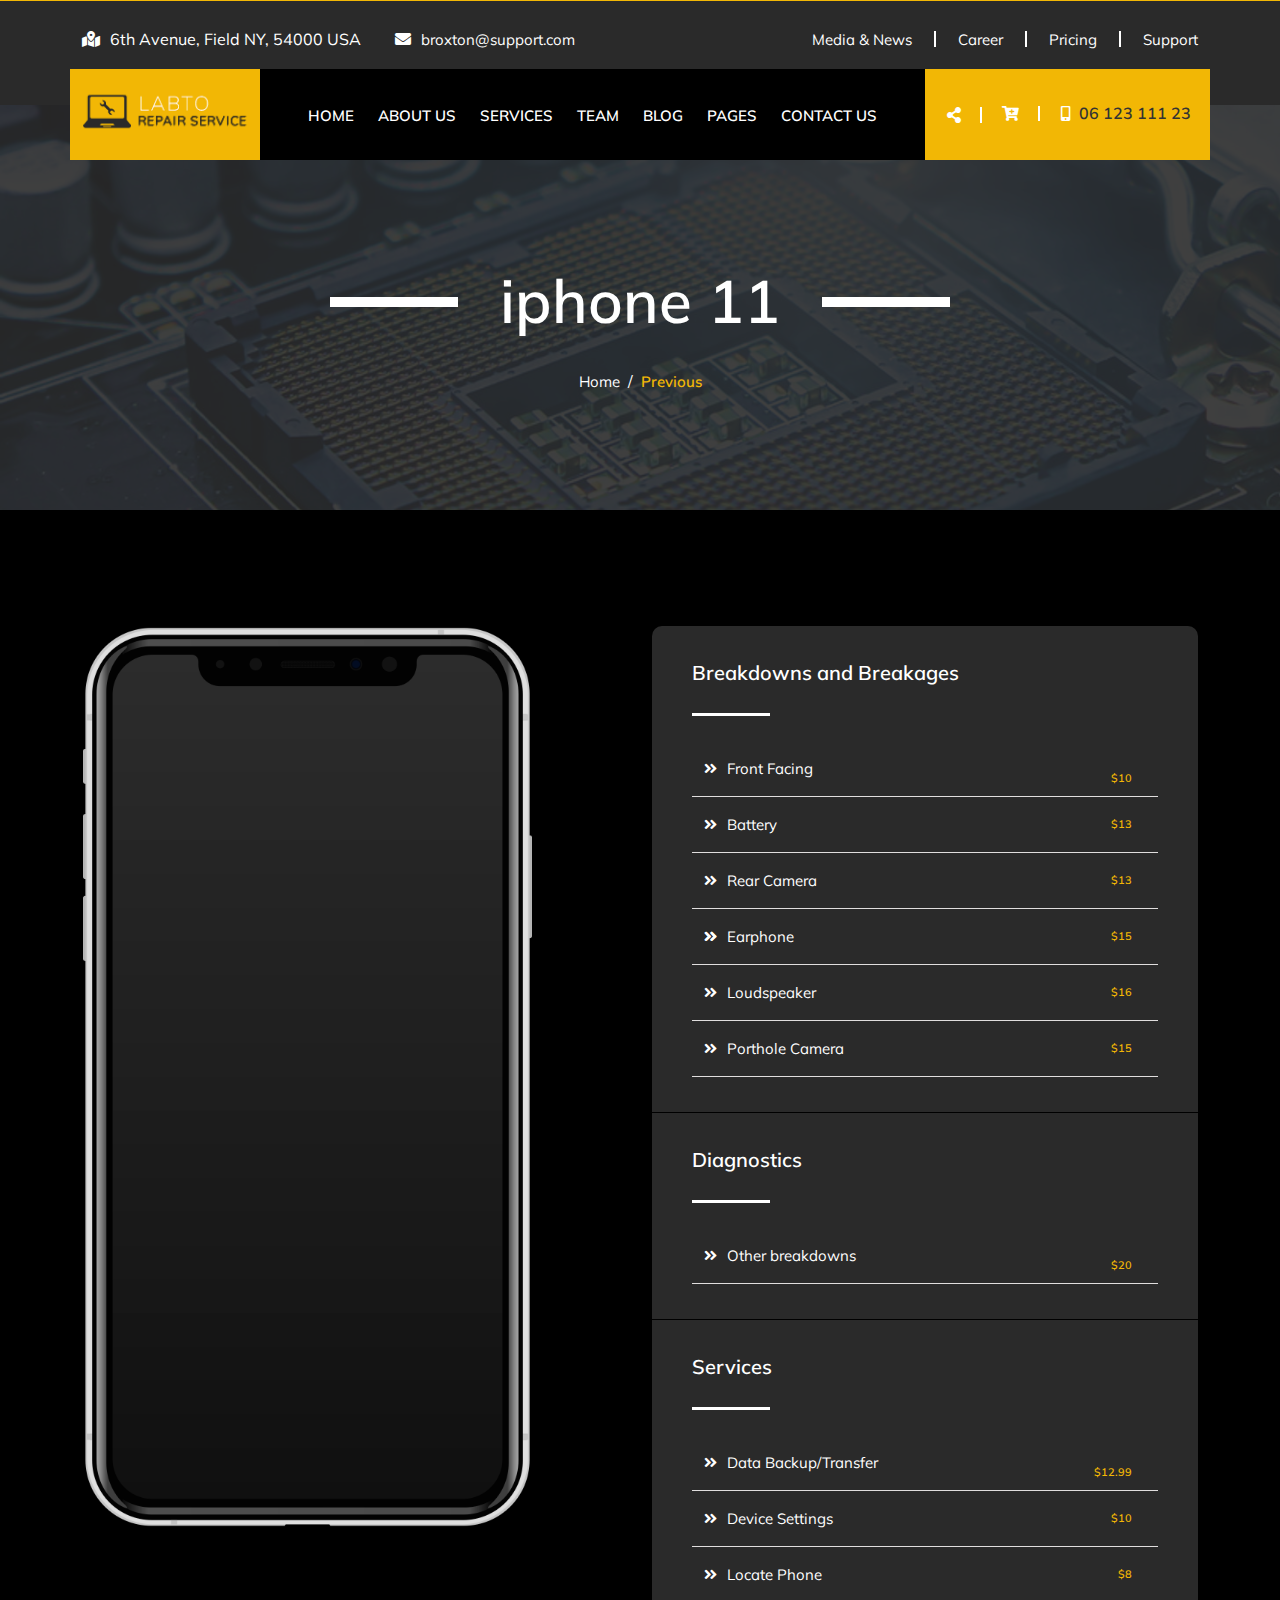
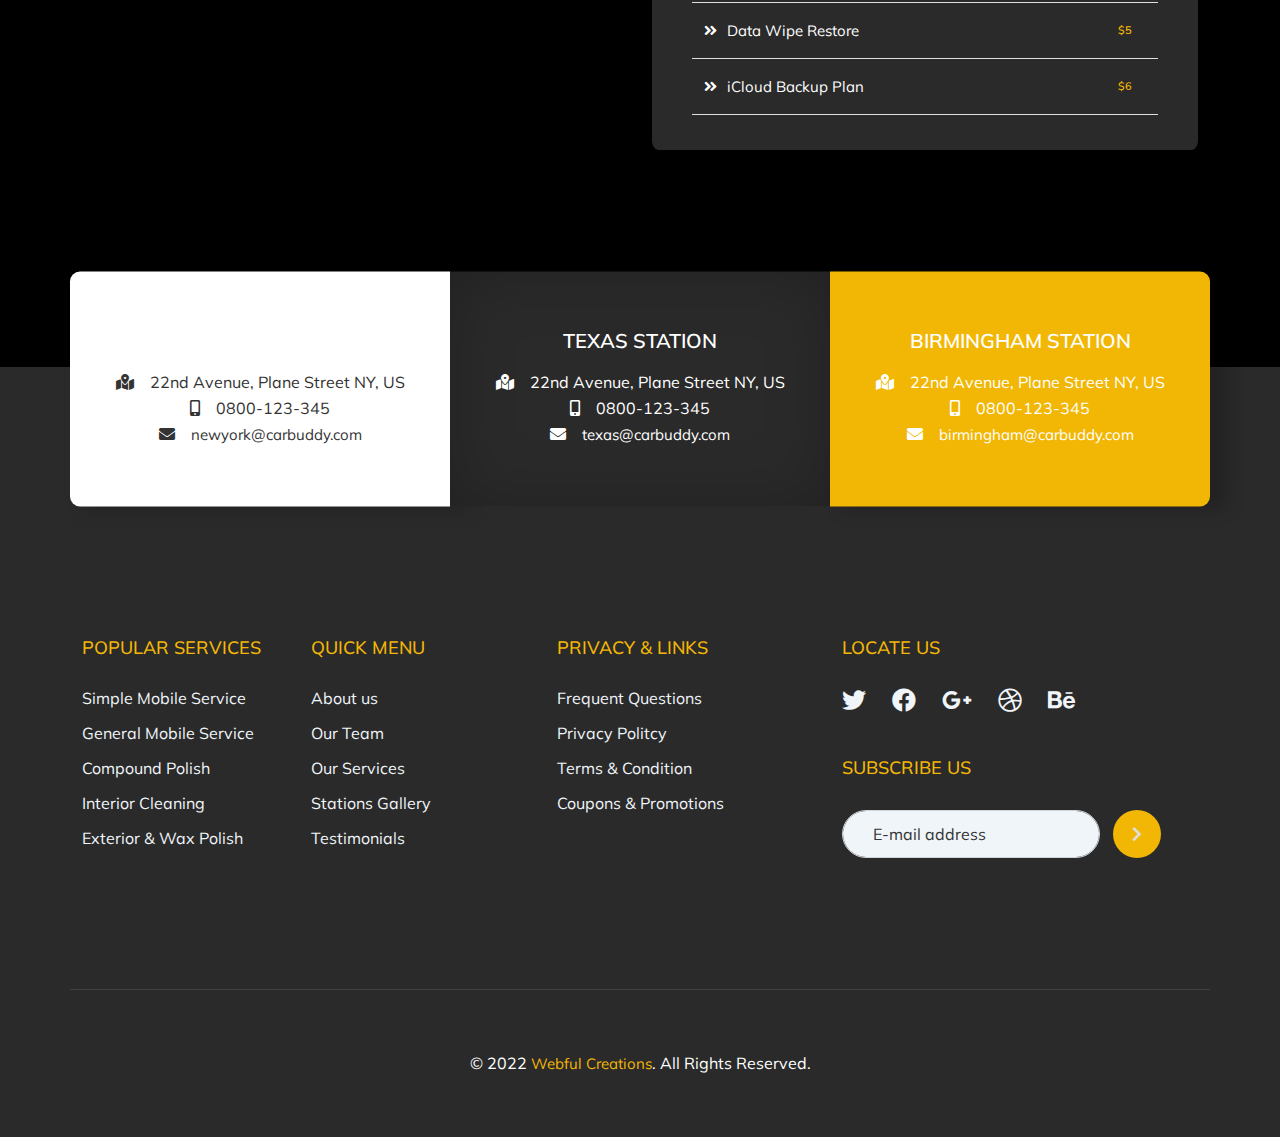
<file: HTML Template Files/iphone11.html>
<!DOCTYPE html>
<html lang="en">

<head>
	<!-- important for compatibility charset -->
	<meta charset="utf-8" />
	<meta http-equiv="x-ua-compatible" content="ie=edge">
	<meta name="viewport" content="width=device-width, initial-scale=1.0" />

	<title>Blog Template</title>

	<meta name="author" content="Webful Creations">
	<meta name="keywords" content="">
	<meta name="description" content="">

	<!-- FavIcon for Website /-->
	<link rel="shortcut icon" type="image/x-icon" href="assets/images/favicon.png">

	<!-- important for responsiveness remove to make your site non responsive. -->
	<meta name="viewport" content="width=device-width, initial-scale=1">

	<!-- Theme Styles CSS File -->
	<link rel="stylesheet" type="text/css" href="style.css" media="all" />

</head>

<body class="loaded enable-rfs">
	<div class="main-container single-service-page">
		<!----------- Header Area Starts Here ------------>
		<div class="header">
			<div id="top-line"></div>
			<div class="top-bar">
				<div class="container">
					<div class="row">

						<div class="col-sm-12 col-md-12 col-lg-6">
							<div class="left-side">
								<ul class="menu">
									<li><i class="fas fa-map-marked-alt"></i>6th Avenue, Field NY, 54000 USA</li>
									<li><i class="fas fa-envelope"></i><a href="#">broxton@support.com</a></li>
								</ul>
							</div><!-- Left Side /-->
						</div><!-- Columns /-->

						<div class="col-sm-12 col-md-12 col-lg-6 clearfix">
							<div class="right-side float-end">
								<ul class="menu">
									<li><a href="#">Media & News</a></li>
									<li><a href="#">Career</a></li>
									<li><a href="#">Pricing</a></li>
									<li class="list-group-flush"><a href="#">Support</a></li>
								</ul>
							</div>
						</div><!-- Columns /-->

					</div><!-- Row /-->
				</div><!-- Container /-->
			</div>
			<!-- Top Bar /-->
			<div class="navigation">
				<div class="container">
					<div class="row">

						<div class="col-12 col-lg-2 col-md-3 col-sm-4 bg-yel">
							<div class="logo">
								<a href="index.html">
									<img src="assets/images/logo.png" alt="Logo">
								</a>
							</div>
						</div><!-- Columns /-->

						<div class="col-12 col-lg-7 col-md-4 col-sm-4">
							<div class="nav-container clearfix">
								<nav class="navbar navbar-expand-lg navbar-light">
									<button class="navbar-toggler" type="button" data-bs-toggle="collapse"
										data-bs-target="#navbarSupportedContent" aria-controls="navbarSupportedContent"
										aria-expanded="false" aria-label="Toggle navigation">
										<i class="fas fa-bars"></i>
									</button>
									<div class="collapse navbar-collapse" id="navbarSupportedContent">
										<ul class="navbar-nav">

											<li class="nav-item dropdown">
												<a class="nav-link" href="index.html" data-bs-toggle="dropdown">Home</a>
												<div class="dropdown-menu">
													<a class="dropdown-item" href="index.html">Home</a>
												</div>
											</li>

											<li class="nav-item">
												<a class="nav-link" href="about-us.html">About Us</a>
											</li>
											<li class="nav-item dropdown">
												<a class="nav-link" href="services.html"
													data-bs-toggle="dropdown">Services</a>
												<div class="dropdown-menu">
													<a class="dropdown-item" href="services.html">Services</a>
													<!-- <a class="dropdown-item" href="fixes.html">
														Services</a> -->
														<a class="dropdown-item" href="fixes.html">Fixes</a>
												</div>
											</li>
											<li class="nav-item dropdown">
												<a class="nav-link" href="our-team.html"
													data-bs-toggle="dropdown">Team</a>
												<div class="dropdown-menu">
													<a class="dropdown-item" href="our-team.html">Team</a>
													<!-- <a class="dropdown-item" href="single-service.html">Fixes</a> -->
												</div>
											</li>
											<li class="nav-item dropdown">
												<a class="nav-link" href="#" data-bs-toggle="dropdown">Blog</a>
												<div class="dropdown-menu">
													<a class="dropdown-item" href="blog.html">Blog</a>
													<a class="dropdown-item" href="single-blog.html">Single Post
														Page</a>
												</div>
											</li>
											<li class="nav-item dropdown">
												<a href="#" class="nav-link" data-bs-toggle="dropdown">Pages</a>
												<div class="dropdown-menu">
													<a class="dropdown-item" href="about-us.html">About Us</a>
													<a class="dropdown-item" href="testimonial.html">Testimonials</a>
													<a class="dropdown-item" href="faqs.html">FAQ's</a>
													<a class="dropdown-item" href="404-error-page.html">404 Error
														Page</a>
												</div>
											</li>
											<li class="nav-item">
												<a class="nav-link" href="contact-us.html">Contact us</a>
											</li>
										</ul>
									</div>

								</nav>
							</div>
						</div><!-- Columns /-->
						<div class="col-12 col-lg-3 col-md-5 col-sm-4 bg-yel">
							<div class="nav-icons d-flex">
								<ul class="list-inline">
									<li class="list-inline-item">
										<div class="dropdown">
											<button class="btn dropdown-toggle" type="button" id="dropdownMenu2"
												data-bs-toggle="dropdown" aria-expanded="false">
												<i class="fas fa-share-alt"></i>
											</button>
											<ul class="dropdown-menu" aria-labelledby="dropdownMenu2">
												<li><a href="#"><i class="fab fa-facebook-f"></i></a></li>
												<li><a href="#"><i class="fab fa-twitter"></i></a></li>
												<li><a href="#"><i class="fab fa-instagram"></i></a></li>
												<li><a href="#"><i class="fas fa-envelope"></i></a></li>
											</ul>
										</div>

									</li>
									<li class="list-inline-item"><a href="#"><i class="fas fa-cart-plus"></i></a></li>
									<li class="list-inline-item"><a href="#"><i class="fas fa-mobile-alt"></i> <span>06
												123 111 23</span> </a></li>
									</li>
								</ul>
							</div>
						</div><!-- Columns /-->
					</div><!-- Row /-->
				</div><!-- Container /-->
			</div>
			<!-- Navigation /-->
		</div>
		<!------------- Header End /------------->

		<!------------- Top Heading Start /------------->
		<div class="top-heading dark-grey-bg spacer">
			<div class="color-overlay"></div>
			<div class="container">
				<div class="row">
					<div class="col-sm-12">
						<div class="title-section-text">
							<div class="heading">
								<ul class="list-inline text-center">
									<li class="list-inline-item">
										<hr class="align-right">
									</li>
									<li class="list-inline-item">
										<h1>iphone 11</h1>
									</li>
									<li class="list-inline-item">
										<hr>
									</li>
								</ul>

							</div>

							<nav aria-label="breadcrumb">
								<ol class="breadcrumb">
									<li class="breadcrumb-item"><a href="index.html">Home</a></li>
									<li class="breadcrumb-item active"><a href="#"> Previous</a></li>
								</ol>
							</nav><!-- Breadcrumbs /-->
						</div>
					</div><!-- Top Columns /-->
				</div>
			</div>

		</div>
		<!--top-heading End-->
		<!------------- Top Heading End /------------->

		<!------------- News Starts Here /---------------->

		<div class="our-news spacer grey-bg clearfix">

			<div class="single-post-page blog-post-page grey-bg">
				<div class="container">
					<div class="row">

						<div class="col-sm-12 col-md-12 col-lg-6 padding-between">

							<div class="row">

								<div class="col-sm-12 col-md-12 col-lg-10 col-padding-y" style="position: -webkit-sticky; position: sticky;">
									<div class="blog-box2" style="position: -webkit-sticky; position: sticky;">

										<div class="card news-wrap2" style="background-color: transparent;">
											<img src="/HTML Template Files/assets/iphones/IPhone11.png" alt="/">
											<div class="card-body news-text">
											</div>
										</div>
									</div><!-- blog-box /-->
								</div><!-- columns /-->
							</div><!-- Row /-->

						</div><!-- columns /-->

						<!--Right Container-->

						<div class="col-sm-12 col-md-12 col-lg-6">
							<div class="widget_area side-bar border-btm widget-categories">

								

								<div class="widget side-bar border-btm widget-categories">
									<h6>Breakdowns and Breakages</h6>
									<div class="content side-bar-icon">
										<ul class="list-unstyled">
											<li><a href="#">Front Facing</a><span style="color: #f2b705; background-color: transparent;margin-left:50px;right:5%;width:auto;">$10</span></li>
											<li><a href="#">Battery</a><span style="color: #f2b705; background-color: transparent;margin-left:50px;right:5%;width:auto;">$13</span></li>
											<li><a href="#">Rear Camera<span style="color: #f2b705; background-color: transparent;margin-left:50px;right:5%;width:auto;">$13</span></li>
											<li><a href="#">Earphone</a><span style="color: #f2b705; background-color: transparent;margin-left:50px;right:5%;width:auto;">$15</span></li>
											<li><a href="#">Loudspeaker</a><span style="color: #f2b705; background-color: transparent;margin-left:50px;right:5%;width:auto;">$16</span></li>
											<li><a href="#">Porthole Camera</a><span style="color: #f2b705; background-color: transparent;margin-left:50px;right:5%;width:auto;">$15</span></li>
										</ul>
									</div><!-- Widget Content /-->
								</div>
								<div class="widget side-bar border-btm widget-categories">
									<h6>Diagnostics</h6>
									<div class="content side-bar-icon">
										<ul class="list-unstyled">
											<li><a href="#">Other breakdowns</a><span style="color: #f2b705; background-color: transparent;margin-left:50px;right:5%;width:auto;">$20</span></li>
										</ul>
									</div><!-- Widget Content /-->
								</div>
								<div class="widget side-bar border-btm widget-categories">
									<h6>Services</h6>
									<div class="content side-bar-icon">
										<ul class="list-unstyled">
											<li><a href="#">Data Backup/Transfer</a><span style="color: #f2b705; background-color: transparent;margin-left:50px;right:5%;width:auto;">$12.99</span></li>
											<li><a href="#">Device Settings</a><span style="color: #f2b705; background-color: transparent;margin-left:50px;right:5%;width:auto;">$10</span></li>
											<li><a href="#">Locate Phone</a><span style="color: #f2b705; background-color: transparent;margin-left:50px;right:5%;width:auto;">$8</span></li>
											<li><a href="#">Data Wipe Restore</a><span style="color: #f2b705; background-color: transparent;margin-left:50px;right:5%;width:auto;">$5</span></li>
											<li><a href="#">iCloud Backup Plan</a><span style="color: #f2b705; background-color: transparent;margin-left:50px;right:5%;width:auto;">$6</span></li>
										</ul>
									</div><!-- Widget Content /-->
								</div>
							</div><!-- Widget Content /-->
						</div><!-- columns /-->


					</div><!-- row /-->
				</div><!-- Container /-->
			</div>
			<!-- Single Post /-->

			<div class="module100"></div>
		</div>
		<!------------- News Ends Here /------------------>

		<!------------- Location Starts Here /---------------->
		<div class="locations grey-bg">
			<div class="container">
				<div class="row">

					<div class="col-sm-12 col-md-6 col-lg-4 p-0">

						<div class="locations-text one hover-wrap">
							<h4>New York Station</h4>
							<p><i class="fas fa-map-marked-alt"></i>22nd Avenue, Plane Street NY, US</p>
							<p><i class="fas fa-mobile-alt"></i>0800-123-345</p>
							<p><i class="fas fa-envelope"></i><a href="#">newyork@carbuddy.com</a></p>
						</div>

					</div><!-- Clumns /-->

					<div class="col-sm-12 col-md-6 col-lg-4 p-0">

						<div class="locations-text two hover-wrap">
							<h4>Texas Station</h4>
							<p><i class="fas fa-map-marked-alt"></i>22nd Avenue, Plane Street NY, US</p>
							<p><i class="fas fa-mobile-alt"></i>0800-123-345</p>
							<p><i class="fas fa-envelope"></i><a href="#">texas@carbuddy.com</a></p>
						</div>

					</div><!-- Clumns /-->

					<div class="col-sm-12 col-md-12 col-lg-4 p-0">

						<div class="locations-text three hover-wrap">
							<h4>Birmingham Station</h4>
							<p><i class="fas fa-map-marked-alt"></i>22nd Avenue, Plane Street NY, US</p>
							<p><i class="fas fa-mobile-alt"></i>0800-123-345</p>
							<p><i class="fas fa-envelope"></i><a href="#">birmingham@carbuddy.com</a></p>
						</div>

					</div><!-- Clumns /-->

				</div><!-- Row /-->
			</div><!-- Container /-->
		</div>

		<!------------- Location Ends Here /---------------->


		<div class="footer">
			<div class="footer-top spacer">
				<div class="container">
					<div class="row ">

						<div class="col-lg-5 col-md-7 col-sm-12">
							<div class="footer-box Courses">
								<ul class="links  col-padding-y">
									<li>
										<h6>Popular Services</h6>
									</li>
									<li><a href="#">Simple Mobile Service</a></li>
									<li><a href="#">General Mobile Service</a></li>
									<li><a href="#">Compound Polish</a></li>
									<li><a href="#">Interior Cleaning</a></li>
									<li><a href="#">Exterior & Wax Polish</a></li>
								</ul>
								<ul class="links  col-padding-y">
									<li>
										<h6>Quick Menu</h6>
									</li>
									<li><a href="about-us.html">About us</a></li>
									<li><a href="our-team.html">Our Team</a></li>
									<li><a href="services.html">Our Services</a></li>
									<li><a href="#">Stations Gallery</a></li>
									<li><a href="testimonial.html">Testimonials</a></li>
								</ul>
							</div><!-- Footer Box /-->
						</div><!-- Columns /-->

						<div class="col-lg-3 col-md-5 col-sm-12 col-padding-y">
							<div class="footer-box Privacy">
								<ul class="links">
									<li>
										<h6>Privacy & Links</h6>
									</li>
									<li><a href="#">Frequent Questions</a></li>
									<li><a href="#">Privacy Politcy</a></li>
									<li><a href="#">Terms & Condition</a></li>
									<li><a href="#">Coupons & Promotions</a></li>
								</ul>
							</div><!-- Footer Box /-->
						</div><!-- Columns /-->

						<div class="col-lg-4 col-md-6 col-sm-12 col-padding-y">
							<div class="footer-box follow-us">
								<h6>Locate Us</h6>
								<div class="social-icons">
									<ul class="menu">
										<li><a href="#"><i class="fab fa-twitter"></i></a></li>
										<li><a href="#"><i class="fab fa-facebook"></i></a></li>
										<li><a href="#"><i class="fab fa-google-plus-g"></i></a></li>
										<li><a href="#"><i class="fab fa-dribbble"></i></a></li>
										<li><a href="#"><i class="fab fa-behance"></i></a></li>

									</ul>
								</div>
								<div class="subscribe-us">
									<h6>Subscribe Us</h6>
									<ul class="menu">
										<li>
											<input type="email" class="form-control" id="exampleInputEmail1"
												placeholder="E-mail address">
										</li>
										<li>
											<button type="submit" class="btn btn-primary"><i
													class="fas fa-chevron-right"></i></button>
										</li>
									</ul>
								</div>
							</div><!-- Footer Box /-->
						</div><!-- Columns /-->

					</div><!-- Row /-->
				</div><!-- Container /-->
			</div><!-- Footer Bottom /-->



			<div class="footer-Copyright">
				<div class="container">
					<div class="row">

						<div class="col-lg-12 col-md-12 col-sm-12">
							<div class="copyrightinfo">© 2022 <a href="https://www.webfulcreations.com/"
									target="_blank">Webful Creations</a>. All Rights Reserved.</div>
						</div>

					</div><!-- Row /-->
				</div><!-- Container /-->
			</div><!-- Footer Bottom /-->

		</div>
		<!------------ Footer Ends Here /----------->




	</div>
	<!-- Main Container /-->

	<!-- Move to Top Icon 
    	 Remove to Not Display /-->
	<a href="#" id="top" title="Go to Top">
		<i class="far fa-caret-square-up"></i>
	</a>

	<!-- Page Preloader
             Delete to Remove Preloader /-->
	<div class="preloader">
		<div class="spinner animated infinite fadeIn">
			<div class="preloader-img"></div>
		</div>
	</div><!-- Preloader /-->

	<!-- Including Jquery so All js Can run -->
	<script src="assets/js/jquery.min.js" type="text/javascript"></script>

	<!-- Including bootstrap JS so bootstrap function can work. -->
	<script src="assets/js/bootstrap.min.js" type="text/javascript"></script>

	<!-- Isotop Image Filter Gallery -->
	<script src="assets/js/isotope.pkgd.min.js" type="text/javascript"></script>

	<!-- Webful JS -->
	<script src="assets/js/template.js" type="text/javascript"></script>

</body>

</html>
</file>
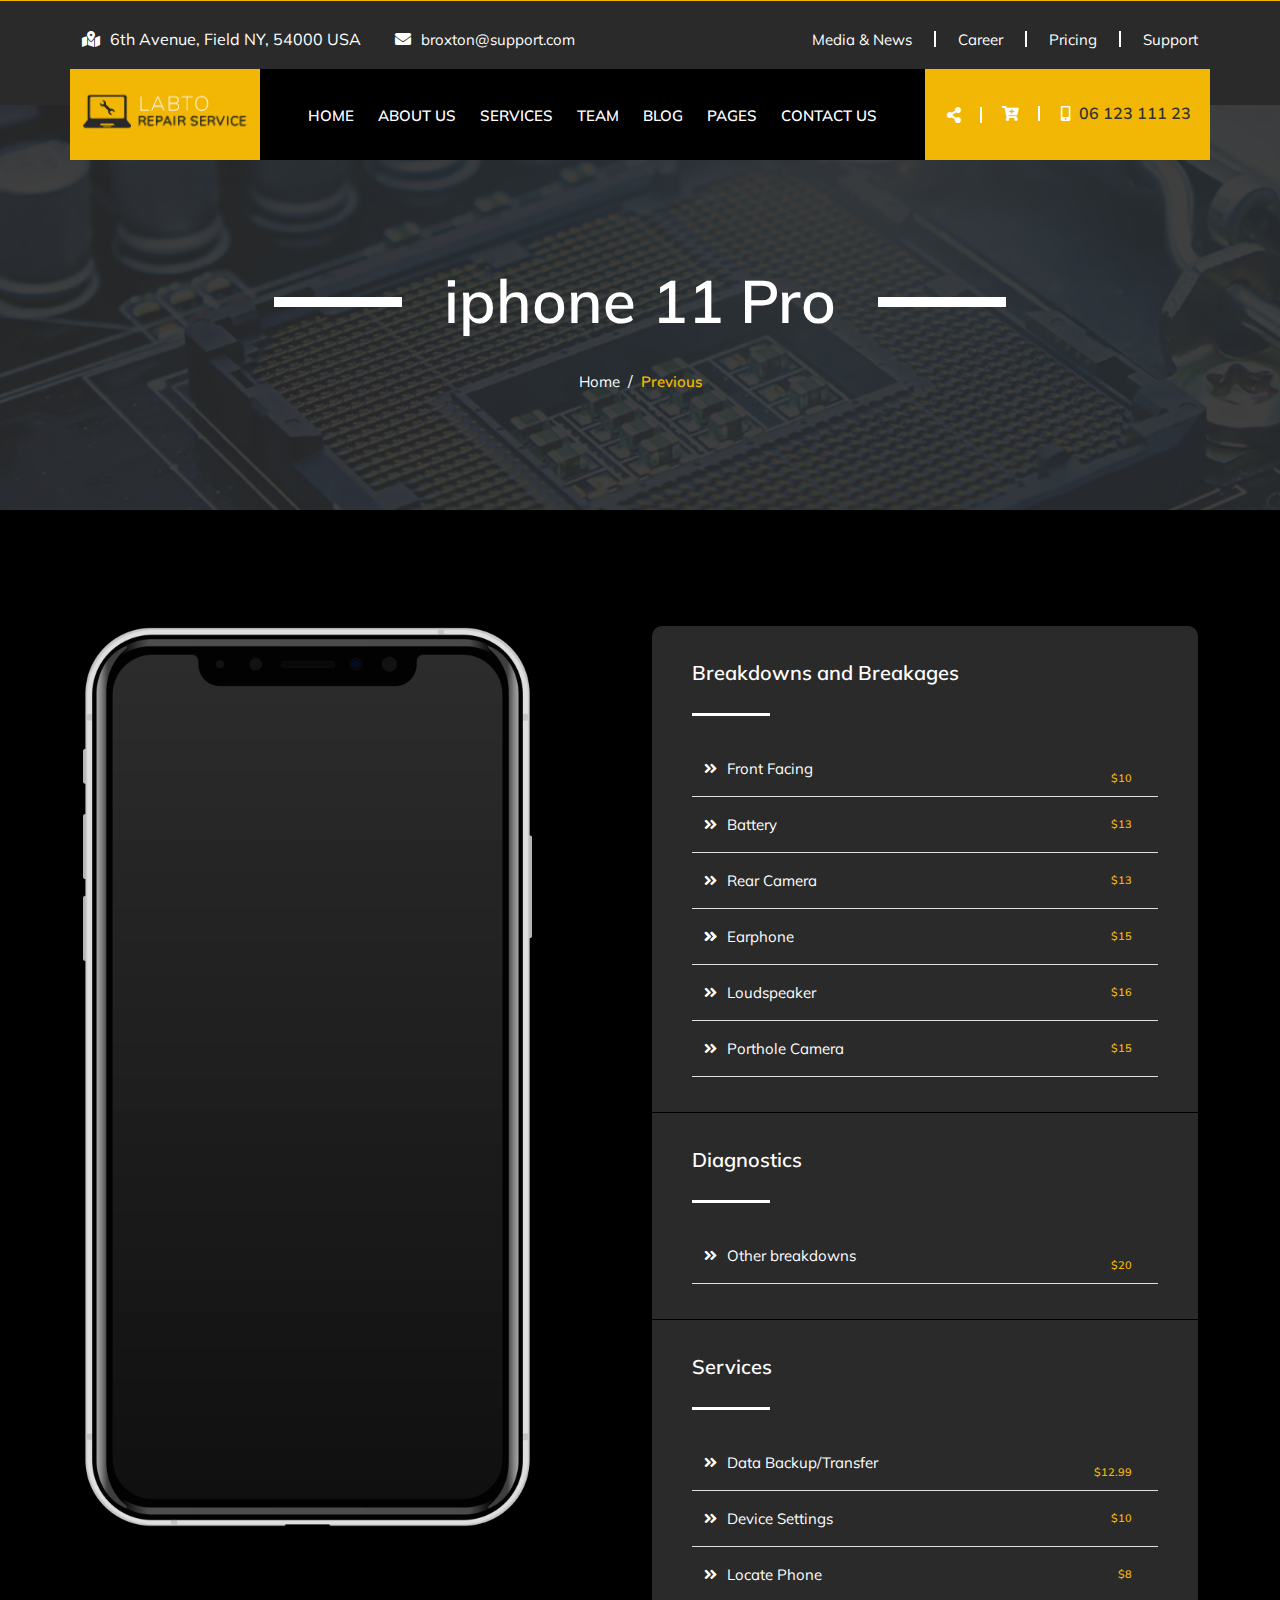
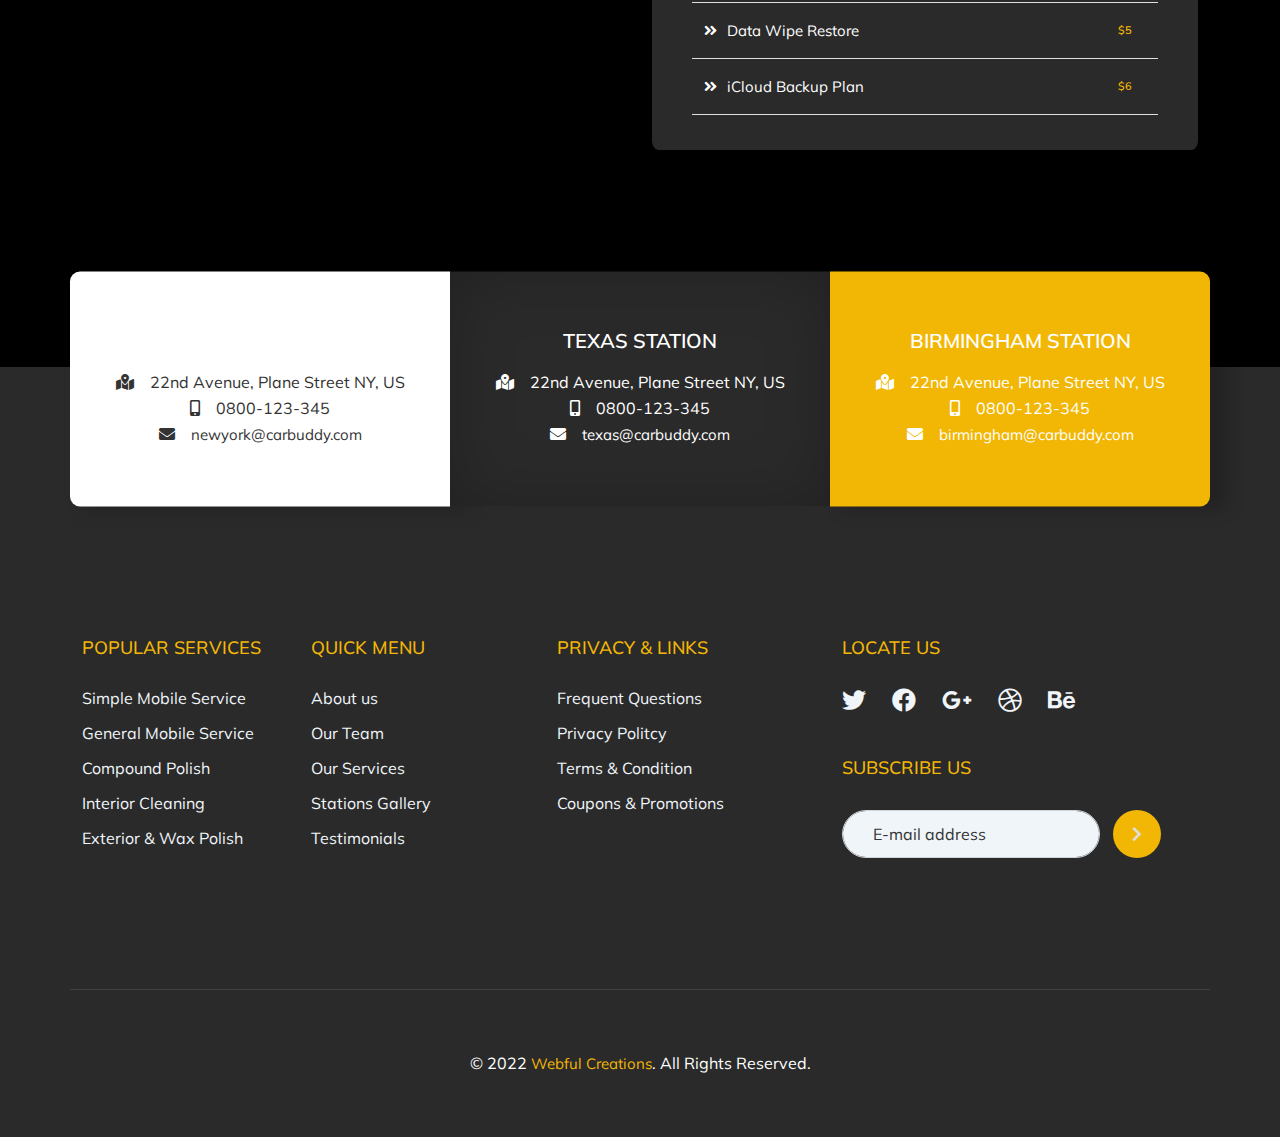
<file: HTML Template Files/iphone11Pro.html>
<!DOCTYPE html>
<html lang="en">

<head>
	<!-- important for compatibility charset -->
	<meta charset="utf-8" />
	<meta http-equiv="x-ua-compatible" content="ie=edge">
	<meta name="viewport" content="width=device-width, initial-scale=1.0" />

	<title>Blog Template</title>

	<meta name="author" content="Webful Creations">
	<meta name="keywords" content="">
	<meta name="description" content="">

	<!-- FavIcon for Website /-->
	<link rel="shortcut icon" type="image/x-icon" href="assets/images/favicon.png">

	<!-- important for responsiveness remove to make your site non responsive. -->
	<meta name="viewport" content="width=device-width, initial-scale=1">

	<!-- Theme Styles CSS File -->
	<link rel="stylesheet" type="text/css" href="style.css" media="all" />

</head>

<body class="loaded enable-rfs">
	<div class="main-container single-service-page">
		<!----------- Header Area Starts Here ------------>
		<div class="header">
			<div id="top-line"></div>
			<div class="top-bar">
				<div class="container">
					<div class="row">

						<div class="col-sm-12 col-md-12 col-lg-6">
							<div class="left-side">
								<ul class="menu">
									<li><i class="fas fa-map-marked-alt"></i>6th Avenue, Field NY, 54000 USA</li>
									<li><i class="fas fa-envelope"></i><a href="#">broxton@support.com</a></li>
								</ul>
							</div><!-- Left Side /-->
						</div><!-- Columns /-->

						<div class="col-sm-12 col-md-12 col-lg-6 clearfix">
							<div class="right-side float-end">
								<ul class="menu">
									<li><a href="#">Media & News</a></li>
									<li><a href="#">Career</a></li>
									<li><a href="#">Pricing</a></li>
									<li class="list-group-flush"><a href="#">Support</a></li>
								</ul>
							</div>
						</div><!-- Columns /-->

					</div><!-- Row /-->
				</div><!-- Container /-->
			</div>
			<!-- Top Bar /-->
			<div class="navigation">
				<div class="container">
					<div class="row">

						<div class="col-12 col-lg-2 col-md-3 col-sm-4 bg-yel">
							<div class="logo">
								<a href="index.html">
									<img src="assets/images/logo.png" alt="Logo">
								</a>
							</div>
						</div><!-- Columns /-->

						<div class="col-12 col-lg-7 col-md-4 col-sm-4">
							<div class="nav-container clearfix">
								<nav class="navbar navbar-expand-lg navbar-light">
									<button class="navbar-toggler" type="button" data-bs-toggle="collapse"
										data-bs-target="#navbarSupportedContent" aria-controls="navbarSupportedContent"
										aria-expanded="false" aria-label="Toggle navigation">
										<i class="fas fa-bars"></i>
									</button>
									<div class="collapse navbar-collapse" id="navbarSupportedContent">
										<ul class="navbar-nav">

											<li class="nav-item dropdown">
												<a class="nav-link" href="index.html" data-bs-toggle="dropdown">Home</a>
												<div class="dropdown-menu">
													<a class="dropdown-item" href="index.html">Home</a>
												</div>
											</li>

											<li class="nav-item">
												<a class="nav-link" href="about-us.html">About Us</a>
											</li>
											<li class="nav-item dropdown">
												<a class="nav-link" href="services.html"
													data-bs-toggle="dropdown">Services</a>
												<div class="dropdown-menu">
													<a class="dropdown-item" href="services.html">Services</a>
													<!-- <a class="dropdown-item" href="fixes.html">
														Services</a> -->
														<a class="dropdown-item" href="fixes.html">Fixes</a>
												</div>
											</li>
											<li class="nav-item dropdown">
												<a class="nav-link" href="our-team.html"
													data-bs-toggle="dropdown">Team</a>
												<div class="dropdown-menu">
													<a class="dropdown-item" href="our-team.html">Team</a>
													<!-- <a class="dropdown-item" href="single-service.html">Fixes</a> -->
												</div>
											</li>
											<li class="nav-item dropdown">
												<a class="nav-link" href="#" data-bs-toggle="dropdown">Blog</a>
												<div class="dropdown-menu">
													<a class="dropdown-item" href="blog.html">Blog</a>
													<a class="dropdown-item" href="single-blog.html">Single Post
														Page</a>
												</div>
											</li>
											<li class="nav-item dropdown">
												<a href="#" class="nav-link" data-bs-toggle="dropdown">Pages</a>
												<div class="dropdown-menu">
													<a class="dropdown-item" href="about-us.html">About Us</a>
													<a class="dropdown-item" href="testimonial.html">Testimonials</a>
													<a class="dropdown-item" href="faqs.html">FAQ's</a>
													<a class="dropdown-item" href="404-error-page.html">404 Error
														Page</a>
												</div>
											</li>
											<li class="nav-item">
												<a class="nav-link" href="contact-us.html">Contact us</a>
											</li>
										</ul>
									</div>

								</nav>
							</div>
						</div><!-- Columns /-->
						<div class="col-12 col-lg-3 col-md-5 col-sm-4 bg-yel">
							<div class="nav-icons d-flex">
								<ul class="list-inline">
									<li class="list-inline-item">
										<div class="dropdown">
											<button class="btn dropdown-toggle" type="button" id="dropdownMenu2"
												data-bs-toggle="dropdown" aria-expanded="false">
												<i class="fas fa-share-alt"></i>
											</button>
											<ul class="dropdown-menu" aria-labelledby="dropdownMenu2">
												<li><a href="#"><i class="fab fa-facebook-f"></i></a></li>
												<li><a href="#"><i class="fab fa-twitter"></i></a></li>
												<li><a href="#"><i class="fab fa-instagram"></i></a></li>
												<li><a href="#"><i class="fas fa-envelope"></i></a></li>
											</ul>
										</div>

									</li>
									<li class="list-inline-item"><a href="#"><i class="fas fa-cart-plus"></i></a></li>
									<li class="list-inline-item"><a href="#"><i class="fas fa-mobile-alt"></i> <span>06
												123 111 23</span> </a></li>
									</li>
								</ul>
							</div>
						</div><!-- Columns /-->
					</div><!-- Row /-->
				</div><!-- Container /-->
			</div>
			<!-- Navigation /-->
		</div>
		<!------------- Header End /------------->

		<!------------- Top Heading Start /------------->
		<div class="top-heading dark-grey-bg spacer">
			<div class="color-overlay"></div>
			<div class="container">
				<div class="row">
					<div class="col-sm-12">
						<div class="title-section-text">
							<div class="heading">
								<ul class="list-inline text-center">
									<li class="list-inline-item">
										<hr class="align-right">
									</li>
									<li class="list-inline-item">
										<h1>iphone 11 Pro</h1>
									</li>
									<li class="list-inline-item">
										<hr>
									</li>
								</ul>

							</div>

							<nav aria-label="breadcrumb">
								<ol class="breadcrumb">
									<li class="breadcrumb-item"><a href="index.html">Home</a></li>
									<li class="breadcrumb-item active"><a href="#"> Previous</a></li>
								</ol>
							</nav><!-- Breadcrumbs /-->
						</div>
					</div><!-- Top Columns /-->
				</div>
			</div>

		</div>
		<!--top-heading End-->
		<!------------- Top Heading End /------------->

		<!------------- News Starts Here /---------------->

		<div class="our-news spacer grey-bg clearfix">

			<div class="single-post-page blog-post-page grey-bg">
				<div class="container">
					<div class="row">

						<div class="col-sm-12 col-md-12 col-lg-6 padding-between">

							<div class="row">

								<div class="col-sm-12 col-md-12 col-lg-10 col-padding-y" style="position: -webkit-sticky; position: sticky;">
									<div class="blog-box2" style="position: -webkit-sticky; position: sticky;">

										<div class="card news-wrap2" style="background-color: transparent;">
											<img src="/HTML Template Files/assets/iphones/IPhone11.png" alt="/">
											<div class="card-body news-text">
											</div>
										</div>
									</div><!-- blog-box /-->
								</div><!-- columns /-->
							</div><!-- Row /-->

						</div><!-- columns /-->

						<!--Right Container-->

						<div class="col-sm-12 col-md-12 col-lg-6">
							<div class="widget_area side-bar border-btm widget-categories">

								

								<div class="widget side-bar border-btm widget-categories">
									<h6>Breakdowns and Breakages</h6>
									<div class="content side-bar-icon">
										<ul class="list-unstyled">
											<li><a href="#">Front Facing</a><span style="color: #f2b705; background-color: transparent;margin-left:50px;right:5%;width:auto;">$10</span></li>
											<li><a href="#">Battery</a><span style="color: #f2b705; background-color: transparent;margin-left:50px;right:5%;width:auto;">$13</span></li>
											<li><a href="#">Rear Camera<span style="color: #f2b705; background-color: transparent;margin-left:50px;right:5%;width:auto;">$13</span></li>
											<li><a href="#">Earphone</a><span style="color: #f2b705; background-color: transparent;margin-left:50px;right:5%;width:auto;">$15</span></li>
											<li><a href="#">Loudspeaker</a><span style="color: #f2b705; background-color: transparent;margin-left:50px;right:5%;width:auto;">$16</span></li>
											<li><a href="#">Porthole Camera</a><span style="color: #f2b705; background-color: transparent;margin-left:50px;right:5%;width:auto;">$15</span></li>
										</ul>
									</div><!-- Widget Content /-->
								</div>
								<div class="widget side-bar border-btm widget-categories">
									<h6>Diagnostics</h6>
									<div class="content side-bar-icon">
										<ul class="list-unstyled">
											<li><a href="#">Other breakdowns</a><span style="color: #f2b705; background-color: transparent;margin-left:50px;right:5%;width:auto;">$20</span></li>
										</ul>
									</div><!-- Widget Content /-->
								</div>
								<div class="widget side-bar border-btm widget-categories">
									<h6>Services</h6>
									<div class="content side-bar-icon">
										<ul class="list-unstyled">
											<li><a href="#">Data Backup/Transfer</a><span style="color: #f2b705; background-color: transparent;margin-left:50px;right:5%;width:auto;">$12.99</span></li>
											<li><a href="#">Device Settings</a><span style="color: #f2b705; background-color: transparent;margin-left:50px;right:5%;width:auto;">$10</span></li>
											<li><a href="#">Locate Phone</a><span style="color: #f2b705; background-color: transparent;margin-left:50px;right:5%;width:auto;">$8</span></li>
											<li><a href="#">Data Wipe Restore</a><span style="color: #f2b705; background-color: transparent;margin-left:50px;right:5%;width:auto;">$5</span></li>
											<li><a href="#">iCloud Backup Plan</a><span style="color: #f2b705; background-color: transparent;margin-left:50px;right:5%;width:auto;">$6</span></li>
										</ul>
									</div><!-- Widget Content /-->
								</div>
							</div><!-- Widget Content /-->
						</div><!-- columns /-->


					</div><!-- row /-->
				</div><!-- Container /-->
			</div>
			<!-- Single Post /-->

			<div class="module100"></div>
		</div>
		<!------------- News Ends Here /------------------>

		<!------------- Location Starts Here /---------------->
		<div class="locations grey-bg">
			<div class="container">
				<div class="row">

					<div class="col-sm-12 col-md-6 col-lg-4 p-0">

						<div class="locations-text one hover-wrap">
							<h4>New York Station</h4>
							<p><i class="fas fa-map-marked-alt"></i>22nd Avenue, Plane Street NY, US</p>
							<p><i class="fas fa-mobile-alt"></i>0800-123-345</p>
							<p><i class="fas fa-envelope"></i><a href="#">newyork@carbuddy.com</a></p>
						</div>

					</div><!-- Clumns /-->

					<div class="col-sm-12 col-md-6 col-lg-4 p-0">

						<div class="locations-text two hover-wrap">
							<h4>Texas Station</h4>
							<p><i class="fas fa-map-marked-alt"></i>22nd Avenue, Plane Street NY, US</p>
							<p><i class="fas fa-mobile-alt"></i>0800-123-345</p>
							<p><i class="fas fa-envelope"></i><a href="#">texas@carbuddy.com</a></p>
						</div>

					</div><!-- Clumns /-->

					<div class="col-sm-12 col-md-12 col-lg-4 p-0">

						<div class="locations-text three hover-wrap">
							<h4>Birmingham Station</h4>
							<p><i class="fas fa-map-marked-alt"></i>22nd Avenue, Plane Street NY, US</p>
							<p><i class="fas fa-mobile-alt"></i>0800-123-345</p>
							<p><i class="fas fa-envelope"></i><a href="#">birmingham@carbuddy.com</a></p>
						</div>

					</div><!-- Clumns /-->

				</div><!-- Row /-->
			</div><!-- Container /-->
		</div>

		<!------------- Location Ends Here /---------------->


		<div class="footer">
			<div class="footer-top spacer">
				<div class="container">
					<div class="row ">

						<div class="col-lg-5 col-md-7 col-sm-12">
							<div class="footer-box Courses">
								<ul class="links  col-padding-y">
									<li>
										<h6>Popular Services</h6>
									</li>
									<li><a href="#">Simple Mobile Service</a></li>
									<li><a href="#">General Mobile Service</a></li>
									<li><a href="#">Compound Polish</a></li>
									<li><a href="#">Interior Cleaning</a></li>
									<li><a href="#">Exterior & Wax Polish</a></li>
								</ul>
								<ul class="links  col-padding-y">
									<li>
										<h6>Quick Menu</h6>
									</li>
									<li><a href="about-us.html">About us</a></li>
									<li><a href="our-team.html">Our Team</a></li>
									<li><a href="services.html">Our Services</a></li>
									<li><a href="#">Stations Gallery</a></li>
									<li><a href="testimonial.html">Testimonials</a></li>
								</ul>
							</div><!-- Footer Box /-->
						</div><!-- Columns /-->

						<div class="col-lg-3 col-md-5 col-sm-12 col-padding-y">
							<div class="footer-box Privacy">
								<ul class="links">
									<li>
										<h6>Privacy & Links</h6>
									</li>
									<li><a href="#">Frequent Questions</a></li>
									<li><a href="#">Privacy Politcy</a></li>
									<li><a href="#">Terms & Condition</a></li>
									<li><a href="#">Coupons & Promotions</a></li>
								</ul>
							</div><!-- Footer Box /-->
						</div><!-- Columns /-->

						<div class="col-lg-4 col-md-6 col-sm-12 col-padding-y">
							<div class="footer-box follow-us">
								<h6>Locate Us</h6>
								<div class="social-icons">
									<ul class="menu">
										<li><a href="#"><i class="fab fa-twitter"></i></a></li>
										<li><a href="#"><i class="fab fa-facebook"></i></a></li>
										<li><a href="#"><i class="fab fa-google-plus-g"></i></a></li>
										<li><a href="#"><i class="fab fa-dribbble"></i></a></li>
										<li><a href="#"><i class="fab fa-behance"></i></a></li>

									</ul>
								</div>
								<div class="subscribe-us">
									<h6>Subscribe Us</h6>
									<ul class="menu">
										<li>
											<input type="email" class="form-control" id="exampleInputEmail1"
												placeholder="E-mail address">
										</li>
										<li>
											<button type="submit" class="btn btn-primary"><i
													class="fas fa-chevron-right"></i></button>
										</li>
									</ul>
								</div>
							</div><!-- Footer Box /-->
						</div><!-- Columns /-->

					</div><!-- Row /-->
				</div><!-- Container /-->
			</div><!-- Footer Bottom /-->



			<div class="footer-Copyright">
				<div class="container">
					<div class="row">

						<div class="col-lg-12 col-md-12 col-sm-12">
							<div class="copyrightinfo">© 2022 <a href="https://www.webfulcreations.com/"
									target="_blank">Webful Creations</a>. All Rights Reserved.</div>
						</div>

					</div><!-- Row /-->
				</div><!-- Container /-->
			</div><!-- Footer Bottom /-->

		</div>
		<!------------ Footer Ends Here /----------->




	</div>
	<!-- Main Container /-->

	<!-- Move to Top Icon 
    	 Remove to Not Display /-->
	<a href="#" id="top" title="Go to Top">
		<i class="far fa-caret-square-up"></i>
	</a>

	<!-- Page Preloader
             Delete to Remove Preloader /-->
	<div class="preloader">
		<div class="spinner animated infinite fadeIn">
			<div class="preloader-img"></div>
		</div>
	</div><!-- Preloader /-->

	<!-- Including Jquery so All js Can run -->
	<script src="assets/js/jquery.min.js" type="text/javascript"></script>

	<!-- Including bootstrap JS so bootstrap function can work. -->
	<script src="assets/js/bootstrap.min.js" type="text/javascript"></script>

	<!-- Isotop Image Filter Gallery -->
	<script src="assets/js/isotope.pkgd.min.js" type="text/javascript"></script>

	<!-- Webful JS -->
	<script src="assets/js/template.js" type="text/javascript"></script>

</body>

</html>
</file>
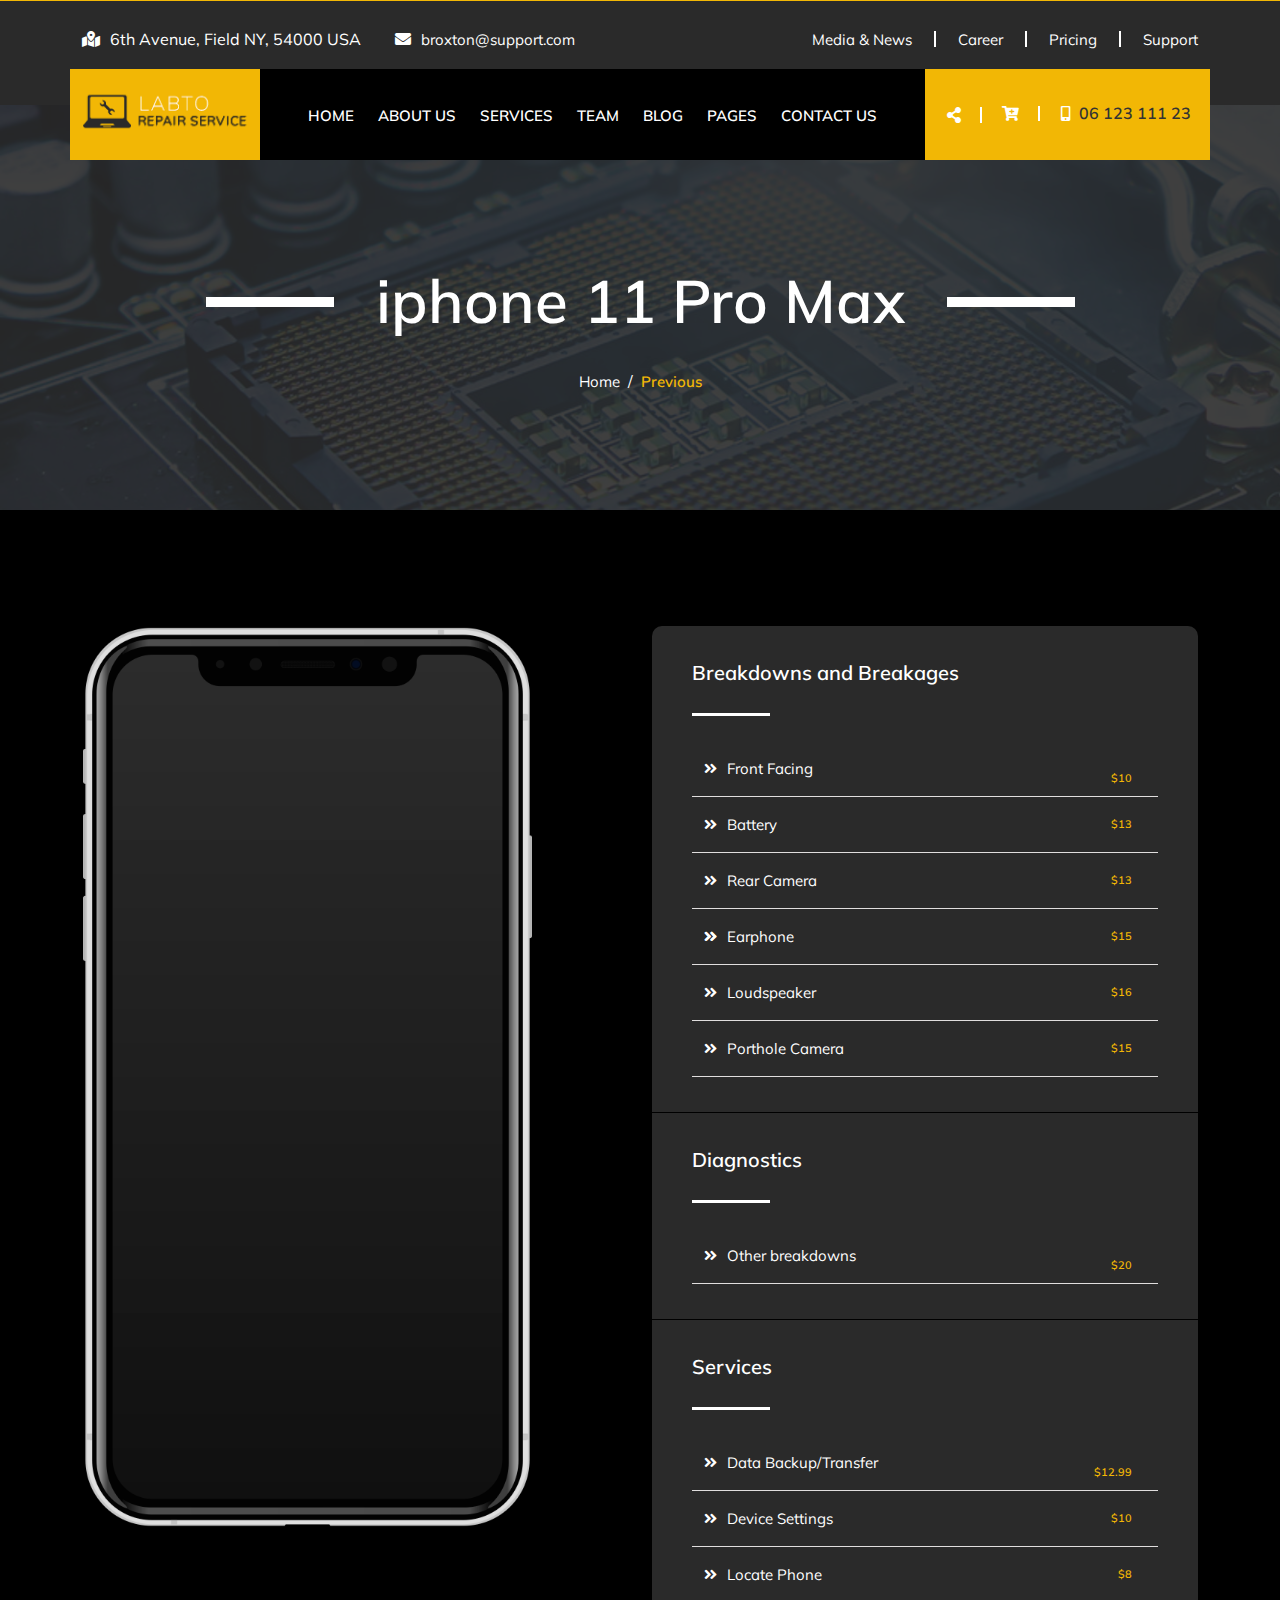
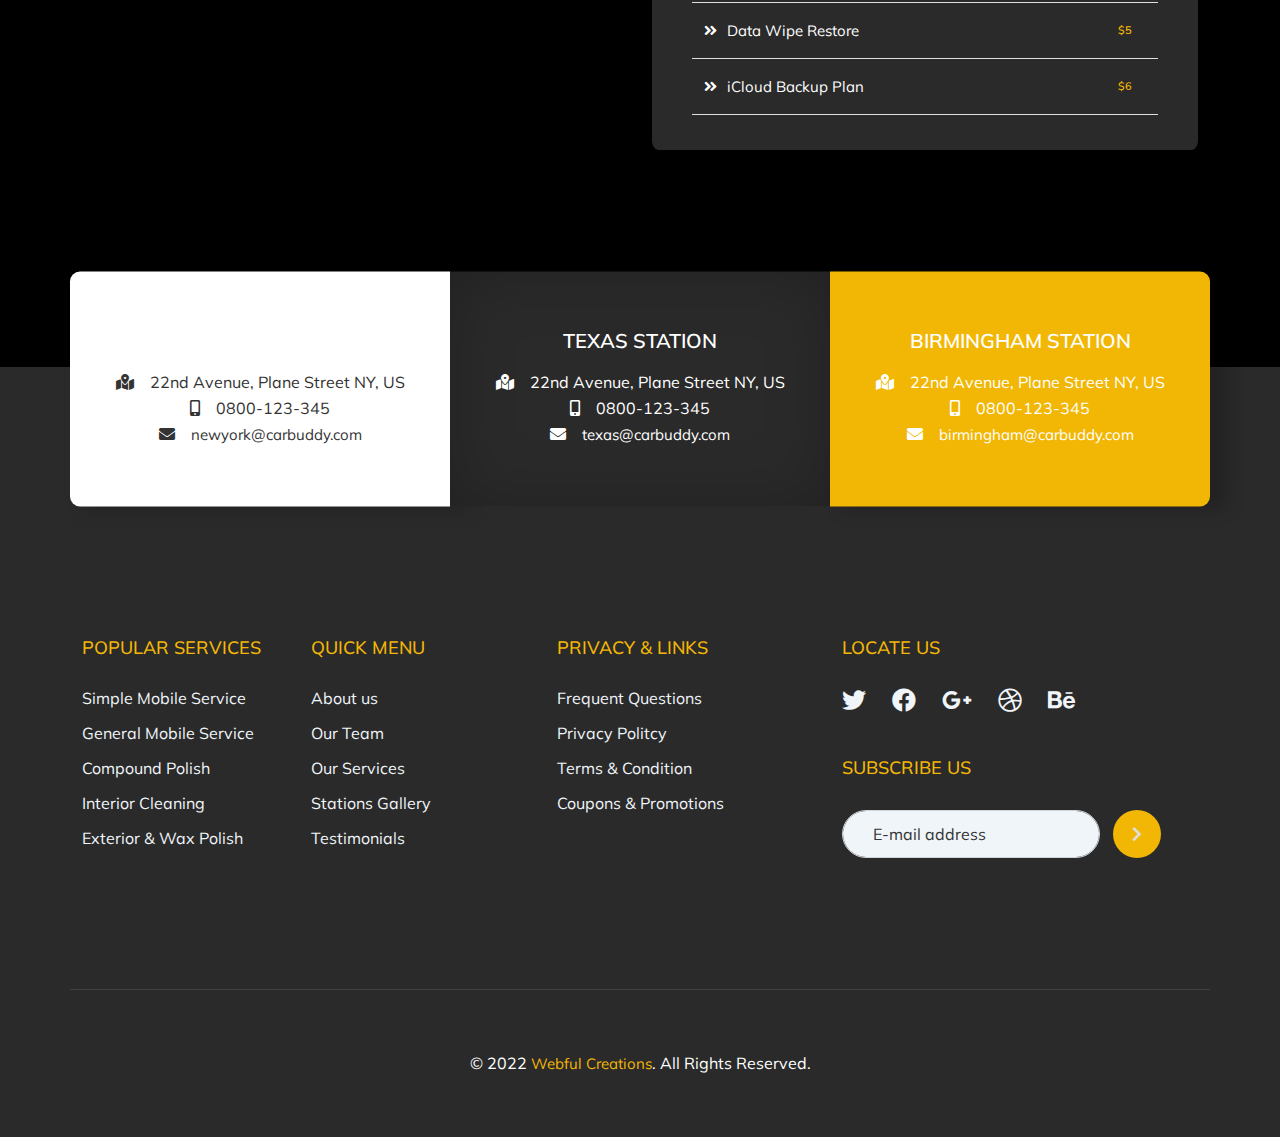
<file: HTML Template Files/iphone11ProMax.html>
<!DOCTYPE html>
<html lang="en">

<head>
	<!-- important for compatibility charset -->
	<meta charset="utf-8" />
	<meta http-equiv="x-ua-compatible" content="ie=edge">
	<meta name="viewport" content="width=device-width, initial-scale=1.0" />

	<title>Blog Template</title>

	<meta name="author" content="Webful Creations">
	<meta name="keywords" content="">
	<meta name="description" content="">

	<!-- FavIcon for Website /-->
	<link rel="shortcut icon" type="image/x-icon" href="assets/images/favicon.png">

	<!-- important for responsiveness remove to make your site non responsive. -->
	<meta name="viewport" content="width=device-width, initial-scale=1">

	<!-- Theme Styles CSS File -->
	<link rel="stylesheet" type="text/css" href="style.css" media="all" />

</head>

<body class="loaded enable-rfs">
	<div class="main-container single-service-page">
		<!----------- Header Area Starts Here ------------>
		<div class="header">
			<div id="top-line"></div>
			<div class="top-bar">
				<div class="container">
					<div class="row">

						<div class="col-sm-12 col-md-12 col-lg-6">
							<div class="left-side">
								<ul class="menu">
									<li><i class="fas fa-map-marked-alt"></i>6th Avenue, Field NY, 54000 USA</li>
									<li><i class="fas fa-envelope"></i><a href="#">broxton@support.com</a></li>
								</ul>
							</div><!-- Left Side /-->
						</div><!-- Columns /-->

						<div class="col-sm-12 col-md-12 col-lg-6 clearfix">
							<div class="right-side float-end">
								<ul class="menu">
									<li><a href="#">Media & News</a></li>
									<li><a href="#">Career</a></li>
									<li><a href="#">Pricing</a></li>
									<li class="list-group-flush"><a href="#">Support</a></li>
								</ul>
							</div>
						</div><!-- Columns /-->

					</div><!-- Row /-->
				</div><!-- Container /-->
			</div>
			<!-- Top Bar /-->
			<div class="navigation">
				<div class="container">
					<div class="row">

						<div class="col-12 col-lg-2 col-md-3 col-sm-4 bg-yel">
							<div class="logo">
								<a href="index.html">
									<img src="assets/images/logo.png" alt="Logo">
								</a>
							</div>
						</div><!-- Columns /-->

						<div class="col-12 col-lg-7 col-md-4 col-sm-4">
							<div class="nav-container clearfix">
								<nav class="navbar navbar-expand-lg navbar-light">
									<button class="navbar-toggler" type="button" data-bs-toggle="collapse"
										data-bs-target="#navbarSupportedContent" aria-controls="navbarSupportedContent"
										aria-expanded="false" aria-label="Toggle navigation">
										<i class="fas fa-bars"></i>
									</button>
									<div class="collapse navbar-collapse" id="navbarSupportedContent">
										<ul class="navbar-nav">

											<li class="nav-item dropdown">
												<a class="nav-link" href="index.html" data-bs-toggle="dropdown">Home</a>
												<div class="dropdown-menu">
													<a class="dropdown-item" href="index.html">Home</a>
												</div>
											</li>

											<li class="nav-item">
												<a class="nav-link" href="about-us.html">About Us</a>
											</li>
											<li class="nav-item dropdown">
												<a class="nav-link" href="services.html"
													data-bs-toggle="dropdown">Services</a>
												<div class="dropdown-menu">
													<a class="dropdown-item" href="services.html">Services</a>
													<!-- <a class="dropdown-item" href="fixes.html">
														Services</a> -->
														<a class="dropdown-item" href="fixes.html">Fixes</a>
												</div>
											</li>
											<li class="nav-item dropdown">
												<a class="nav-link" href="our-team.html"
													data-bs-toggle="dropdown">Team</a>
												<div class="dropdown-menu">
													<a class="dropdown-item" href="our-team.html">Team</a>
													<!-- <a class="dropdown-item" href="single-service.html">Fixes</a> -->
												</div>
											</li>
											<li class="nav-item dropdown">
												<a class="nav-link" href="#" data-bs-toggle="dropdown">Blog</a>
												<div class="dropdown-menu">
													<a class="dropdown-item" href="blog.html">Blog</a>
													<a class="dropdown-item" href="single-blog.html">Single Post
														Page</a>
												</div>
											</li>
											<li class="nav-item dropdown">
												<a href="#" class="nav-link" data-bs-toggle="dropdown">Pages</a>
												<div class="dropdown-menu">
													<a class="dropdown-item" href="about-us.html">About Us</a>
													<a class="dropdown-item" href="testimonial.html">Testimonials</a>
													<a class="dropdown-item" href="faqs.html">FAQ's</a>
													<a class="dropdown-item" href="404-error-page.html">404 Error
														Page</a>
												</div>
											</li>
											<li class="nav-item">
												<a class="nav-link" href="contact-us.html">Contact us</a>
											</li>
										</ul>
									</div>

								</nav>
							</div>
						</div><!-- Columns /-->
						<div class="col-12 col-lg-3 col-md-5 col-sm-4 bg-yel">
							<div class="nav-icons d-flex">
								<ul class="list-inline">
									<li class="list-inline-item">
										<div class="dropdown">
											<button class="btn dropdown-toggle" type="button" id="dropdownMenu2"
												data-bs-toggle="dropdown" aria-expanded="false">
												<i class="fas fa-share-alt"></i>
											</button>
											<ul class="dropdown-menu" aria-labelledby="dropdownMenu2">
												<li><a href="#"><i class="fab fa-facebook-f"></i></a></li>
												<li><a href="#"><i class="fab fa-twitter"></i></a></li>
												<li><a href="#"><i class="fab fa-instagram"></i></a></li>
												<li><a href="#"><i class="fas fa-envelope"></i></a></li>
											</ul>
										</div>

									</li>
									<li class="list-inline-item"><a href="#"><i class="fas fa-cart-plus"></i></a></li>
									<li class="list-inline-item"><a href="#"><i class="fas fa-mobile-alt"></i> <span>06
												123 111 23</span> </a></li>
									</li>
								</ul>
							</div>
						</div><!-- Columns /-->
					</div><!-- Row /-->
				</div><!-- Container /-->
			</div>
			<!-- Navigation /-->
		</div>
		<!------------- Header End /------------->

		<!------------- Top Heading Start /------------->
		<div class="top-heading dark-grey-bg spacer">
			<div class="color-overlay"></div>
			<div class="container">
				<div class="row">
					<div class="col-sm-12">
						<div class="title-section-text">
							<div class="heading">
								<ul class="list-inline text-center">
									<li class="list-inline-item">
										<hr class="align-right">
									</li>
									<li class="list-inline-item">
										<h1>iphone 11 Pro Max</h1>
									</li>
									<li class="list-inline-item">
										<hr>
									</li>
								</ul>

							</div>

							<nav aria-label="breadcrumb">
								<ol class="breadcrumb">
									<li class="breadcrumb-item"><a href="index.html">Home</a></li>
									<li class="breadcrumb-item active"><a href="#"> Previous</a></li>
								</ol>
							</nav><!-- Breadcrumbs /-->
						</div>
					</div><!-- Top Columns /-->
				</div>
			</div>

		</div>
		<!--top-heading End-->
		<!------------- Top Heading End /------------->

		<!------------- News Starts Here /---------------->

		<div class="our-news spacer grey-bg clearfix">

			<div class="single-post-page blog-post-page grey-bg">
				<div class="container">
					<div class="row">

						<div class="col-sm-12 col-md-12 col-lg-6 padding-between">

							<div class="row">

								<div class="col-sm-12 col-md-12 col-lg-10 col-padding-y" style="position: -webkit-sticky; position: sticky;">
									<div class="blog-box2" style="position: -webkit-sticky; position: sticky;">

										<div class="card news-wrap2" style="background-color: transparent;">
											<img src="/HTML Template Files/assets/iphones/IPhone11.png" alt="/">
											<div class="card-body news-text">
											</div>
										</div>
									</div><!-- blog-box /-->
								</div><!-- columns /-->
							</div><!-- Row /-->

						</div><!-- columns /-->

						<!--Right Container-->

						<div class="col-sm-12 col-md-12 col-lg-6">
							<div class="widget_area side-bar border-btm widget-categories">

								

								<div class="widget side-bar border-btm widget-categories">
									<h6>Breakdowns and Breakages</h6>
									<div class="content side-bar-icon">
										<ul class="list-unstyled">
											<li><a href="#">Front Facing</a><span style="color: #f2b705; background-color: transparent;margin-left:50px;right:5%;width:auto;">$10</span></li>
											<li><a href="#">Battery</a><span style="color: #f2b705; background-color: transparent;margin-left:50px;right:5%;width:auto;">$13</span></li>
											<li><a href="#">Rear Camera<span style="color: #f2b705; background-color: transparent;margin-left:50px;right:5%;width:auto;">$13</span></li>
											<li><a href="#">Earphone</a><span style="color: #f2b705; background-color: transparent;margin-left:50px;right:5%;width:auto;">$15</span></li>
											<li><a href="#">Loudspeaker</a><span style="color: #f2b705; background-color: transparent;margin-left:50px;right:5%;width:auto;">$16</span></li>
											<li><a href="#">Porthole Camera</a><span style="color: #f2b705; background-color: transparent;margin-left:50px;right:5%;width:auto;">$15</span></li>
										</ul>
									</div><!-- Widget Content /-->
								</div>
								<div class="widget side-bar border-btm widget-categories">
									<h6>Diagnostics</h6>
									<div class="content side-bar-icon">
										<ul class="list-unstyled">
											<li><a href="#">Other breakdowns</a><span style="color: #f2b705; background-color: transparent;margin-left:50px;right:5%;width:auto;">$20</span></li>
										</ul>
									</div><!-- Widget Content /-->
								</div>
								<div class="widget side-bar border-btm widget-categories">
									<h6>Services</h6>
									<div class="content side-bar-icon">
										<ul class="list-unstyled">
											<li><a href="#">Data Backup/Transfer</a><span style="color: #f2b705; background-color: transparent;margin-left:50px;right:5%;width:auto;">$12.99</span></li>
											<li><a href="#">Device Settings</a><span style="color: #f2b705; background-color: transparent;margin-left:50px;right:5%;width:auto;">$10</span></li>
											<li><a href="#">Locate Phone</a><span style="color: #f2b705; background-color: transparent;margin-left:50px;right:5%;width:auto;">$8</span></li>
											<li><a href="#">Data Wipe Restore</a><span style="color: #f2b705; background-color: transparent;margin-left:50px;right:5%;width:auto;">$5</span></li>
											<li><a href="#">iCloud Backup Plan</a><span style="color: #f2b705; background-color: transparent;margin-left:50px;right:5%;width:auto;">$6</span></li>
										</ul>
									</div><!-- Widget Content /-->
								</div>
							</div><!-- Widget Content /-->
						</div><!-- columns /-->


					</div><!-- row /-->
				</div><!-- Container /-->
			</div>
			<!-- Single Post /-->

			<div class="module100"></div>
		</div>
		<!------------- News Ends Here /------------------>

		<!------------- Location Starts Here /---------------->
		<div class="locations grey-bg">
			<div class="container">
				<div class="row">

					<div class="col-sm-12 col-md-6 col-lg-4 p-0">

						<div class="locations-text one hover-wrap">
							<h4>New York Station</h4>
							<p><i class="fas fa-map-marked-alt"></i>22nd Avenue, Plane Street NY, US</p>
							<p><i class="fas fa-mobile-alt"></i>0800-123-345</p>
							<p><i class="fas fa-envelope"></i><a href="#">newyork@carbuddy.com</a></p>
						</div>

					</div><!-- Clumns /-->

					<div class="col-sm-12 col-md-6 col-lg-4 p-0">

						<div class="locations-text two hover-wrap">
							<h4>Texas Station</h4>
							<p><i class="fas fa-map-marked-alt"></i>22nd Avenue, Plane Street NY, US</p>
							<p><i class="fas fa-mobile-alt"></i>0800-123-345</p>
							<p><i class="fas fa-envelope"></i><a href="#">texas@carbuddy.com</a></p>
						</div>

					</div><!-- Clumns /-->

					<div class="col-sm-12 col-md-12 col-lg-4 p-0">

						<div class="locations-text three hover-wrap">
							<h4>Birmingham Station</h4>
							<p><i class="fas fa-map-marked-alt"></i>22nd Avenue, Plane Street NY, US</p>
							<p><i class="fas fa-mobile-alt"></i>0800-123-345</p>
							<p><i class="fas fa-envelope"></i><a href="#">birmingham@carbuddy.com</a></p>
						</div>

					</div><!-- Clumns /-->

				</div><!-- Row /-->
			</div><!-- Container /-->
		</div>

		<!------------- Location Ends Here /---------------->


		<div class="footer">
			<div class="footer-top spacer">
				<div class="container">
					<div class="row ">

						<div class="col-lg-5 col-md-7 col-sm-12">
							<div class="footer-box Courses">
								<ul class="links  col-padding-y">
									<li>
										<h6>Popular Services</h6>
									</li>
									<li><a href="#">Simple Mobile Service</a></li>
									<li><a href="#">General Mobile Service</a></li>
									<li><a href="#">Compound Polish</a></li>
									<li><a href="#">Interior Cleaning</a></li>
									<li><a href="#">Exterior & Wax Polish</a></li>
								</ul>
								<ul class="links  col-padding-y">
									<li>
										<h6>Quick Menu</h6>
									</li>
									<li><a href="about-us.html">About us</a></li>
									<li><a href="our-team.html">Our Team</a></li>
									<li><a href="services.html">Our Services</a></li>
									<li><a href="#">Stations Gallery</a></li>
									<li><a href="testimonial.html">Testimonials</a></li>
								</ul>
							</div><!-- Footer Box /-->
						</div><!-- Columns /-->

						<div class="col-lg-3 col-md-5 col-sm-12 col-padding-y">
							<div class="footer-box Privacy">
								<ul class="links">
									<li>
										<h6>Privacy & Links</h6>
									</li>
									<li><a href="#">Frequent Questions</a></li>
									<li><a href="#">Privacy Politcy</a></li>
									<li><a href="#">Terms & Condition</a></li>
									<li><a href="#">Coupons & Promotions</a></li>
								</ul>
							</div><!-- Footer Box /-->
						</div><!-- Columns /-->

						<div class="col-lg-4 col-md-6 col-sm-12 col-padding-y">
							<div class="footer-box follow-us">
								<h6>Locate Us</h6>
								<div class="social-icons">
									<ul class="menu">
										<li><a href="#"><i class="fab fa-twitter"></i></a></li>
										<li><a href="#"><i class="fab fa-facebook"></i></a></li>
										<li><a href="#"><i class="fab fa-google-plus-g"></i></a></li>
										<li><a href="#"><i class="fab fa-dribbble"></i></a></li>
										<li><a href="#"><i class="fab fa-behance"></i></a></li>

									</ul>
								</div>
								<div class="subscribe-us">
									<h6>Subscribe Us</h6>
									<ul class="menu">
										<li>
											<input type="email" class="form-control" id="exampleInputEmail1"
												placeholder="E-mail address">
										</li>
										<li>
											<button type="submit" class="btn btn-primary"><i
													class="fas fa-chevron-right"></i></button>
										</li>
									</ul>
								</div>
							</div><!-- Footer Box /-->
						</div><!-- Columns /-->

					</div><!-- Row /-->
				</div><!-- Container /-->
			</div><!-- Footer Bottom /-->



			<div class="footer-Copyright">
				<div class="container">
					<div class="row">

						<div class="col-lg-12 col-md-12 col-sm-12">
							<div class="copyrightinfo">© 2022 <a href="https://www.webfulcreations.com/"
									target="_blank">Webful Creations</a>. All Rights Reserved.</div>
						</div>

					</div><!-- Row /-->
				</div><!-- Container /-->
			</div><!-- Footer Bottom /-->

		</div>
		<!------------ Footer Ends Here /----------->




	</div>
	<!-- Main Container /-->

	<!-- Move to Top Icon 
    	 Remove to Not Display /-->
	<a href="#" id="top" title="Go to Top">
		<i class="far fa-caret-square-up"></i>
	</a>

	<!-- Page Preloader
             Delete to Remove Preloader /-->
	<div class="preloader">
		<div class="spinner animated infinite fadeIn">
			<div class="preloader-img"></div>
		</div>
	</div><!-- Preloader /-->

	<!-- Including Jquery so All js Can run -->
	<script src="assets/js/jquery.min.js" type="text/javascript"></script>

	<!-- Including bootstrap JS so bootstrap function can work. -->
	<script src="assets/js/bootstrap.min.js" type="text/javascript"></script>

	<!-- Isotop Image Filter Gallery -->
	<script src="assets/js/isotope.pkgd.min.js" type="text/javascript"></script>

	<!-- Webful JS -->
	<script src="assets/js/template.js" type="text/javascript"></script>

</body>

</html>
</file>
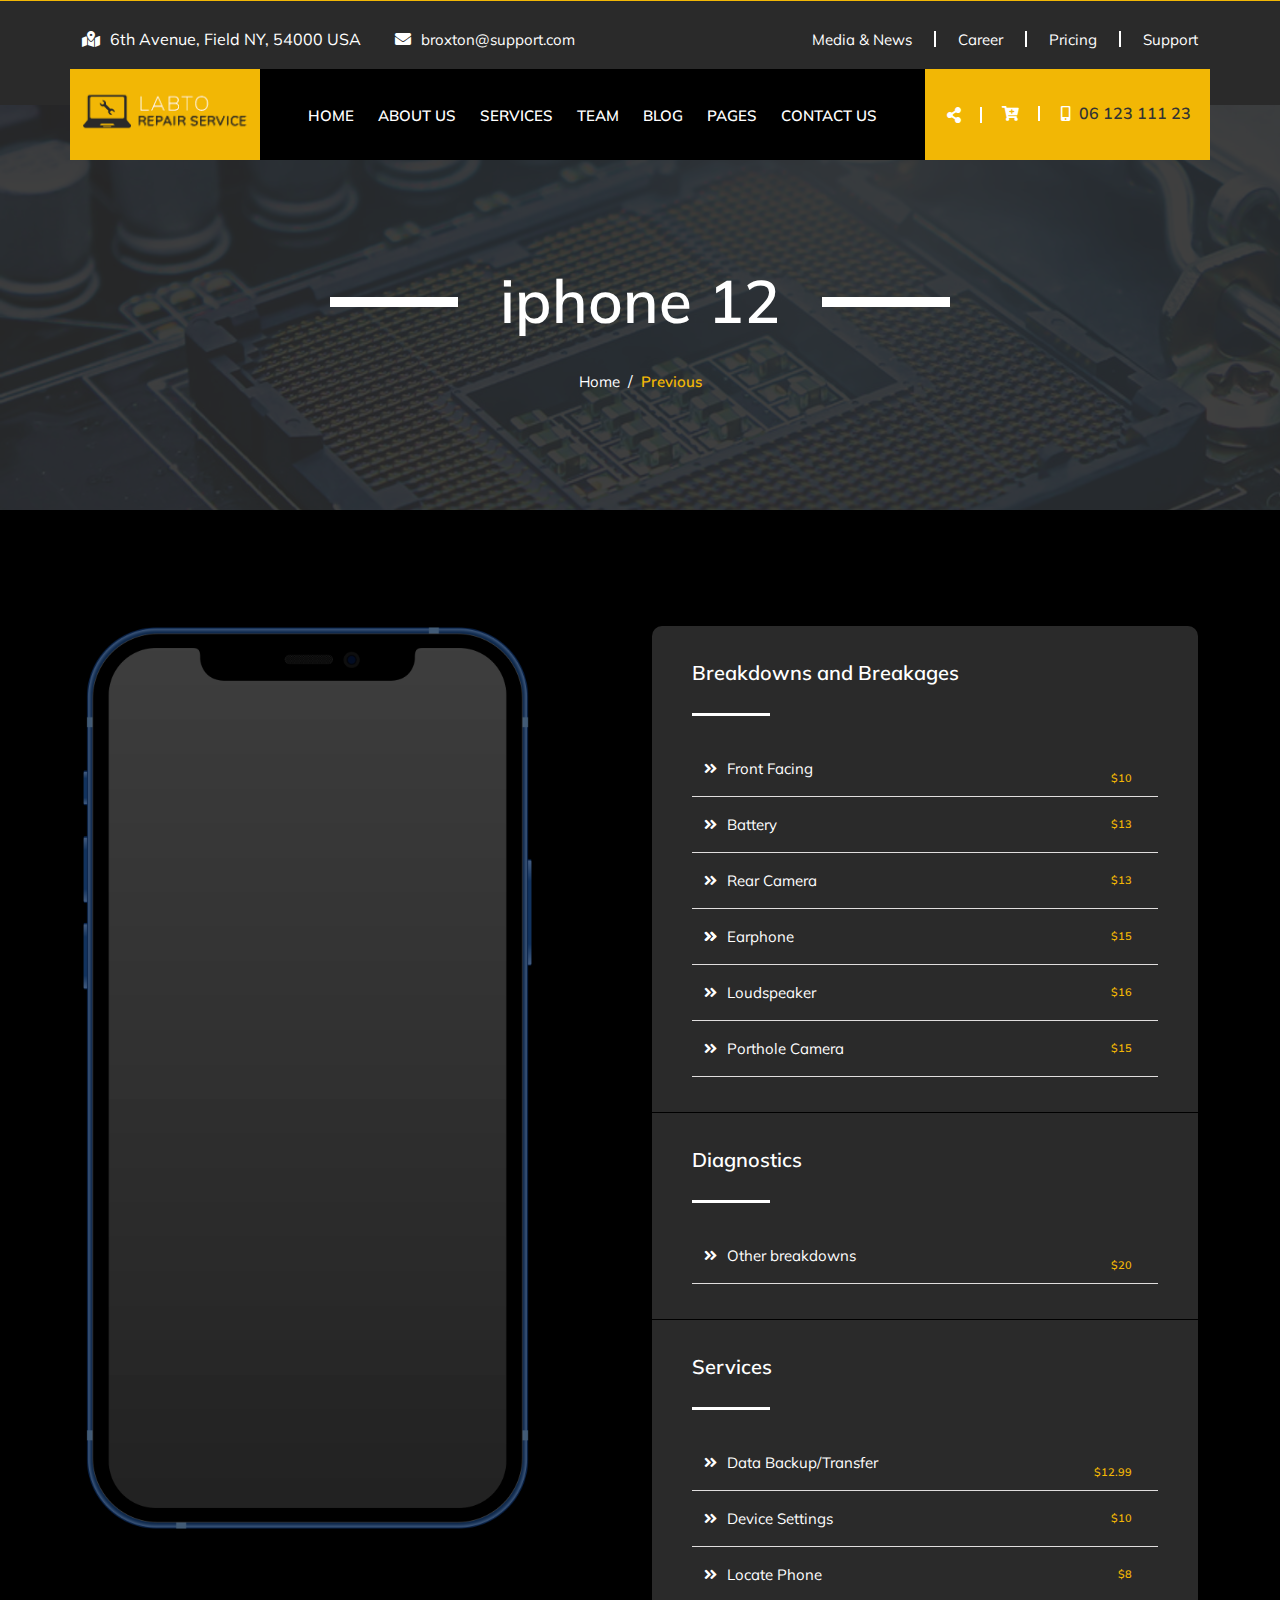
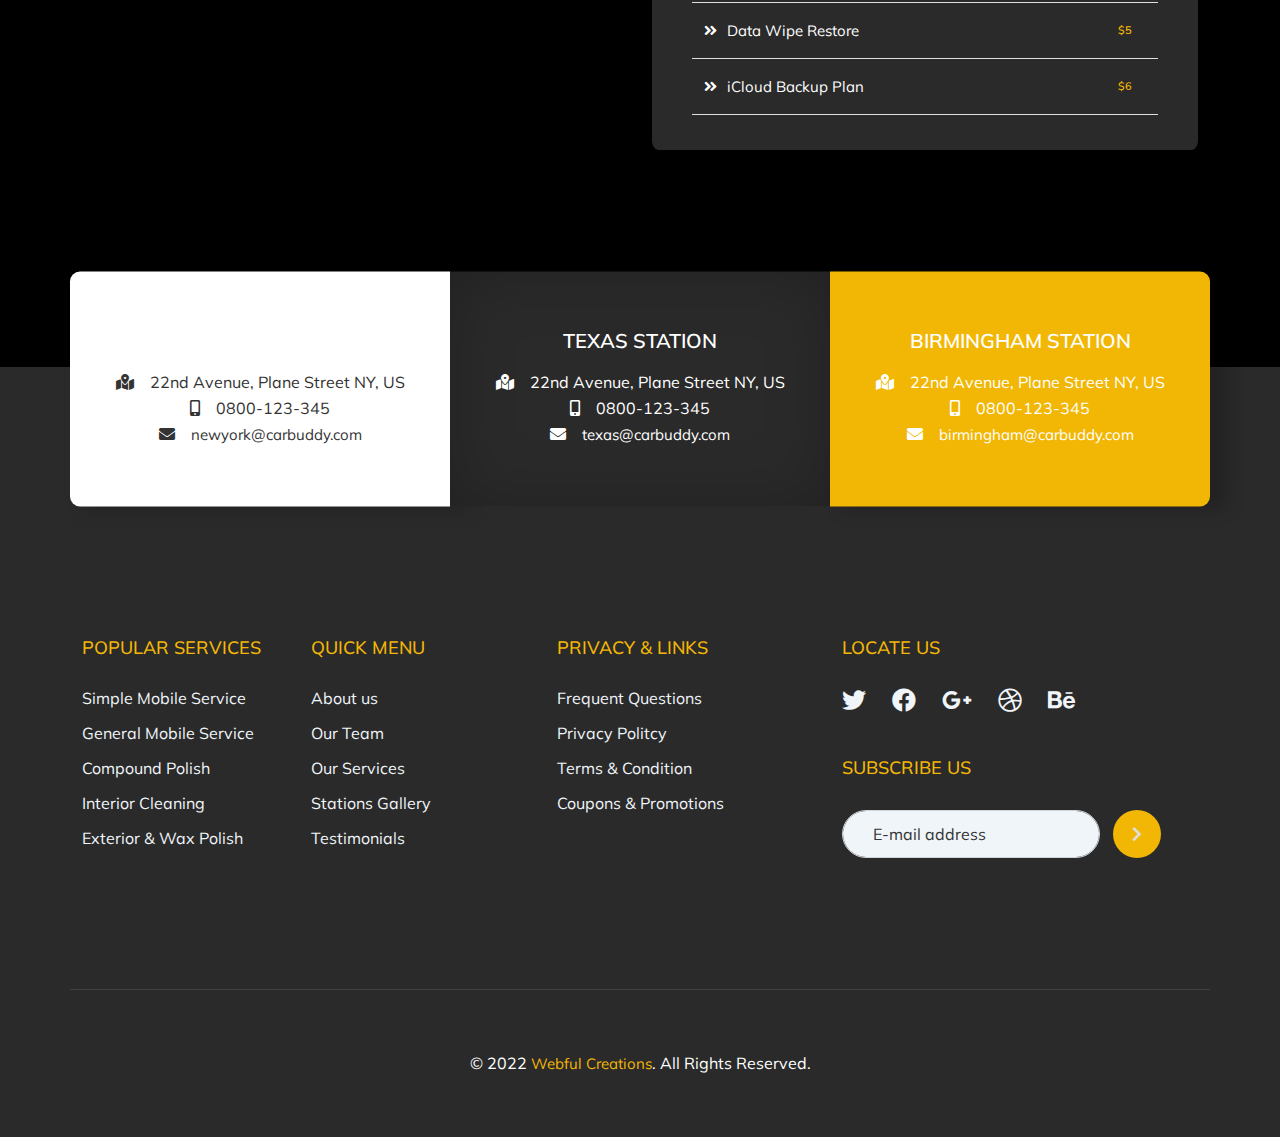
<file: HTML Template Files/iphone12.html>
<!DOCTYPE html>
<html lang="en">

<head>
	<!-- important for compatibility charset -->
	<meta charset="utf-8" />
	<meta http-equiv="x-ua-compatible" content="ie=edge">
	<meta name="viewport" content="width=device-width, initial-scale=1.0" />

	<title>Blog Template</title>

	<meta name="author" content="Webful Creations">
	<meta name="keywords" content="">
	<meta name="description" content="">

	<!-- FavIcon for Website /-->
	<link rel="shortcut icon" type="image/x-icon" href="assets/images/favicon.png">

	<!-- important for responsiveness remove to make your site non responsive. -->
	<meta name="viewport" content="width=device-width, initial-scale=1">

	<!-- Theme Styles CSS File -->
	<link rel="stylesheet" type="text/css" href="style.css" media="all" />

</head>

<body class="loaded enable-rfs">
	<div class="main-container single-service-page">
		<!----------- Header Area Starts Here ------------>
		<div class="header">
			<div id="top-line"></div>
			<div class="top-bar">
				<div class="container">
					<div class="row">

						<div class="col-sm-12 col-md-12 col-lg-6">
							<div class="left-side">
								<ul class="menu">
									<li><i class="fas fa-map-marked-alt"></i>6th Avenue, Field NY, 54000 USA</li>
									<li><i class="fas fa-envelope"></i><a href="#">broxton@support.com</a></li>
								</ul>
							</div><!-- Left Side /-->
						</div><!-- Columns /-->

						<div class="col-sm-12 col-md-12 col-lg-6 clearfix">
							<div class="right-side float-end">
								<ul class="menu">
									<li><a href="#">Media & News</a></li>
									<li><a href="#">Career</a></li>
									<li><a href="#">Pricing</a></li>
									<li class="list-group-flush"><a href="#">Support</a></li>
								</ul>
							</div>
						</div><!-- Columns /-->

					</div><!-- Row /-->
				</div><!-- Container /-->
			</div>
			<!-- Top Bar /-->
			<div class="navigation">
				<div class="container">
					<div class="row">

						<div class="col-12 col-lg-2 col-md-3 col-sm-4 bg-yel">
							<div class="logo">
								<a href="index.html">
									<img src="assets/images/logo.png" alt="Logo">
								</a>
							</div>
						</div><!-- Columns /-->

						<div class="col-12 col-lg-7 col-md-4 col-sm-4">
							<div class="nav-container clearfix">
								<nav class="navbar navbar-expand-lg navbar-light">
									<button class="navbar-toggler" type="button" data-bs-toggle="collapse"
										data-bs-target="#navbarSupportedContent" aria-controls="navbarSupportedContent"
										aria-expanded="false" aria-label="Toggle navigation">
										<i class="fas fa-bars"></i>
									</button>
									<div class="collapse navbar-collapse" id="navbarSupportedContent">
										<ul class="navbar-nav">

											<li class="nav-item dropdown">
												<a class="nav-link" href="index.html" data-bs-toggle="dropdown">Home</a>
												<div class="dropdown-menu">
													<a class="dropdown-item" href="index.html">Home</a>
												</div>
											</li>

											<li class="nav-item">
												<a class="nav-link" href="about-us.html">About Us</a>
											</li>
											<li class="nav-item dropdown">
												<a class="nav-link" href="services.html"
													data-bs-toggle="dropdown">Services</a>
												<div class="dropdown-menu">
													<a class="dropdown-item" href="services.html">Services</a>
													<!-- <a class="dropdown-item" href="fixes.html">
														Services</a> -->
														<a class="dropdown-item" href="fixes.html">Fixes</a>
												</div>
											</li>
											<li class="nav-item dropdown">
												<a class="nav-link" href="our-team.html"
													data-bs-toggle="dropdown">Team</a>
												<div class="dropdown-menu">
													<a class="dropdown-item" href="our-team.html">Team</a>
													<!-- <a class="dropdown-item" href="single-service.html">Fixes</a> -->
												</div>
											</li>
											<li class="nav-item dropdown">
												<a class="nav-link" href="#" data-bs-toggle="dropdown">Blog</a>
												<div class="dropdown-menu">
													<a class="dropdown-item" href="blog.html">Blog</a>
													<a class="dropdown-item" href="single-blog.html">Single Post
														Page</a>
												</div>
											</li>
											<li class="nav-item dropdown">
												<a href="#" class="nav-link" data-bs-toggle="dropdown">Pages</a>
												<div class="dropdown-menu">
													<a class="dropdown-item" href="about-us.html">About Us</a>
													<a class="dropdown-item" href="testimonial.html">Testimonials</a>
													<a class="dropdown-item" href="faqs.html">FAQ's</a>
													<a class="dropdown-item" href="404-error-page.html">404 Error
														Page</a>
												</div>
											</li>
											<li class="nav-item">
												<a class="nav-link" href="contact-us.html">Contact us</a>
											</li>
										</ul>
									</div>

								</nav>
							</div>
						</div><!-- Columns /-->
						<div class="col-12 col-lg-3 col-md-5 col-sm-4 bg-yel">
							<div class="nav-icons d-flex">
								<ul class="list-inline">
									<li class="list-inline-item">
										<div class="dropdown">
											<button class="btn dropdown-toggle" type="button" id="dropdownMenu2"
												data-bs-toggle="dropdown" aria-expanded="false">
												<i class="fas fa-share-alt"></i>
											</button>
											<ul class="dropdown-menu" aria-labelledby="dropdownMenu2">
												<li><a href="#"><i class="fab fa-facebook-f"></i></a></li>
												<li><a href="#"><i class="fab fa-twitter"></i></a></li>
												<li><a href="#"><i class="fab fa-instagram"></i></a></li>
												<li><a href="#"><i class="fas fa-envelope"></i></a></li>
											</ul>
										</div>

									</li>
									<li class="list-inline-item"><a href="#"><i class="fas fa-cart-plus"></i></a></li>
									<li class="list-inline-item"><a href="#"><i class="fas fa-mobile-alt"></i> <span>06
												123 111 23</span> </a></li>
									</li>
								</ul>
							</div>
						</div><!-- Columns /-->
					</div><!-- Row /-->
				</div><!-- Container /-->
			</div>
			<!-- Navigation /-->
		</div>
		<!------------- Header End /------------->

		<!------------- Top Heading Start /------------->
		<div class="top-heading dark-grey-bg spacer">
			<div class="color-overlay"></div>
			<div class="container">
				<div class="row">
					<div class="col-sm-12">
						<div class="title-section-text">
							<div class="heading">
								<ul class="list-inline text-center">
									<li class="list-inline-item">
										<hr class="align-right">
									</li>
									<li class="list-inline-item">
										<h1>iphone 12</h1>
									</li>
									<li class="list-inline-item">
										<hr>
									</li>
								</ul>

							</div>

							<nav aria-label="breadcrumb">
								<ol class="breadcrumb">
									<li class="breadcrumb-item"><a href="index.html">Home</a></li>
									<li class="breadcrumb-item active"><a href="#"> Previous</a></li>
								</ol>
							</nav><!-- Breadcrumbs /-->
						</div>
					</div><!-- Top Columns /-->
				</div>
			</div>

		</div>
		<!--top-heading End-->
		<!------------- Top Heading End /------------->

		<!------------- News Starts Here /---------------->

		<div class="our-news spacer grey-bg clearfix">

			<div class="single-post-page blog-post-page grey-bg">
				<div class="container">
					<div class="row">

						<div class="col-sm-12 col-md-12 col-lg-6 padding-between">

							<div class="row">

								<div class="col-sm-12 col-md-12 col-lg-10 col-padding-y" style="position: -webkit-sticky; position: sticky;">
									<div class="blog-box2" style="position: -webkit-sticky; position: sticky;">

										<div class="card news-wrap2" style="background-color: transparent;">
											<img src="/HTML Template Files/assets/iphones/IPhone12.png" alt="/">
											<div class="card-body news-text">
											</div>
										</div>
									</div><!-- blog-box /-->
								</div><!-- columns /-->
							</div><!-- Row /-->

						</div><!-- columns /-->

						<!--Right Container-->

						<div class="col-sm-12 col-md-12 col-lg-6">
							<div class="widget_area side-bar border-btm widget-categories">

								

								<div class="widget side-bar border-btm widget-categories">
									<h6>Breakdowns and Breakages</h6>
									<div class="content side-bar-icon">
										<ul class="list-unstyled">
											<li><a href="#">Front Facing</a><span style="color: #f2b705; background-color: transparent;margin-left:50px;right:5%;width:auto;">$10</span></li>
											<li><a href="#">Battery</a><span style="color: #f2b705; background-color: transparent;margin-left:50px;right:5%;width:auto;">$13</span></li>
											<li><a href="#">Rear Camera<span style="color: #f2b705; background-color: transparent;margin-left:50px;right:5%;width:auto;">$13</span></li>
											<li><a href="#">Earphone</a><span style="color: #f2b705; background-color: transparent;margin-left:50px;right:5%;width:auto;">$15</span></li>
											<li><a href="#">Loudspeaker</a><span style="color: #f2b705; background-color: transparent;margin-left:50px;right:5%;width:auto;">$16</span></li>
											<li><a href="#">Porthole Camera</a><span style="color: #f2b705; background-color: transparent;margin-left:50px;right:5%;width:auto;">$15</span></li>
										</ul>
									</div><!-- Widget Content /-->
								</div>
								<div class="widget side-bar border-btm widget-categories">
									<h6>Diagnostics</h6>
									<div class="content side-bar-icon">
										<ul class="list-unstyled">
											<li><a href="#">Other breakdowns</a><span style="color: #f2b705; background-color: transparent;margin-left:50px;right:5%;width:auto;">$20</span></li>
										</ul>
									</div><!-- Widget Content /-->
								</div>
								<div class="widget side-bar border-btm widget-categories">
									<h6>Services</h6>
									<div class="content side-bar-icon">
										<ul class="list-unstyled">
											<li><a href="#">Data Backup/Transfer</a><span style="color: #f2b705; background-color: transparent;margin-left:50px;right:5%;width:auto;">$12.99</span></li>
											<li><a href="#">Device Settings</a><span style="color: #f2b705; background-color: transparent;margin-left:50px;right:5%;width:auto;">$10</span></li>
											<li><a href="#">Locate Phone</a><span style="color: #f2b705; background-color: transparent;margin-left:50px;right:5%;width:auto;">$8</span></li>
											<li><a href="#">Data Wipe Restore</a><span style="color: #f2b705; background-color: transparent;margin-left:50px;right:5%;width:auto;">$5</span></li>
											<li><a href="#">iCloud Backup Plan</a><span style="color: #f2b705; background-color: transparent;margin-left:50px;right:5%;width:auto;">$6</span></li>
										</ul>
									</div><!-- Widget Content /-->
								</div>
							</div><!-- Widget Content /-->
						</div><!-- columns /-->


					</div><!-- row /-->
				</div><!-- Container /-->
			</div>
			<!-- Single Post /-->

			<div class="module100"></div>
		</div>
		<!------------- News Ends Here /------------------>

		<!------------- Location Starts Here /---------------->
		<div class="locations grey-bg">
			<div class="container">
				<div class="row">

					<div class="col-sm-12 col-md-6 col-lg-4 p-0">

						<div class="locations-text one hover-wrap">
							<h4>New York Station</h4>
							<p><i class="fas fa-map-marked-alt"></i>22nd Avenue, Plane Street NY, US</p>
							<p><i class="fas fa-mobile-alt"></i>0800-123-345</p>
							<p><i class="fas fa-envelope"></i><a href="#">newyork@carbuddy.com</a></p>
						</div>

					</div><!-- Clumns /-->

					<div class="col-sm-12 col-md-6 col-lg-4 p-0">

						<div class="locations-text two hover-wrap">
							<h4>Texas Station</h4>
							<p><i class="fas fa-map-marked-alt"></i>22nd Avenue, Plane Street NY, US</p>
							<p><i class="fas fa-mobile-alt"></i>0800-123-345</p>
							<p><i class="fas fa-envelope"></i><a href="#">texas@carbuddy.com</a></p>
						</div>

					</div><!-- Clumns /-->

					<div class="col-sm-12 col-md-12 col-lg-4 p-0">

						<div class="locations-text three hover-wrap">
							<h4>Birmingham Station</h4>
							<p><i class="fas fa-map-marked-alt"></i>22nd Avenue, Plane Street NY, US</p>
							<p><i class="fas fa-mobile-alt"></i>0800-123-345</p>
							<p><i class="fas fa-envelope"></i><a href="#">birmingham@carbuddy.com</a></p>
						</div>

					</div><!-- Clumns /-->

				</div><!-- Row /-->
			</div><!-- Container /-->
		</div>

		<!------------- Location Ends Here /---------------->


		<div class="footer">
			<div class="footer-top spacer">
				<div class="container">
					<div class="row ">

						<div class="col-lg-5 col-md-7 col-sm-12">
							<div class="footer-box Courses">
								<ul class="links  col-padding-y">
									<li>
										<h6>Popular Services</h6>
									</li>
									<li><a href="#">Simple Mobile Service</a></li>
									<li><a href="#">General Mobile Service</a></li>
									<li><a href="#">Compound Polish</a></li>
									<li><a href="#">Interior Cleaning</a></li>
									<li><a href="#">Exterior & Wax Polish</a></li>
								</ul>
								<ul class="links  col-padding-y">
									<li>
										<h6>Quick Menu</h6>
									</li>
									<li><a href="about-us.html">About us</a></li>
									<li><a href="our-team.html">Our Team</a></li>
									<li><a href="services.html">Our Services</a></li>
									<li><a href="#">Stations Gallery</a></li>
									<li><a href="testimonial.html">Testimonials</a></li>
								</ul>
							</div><!-- Footer Box /-->
						</div><!-- Columns /-->

						<div class="col-lg-3 col-md-5 col-sm-12 col-padding-y">
							<div class="footer-box Privacy">
								<ul class="links">
									<li>
										<h6>Privacy & Links</h6>
									</li>
									<li><a href="#">Frequent Questions</a></li>
									<li><a href="#">Privacy Politcy</a></li>
									<li><a href="#">Terms & Condition</a></li>
									<li><a href="#">Coupons & Promotions</a></li>
								</ul>
							</div><!-- Footer Box /-->
						</div><!-- Columns /-->

						<div class="col-lg-4 col-md-6 col-sm-12 col-padding-y">
							<div class="footer-box follow-us">
								<h6>Locate Us</h6>
								<div class="social-icons">
									<ul class="menu">
										<li><a href="#"><i class="fab fa-twitter"></i></a></li>
										<li><a href="#"><i class="fab fa-facebook"></i></a></li>
										<li><a href="#"><i class="fab fa-google-plus-g"></i></a></li>
										<li><a href="#"><i class="fab fa-dribbble"></i></a></li>
										<li><a href="#"><i class="fab fa-behance"></i></a></li>

									</ul>
								</div>
								<div class="subscribe-us">
									<h6>Subscribe Us</h6>
									<ul class="menu">
										<li>
											<input type="email" class="form-control" id="exampleInputEmail1"
												placeholder="E-mail address">
										</li>
										<li>
											<button type="submit" class="btn btn-primary"><i
													class="fas fa-chevron-right"></i></button>
										</li>
									</ul>
								</div>
							</div><!-- Footer Box /-->
						</div><!-- Columns /-->

					</div><!-- Row /-->
				</div><!-- Container /-->
			</div><!-- Footer Bottom /-->



			<div class="footer-Copyright">
				<div class="container">
					<div class="row">

						<div class="col-lg-12 col-md-12 col-sm-12">
							<div class="copyrightinfo">© 2022 <a href="https://www.webfulcreations.com/"
									target="_blank">Webful Creations</a>. All Rights Reserved.</div>
						</div>

					</div><!-- Row /-->
				</div><!-- Container /-->
			</div><!-- Footer Bottom /-->

		</div>
		<!------------ Footer Ends Here /----------->




	</div>
	<!-- Main Container /-->

	<!-- Move to Top Icon 
    	 Remove to Not Display /-->
	<a href="#" id="top" title="Go to Top">
		<i class="far fa-caret-square-up"></i>
	</a>

	<!-- Page Preloader
             Delete to Remove Preloader /-->
	<div class="preloader">
		<div class="spinner animated infinite fadeIn">
			<div class="preloader-img"></div>
		</div>
	</div><!-- Preloader /-->

	<!-- Including Jquery so All js Can run -->
	<script src="assets/js/jquery.min.js" type="text/javascript"></script>

	<!-- Including bootstrap JS so bootstrap function can work. -->
	<script src="assets/js/bootstrap.min.js" type="text/javascript"></script>

	<!-- Isotop Image Filter Gallery -->
	<script src="assets/js/isotope.pkgd.min.js" type="text/javascript"></script>

	<!-- Webful JS -->
	<script src="assets/js/template.js" type="text/javascript"></script>

</body>

</html>
</file>
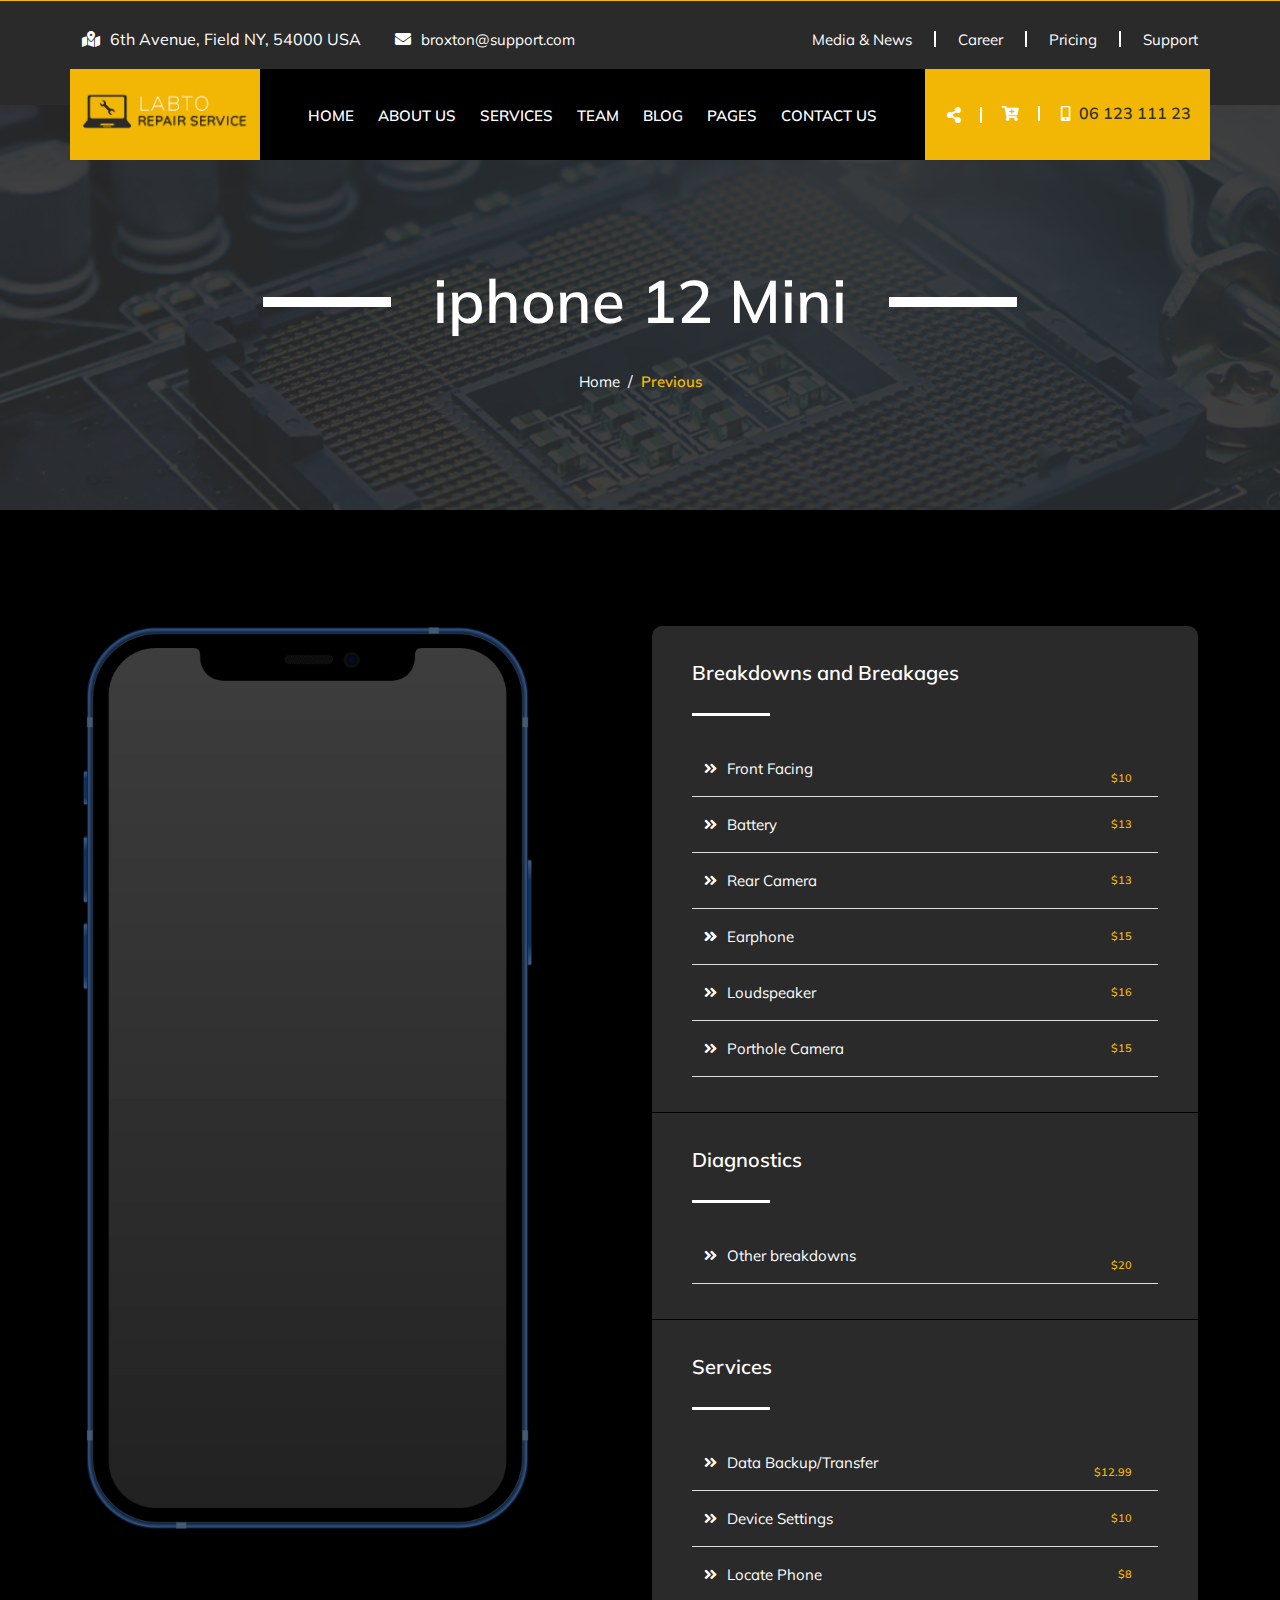
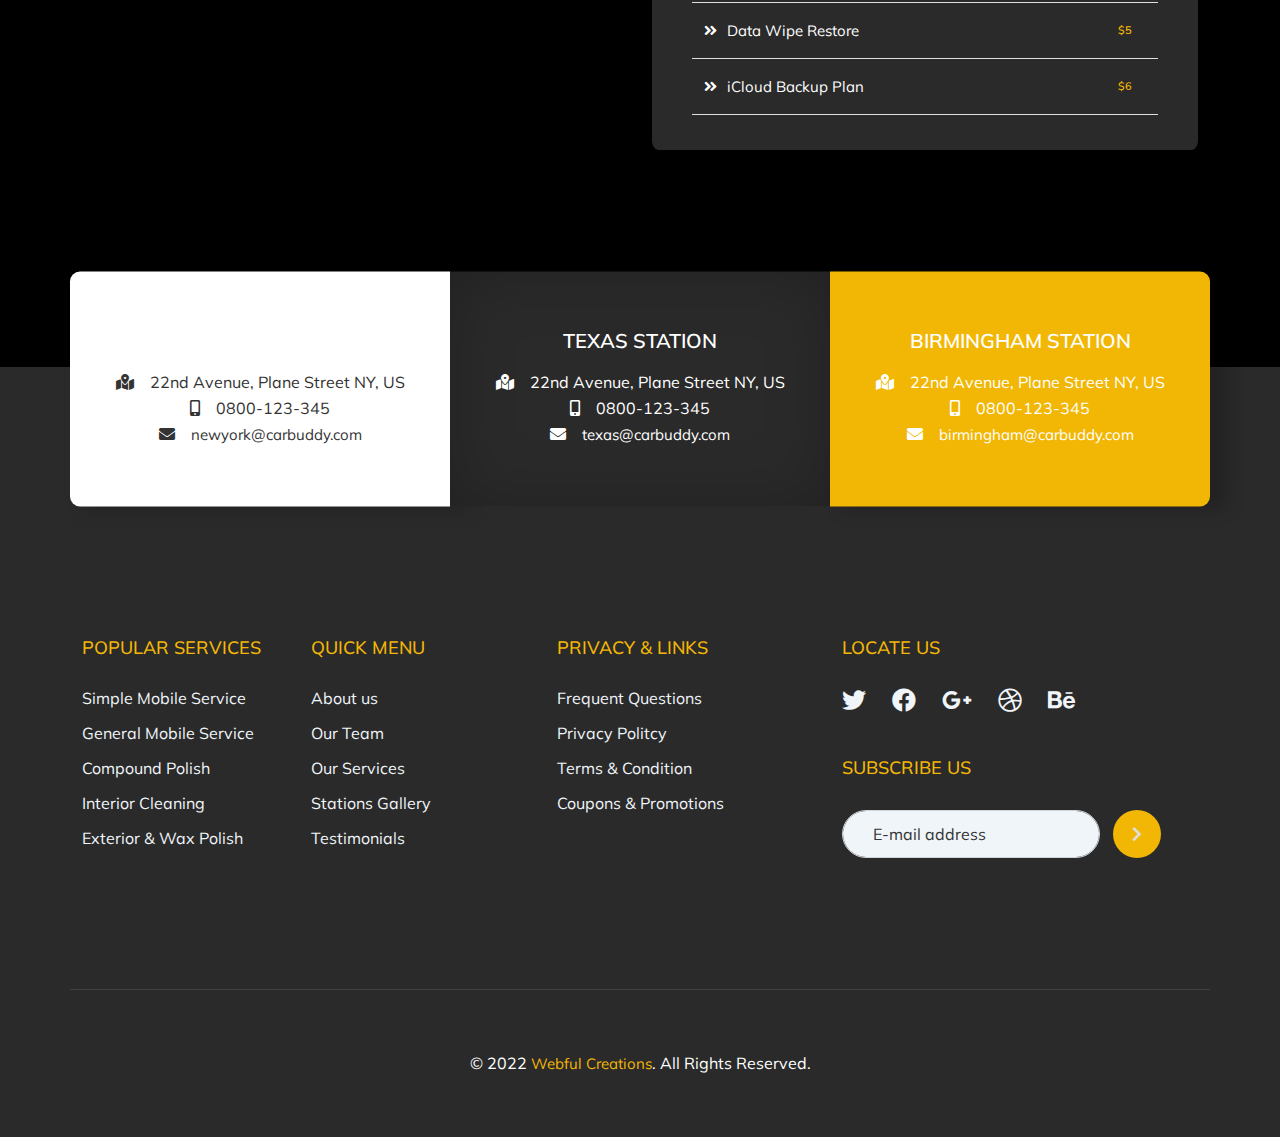
<file: HTML Template Files/iphone12Mini.html>
<!DOCTYPE html>
<html lang="en">

<head>
	<!-- important for compatibility charset -->
	<meta charset="utf-8" />
	<meta http-equiv="x-ua-compatible" content="ie=edge">
	<meta name="viewport" content="width=device-width, initial-scale=1.0" />

	<title>Blog Template</title>

	<meta name="author" content="Webful Creations">
	<meta name="keywords" content="">
	<meta name="description" content="">

	<!-- FavIcon for Website /-->
	<link rel="shortcut icon" type="image/x-icon" href="assets/images/favicon.png">

	<!-- important for responsiveness remove to make your site non responsive. -->
	<meta name="viewport" content="width=device-width, initial-scale=1">

	<!-- Theme Styles CSS File -->
	<link rel="stylesheet" type="text/css" href="style.css" media="all" />

</head>

<body class="loaded enable-rfs">
	<div class="main-container single-service-page">
		<!----------- Header Area Starts Here ------------>
		<div class="header">
			<div id="top-line"></div>
			<div class="top-bar">
				<div class="container">
					<div class="row">

						<div class="col-sm-12 col-md-12 col-lg-6">
							<div class="left-side">
								<ul class="menu">
									<li><i class="fas fa-map-marked-alt"></i>6th Avenue, Field NY, 54000 USA</li>
									<li><i class="fas fa-envelope"></i><a href="#">broxton@support.com</a></li>
								</ul>
							</div><!-- Left Side /-->
						</div><!-- Columns /-->

						<div class="col-sm-12 col-md-12 col-lg-6 clearfix">
							<div class="right-side float-end">
								<ul class="menu">
									<li><a href="#">Media & News</a></li>
									<li><a href="#">Career</a></li>
									<li><a href="#">Pricing</a></li>
									<li class="list-group-flush"><a href="#">Support</a></li>
								</ul>
							</div>
						</div><!-- Columns /-->

					</div><!-- Row /-->
				</div><!-- Container /-->
			</div>
			<!-- Top Bar /-->
			<div class="navigation">
				<div class="container">
					<div class="row">

						<div class="col-12 col-lg-2 col-md-3 col-sm-4 bg-yel">
							<div class="logo">
								<a href="index.html">
									<img src="assets/images/logo.png" alt="Logo">
								</a>
							</div>
						</div><!-- Columns /-->

						<div class="col-12 col-lg-7 col-md-4 col-sm-4">
							<div class="nav-container clearfix">
								<nav class="navbar navbar-expand-lg navbar-light">
									<button class="navbar-toggler" type="button" data-bs-toggle="collapse"
										data-bs-target="#navbarSupportedContent" aria-controls="navbarSupportedContent"
										aria-expanded="false" aria-label="Toggle navigation">
										<i class="fas fa-bars"></i>
									</button>
									<div class="collapse navbar-collapse" id="navbarSupportedContent">
										<ul class="navbar-nav">

											<li class="nav-item dropdown">
												<a class="nav-link" href="index.html" data-bs-toggle="dropdown">Home</a>
												<div class="dropdown-menu">
													<a class="dropdown-item" href="index.html">Home</a>
												</div>
											</li>

											<li class="nav-item">
												<a class="nav-link" href="about-us.html">About Us</a>
											</li>
											<li class="nav-item dropdown">
												<a class="nav-link" href="services.html"
													data-bs-toggle="dropdown">Services</a>
												<div class="dropdown-menu">
													<a class="dropdown-item" href="services.html">Services</a>
													<!-- <a class="dropdown-item" href="fixes.html">
														Services</a> -->
														<a class="dropdown-item" href="fixes.html">Fixes</a>
												</div>
											</li>
											<li class="nav-item dropdown">
												<a class="nav-link" href="our-team.html"
													data-bs-toggle="dropdown">Team</a>
												<div class="dropdown-menu">
													<a class="dropdown-item" href="our-team.html">Team</a>
													<!-- <a class="dropdown-item" href="single-service.html">Fixes</a> -->
												</div>
											</li>
											<li class="nav-item dropdown">
												<a class="nav-link" href="#" data-bs-toggle="dropdown">Blog</a>
												<div class="dropdown-menu">
													<a class="dropdown-item" href="blog.html">Blog</a>
													<a class="dropdown-item" href="single-blog.html">Single Post
														Page</a>
												</div>
											</li>
											<li class="nav-item dropdown">
												<a href="#" class="nav-link" data-bs-toggle="dropdown">Pages</a>
												<div class="dropdown-menu">
													<a class="dropdown-item" href="about-us.html">About Us</a>
													<a class="dropdown-item" href="testimonial.html">Testimonials</a>
													<a class="dropdown-item" href="faqs.html">FAQ's</a>
													<a class="dropdown-item" href="404-error-page.html">404 Error
														Page</a>
												</div>
											</li>
											<li class="nav-item">
												<a class="nav-link" href="contact-us.html">Contact us</a>
											</li>
										</ul>
									</div>

								</nav>
							</div>
						</div><!-- Columns /-->
						<div class="col-12 col-lg-3 col-md-5 col-sm-4 bg-yel">
							<div class="nav-icons d-flex">
								<ul class="list-inline">
									<li class="list-inline-item">
										<div class="dropdown">
											<button class="btn dropdown-toggle" type="button" id="dropdownMenu2"
												data-bs-toggle="dropdown" aria-expanded="false">
												<i class="fas fa-share-alt"></i>
											</button>
											<ul class="dropdown-menu" aria-labelledby="dropdownMenu2">
												<li><a href="#"><i class="fab fa-facebook-f"></i></a></li>
												<li><a href="#"><i class="fab fa-twitter"></i></a></li>
												<li><a href="#"><i class="fab fa-instagram"></i></a></li>
												<li><a href="#"><i class="fas fa-envelope"></i></a></li>
											</ul>
										</div>

									</li>
									<li class="list-inline-item"><a href="#"><i class="fas fa-cart-plus"></i></a></li>
									<li class="list-inline-item"><a href="#"><i class="fas fa-mobile-alt"></i> <span>06
												123 111 23</span> </a></li>
									</li>
								</ul>
							</div>
						</div><!-- Columns /-->
					</div><!-- Row /-->
				</div><!-- Container /-->
			</div>
			<!-- Navigation /-->
		</div>
		<!------------- Header End /------------->

		<!------------- Top Heading Start /------------->
		<div class="top-heading dark-grey-bg spacer">
			<div class="color-overlay"></div>
			<div class="container">
				<div class="row">
					<div class="col-sm-12">
						<div class="title-section-text">
							<div class="heading">
								<ul class="list-inline text-center">
									<li class="list-inline-item">
										<hr class="align-right">
									</li>
									<li class="list-inline-item">
										<h1>iphone 12 Mini</h1>
									</li>
									<li class="list-inline-item">
										<hr>
									</li>
								</ul>

							</div>

							<nav aria-label="breadcrumb">
								<ol class="breadcrumb">
									<li class="breadcrumb-item"><a href="index.html">Home</a></li>
									<li class="breadcrumb-item active"><a href="#"> Previous</a></li>
								</ol>
							</nav><!-- Breadcrumbs /-->
						</div>
					</div><!-- Top Columns /-->
				</div>
			</div>

		</div>
		<!--top-heading End-->
		<!------------- Top Heading End /------------->

		<!------------- News Starts Here /---------------->

		<div class="our-news spacer grey-bg clearfix">

			<div class="single-post-page blog-post-page grey-bg">
				<div class="container">
					<div class="row">

						<div class="col-sm-12 col-md-12 col-lg-6 padding-between">

							<div class="row">

								<div class="col-sm-12 col-md-12 col-lg-10 col-padding-y" style="position: -webkit-sticky; position: sticky;">
									<div class="blog-box2" style="position: -webkit-sticky; position: sticky;">

										<div class="card news-wrap2" style="background-color: transparent;">
											<img src="/HTML Template Files/assets/iphones/IPhone12.png" alt="/">
											<div class="card-body news-text">
											</div>
										</div>
									</div><!-- blog-box /-->
								</div><!-- columns /-->
							</div><!-- Row /-->

						</div><!-- columns /-->

						<!--Right Container-->

						<div class="col-sm-12 col-md-12 col-lg-6">
							<div class="widget_area side-bar border-btm widget-categories">

								

								<div class="widget side-bar border-btm widget-categories">
									<h6>Breakdowns and Breakages</h6>
									<div class="content side-bar-icon">
										<ul class="list-unstyled">
											<li><a href="#">Front Facing</a><span style="color: #f2b705; background-color: transparent;margin-left:50px;right:5%;width:auto;">$10</span></li>
											<li><a href="#">Battery</a><span style="color: #f2b705; background-color: transparent;margin-left:50px;right:5%;width:auto;">$13</span></li>
											<li><a href="#">Rear Camera<span style="color: #f2b705; background-color: transparent;margin-left:50px;right:5%;width:auto;">$13</span></li>
											<li><a href="#">Earphone</a><span style="color: #f2b705; background-color: transparent;margin-left:50px;right:5%;width:auto;">$15</span></li>
											<li><a href="#">Loudspeaker</a><span style="color: #f2b705; background-color: transparent;margin-left:50px;right:5%;width:auto;">$16</span></li>
											<li><a href="#">Porthole Camera</a><span style="color: #f2b705; background-color: transparent;margin-left:50px;right:5%;width:auto;">$15</span></li>
										</ul>
									</div><!-- Widget Content /-->
								</div>
								<div class="widget side-bar border-btm widget-categories">
									<h6>Diagnostics</h6>
									<div class="content side-bar-icon">
										<ul class="list-unstyled">
											<li><a href="#">Other breakdowns</a><span style="color: #f2b705; background-color: transparent;margin-left:50px;right:5%;width:auto;">$20</span></li>
										</ul>
									</div><!-- Widget Content /-->
								</div>
								<div class="widget side-bar border-btm widget-categories">
									<h6>Services</h6>
									<div class="content side-bar-icon">
										<ul class="list-unstyled">
											<li><a href="#">Data Backup/Transfer</a><span style="color: #f2b705; background-color: transparent;margin-left:50px;right:5%;width:auto;">$12.99</span></li>
											<li><a href="#">Device Settings</a><span style="color: #f2b705; background-color: transparent;margin-left:50px;right:5%;width:auto;">$10</span></li>
											<li><a href="#">Locate Phone</a><span style="color: #f2b705; background-color: transparent;margin-left:50px;right:5%;width:auto;">$8</span></li>
											<li><a href="#">Data Wipe Restore</a><span style="color: #f2b705; background-color: transparent;margin-left:50px;right:5%;width:auto;">$5</span></li>
											<li><a href="#">iCloud Backup Plan</a><span style="color: #f2b705; background-color: transparent;margin-left:50px;right:5%;width:auto;">$6</span></li>
										</ul>
									</div><!-- Widget Content /-->
								</div>
							</div><!-- Widget Content /-->
						</div><!-- columns /-->


					</div><!-- row /-->
				</div><!-- Container /-->
			</div>
			<!-- Single Post /-->

			<div class="module100"></div>
		</div>
		<!------------- News Ends Here /------------------>

		<!------------- Location Starts Here /---------------->
		<div class="locations grey-bg">
			<div class="container">
				<div class="row">

					<div class="col-sm-12 col-md-6 col-lg-4 p-0">

						<div class="locations-text one hover-wrap">
							<h4>New York Station</h4>
							<p><i class="fas fa-map-marked-alt"></i>22nd Avenue, Plane Street NY, US</p>
							<p><i class="fas fa-mobile-alt"></i>0800-123-345</p>
							<p><i class="fas fa-envelope"></i><a href="#">newyork@carbuddy.com</a></p>
						</div>

					</div><!-- Clumns /-->

					<div class="col-sm-12 col-md-6 col-lg-4 p-0">

						<div class="locations-text two hover-wrap">
							<h4>Texas Station</h4>
							<p><i class="fas fa-map-marked-alt"></i>22nd Avenue, Plane Street NY, US</p>
							<p><i class="fas fa-mobile-alt"></i>0800-123-345</p>
							<p><i class="fas fa-envelope"></i><a href="#">texas@carbuddy.com</a></p>
						</div>

					</div><!-- Clumns /-->

					<div class="col-sm-12 col-md-12 col-lg-4 p-0">

						<div class="locations-text three hover-wrap">
							<h4>Birmingham Station</h4>
							<p><i class="fas fa-map-marked-alt"></i>22nd Avenue, Plane Street NY, US</p>
							<p><i class="fas fa-mobile-alt"></i>0800-123-345</p>
							<p><i class="fas fa-envelope"></i><a href="#">birmingham@carbuddy.com</a></p>
						</div>

					</div><!-- Clumns /-->

				</div><!-- Row /-->
			</div><!-- Container /-->
		</div>

		<!------------- Location Ends Here /---------------->


		<div class="footer">
			<div class="footer-top spacer">
				<div class="container">
					<div class="row ">

						<div class="col-lg-5 col-md-7 col-sm-12">
							<div class="footer-box Courses">
								<ul class="links  col-padding-y">
									<li>
										<h6>Popular Services</h6>
									</li>
									<li><a href="#">Simple Mobile Service</a></li>
									<li><a href="#">General Mobile Service</a></li>
									<li><a href="#">Compound Polish</a></li>
									<li><a href="#">Interior Cleaning</a></li>
									<li><a href="#">Exterior & Wax Polish</a></li>
								</ul>
								<ul class="links  col-padding-y">
									<li>
										<h6>Quick Menu</h6>
									</li>
									<li><a href="about-us.html">About us</a></li>
									<li><a href="our-team.html">Our Team</a></li>
									<li><a href="services.html">Our Services</a></li>
									<li><a href="#">Stations Gallery</a></li>
									<li><a href="testimonial.html">Testimonials</a></li>
								</ul>
							</div><!-- Footer Box /-->
						</div><!-- Columns /-->

						<div class="col-lg-3 col-md-5 col-sm-12 col-padding-y">
							<div class="footer-box Privacy">
								<ul class="links">
									<li>
										<h6>Privacy & Links</h6>
									</li>
									<li><a href="#">Frequent Questions</a></li>
									<li><a href="#">Privacy Politcy</a></li>
									<li><a href="#">Terms & Condition</a></li>
									<li><a href="#">Coupons & Promotions</a></li>
								</ul>
							</div><!-- Footer Box /-->
						</div><!-- Columns /-->

						<div class="col-lg-4 col-md-6 col-sm-12 col-padding-y">
							<div class="footer-box follow-us">
								<h6>Locate Us</h6>
								<div class="social-icons">
									<ul class="menu">
										<li><a href="#"><i class="fab fa-twitter"></i></a></li>
										<li><a href="#"><i class="fab fa-facebook"></i></a></li>
										<li><a href="#"><i class="fab fa-google-plus-g"></i></a></li>
										<li><a href="#"><i class="fab fa-dribbble"></i></a></li>
										<li><a href="#"><i class="fab fa-behance"></i></a></li>

									</ul>
								</div>
								<div class="subscribe-us">
									<h6>Subscribe Us</h6>
									<ul class="menu">
										<li>
											<input type="email" class="form-control" id="exampleInputEmail1"
												placeholder="E-mail address">
										</li>
										<li>
											<button type="submit" class="btn btn-primary"><i
													class="fas fa-chevron-right"></i></button>
										</li>
									</ul>
								</div>
							</div><!-- Footer Box /-->
						</div><!-- Columns /-->

					</div><!-- Row /-->
				</div><!-- Container /-->
			</div><!-- Footer Bottom /-->



			<div class="footer-Copyright">
				<div class="container">
					<div class="row">

						<div class="col-lg-12 col-md-12 col-sm-12">
							<div class="copyrightinfo">© 2022 <a href="https://www.webfulcreations.com/"
									target="_blank">Webful Creations</a>. All Rights Reserved.</div>
						</div>

					</div><!-- Row /-->
				</div><!-- Container /-->
			</div><!-- Footer Bottom /-->

		</div>
		<!------------ Footer Ends Here /----------->




	</div>
	<!-- Main Container /-->

	<!-- Move to Top Icon 
    	 Remove to Not Display /-->
	<a href="#" id="top" title="Go to Top">
		<i class="far fa-caret-square-up"></i>
	</a>

	<!-- Page Preloader
             Delete to Remove Preloader /-->
	<div class="preloader">
		<div class="spinner animated infinite fadeIn">
			<div class="preloader-img"></div>
		</div>
	</div><!-- Preloader /-->

	<!-- Including Jquery so All js Can run -->
	<script src="assets/js/jquery.min.js" type="text/javascript"></script>

	<!-- Including bootstrap JS so bootstrap function can work. -->
	<script src="assets/js/bootstrap.min.js" type="text/javascript"></script>

	<!-- Isotop Image Filter Gallery -->
	<script src="assets/js/isotope.pkgd.min.js" type="text/javascript"></script>

	<!-- Webful JS -->
	<script src="assets/js/template.js" type="text/javascript"></script>

</body>

</html>
</file>
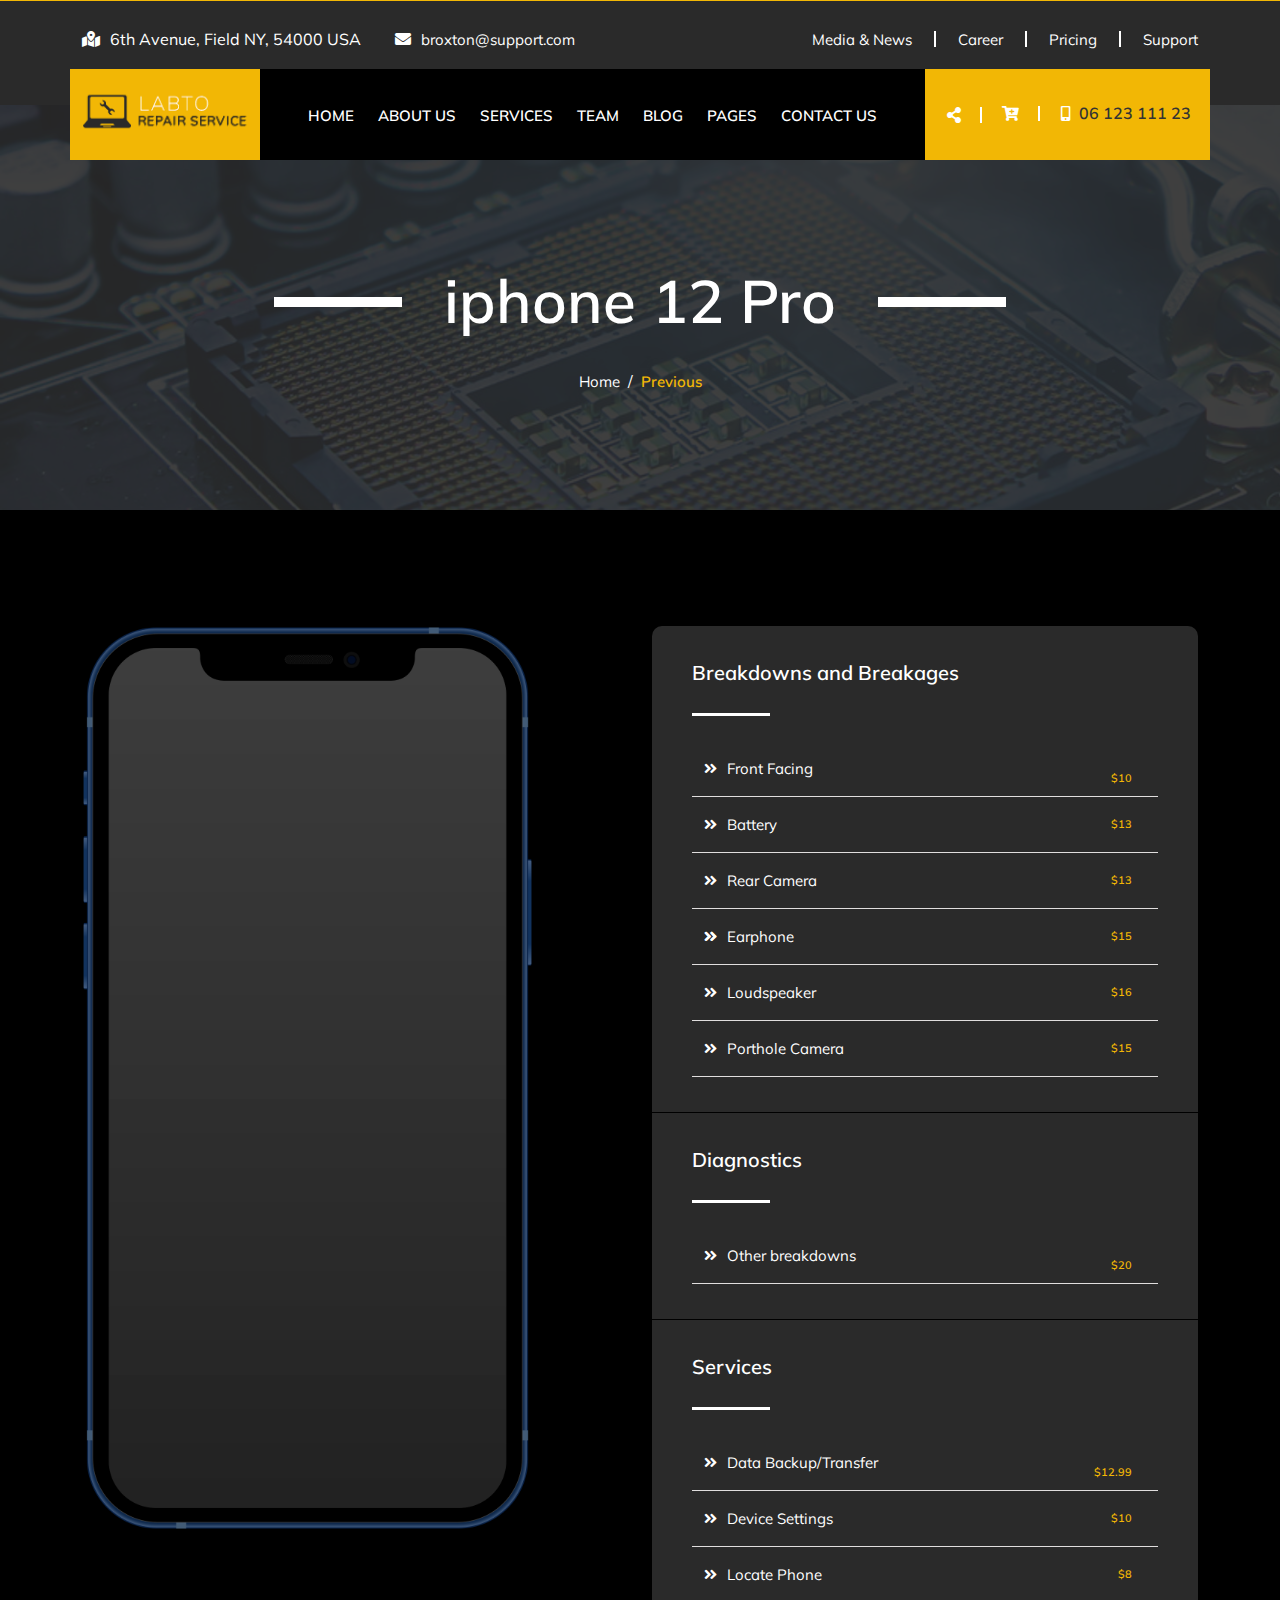
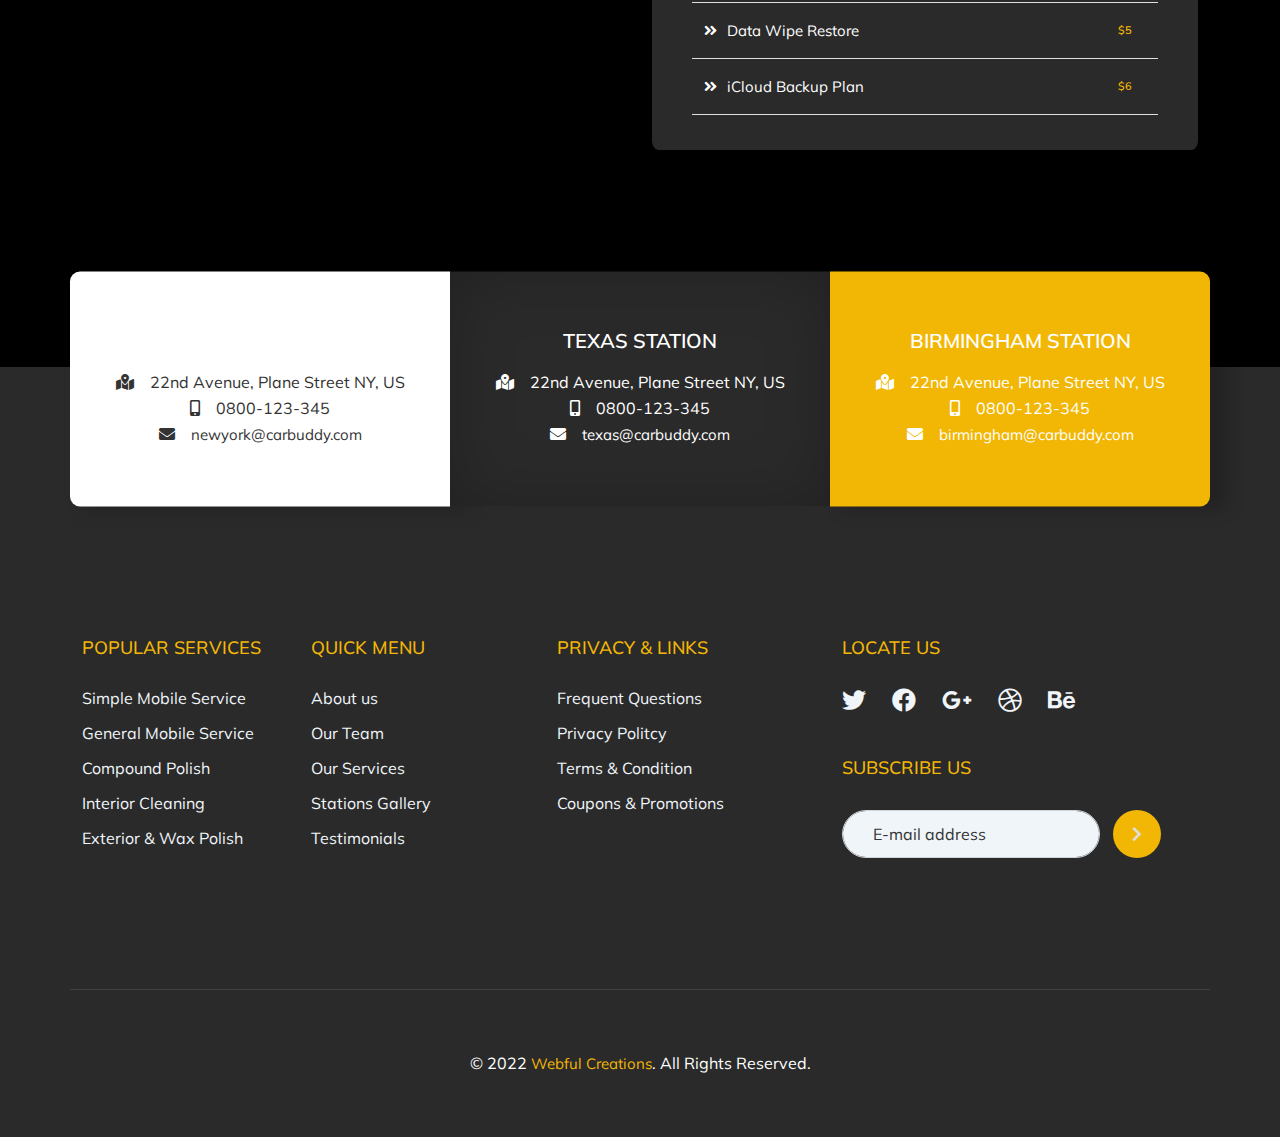
<file: HTML Template Files/iphone12Pro.html>
<!DOCTYPE html>
<html lang="en">

<head>
	<!-- important for compatibility charset -->
	<meta charset="utf-8" />
	<meta http-equiv="x-ua-compatible" content="ie=edge">
	<meta name="viewport" content="width=device-width, initial-scale=1.0" />

	<title>Blog Template</title>

	<meta name="author" content="Webful Creations">
	<meta name="keywords" content="">
	<meta name="description" content="">

	<!-- FavIcon for Website /-->
	<link rel="shortcut icon" type="image/x-icon" href="assets/images/favicon.png">

	<!-- important for responsiveness remove to make your site non responsive. -->
	<meta name="viewport" content="width=device-width, initial-scale=1">

	<!-- Theme Styles CSS File -->
	<link rel="stylesheet" type="text/css" href="style.css" media="all" />

</head>

<body class="loaded enable-rfs">
	<div class="main-container single-service-page">
		<!----------- Header Area Starts Here ------------>
		<div class="header">
			<div id="top-line"></div>
			<div class="top-bar">
				<div class="container">
					<div class="row">

						<div class="col-sm-12 col-md-12 col-lg-6">
							<div class="left-side">
								<ul class="menu">
									<li><i class="fas fa-map-marked-alt"></i>6th Avenue, Field NY, 54000 USA</li>
									<li><i class="fas fa-envelope"></i><a href="#">broxton@support.com</a></li>
								</ul>
							</div><!-- Left Side /-->
						</div><!-- Columns /-->

						<div class="col-sm-12 col-md-12 col-lg-6 clearfix">
							<div class="right-side float-end">
								<ul class="menu">
									<li><a href="#">Media & News</a></li>
									<li><a href="#">Career</a></li>
									<li><a href="#">Pricing</a></li>
									<li class="list-group-flush"><a href="#">Support</a></li>
								</ul>
							</div>
						</div><!-- Columns /-->

					</div><!-- Row /-->
				</div><!-- Container /-->
			</div>
			<!-- Top Bar /-->
			<div class="navigation">
				<div class="container">
					<div class="row">

						<div class="col-12 col-lg-2 col-md-3 col-sm-4 bg-yel">
							<div class="logo">
								<a href="index.html">
									<img src="assets/images/logo.png" alt="Logo">
								</a>
							</div>
						</div><!-- Columns /-->

						<div class="col-12 col-lg-7 col-md-4 col-sm-4">
							<div class="nav-container clearfix">
								<nav class="navbar navbar-expand-lg navbar-light">
									<button class="navbar-toggler" type="button" data-bs-toggle="collapse"
										data-bs-target="#navbarSupportedContent" aria-controls="navbarSupportedContent"
										aria-expanded="false" aria-label="Toggle navigation">
										<i class="fas fa-bars"></i>
									</button>
									<div class="collapse navbar-collapse" id="navbarSupportedContent">
										<ul class="navbar-nav">

											<li class="nav-item dropdown">
												<a class="nav-link" href="index.html" data-bs-toggle="dropdown">Home</a>
												<div class="dropdown-menu">
													<a class="dropdown-item" href="index.html">Home</a>
												</div>
											</li>

											<li class="nav-item">
												<a class="nav-link" href="about-us.html">About Us</a>
											</li>
											<li class="nav-item dropdown">
												<a class="nav-link" href="services.html"
													data-bs-toggle="dropdown">Services</a>
												<div class="dropdown-menu">
													<a class="dropdown-item" href="services.html">Services</a>
													<!-- <a class="dropdown-item" href="fixes.html">
														Services</a> -->
														<a class="dropdown-item" href="fixes.html">Fixes</a>
												</div>
											</li>
											<li class="nav-item dropdown">
												<a class="nav-link" href="our-team.html"
													data-bs-toggle="dropdown">Team</a>
												<div class="dropdown-menu">
													<a class="dropdown-item" href="our-team.html">Team</a>
													<!-- <a class="dropdown-item" href="single-service.html">Fixes</a> -->
												</div>
											</li>
											<li class="nav-item dropdown">
												<a class="nav-link" href="#" data-bs-toggle="dropdown">Blog</a>
												<div class="dropdown-menu">
													<a class="dropdown-item" href="blog.html">Blog</a>
													<a class="dropdown-item" href="single-blog.html">Single Post
														Page</a>
												</div>
											</li>
											<li class="nav-item dropdown">
												<a href="#" class="nav-link" data-bs-toggle="dropdown">Pages</a>
												<div class="dropdown-menu">
													<a class="dropdown-item" href="about-us.html">About Us</a>
													<a class="dropdown-item" href="testimonial.html">Testimonials</a>
													<a class="dropdown-item" href="faqs.html">FAQ's</a>
													<a class="dropdown-item" href="404-error-page.html">404 Error
														Page</a>
												</div>
											</li>
											<li class="nav-item">
												<a class="nav-link" href="contact-us.html">Contact us</a>
											</li>
										</ul>
									</div>

								</nav>
							</div>
						</div><!-- Columns /-->
						<div class="col-12 col-lg-3 col-md-5 col-sm-4 bg-yel">
							<div class="nav-icons d-flex">
								<ul class="list-inline">
									<li class="list-inline-item">
										<div class="dropdown">
											<button class="btn dropdown-toggle" type="button" id="dropdownMenu2"
												data-bs-toggle="dropdown" aria-expanded="false">
												<i class="fas fa-share-alt"></i>
											</button>
											<ul class="dropdown-menu" aria-labelledby="dropdownMenu2">
												<li><a href="#"><i class="fab fa-facebook-f"></i></a></li>
												<li><a href="#"><i class="fab fa-twitter"></i></a></li>
												<li><a href="#"><i class="fab fa-instagram"></i></a></li>
												<li><a href="#"><i class="fas fa-envelope"></i></a></li>
											</ul>
										</div>

									</li>
									<li class="list-inline-item"><a href="#"><i class="fas fa-cart-plus"></i></a></li>
									<li class="list-inline-item"><a href="#"><i class="fas fa-mobile-alt"></i> <span>06
												123 111 23</span> </a></li>
									</li>
								</ul>
							</div>
						</div><!-- Columns /-->
					</div><!-- Row /-->
				</div><!-- Container /-->
			</div>
			<!-- Navigation /-->
		</div>
		<!------------- Header End /------------->

		<!------------- Top Heading Start /------------->
		<div class="top-heading dark-grey-bg spacer">
			<div class="color-overlay"></div>
			<div class="container">
				<div class="row">
					<div class="col-sm-12">
						<div class="title-section-text">
							<div class="heading">
								<ul class="list-inline text-center">
									<li class="list-inline-item">
										<hr class="align-right">
									</li>
									<li class="list-inline-item">
										<h1>iphone 12 Pro</h1>
									</li>
									<li class="list-inline-item">
										<hr>
									</li>
								</ul>

							</div>

							<nav aria-label="breadcrumb">
								<ol class="breadcrumb">
									<li class="breadcrumb-item"><a href="index.html">Home</a></li>
									<li class="breadcrumb-item active"><a href="#"> Previous</a></li>
								</ol>
							</nav><!-- Breadcrumbs /-->
						</div>
					</div><!-- Top Columns /-->
				</div>
			</div>

		</div>
		<!--top-heading End-->
		<!------------- Top Heading End /------------->

		<!------------- News Starts Here /---------------->

		<div class="our-news spacer grey-bg clearfix">

			<div class="single-post-page blog-post-page grey-bg">
				<div class="container">
					<div class="row">

						<div class="col-sm-12 col-md-12 col-lg-6 padding-between">

							<div class="row">

								<div class="col-sm-12 col-md-12 col-lg-10 col-padding-y" style="position: -webkit-sticky; position: sticky;">
									<div class="blog-box2" style="position: -webkit-sticky; position: sticky;">

										<div class="card news-wrap2" style="background-color: transparent;">
											<img src="/HTML Template Files/assets/iphones/IPhone12.png" alt="/">
											<div class="card-body news-text">
											</div>
										</div>
									</div><!-- blog-box /-->
								</div><!-- columns /-->
							</div><!-- Row /-->

						</div><!-- columns /-->

						<!--Right Container-->

						<div class="col-sm-12 col-md-12 col-lg-6">
							<div class="widget_area side-bar border-btm widget-categories">

								

								<div class="widget side-bar border-btm widget-categories">
									<h6>Breakdowns and Breakages</h6>
									<div class="content side-bar-icon">
										<ul class="list-unstyled">
											<li><a href="#">Front Facing</a><span style="color: #f2b705; background-color: transparent;margin-left:50px;right:5%;width:auto;">$10</span></li>
											<li><a href="#">Battery</a><span style="color: #f2b705; background-color: transparent;margin-left:50px;right:5%;width:auto;">$13</span></li>
											<li><a href="#">Rear Camera<span style="color: #f2b705; background-color: transparent;margin-left:50px;right:5%;width:auto;">$13</span></li>
											<li><a href="#">Earphone</a><span style="color: #f2b705; background-color: transparent;margin-left:50px;right:5%;width:auto;">$15</span></li>
											<li><a href="#">Loudspeaker</a><span style="color: #f2b705; background-color: transparent;margin-left:50px;right:5%;width:auto;">$16</span></li>
											<li><a href="#">Porthole Camera</a><span style="color: #f2b705; background-color: transparent;margin-left:50px;right:5%;width:auto;">$15</span></li>
										</ul>
									</div><!-- Widget Content /-->
								</div>
								<div class="widget side-bar border-btm widget-categories">
									<h6>Diagnostics</h6>
									<div class="content side-bar-icon">
										<ul class="list-unstyled">
											<li><a href="#">Other breakdowns</a><span style="color: #f2b705; background-color: transparent;margin-left:50px;right:5%;width:auto;">$20</span></li>
										</ul>
									</div><!-- Widget Content /-->
								</div>
								<div class="widget side-bar border-btm widget-categories">
									<h6>Services</h6>
									<div class="content side-bar-icon">
										<ul class="list-unstyled">
											<li><a href="#">Data Backup/Transfer</a><span style="color: #f2b705; background-color: transparent;margin-left:50px;right:5%;width:auto;">$12.99</span></li>
											<li><a href="#">Device Settings</a><span style="color: #f2b705; background-color: transparent;margin-left:50px;right:5%;width:auto;">$10</span></li>
											<li><a href="#">Locate Phone</a><span style="color: #f2b705; background-color: transparent;margin-left:50px;right:5%;width:auto;">$8</span></li>
											<li><a href="#">Data Wipe Restore</a><span style="color: #f2b705; background-color: transparent;margin-left:50px;right:5%;width:auto;">$5</span></li>
											<li><a href="#">iCloud Backup Plan</a><span style="color: #f2b705; background-color: transparent;margin-left:50px;right:5%;width:auto;">$6</span></li>
										</ul>
									</div><!-- Widget Content /-->
								</div>
							</div><!-- Widget Content /-->
						</div><!-- columns /-->


					</div><!-- row /-->
				</div><!-- Container /-->
			</div>
			<!-- Single Post /-->

			<div class="module100"></div>
		</div>
		<!------------- News Ends Here /------------------>

		<!------------- Location Starts Here /---------------->
		<div class="locations grey-bg">
			<div class="container">
				<div class="row">

					<div class="col-sm-12 col-md-6 col-lg-4 p-0">

						<div class="locations-text one hover-wrap">
							<h4>New York Station</h4>
							<p><i class="fas fa-map-marked-alt"></i>22nd Avenue, Plane Street NY, US</p>
							<p><i class="fas fa-mobile-alt"></i>0800-123-345</p>
							<p><i class="fas fa-envelope"></i><a href="#">newyork@carbuddy.com</a></p>
						</div>

					</div><!-- Clumns /-->

					<div class="col-sm-12 col-md-6 col-lg-4 p-0">

						<div class="locations-text two hover-wrap">
							<h4>Texas Station</h4>
							<p><i class="fas fa-map-marked-alt"></i>22nd Avenue, Plane Street NY, US</p>
							<p><i class="fas fa-mobile-alt"></i>0800-123-345</p>
							<p><i class="fas fa-envelope"></i><a href="#">texas@carbuddy.com</a></p>
						</div>

					</div><!-- Clumns /-->

					<div class="col-sm-12 col-md-12 col-lg-4 p-0">

						<div class="locations-text three hover-wrap">
							<h4>Birmingham Station</h4>
							<p><i class="fas fa-map-marked-alt"></i>22nd Avenue, Plane Street NY, US</p>
							<p><i class="fas fa-mobile-alt"></i>0800-123-345</p>
							<p><i class="fas fa-envelope"></i><a href="#">birmingham@carbuddy.com</a></p>
						</div>

					</div><!-- Clumns /-->

				</div><!-- Row /-->
			</div><!-- Container /-->
		</div>

		<!------------- Location Ends Here /---------------->


		<div class="footer">
			<div class="footer-top spacer">
				<div class="container">
					<div class="row ">

						<div class="col-lg-5 col-md-7 col-sm-12">
							<div class="footer-box Courses">
								<ul class="links  col-padding-y">
									<li>
										<h6>Popular Services</h6>
									</li>
									<li><a href="#">Simple Mobile Service</a></li>
									<li><a href="#">General Mobile Service</a></li>
									<li><a href="#">Compound Polish</a></li>
									<li><a href="#">Interior Cleaning</a></li>
									<li><a href="#">Exterior & Wax Polish</a></li>
								</ul>
								<ul class="links  col-padding-y">
									<li>
										<h6>Quick Menu</h6>
									</li>
									<li><a href="about-us.html">About us</a></li>
									<li><a href="our-team.html">Our Team</a></li>
									<li><a href="services.html">Our Services</a></li>
									<li><a href="#">Stations Gallery</a></li>
									<li><a href="testimonial.html">Testimonials</a></li>
								</ul>
							</div><!-- Footer Box /-->
						</div><!-- Columns /-->

						<div class="col-lg-3 col-md-5 col-sm-12 col-padding-y">
							<div class="footer-box Privacy">
								<ul class="links">
									<li>
										<h6>Privacy & Links</h6>
									</li>
									<li><a href="#">Frequent Questions</a></li>
									<li><a href="#">Privacy Politcy</a></li>
									<li><a href="#">Terms & Condition</a></li>
									<li><a href="#">Coupons & Promotions</a></li>
								</ul>
							</div><!-- Footer Box /-->
						</div><!-- Columns /-->

						<div class="col-lg-4 col-md-6 col-sm-12 col-padding-y">
							<div class="footer-box follow-us">
								<h6>Locate Us</h6>
								<div class="social-icons">
									<ul class="menu">
										<li><a href="#"><i class="fab fa-twitter"></i></a></li>
										<li><a href="#"><i class="fab fa-facebook"></i></a></li>
										<li><a href="#"><i class="fab fa-google-plus-g"></i></a></li>
										<li><a href="#"><i class="fab fa-dribbble"></i></a></li>
										<li><a href="#"><i class="fab fa-behance"></i></a></li>

									</ul>
								</div>
								<div class="subscribe-us">
									<h6>Subscribe Us</h6>
									<ul class="menu">
										<li>
											<input type="email" class="form-control" id="exampleInputEmail1"
												placeholder="E-mail address">
										</li>
										<li>
											<button type="submit" class="btn btn-primary"><i
													class="fas fa-chevron-right"></i></button>
										</li>
									</ul>
								</div>
							</div><!-- Footer Box /-->
						</div><!-- Columns /-->

					</div><!-- Row /-->
				</div><!-- Container /-->
			</div><!-- Footer Bottom /-->



			<div class="footer-Copyright">
				<div class="container">
					<div class="row">

						<div class="col-lg-12 col-md-12 col-sm-12">
							<div class="copyrightinfo">© 2022 <a href="https://www.webfulcreations.com/"
									target="_blank">Webful Creations</a>. All Rights Reserved.</div>
						</div>

					</div><!-- Row /-->
				</div><!-- Container /-->
			</div><!-- Footer Bottom /-->

		</div>
		<!------------ Footer Ends Here /----------->




	</div>
	<!-- Main Container /-->

	<!-- Move to Top Icon 
    	 Remove to Not Display /-->
	<a href="#" id="top" title="Go to Top">
		<i class="far fa-caret-square-up"></i>
	</a>

	<!-- Page Preloader
             Delete to Remove Preloader /-->
	<div class="preloader">
		<div class="spinner animated infinite fadeIn">
			<div class="preloader-img"></div>
		</div>
	</div><!-- Preloader /-->

	<!-- Including Jquery so All js Can run -->
	<script src="assets/js/jquery.min.js" type="text/javascript"></script>

	<!-- Including bootstrap JS so bootstrap function can work. -->
	<script src="assets/js/bootstrap.min.js" type="text/javascript"></script>

	<!-- Isotop Image Filter Gallery -->
	<script src="assets/js/isotope.pkgd.min.js" type="text/javascript"></script>

	<!-- Webful JS -->
	<script src="assets/js/template.js" type="text/javascript"></script>

</body>

</html>
</file>
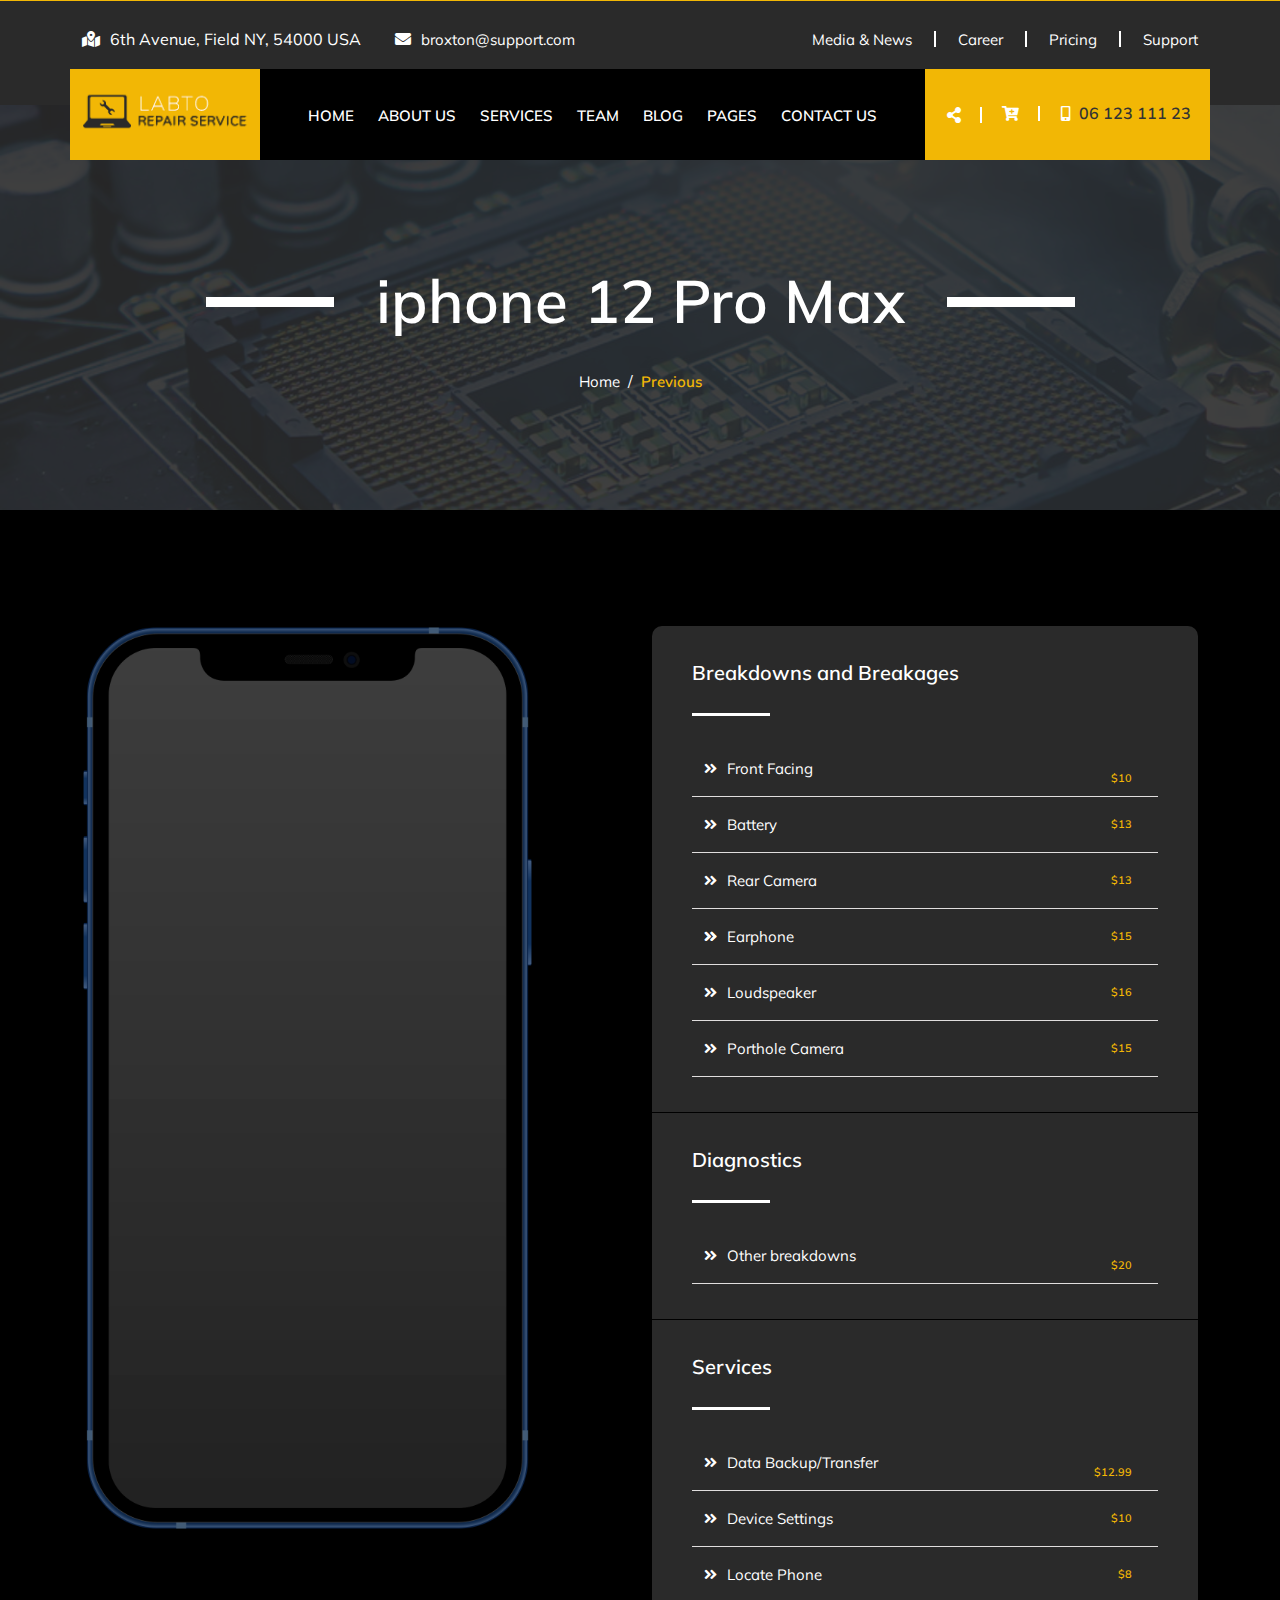
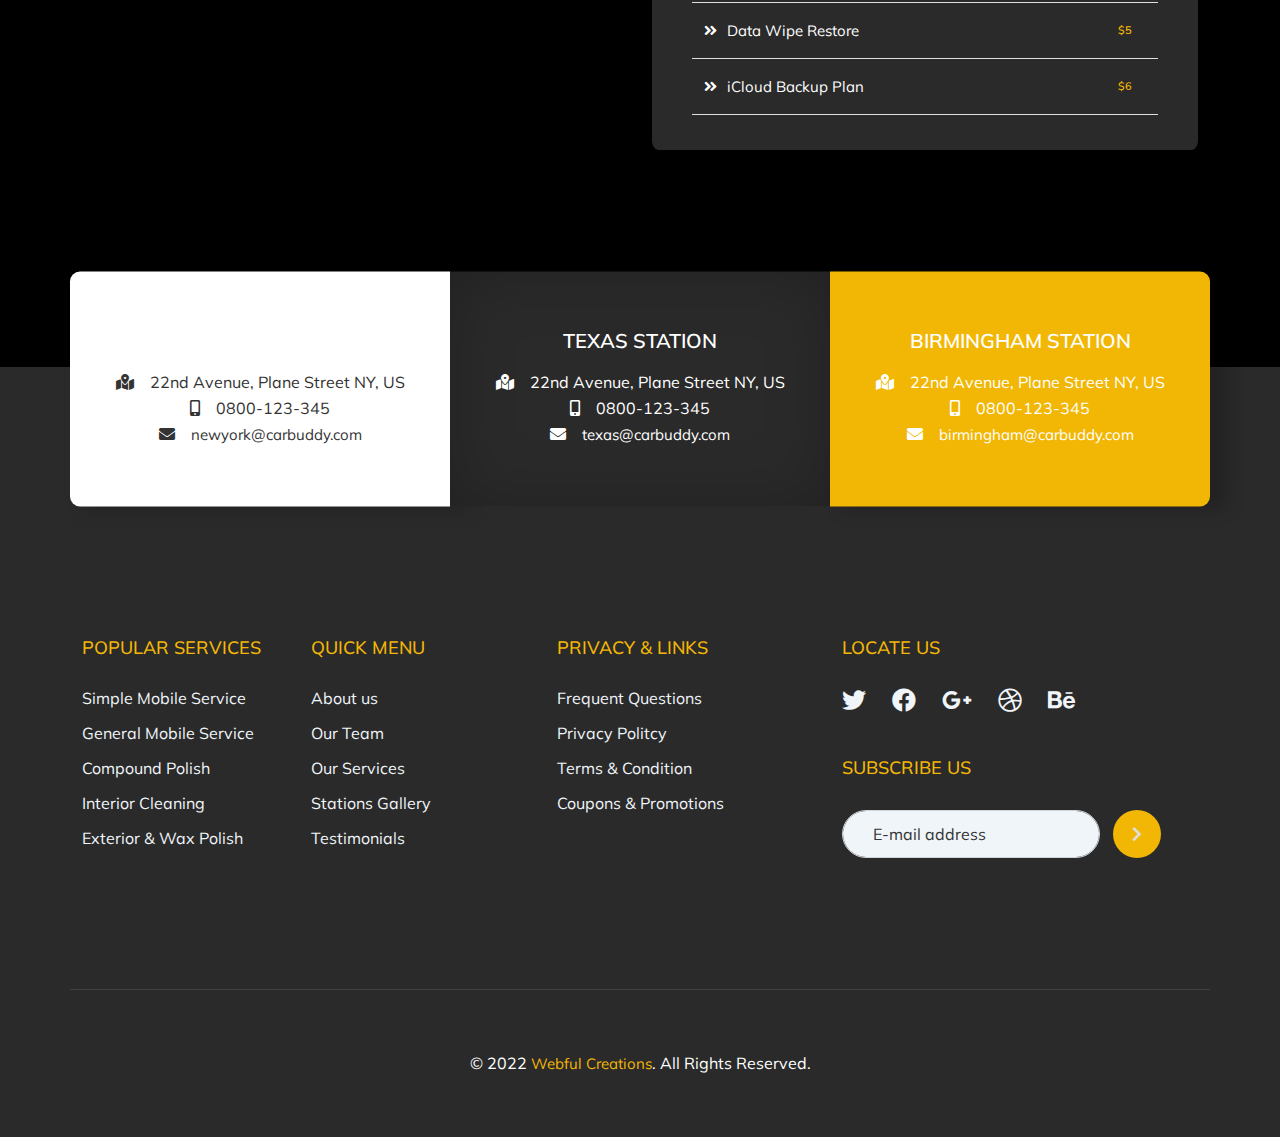
<file: HTML Template Files/iphone12ProMax.html>
<!DOCTYPE html>
<html lang="en">

<head>
	<!-- important for compatibility charset -->
	<meta charset="utf-8" />
	<meta http-equiv="x-ua-compatible" content="ie=edge">
	<meta name="viewport" content="width=device-width, initial-scale=1.0" />

	<title>Blog Template</title>

	<meta name="author" content="Webful Creations">
	<meta name="keywords" content="">
	<meta name="description" content="">

	<!-- FavIcon for Website /-->
	<link rel="shortcut icon" type="image/x-icon" href="assets/images/favicon.png">

	<!-- important for responsiveness remove to make your site non responsive. -->
	<meta name="viewport" content="width=device-width, initial-scale=1">

	<!-- Theme Styles CSS File -->
	<link rel="stylesheet" type="text/css" href="style.css" media="all" />

</head>

<body class="loaded enable-rfs">
	<div class="main-container single-service-page">
		<!----------- Header Area Starts Here ------------>
		<div class="header">
			<div id="top-line"></div>
			<div class="top-bar">
				<div class="container">
					<div class="row">

						<div class="col-sm-12 col-md-12 col-lg-6">
							<div class="left-side">
								<ul class="menu">
									<li><i class="fas fa-map-marked-alt"></i>6th Avenue, Field NY, 54000 USA</li>
									<li><i class="fas fa-envelope"></i><a href="#">broxton@support.com</a></li>
								</ul>
							</div><!-- Left Side /-->
						</div><!-- Columns /-->

						<div class="col-sm-12 col-md-12 col-lg-6 clearfix">
							<div class="right-side float-end">
								<ul class="menu">
									<li><a href="#">Media & News</a></li>
									<li><a href="#">Career</a></li>
									<li><a href="#">Pricing</a></li>
									<li class="list-group-flush"><a href="#">Support</a></li>
								</ul>
							</div>
						</div><!-- Columns /-->

					</div><!-- Row /-->
				</div><!-- Container /-->
			</div>
			<!-- Top Bar /-->
			<div class="navigation">
				<div class="container">
					<div class="row">

						<div class="col-12 col-lg-2 col-md-3 col-sm-4 bg-yel">
							<div class="logo">
								<a href="index.html">
									<img src="assets/images/logo.png" alt="Logo">
								</a>
							</div>
						</div><!-- Columns /-->

						<div class="col-12 col-lg-7 col-md-4 col-sm-4">
							<div class="nav-container clearfix">
								<nav class="navbar navbar-expand-lg navbar-light">
									<button class="navbar-toggler" type="button" data-bs-toggle="collapse"
										data-bs-target="#navbarSupportedContent" aria-controls="navbarSupportedContent"
										aria-expanded="false" aria-label="Toggle navigation">
										<i class="fas fa-bars"></i>
									</button>
									<div class="collapse navbar-collapse" id="navbarSupportedContent">
										<ul class="navbar-nav">

											<li class="nav-item dropdown">
												<a class="nav-link" href="index.html" data-bs-toggle="dropdown">Home</a>
												<div class="dropdown-menu">
													<a class="dropdown-item" href="index.html">Home</a>
												</div>
											</li>

											<li class="nav-item">
												<a class="nav-link" href="about-us.html">About Us</a>
											</li>
											<li class="nav-item dropdown">
												<a class="nav-link" href="services.html"
													data-bs-toggle="dropdown">Services</a>
												<div class="dropdown-menu">
													<a class="dropdown-item" href="services.html">Services</a>
													<!-- <a class="dropdown-item" href="fixes.html">
														Services</a> -->
														<a class="dropdown-item" href="fixes.html">Fixes</a>
												</div>
											</li>
											<li class="nav-item dropdown">
												<a class="nav-link" href="our-team.html"
													data-bs-toggle="dropdown">Team</a>
												<div class="dropdown-menu">
													<a class="dropdown-item" href="our-team.html">Team</a>
													<!-- <a class="dropdown-item" href="single-service.html">Fixes</a> -->
												</div>
											</li>
											<li class="nav-item dropdown">
												<a class="nav-link" href="#" data-bs-toggle="dropdown">Blog</a>
												<div class="dropdown-menu">
													<a class="dropdown-item" href="blog.html">Blog</a>
													<a class="dropdown-item" href="single-blog.html">Single Post
														Page</a>
												</div>
											</li>
											<li class="nav-item dropdown">
												<a href="#" class="nav-link" data-bs-toggle="dropdown">Pages</a>
												<div class="dropdown-menu">
													<a class="dropdown-item" href="about-us.html">About Us</a>
													<a class="dropdown-item" href="testimonial.html">Testimonials</a>
													<a class="dropdown-item" href="faqs.html">FAQ's</a>
													<a class="dropdown-item" href="404-error-page.html">404 Error
														Page</a>
												</div>
											</li>
											<li class="nav-item">
												<a class="nav-link" href="contact-us.html">Contact us</a>
											</li>
										</ul>
									</div>

								</nav>
							</div>
						</div><!-- Columns /-->
						<div class="col-12 col-lg-3 col-md-5 col-sm-4 bg-yel">
							<div class="nav-icons d-flex">
								<ul class="list-inline">
									<li class="list-inline-item">
										<div class="dropdown">
											<button class="btn dropdown-toggle" type="button" id="dropdownMenu2"
												data-bs-toggle="dropdown" aria-expanded="false">
												<i class="fas fa-share-alt"></i>
											</button>
											<ul class="dropdown-menu" aria-labelledby="dropdownMenu2">
												<li><a href="#"><i class="fab fa-facebook-f"></i></a></li>
												<li><a href="#"><i class="fab fa-twitter"></i></a></li>
												<li><a href="#"><i class="fab fa-instagram"></i></a></li>
												<li><a href="#"><i class="fas fa-envelope"></i></a></li>
											</ul>
										</div>

									</li>
									<li class="list-inline-item"><a href="#"><i class="fas fa-cart-plus"></i></a></li>
									<li class="list-inline-item"><a href="#"><i class="fas fa-mobile-alt"></i> <span>06
												123 111 23</span> </a></li>
									</li>
								</ul>
							</div>
						</div><!-- Columns /-->
					</div><!-- Row /-->
				</div><!-- Container /-->
			</div>
			<!-- Navigation /-->
		</div>
		<!------------- Header End /------------->

		<!------------- Top Heading Start /------------->
		<div class="top-heading dark-grey-bg spacer">
			<div class="color-overlay"></div>
			<div class="container">
				<div class="row">
					<div class="col-sm-12">
						<div class="title-section-text">
							<div class="heading">
								<ul class="list-inline text-center">
									<li class="list-inline-item">
										<hr class="align-right">
									</li>
									<li class="list-inline-item">
										<h1>iphone 12 Pro Max</h1>
									</li>
									<li class="list-inline-item">
										<hr>
									</li>
								</ul>

							</div>

							<nav aria-label="breadcrumb">
								<ol class="breadcrumb">
									<li class="breadcrumb-item"><a href="index.html">Home</a></li>
									<li class="breadcrumb-item active"><a href="#"> Previous</a></li>
								</ol>
							</nav><!-- Breadcrumbs /-->
						</div>
					</div><!-- Top Columns /-->
				</div>
			</div>

		</div>
		<!--top-heading End-->
		<!------------- Top Heading End /------------->

		<!------------- News Starts Here /---------------->

		<div class="our-news spacer grey-bg clearfix">

			<div class="single-post-page blog-post-page grey-bg">
				<div class="container">
					<div class="row">

						<div class="col-sm-12 col-md-12 col-lg-6 padding-between">

							<div class="row">

								<div class="col-sm-12 col-md-12 col-lg-10 col-padding-y" style="position: -webkit-sticky; position: sticky;">
									<div class="blog-box2" style="position: -webkit-sticky; position: sticky;">

										<div class="card news-wrap2" style="background-color: transparent;">
											<img src="/HTML Template Files/assets/iphones/IPhone12.png" alt="/">
											<div class="card-body news-text">
											</div>
										</div>
									</div><!-- blog-box /-->
								</div><!-- columns /-->
							</div><!-- Row /-->

						</div><!-- columns /-->

						<!--Right Container-->

						<div class="col-sm-12 col-md-12 col-lg-6">
							<div class="widget_area side-bar border-btm widget-categories">

								

								<div class="widget side-bar border-btm widget-categories">
									<h6>Breakdowns and Breakages</h6>
									<div class="content side-bar-icon">
										<ul class="list-unstyled">
											<li><a href="#">Front Facing</a><span style="color: #f2b705; background-color: transparent;margin-left:50px;right:5%;width:auto;">$10</span></li>
											<li><a href="#">Battery</a><span style="color: #f2b705; background-color: transparent;margin-left:50px;right:5%;width:auto;">$13</span></li>
											<li><a href="#">Rear Camera<span style="color: #f2b705; background-color: transparent;margin-left:50px;right:5%;width:auto;">$13</span></li>
											<li><a href="#">Earphone</a><span style="color: #f2b705; background-color: transparent;margin-left:50px;right:5%;width:auto;">$15</span></li>
											<li><a href="#">Loudspeaker</a><span style="color: #f2b705; background-color: transparent;margin-left:50px;right:5%;width:auto;">$16</span></li>
											<li><a href="#">Porthole Camera</a><span style="color: #f2b705; background-color: transparent;margin-left:50px;right:5%;width:auto;">$15</span></li>
										</ul>
									</div><!-- Widget Content /-->
								</div>
								<div class="widget side-bar border-btm widget-categories">
									<h6>Diagnostics</h6>
									<div class="content side-bar-icon">
										<ul class="list-unstyled">
											<li><a href="#">Other breakdowns</a><span style="color: #f2b705; background-color: transparent;margin-left:50px;right:5%;width:auto;">$20</span></li>
										</ul>
									</div><!-- Widget Content /-->
								</div>
								<div class="widget side-bar border-btm widget-categories">
									<h6>Services</h6>
									<div class="content side-bar-icon">
										<ul class="list-unstyled">
											<li><a href="#">Data Backup/Transfer</a><span style="color: #f2b705; background-color: transparent;margin-left:50px;right:5%;width:auto;">$12.99</span></li>
											<li><a href="#">Device Settings</a><span style="color: #f2b705; background-color: transparent;margin-left:50px;right:5%;width:auto;">$10</span></li>
											<li><a href="#">Locate Phone</a><span style="color: #f2b705; background-color: transparent;margin-left:50px;right:5%;width:auto;">$8</span></li>
											<li><a href="#">Data Wipe Restore</a><span style="color: #f2b705; background-color: transparent;margin-left:50px;right:5%;width:auto;">$5</span></li>
											<li><a href="#">iCloud Backup Plan</a><span style="color: #f2b705; background-color: transparent;margin-left:50px;right:5%;width:auto;">$6</span></li>
										</ul>
									</div><!-- Widget Content /-->
								</div>
							</div><!-- Widget Content /-->
						</div><!-- columns /-->


					</div><!-- row /-->
				</div><!-- Container /-->
			</div>
			<!-- Single Post /-->

			<div class="module100"></div>
		</div>
		<!------------- News Ends Here /------------------>

		<!------------- Location Starts Here /---------------->
		<div class="locations grey-bg">
			<div class="container">
				<div class="row">

					<div class="col-sm-12 col-md-6 col-lg-4 p-0">

						<div class="locations-text one hover-wrap">
							<h4>New York Station</h4>
							<p><i class="fas fa-map-marked-alt"></i>22nd Avenue, Plane Street NY, US</p>
							<p><i class="fas fa-mobile-alt"></i>0800-123-345</p>
							<p><i class="fas fa-envelope"></i><a href="#">newyork@carbuddy.com</a></p>
						</div>

					</div><!-- Clumns /-->

					<div class="col-sm-12 col-md-6 col-lg-4 p-0">

						<div class="locations-text two hover-wrap">
							<h4>Texas Station</h4>
							<p><i class="fas fa-map-marked-alt"></i>22nd Avenue, Plane Street NY, US</p>
							<p><i class="fas fa-mobile-alt"></i>0800-123-345</p>
							<p><i class="fas fa-envelope"></i><a href="#">texas@carbuddy.com</a></p>
						</div>

					</div><!-- Clumns /-->

					<div class="col-sm-12 col-md-12 col-lg-4 p-0">

						<div class="locations-text three hover-wrap">
							<h4>Birmingham Station</h4>
							<p><i class="fas fa-map-marked-alt"></i>22nd Avenue, Plane Street NY, US</p>
							<p><i class="fas fa-mobile-alt"></i>0800-123-345</p>
							<p><i class="fas fa-envelope"></i><a href="#">birmingham@carbuddy.com</a></p>
						</div>

					</div><!-- Clumns /-->

				</div><!-- Row /-->
			</div><!-- Container /-->
		</div>

		<!------------- Location Ends Here /---------------->


		<div class="footer">
			<div class="footer-top spacer">
				<div class="container">
					<div class="row ">

						<div class="col-lg-5 col-md-7 col-sm-12">
							<div class="footer-box Courses">
								<ul class="links  col-padding-y">
									<li>
										<h6>Popular Services</h6>
									</li>
									<li><a href="#">Simple Mobile Service</a></li>
									<li><a href="#">General Mobile Service</a></li>
									<li><a href="#">Compound Polish</a></li>
									<li><a href="#">Interior Cleaning</a></li>
									<li><a href="#">Exterior & Wax Polish</a></li>
								</ul>
								<ul class="links  col-padding-y">
									<li>
										<h6>Quick Menu</h6>
									</li>
									<li><a href="about-us.html">About us</a></li>
									<li><a href="our-team.html">Our Team</a></li>
									<li><a href="services.html">Our Services</a></li>
									<li><a href="#">Stations Gallery</a></li>
									<li><a href="testimonial.html">Testimonials</a></li>
								</ul>
							</div><!-- Footer Box /-->
						</div><!-- Columns /-->

						<div class="col-lg-3 col-md-5 col-sm-12 col-padding-y">
							<div class="footer-box Privacy">
								<ul class="links">
									<li>
										<h6>Privacy & Links</h6>
									</li>
									<li><a href="#">Frequent Questions</a></li>
									<li><a href="#">Privacy Politcy</a></li>
									<li><a href="#">Terms & Condition</a></li>
									<li><a href="#">Coupons & Promotions</a></li>
								</ul>
							</div><!-- Footer Box /-->
						</div><!-- Columns /-->

						<div class="col-lg-4 col-md-6 col-sm-12 col-padding-y">
							<div class="footer-box follow-us">
								<h6>Locate Us</h6>
								<div class="social-icons">
									<ul class="menu">
										<li><a href="#"><i class="fab fa-twitter"></i></a></li>
										<li><a href="#"><i class="fab fa-facebook"></i></a></li>
										<li><a href="#"><i class="fab fa-google-plus-g"></i></a></li>
										<li><a href="#"><i class="fab fa-dribbble"></i></a></li>
										<li><a href="#"><i class="fab fa-behance"></i></a></li>

									</ul>
								</div>
								<div class="subscribe-us">
									<h6>Subscribe Us</h6>
									<ul class="menu">
										<li>
											<input type="email" class="form-control" id="exampleInputEmail1"
												placeholder="E-mail address">
										</li>
										<li>
											<button type="submit" class="btn btn-primary"><i
													class="fas fa-chevron-right"></i></button>
										</li>
									</ul>
								</div>
							</div><!-- Footer Box /-->
						</div><!-- Columns /-->

					</div><!-- Row /-->
				</div><!-- Container /-->
			</div><!-- Footer Bottom /-->



			<div class="footer-Copyright">
				<div class="container">
					<div class="row">

						<div class="col-lg-12 col-md-12 col-sm-12">
							<div class="copyrightinfo">© 2022 <a href="https://www.webfulcreations.com/"
									target="_blank">Webful Creations</a>. All Rights Reserved.</div>
						</div>

					</div><!-- Row /-->
				</div><!-- Container /-->
			</div><!-- Footer Bottom /-->

		</div>
		<!------------ Footer Ends Here /----------->




	</div>
	<!-- Main Container /-->

	<!-- Move to Top Icon 
    	 Remove to Not Display /-->
	<a href="#" id="top" title="Go to Top">
		<i class="far fa-caret-square-up"></i>
	</a>

	<!-- Page Preloader
             Delete to Remove Preloader /-->
	<div class="preloader">
		<div class="spinner animated infinite fadeIn">
			<div class="preloader-img"></div>
		</div>
	</div><!-- Preloader /-->

	<!-- Including Jquery so All js Can run -->
	<script src="assets/js/jquery.min.js" type="text/javascript"></script>

	<!-- Including bootstrap JS so bootstrap function can work. -->
	<script src="assets/js/bootstrap.min.js" type="text/javascript"></script>

	<!-- Isotop Image Filter Gallery -->
	<script src="assets/js/isotope.pkgd.min.js" type="text/javascript"></script>

	<!-- Webful JS -->
	<script src="assets/js/template.js" type="text/javascript"></script>

</body>

</html>
</file>
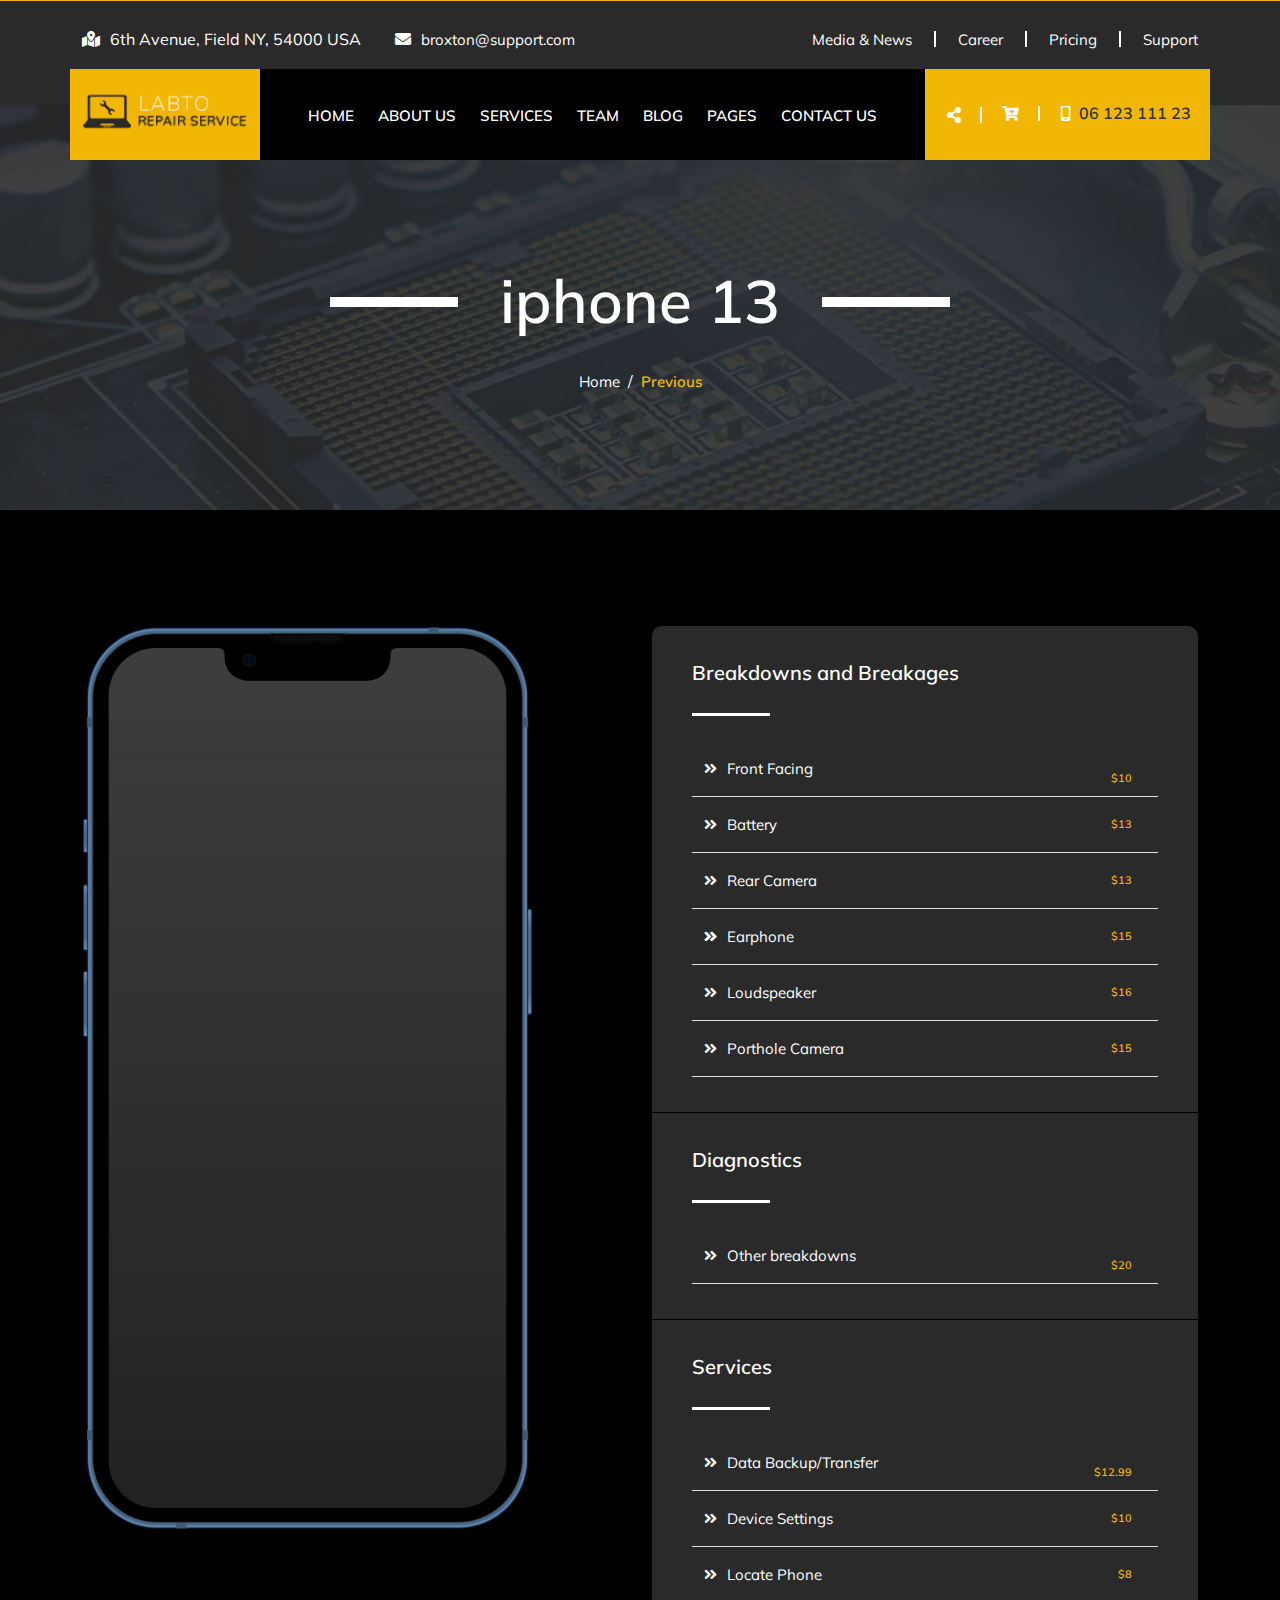
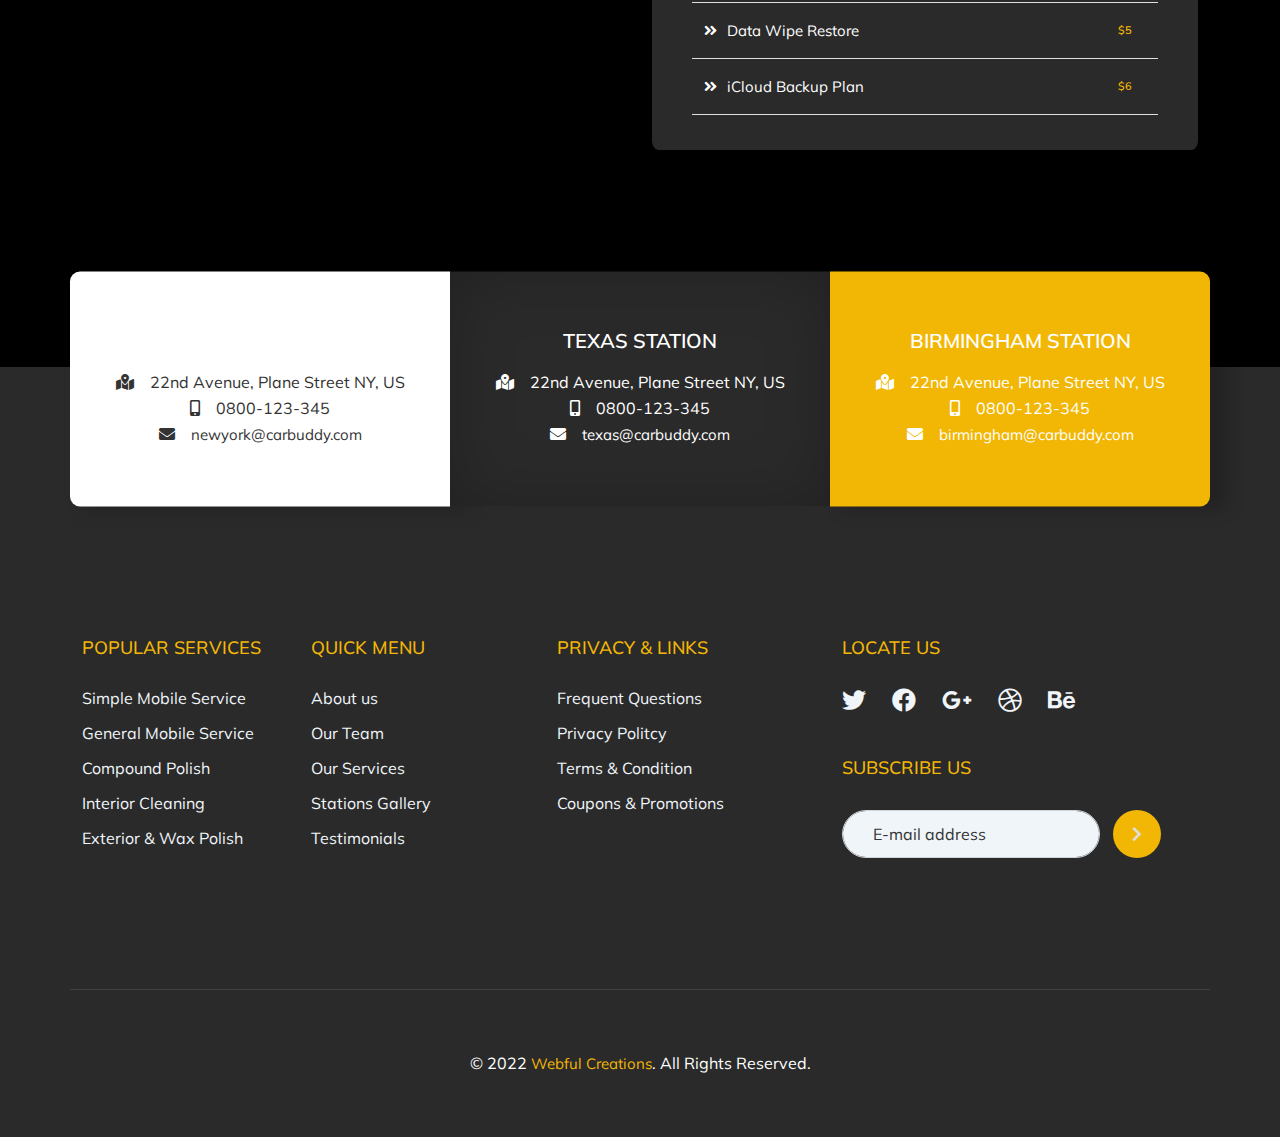
<file: HTML Template Files/iphone13.html>
<!DOCTYPE html>
<html lang="en">

<head>
	<!-- important for compatibility charset -->
	<meta charset="utf-8" />
	<meta http-equiv="x-ua-compatible" content="ie=edge">
	<meta name="viewport" content="width=device-width, initial-scale=1.0" />

	<title>Blog Template</title>

	<meta name="author" content="Webful Creations">
	<meta name="keywords" content="">
	<meta name="description" content="">

	<!-- FavIcon for Website /-->
	<link rel="shortcut icon" type="image/x-icon" href="assets/images/favicon.png">

	<!-- important for responsiveness remove to make your site non responsive. -->
	<meta name="viewport" content="width=device-width, initial-scale=1">

	<!-- Theme Styles CSS File -->
	<link rel="stylesheet" type="text/css" href="style.css" media="all" />

</head>

<body class="loaded enable-rfs">
	<div class="main-container single-service-page">
		<!----------- Header Area Starts Here ------------>
		<div class="header">
			<div id="top-line"></div>
			<div class="top-bar">
				<div class="container">
					<div class="row">

						<div class="col-sm-12 col-md-12 col-lg-6">
							<div class="left-side">
								<ul class="menu">
									<li><i class="fas fa-map-marked-alt"></i>6th Avenue, Field NY, 54000 USA</li>
									<li><i class="fas fa-envelope"></i><a href="#">broxton@support.com</a></li>
								</ul>
							</div><!-- Left Side /-->
						</div><!-- Columns /-->

						<div class="col-sm-12 col-md-12 col-lg-6 clearfix">
							<div class="right-side float-end">
								<ul class="menu">
									<li><a href="#">Media & News</a></li>
									<li><a href="#">Career</a></li>
									<li><a href="#">Pricing</a></li>
									<li class="list-group-flush"><a href="#">Support</a></li>
								</ul>
							</div>
						</div><!-- Columns /-->

					</div><!-- Row /-->
				</div><!-- Container /-->
			</div>
			<!-- Top Bar /-->
			<div class="navigation">
				<div class="container">
					<div class="row">

						<div class="col-12 col-lg-2 col-md-3 col-sm-4 bg-yel">
							<div class="logo">
								<a href="index.html">
									<img src="assets/images/logo.png" alt="Logo">
								</a>
							</div>
						</div><!-- Columns /-->

						<div class="col-12 col-lg-7 col-md-4 col-sm-4">
							<div class="nav-container clearfix">
								<nav class="navbar navbar-expand-lg navbar-light">
									<button class="navbar-toggler" type="button" data-bs-toggle="collapse"
										data-bs-target="#navbarSupportedContent" aria-controls="navbarSupportedContent"
										aria-expanded="false" aria-label="Toggle navigation">
										<i class="fas fa-bars"></i>
									</button>
									<div class="collapse navbar-collapse" id="navbarSupportedContent">
										<ul class="navbar-nav">

											<li class="nav-item dropdown">
												<a class="nav-link" href="index.html" data-bs-toggle="dropdown">Home</a>
												<div class="dropdown-menu">
													<a class="dropdown-item" href="index.html">Home</a>
												</div>
											</li>

											<li class="nav-item">
												<a class="nav-link" href="about-us.html">About Us</a>
											</li>
											<li class="nav-item dropdown">
												<a class="nav-link" href="services.html"
													data-bs-toggle="dropdown">Services</a>
												<div class="dropdown-menu">
													<a class="dropdown-item" href="services.html">Services</a>
													<!-- <a class="dropdown-item" href="fixes.html">
														Services</a> -->
														<a class="dropdown-item" href="fixes.html">Fixes</a>
												</div>
											</li>
											<li class="nav-item dropdown">
												<a class="nav-link" href="our-team.html"
													data-bs-toggle="dropdown">Team</a>
												<div class="dropdown-menu">
													<a class="dropdown-item" href="our-team.html">Team</a>
													<!-- <a class="dropdown-item" href="single-service.html">Fixes</a> -->
												</div>
											</li>
											<li class="nav-item dropdown">
												<a class="nav-link" href="#" data-bs-toggle="dropdown">Blog</a>
												<div class="dropdown-menu">
													<a class="dropdown-item" href="blog.html">Blog</a>
													<a class="dropdown-item" href="single-blog.html">Single Post
														Page</a>
												</div>
											</li>
											<li class="nav-item dropdown">
												<a href="#" class="nav-link" data-bs-toggle="dropdown">Pages</a>
												<div class="dropdown-menu">
													<a class="dropdown-item" href="about-us.html">About Us</a>
													<a class="dropdown-item" href="testimonial.html">Testimonials</a>
													<a class="dropdown-item" href="faqs.html">FAQ's</a>
													<a class="dropdown-item" href="404-error-page.html">404 Error
														Page</a>
												</div>
											</li>
											<li class="nav-item">
												<a class="nav-link" href="contact-us.html">Contact us</a>
											</li>
										</ul>
									</div>

								</nav>
							</div>
						</div><!-- Columns /-->
						<div class="col-12 col-lg-3 col-md-5 col-sm-4 bg-yel">
							<div class="nav-icons d-flex">
								<ul class="list-inline">
									<li class="list-inline-item">
										<div class="dropdown">
											<button class="btn dropdown-toggle" type="button" id="dropdownMenu2"
												data-bs-toggle="dropdown" aria-expanded="false">
												<i class="fas fa-share-alt"></i>
											</button>
											<ul class="dropdown-menu" aria-labelledby="dropdownMenu2">
												<li><a href="#"><i class="fab fa-facebook-f"></i></a></li>
												<li><a href="#"><i class="fab fa-twitter"></i></a></li>
												<li><a href="#"><i class="fab fa-instagram"></i></a></li>
												<li><a href="#"><i class="fas fa-envelope"></i></a></li>
											</ul>
										</div>

									</li>
									<li class="list-inline-item"><a href="#"><i class="fas fa-cart-plus"></i></a></li>
									<li class="list-inline-item"><a href="#"><i class="fas fa-mobile-alt"></i> <span>06
												123 111 23</span> </a></li>
									</li>
								</ul>
							</div>
						</div><!-- Columns /-->
					</div><!-- Row /-->
				</div><!-- Container /-->
			</div>
			<!-- Navigation /-->
		</div>
		<!------------- Header End /------------->

		<!------------- Top Heading Start /------------->
		<div class="top-heading dark-grey-bg spacer">
			<div class="color-overlay"></div>
			<div class="container">
				<div class="row">
					<div class="col-sm-12">
						<div class="title-section-text">
							<div class="heading">
								<ul class="list-inline text-center">
									<li class="list-inline-item">
										<hr class="align-right">
									</li>
									<li class="list-inline-item">
										<h1>iphone 13</h1>
									</li>
									<li class="list-inline-item">
										<hr>
									</li>
								</ul>

							</div>

							<nav aria-label="breadcrumb">
								<ol class="breadcrumb">
									<li class="breadcrumb-item"><a href="index.html">Home</a></li>
									<li class="breadcrumb-item active"><a href="#"> Previous</a></li>
								</ol>
							</nav><!-- Breadcrumbs /-->
						</div>
					</div><!-- Top Columns /-->
				</div>
			</div>

		</div>
		<!--top-heading End-->
		<!------------- Top Heading End /------------->

		<!------------- News Starts Here /---------------->

		<div class="our-news spacer grey-bg clearfix">

			<div class="single-post-page blog-post-page grey-bg">
				<div class="container">
					<div class="row">

						<div class="col-sm-12 col-md-12 col-lg-6 padding-between">

							<div class="row">

								<div class="col-sm-12 col-md-12 col-lg-10 col-padding-y" style="position: -webkit-sticky; position: sticky;">
									<div class="blog-box2" style="position: -webkit-sticky; position: sticky;">

										<div class="card news-wrap2" style="background-color: transparent;">
											<img src="/HTML Template Files/assets/iphones/IPhone13.png" alt="/">
											<div class="card-body news-text">
											</div>
										</div>
									</div><!-- blog-box /-->
								</div><!-- columns /-->
							</div><!-- Row /-->

						</div><!-- columns /-->

						<!--Right Container-->

						<div class="col-sm-12 col-md-12 col-lg-6">
							<div class="widget_area side-bar border-btm widget-categories">

								

								<div class="widget side-bar border-btm widget-categories">
									<h6>Breakdowns and Breakages</h6>
									<div class="content side-bar-icon">
										<ul class="list-unstyled">
											<li><a href="#">Front Facing</a><span style="color: #f2b705; background-color: transparent;margin-left:50px;right:5%;width:auto;">$10</span></li>
											<li><a href="#">Battery</a><span style="color: #f2b705; background-color: transparent;margin-left:50px;right:5%;width:auto;">$13</span></li>
											<li><a href="#">Rear Camera<span style="color: #f2b705; background-color: transparent;margin-left:50px;right:5%;width:auto;">$13</span></li>
											<li><a href="#">Earphone</a><span style="color: #f2b705; background-color: transparent;margin-left:50px;right:5%;width:auto;">$15</span></li>
											<li><a href="#">Loudspeaker</a><span style="color: #f2b705; background-color: transparent;margin-left:50px;right:5%;width:auto;">$16</span></li>
											<li><a href="#">Porthole Camera</a><span style="color: #f2b705; background-color: transparent;margin-left:50px;right:5%;width:auto;">$15</span></li>
										</ul>
									</div><!-- Widget Content /-->
								</div>
								<div class="widget side-bar border-btm widget-categories">
									<h6>Diagnostics</h6>
									<div class="content side-bar-icon">
										<ul class="list-unstyled">
											<li><a href="#">Other breakdowns</a><span style="color: #f2b705; background-color: transparent;margin-left:50px;right:5%;width:auto;">$20</span></li>
										</ul>
									</div><!-- Widget Content /-->
								</div>
								<div class="widget side-bar border-btm widget-categories">
									<h6>Services</h6>
									<div class="content side-bar-icon">
										<ul class="list-unstyled">
											<li><a href="#">Data Backup/Transfer</a><span style="color: #f2b705; background-color: transparent;margin-left:50px;right:5%;width:auto;">$12.99</span></li>
											<li><a href="#">Device Settings</a><span style="color: #f2b705; background-color: transparent;margin-left:50px;right:5%;width:auto;">$10</span></li>
											<li><a href="#">Locate Phone</a><span style="color: #f2b705; background-color: transparent;margin-left:50px;right:5%;width:auto;">$8</span></li>
											<li><a href="#">Data Wipe Restore</a><span style="color: #f2b705; background-color: transparent;margin-left:50px;right:5%;width:auto;">$5</span></li>
											<li><a href="#">iCloud Backup Plan</a><span style="color: #f2b705; background-color: transparent;margin-left:50px;right:5%;width:auto;">$6</span></li>
										</ul>
									</div><!-- Widget Content /-->
								</div>
							</div><!-- Widget Content /-->
						</div><!-- columns /-->


					</div><!-- row /-->
				</div><!-- Container /-->
			</div>
			<!-- Single Post /-->

			<div class="module100"></div>
		</div>
		<!------------- News Ends Here /------------------>

		<!------------- Location Starts Here /---------------->
		<div class="locations grey-bg">
			<div class="container">
				<div class="row">

					<div class="col-sm-12 col-md-6 col-lg-4 p-0">

						<div class="locations-text one hover-wrap">
							<h4>New York Station</h4>
							<p><i class="fas fa-map-marked-alt"></i>22nd Avenue, Plane Street NY, US</p>
							<p><i class="fas fa-mobile-alt"></i>0800-123-345</p>
							<p><i class="fas fa-envelope"></i><a href="#">newyork@carbuddy.com</a></p>
						</div>

					</div><!-- Clumns /-->

					<div class="col-sm-12 col-md-6 col-lg-4 p-0">

						<div class="locations-text two hover-wrap">
							<h4>Texas Station</h4>
							<p><i class="fas fa-map-marked-alt"></i>22nd Avenue, Plane Street NY, US</p>
							<p><i class="fas fa-mobile-alt"></i>0800-123-345</p>
							<p><i class="fas fa-envelope"></i><a href="#">texas@carbuddy.com</a></p>
						</div>

					</div><!-- Clumns /-->

					<div class="col-sm-12 col-md-12 col-lg-4 p-0">

						<div class="locations-text three hover-wrap">
							<h4>Birmingham Station</h4>
							<p><i class="fas fa-map-marked-alt"></i>22nd Avenue, Plane Street NY, US</p>
							<p><i class="fas fa-mobile-alt"></i>0800-123-345</p>
							<p><i class="fas fa-envelope"></i><a href="#">birmingham@carbuddy.com</a></p>
						</div>

					</div><!-- Clumns /-->

				</div><!-- Row /-->
			</div><!-- Container /-->
		</div>

		<!------------- Location Ends Here /---------------->


		<div class="footer">
			<div class="footer-top spacer">
				<div class="container">
					<div class="row ">

						<div class="col-lg-5 col-md-7 col-sm-12">
							<div class="footer-box Courses">
								<ul class="links  col-padding-y">
									<li>
										<h6>Popular Services</h6>
									</li>
									<li><a href="#">Simple Mobile Service</a></li>
									<li><a href="#">General Mobile Service</a></li>
									<li><a href="#">Compound Polish</a></li>
									<li><a href="#">Interior Cleaning</a></li>
									<li><a href="#">Exterior & Wax Polish</a></li>
								</ul>
								<ul class="links  col-padding-y">
									<li>
										<h6>Quick Menu</h6>
									</li>
									<li><a href="about-us.html">About us</a></li>
									<li><a href="our-team.html">Our Team</a></li>
									<li><a href="services.html">Our Services</a></li>
									<li><a href="#">Stations Gallery</a></li>
									<li><a href="testimonial.html">Testimonials</a></li>
								</ul>
							</div><!-- Footer Box /-->
						</div><!-- Columns /-->

						<div class="col-lg-3 col-md-5 col-sm-12 col-padding-y">
							<div class="footer-box Privacy">
								<ul class="links">
									<li>
										<h6>Privacy & Links</h6>
									</li>
									<li><a href="#">Frequent Questions</a></li>
									<li><a href="#">Privacy Politcy</a></li>
									<li><a href="#">Terms & Condition</a></li>
									<li><a href="#">Coupons & Promotions</a></li>
								</ul>
							</div><!-- Footer Box /-->
						</div><!-- Columns /-->

						<div class="col-lg-4 col-md-6 col-sm-12 col-padding-y">
							<div class="footer-box follow-us">
								<h6>Locate Us</h6>
								<div class="social-icons">
									<ul class="menu">
										<li><a href="#"><i class="fab fa-twitter"></i></a></li>
										<li><a href="#"><i class="fab fa-facebook"></i></a></li>
										<li><a href="#"><i class="fab fa-google-plus-g"></i></a></li>
										<li><a href="#"><i class="fab fa-dribbble"></i></a></li>
										<li><a href="#"><i class="fab fa-behance"></i></a></li>

									</ul>
								</div>
								<div class="subscribe-us">
									<h6>Subscribe Us</h6>
									<ul class="menu">
										<li>
											<input type="email" class="form-control" id="exampleInputEmail1"
												placeholder="E-mail address">
										</li>
										<li>
											<button type="submit" class="btn btn-primary"><i
													class="fas fa-chevron-right"></i></button>
										</li>
									</ul>
								</div>
							</div><!-- Footer Box /-->
						</div><!-- Columns /-->

					</div><!-- Row /-->
				</div><!-- Container /-->
			</div><!-- Footer Bottom /-->



			<div class="footer-Copyright">
				<div class="container">
					<div class="row">

						<div class="col-lg-12 col-md-12 col-sm-12">
							<div class="copyrightinfo">© 2022 <a href="https://www.webfulcreations.com/"
									target="_blank">Webful Creations</a>. All Rights Reserved.</div>
						</div>

					</div><!-- Row /-->
				</div><!-- Container /-->
			</div><!-- Footer Bottom /-->

		</div>
		<!------------ Footer Ends Here /----------->




	</div>
	<!-- Main Container /-->

	<!-- Move to Top Icon 
    	 Remove to Not Display /-->
	<a href="#" id="top" title="Go to Top">
		<i class="far fa-caret-square-up"></i>
	</a>

	<!-- Page Preloader
             Delete to Remove Preloader /-->
	<div class="preloader">
		<div class="spinner animated infinite fadeIn">
			<div class="preloader-img"></div>
		</div>
	</div><!-- Preloader /-->

	<!-- Including Jquery so All js Can run -->
	<script src="assets/js/jquery.min.js" type="text/javascript"></script>

	<!-- Including bootstrap JS so bootstrap function can work. -->
	<script src="assets/js/bootstrap.min.js" type="text/javascript"></script>

	<!-- Isotop Image Filter Gallery -->
	<script src="assets/js/isotope.pkgd.min.js" type="text/javascript"></script>

	<!-- Webful JS -->
	<script src="assets/js/template.js" type="text/javascript"></script>

</body>

</html>
</file>
<file: HTML Template Files/style.css>
/*------------------------------------------------------------------
	[Master Stylesheet]

	Author        : Ateeq Rafeeq (https://themeforest.net/user/webfulcreations/portfolio)
	Template Name : Auto Buddy Website Template
	Version       : 1.0
	CopyRight     : 2022 August @ www.webfulcreations.com


	- Main CSS file is inside assets/css/theme-style.css
-------------------------------------------------------------------*/

@import 'assets/css/animate.css';	   		   /* Including Animations CSS file */
@import 'assets/css/bootstrap.min.css';       /* Including bootstrap CSS File */
@import 'assets/css/theme-styles.css';		   /* Main Theme CSS File */
@import 'assets/css/responsive-styles.css';	   /* Main Theme CSS File */
@import 'assets/css/all.min.css';	   			/* Including Font Awesome Icons */


/**
 * Import Website Main Fonts 
 *
 * To change Fonts Get Google Fonts replace in following Link, 
 * AFter replacing below go to theme-style.css and update
 * Font Families
 *
 */
 @import url('https://fonts.googleapis.com/css2?family=Mulish:wght@400;600;700&display=swap');
/*=========================================
	Below This Line You Can add Your CSS
	Please Do not Edit Files above if you 
	are not sure what you are doing!
==========================================*/
</file>
